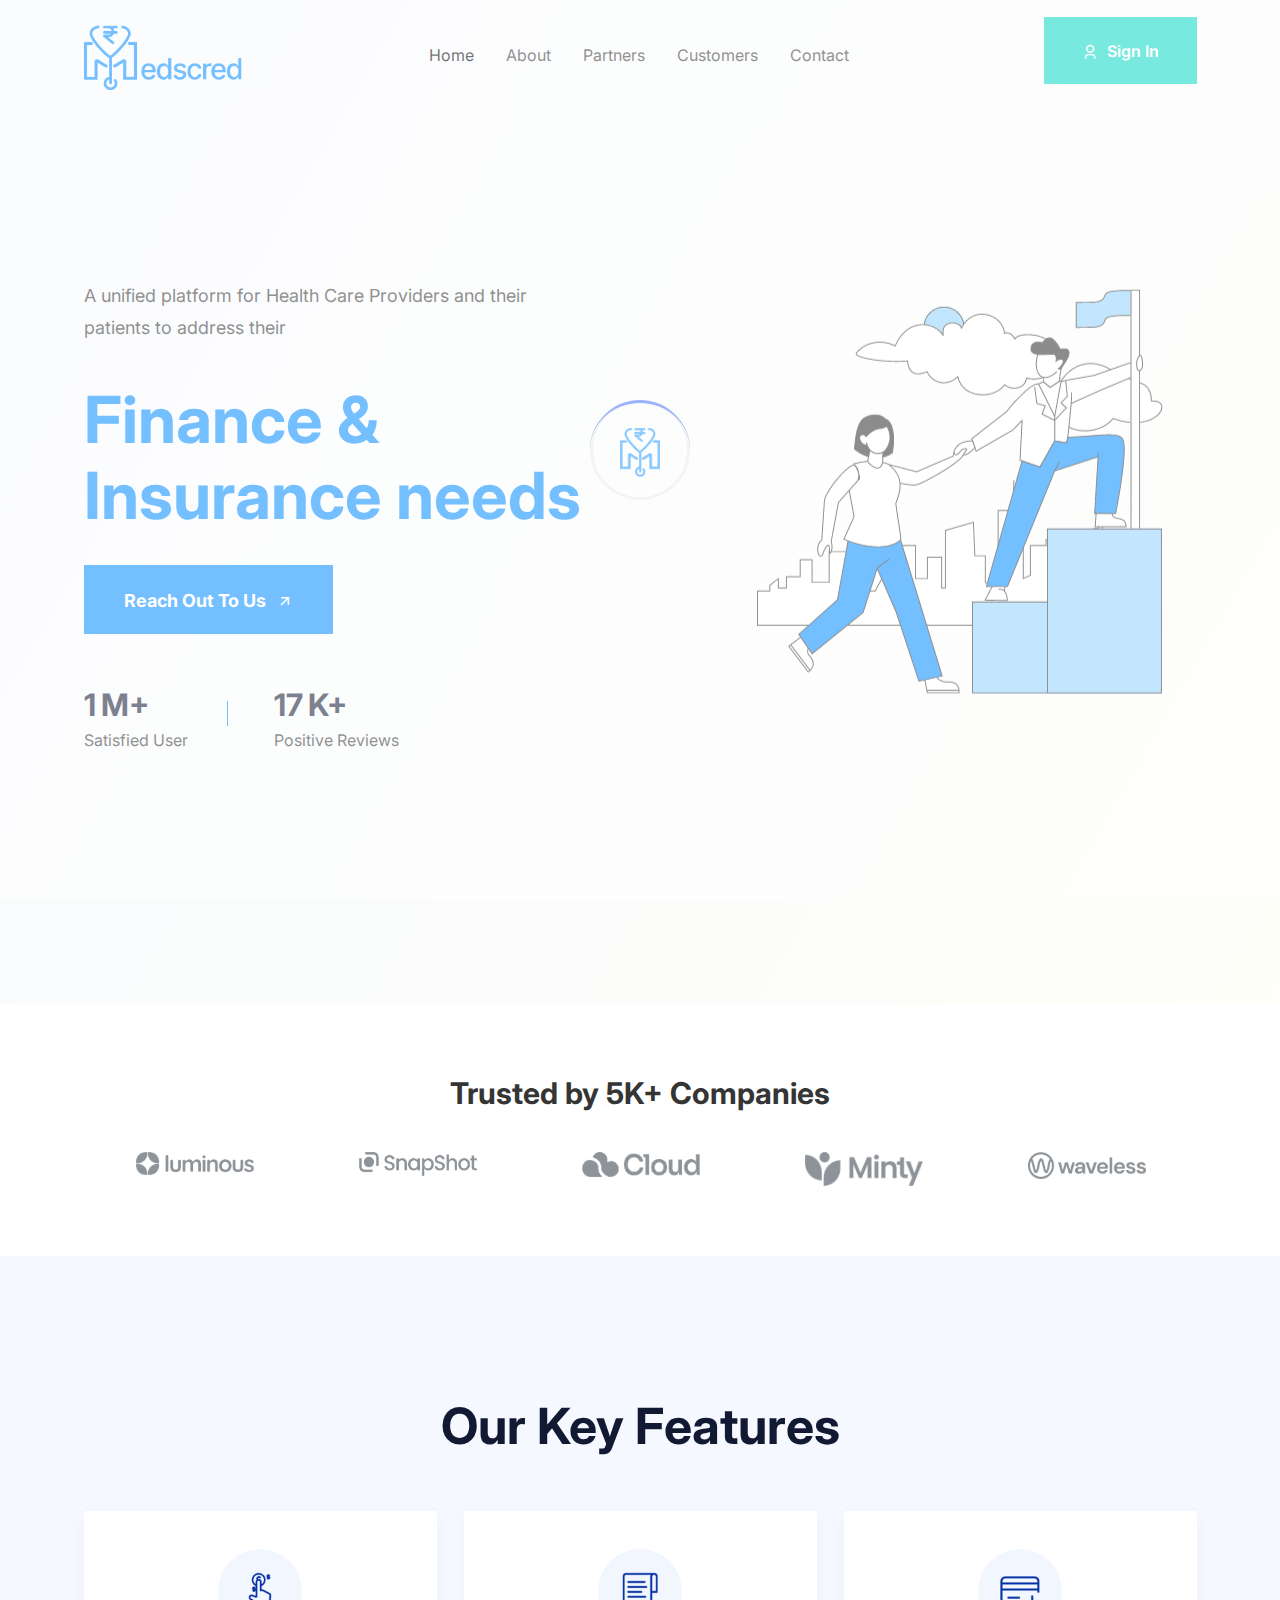
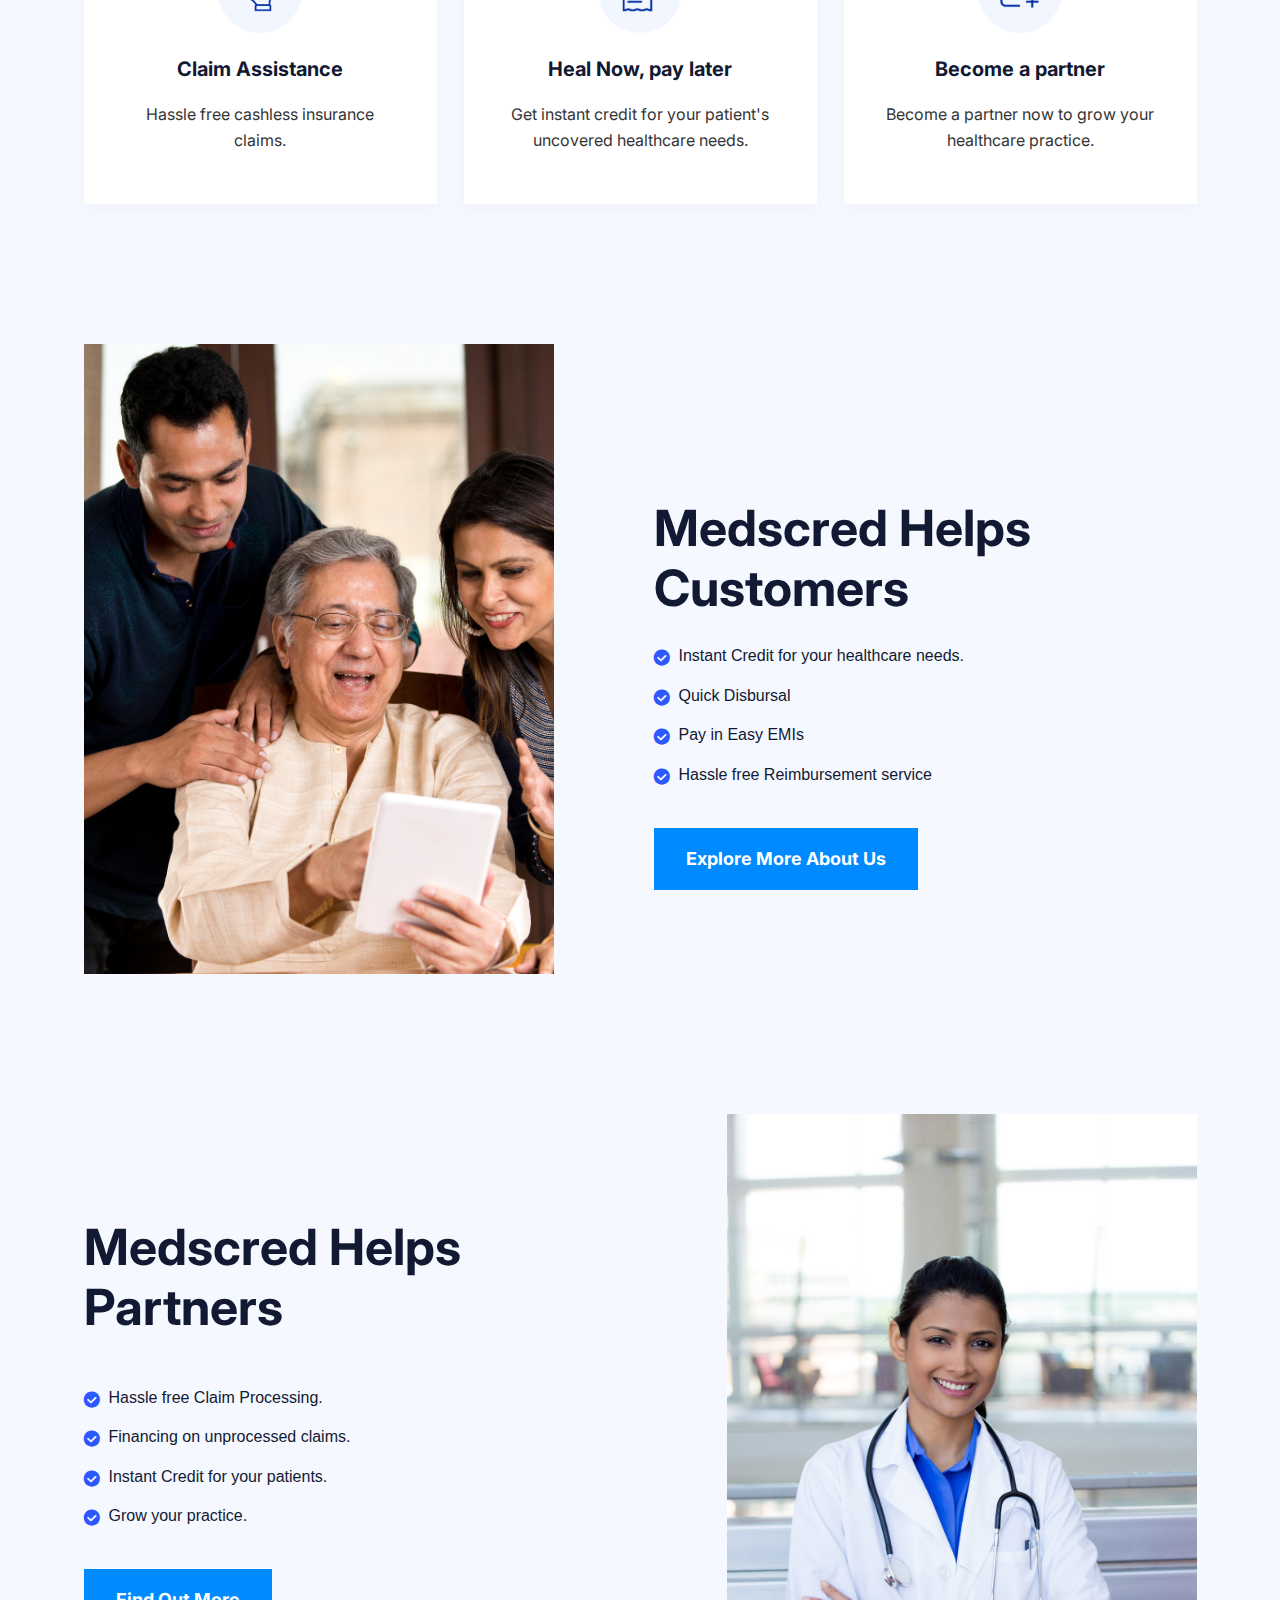
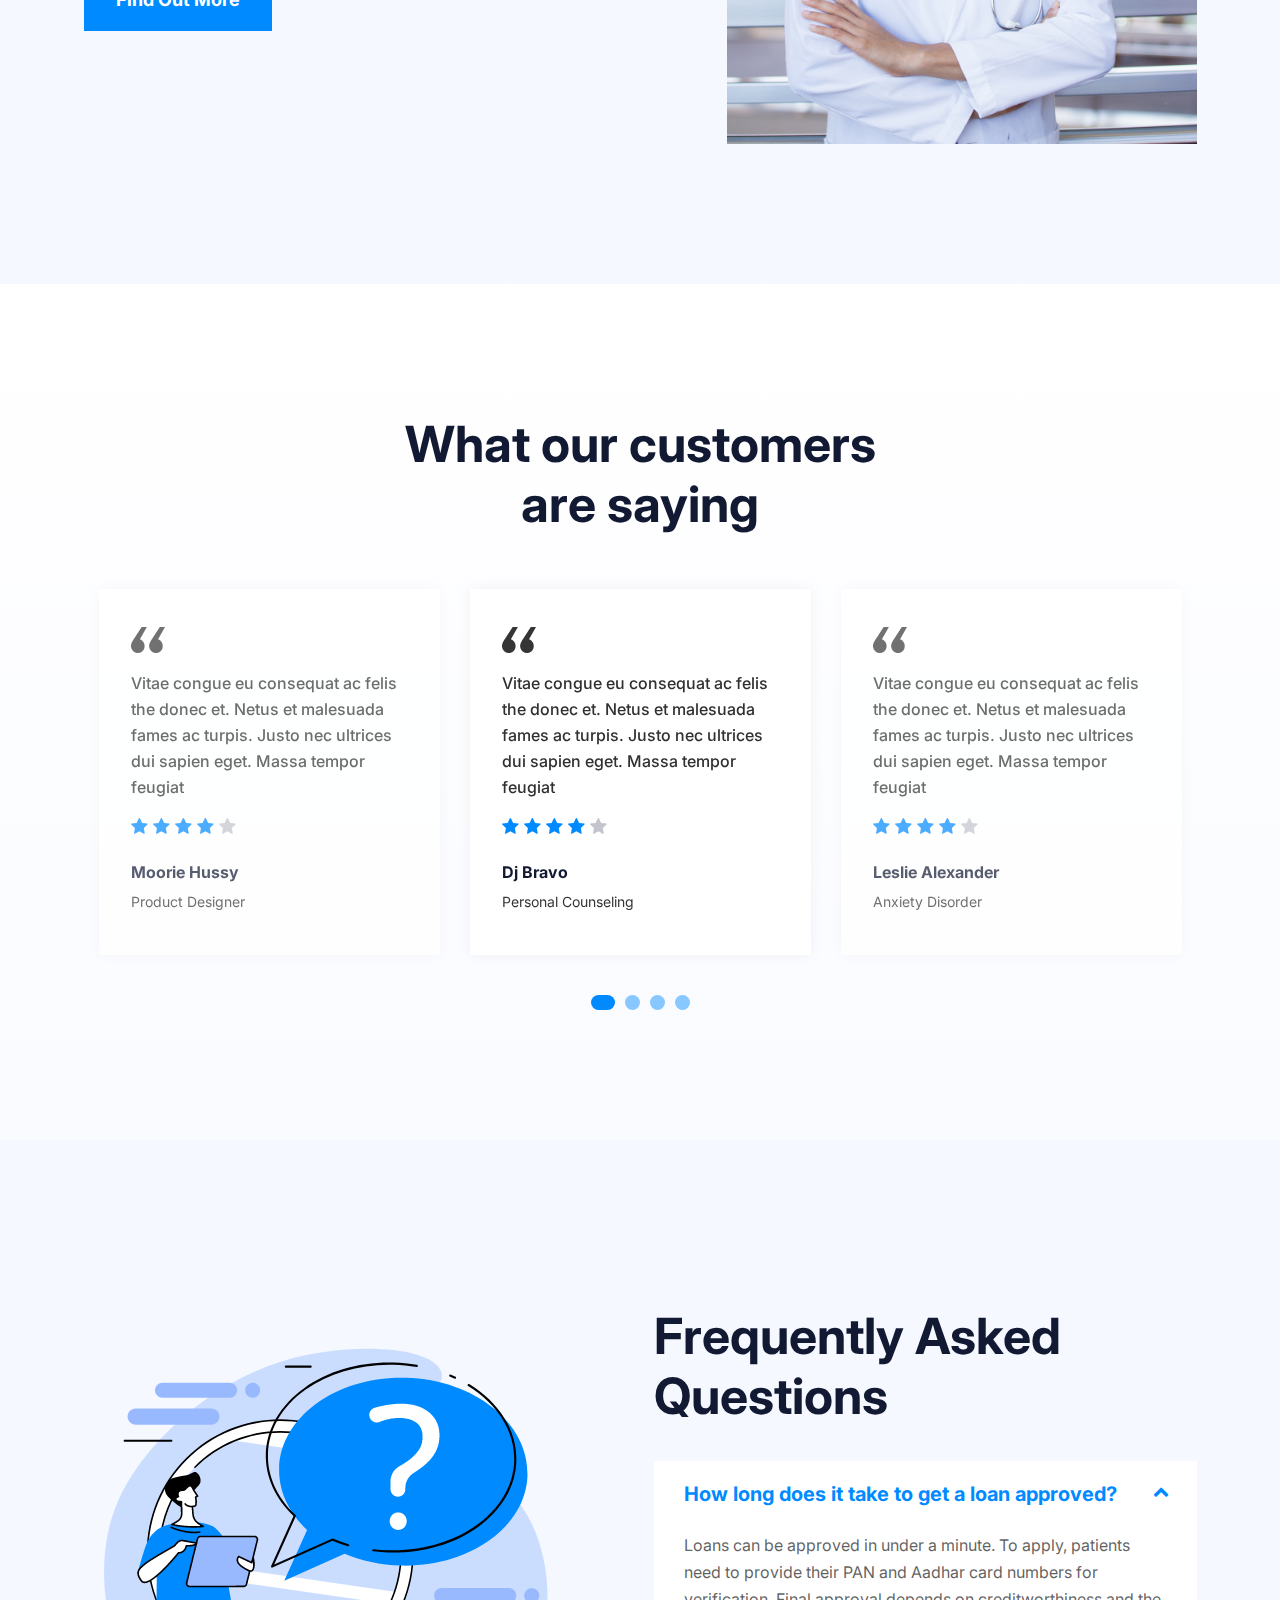
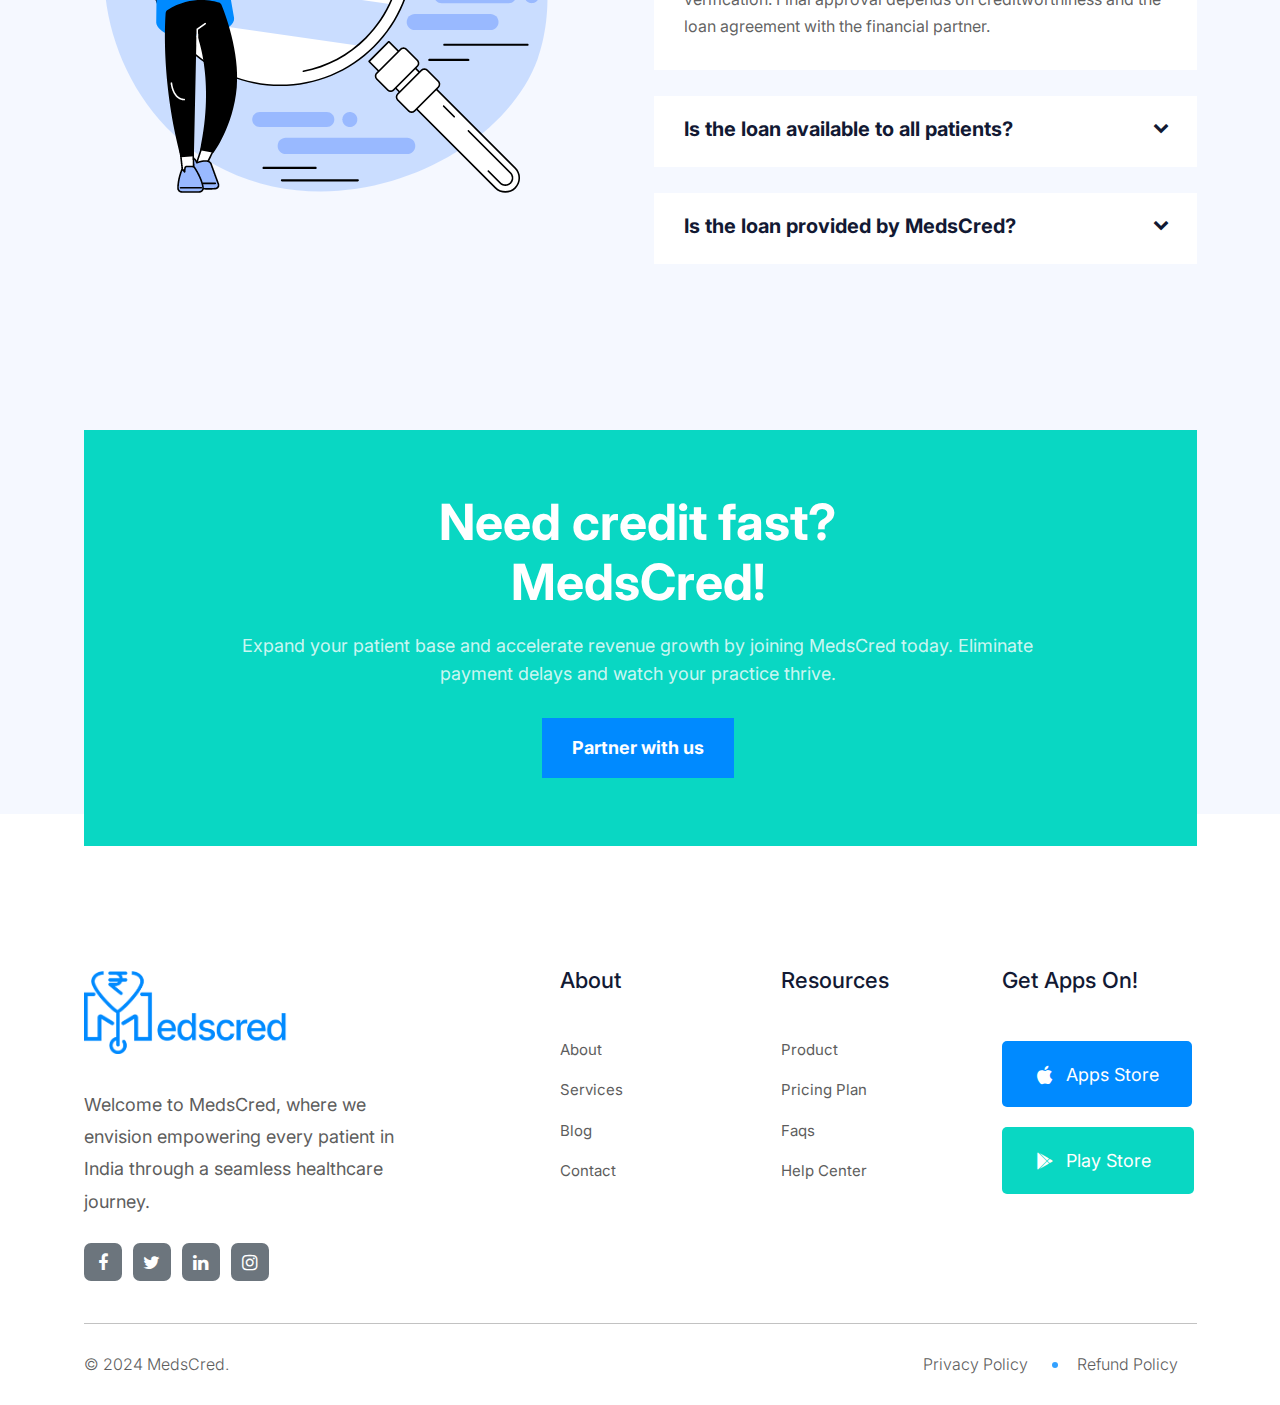
<file: index.html>
<!DOCTYPE html>
<html lang="zxx">

<head>
	<!-- meta tag -->
	<meta charset="utf-8">
	<title>Medscred | Healthcare Finance & Insurance Platform</title>
	<meta name="description" content="">
	<!-- responsive tag -->
	<meta http-equiv="x-ua-compatible" content="ie=edge">
	<meta name="viewport" content="width=device-width, initial-scale=1">
	<!-- favicon -->
	<link rel="apple-touch-icon" href="apple-touch-icon.html">

	<link rel="shortcut icon" type="image/x-icon" href="assets/images/fav.png">
	<!-- Bootstrap v4.4.1 css -->
	<link rel="stylesheet" type="text/css" href="assets/css/bootstrap.min.css">
	<!-- font-awesome css -->
	<link rel="stylesheet" type="text/css" href="assets/css/font-awesome.min.css">
	<!-- Remixicon css -->
	<link rel="stylesheet" type="text/css" href="assets/css/remixicon.css">
	<!-- flaticon css -->
	<link rel="stylesheet" type="text/css" href="assets/fonts/flaticon.css">
	<!-- animate css -->
	<link rel="stylesheet" type="text/css" href="assets/css/animate.css">
	<!-- slick css -->
	<link rel="stylesheet" type="text/css" href="assets/css/slick.css">
	<!-- off canvas css -->
	<link rel="stylesheet" type="text/css" href="assets/css/off-canvas.css">
	<!-- magnific popup css -->
	<link rel="stylesheet" type="text/css" href="assets/css/magnific-popup.css">
	<!-- Main Menu css -->
	<link rel="stylesheet" href="assets/css/rsmenu-main.css">
	<!-- spacing css -->
	<link rel="stylesheet" type="text/css" href="assets/css/rs-spacing.css">
	<!-- style css -->
	<link rel="stylesheet" type="text/css" href="style.css">
	<!-- This stylesheet dynamically changed from style.less -->
	<!-- responsive css -->
	<link rel="stylesheet" type="text/css" href="assets/css/responsive.css">

</head>

<body class="defult-home">

	<div class="offwrap"></div>

	<!--Preloader start here-->
	<div id="pre-load">
		<div id="loader" class="loader">
			<div class="loader-container">
				<div class="loader-icon"><img src="assets/images/fav.png" alt=""></div>
			</div>
		</div>
	</div>
	<!--Preloader area end here-->

	<!-- Main content Start -->
	<div class="main-content">

		<!--Full width header Start-->
		<div class="full-width-header">
			<!--Header Start-->
			<header id="rs-header" class="rs-header header-style2 header-transparent">
				<!-- Menu Start -->
				<div class="menu-area menu-sticky">
					<div class="container">
						<div class="row-table">
							<div class="col-cell header-logo">
								<div class="logo-area">
									<a href="index.html">
										<img class="normal-logo" width="160px" src="assets/images/logo/logo.png"
											alt="logo">
										<img class="sticky-logo" width="160px" src="assets/images/logo/logo.png"
											alt="logo">
									</a>
								</div>
							</div>
							<div class="col-cell">
								<div class="rs-menu-area">
									<div class="main-menu">
										<nav class="rs-menu hidden-md">
											<nav class="rs-menu hidden-md">
												<ul class="nav-menu">
													<li class="current-menu-item">
														<a href="index.html">Home</a>
													</li>
													<li class="">
														<a href="about.html">About</a>
													</li>
													<li class="">
														<a href="partners.html">Partners</a>
													</li>
													<li class="">
														<a href="customers.html">Customers</a>
													</li>
													<li class="last-item">
														<a href="contact.html">Contact</a>
													</li>
												</ul> <!-- //.nav-menu -->
											</nav> <!-- //.nav-menu -->
										</nav>
									</div> <!-- //.main-menu -->
								</div>
							</div>
							<div class="col-cell">
								<div class="expand-btn-inner">
									<ul>
										<li class="btn-signin">
											<a class="signin-button" href="contact-1.html">
												<span class="sign-text"><i class="ri-user-3-line"></i> Sign In </span>
											</a>
										</li>
										<li class="nav-link">
											<a id="nav-expander" class="nav-expander bar" href="#">
												<div class="bar">
													<span class="dot1"></span>
													<span class="dot2"></span>
													<span class="dot3"></span>
												</div>
											</a>
										</li>
									</ul>
								</div>
							</div>
						</div>
					</div>
				</div>
				<!-- Menu End -->

				<!-- Canvas Mobile Menu start -->
				<nav class="right_menu_togle mobile-navbar-menu" id="mobile-navbar-menu">
					<div class="close-btn">
						<a id="nav-close2" class="nav-close">
							<div class="line">
								<span class="line1"></span>
								<span class="line2"></span>
							</div>
						</a>
					</div>
					<ul class="nav-menu">
						<li class="menu-item-has-children current-menu-item">
							<a href="index.html">Home</a>
							<ul class="sub-menu">
								<li class="menu-item-has-children current-menu-item">
									<a href="#">Demo Homepages</a>
									<ul class="sub-menu">
										<li><a href="index.html">SEO Tools</a></li>
										<li><a href="index-2.html">Music Player Apps</a></li>
										<li><a href="index-3.html">Cloud Computing</a></li>
										<li><a href="index-4.html">Cyber Security</a></li>
										<li class="active"><a href="index-5.html">Payment Solution</a></li>
										<li><a href="index-6.html">HR Management</a></li>
										<li><a href="index-7.html">Scheduling</a></li>
										<li><a href="index-8.html">Ecommerce CRM Software</a></li>
									</ul>
								</li>
								<li class="menu-item-has-children">
									<a href="#">Demo Homepages</a>
									<ul class="sub-menu">
										<li><a href="index-9.html">Video Conference</a></li>
										<li><a href="index-10.html">UI Kit Landing Page</a></li>
										<li><a href="index-11.html">To-Do Apps</a></li>
										<li><a href="index-12.html">Smart Home Apps</a></li>
										<li><a href="index-13.html">Customer Support</a></li>
										<li><a href="index-14.html">Video Editor Apps</a></li>
										<li><a href="index-15.html">Wallet App</a></li>
									</ul>
								</li>
							</ul>
						</li>
						<li class="menu-item-has-children">
							<a href="#">About</a>
							<ul class="sub-menu">
								<li><a href="about-1.html">About 1</a></li>
								<li><a href="about-2.html">About 2</a></li>
								<li><a href="about-3.html">About 3</a></li>
							</ul>
						</li>
						<li class="menu-item-has-children">
							<a href="#">Pages</a>
							<ul class="sub-menu">
								<li class="last-item menu-item-has-children">
									<a href="#">Services</a>
									<ul class="sub-menu">
										<li><a href="services-1.html">Services 1</a></li>
										<li><a href="services-2.html">Services 2</a></li>
										<li><a href="services-details.html">Services Details</a></li>
									</ul>
								</li>
								<li><a href="testimonial.html">Testimonial</a></li>
								<li><a href="faqs.html">Faqs</a></li>
								<li><a href="price-plan.html">Price Plan</a></li>
								<li><a href="error-404.html">error 404</a></li>
							</ul>
						</li>
						<li class="menu-item-has-children">
							<a href="#">Blog</a>
							<ul class="sub-menu">
								<li><a href="blog.html">Blog</a></li>
								<li><a href="blog-details.html">Blog Details</a></li>
							</ul>
						</li>
						<li class="last-item menu-item-has-children">
							<a href="#">Contact</a>
							<ul class="sub-menu">
								<li><a href="contact-1.html">Contact 1</a></li>
								<li><a href="contact-2.html">Contact 2</a></li>
								<li><a href="contact-3.html">Contact 3</a></li>
								<li><a href="contact-4.html">Contact 4</a></li>
							</ul>
						</li>
					</ul> <!-- //.nav-menu -->
					<!-- //.nav-menu -->

					<!-- //.nav-menu -->
					<div class="canvas-contact">
						<ul>
							<li class="btn-signin">
								<a class="signin-button" href="contact-1.html">
									<span class="sign-text"><i class="ri-user-3-line"></i> Sign In </span>
								</a>
							</li>
							<li class="btn-quote">
								<a href="contact-1.html"><span class="btn-text"><i class="ri-download-line"></i>
										Download</span></a>
							</li>
						</ul>
					</div>
				</nav>
				<!-- Canvas Menu end -->
			</header>
			<!--Header End-->
		</div>
		<!--Full width header End-->

		<!-- Banner Start -->
		<div class="rs-banner banner-style3">
			<div class="container">
				<div class="row">
					<div class="col-lg-6 rs-banner-box2">
						<div class="content-wrap">
							<div class="description">
								<p>
									A unified platform for Health Care
									Providers and their patients to address their
								</p>
							</div>
							<h1 class="title">Finance & Insurance needs</h1>
							<ul class="banner-btn">
								<li>
									<a class="readon started blue-normal" href="contact.html">
										<span class="btn-text">Reach Out To Us</span>
										<i class="ri-arrow-right-up-line"></i>
									</a>
								</li>
								<!-- <li>
									<div class="rs-videos mt--10">
										<div class="animate-border intro-video">
											<a class="popup-border popup-videos"
												href="https://www.youtube.com/watch?v=FMvA5fyZ338">
												<span class="btn-text">Intro Video</span>
												<i class="ri-arrow-right-up-line"></i>
											</a>
										</div>
									</div>
								</li> -->
							</ul>
							<!-- Counter Start -->
							<div class="rs-counter counter-style1 counter-modify1 mt-45">
								<div class="row">
									<div class="col-lg-4 col-md-4 md-mb-30">
										<div class="rs-counter-list">
											<div class="counter-right-border"></div>
											<div class="count-text">
												<div class="count-number">
													<span class="rs-count">5</span>
													<span class="prefix">M+</span>
												</div>
												<span class="title">Satisfied User</span>
											</div>
										</div>
									</div>
									<div class="col-lg-4 col-md-4">
										<div class="rs-counter-list">
											<div class="count-text">
												<div class="count-number">
													<span class="rs-count">80</span>
													<span class="prefix">K+</span>
												</div>
												<span class="title">Positive Reviews</span>
											</div>
										</div>
									</div>
								</div>
							</div>
							<!-- Counter End -->
						</div>
					</div>
					<div class="col-lg-6 rs-banner-box1">
						<div class="bnr-images">
							<div class="main-img">
								<div class="woman-img">
									<img class="wow fadeInUp" src="assets/images/home-section-customer-4.png" alt="">
									<!-- <div class="circle">
										<img src="assets/images/banner/style3/circle.png" alt="">
									</div> -->
									<!-- <div class="animate-shape one">
										<img class="veritcal2" src="assets/images/home-arrow-1.png" alt="">
									</div> -->
									<!-- <div class="animate-shape three">
										<img class="horizontal2" src="assets/images/home-arrow-1.png" alt="">
									</div> -->
								</div>
							</div>
						</div>
					</div>
				</div>
			</div>
		</div>
		<!-- Banner End -->

		<!-- Partner Start -->
		<div class="rs-partner partner-style2 partner-modify1 pt-70 pb-70">
			<div class="container">
				<div class="sec-title text-center mb-40">
					<h3 class="title title3">
						Trusted by 5K+ Companies
					</h3>
				</div>
				<div class="slider partner-slide-1">
					<div class="partner-item">
						<div class="logo-img">
							<a href="https://rstheme.com/">
								<img class="mains-logos rs-grid-img " src="assets/images/partner/style1/1.png" title=""
									alt="">
							</a>
						</div>
					</div>
					<div class="partner-item">
						<div class="logo-img">
							<a href="https://rstheme.com/">
								<img class="mains-logos rs-grid-img " src="assets/images/partner/style1/2.png" title=""
									alt="">
							</a>
						</div>
					</div>
					<div class="partner-item">
						<div class="logo-img">
							<a href="https://rstheme.com/">
								<img class="mains-logos rs-grid-img " src="assets/images/partner/style1/3.png" title=""
									alt="">
							</a>
						</div>
					</div>
					<div class="partner-item">
						<div class="logo-img">
							<a href="https://rstheme.com/">
								<img class="mains-logos rs-grid-img " src="assets/images/partner/style1/4.png" title=""
									alt="">
							</a>
						</div>
					</div>
					<div class="partner-item">
						<div class="logo-img">
							<a href="https://rstheme.com/">
								<img class="mains-logos rs-grid-img " src="assets/images/partner/style1/5.png" title=""
									alt="">
							</a>
						</div>
					</div>
					<div class="partner-item">
						<div class="logo-img">
							<a href="https://rstheme.com/">
								<img class="mains-logos rs-grid-img " src="assets/images/partner/style1/1.png" title=""
									alt="">
							</a>
						</div>
					</div>
					<div class="partner-item">
						<div class="logo-img">
							<a href="https://rstheme.com/">
								<img class="mains-logos rs-grid-img " src="assets/images/partner/style1/2.png" title=""
									alt="">
							</a>
						</div>
					</div>
					<div class="partner-item">
						<div class="logo-img">
							<a href="https://rstheme.com/">
								<img class="mains-logos rs-grid-img " src="assets/images/partner/style1/3.png" title=""
									alt="">
							</a>
						</div>
					</div>
					<div class="partner-item">
						<div class="logo-img">
							<a href="https://rstheme.com/">
								<img class="mains-logos rs-grid-img " src="assets/images/partner/style1/4.png" title=""
									alt="">
							</a>
						</div>
					</div>
					<div class="partner-item">
						<div class="logo-img">
							<a href="https://rstheme.com/">
								<img class="mains-logos rs-grid-img " src="assets/images/partner/style1/5.png" title=""
									alt="">
							</a>
						</div>
					</div>
				</div>
			</div>
		</div>
		<!-- Partner End -->

		<!-- Services Section Start -->
		<div class="rs-services services-style2 gray-bg4 pt-140 pb-140 md-pt-80 md-pb-80">
			<div class="container">
				<div class="sec-title text-center mb-55 md-mb-35">
					<h2 class="title">
						Our Key Features
					</h2>
				</div>
				<div class="row">
					<div class="col-xl-4 col-md-6 xl-mb-30">
						<div class="services-item">
							<div class="services-wrap">
								<div class="services-icon">
									<img src="assets/images/services/style3/ser-1.png" alt="Images">
								</div>
								<div class="services-content">
									<h4 class="title"><a href="services-details.html">Claim Assistance</a></h4>
									<p class="services-txt">Hassle free cashless insurance <br> claims.</p>
								</div>
							</div>
						</div>
					</div>
					<div class="col-xl-4 col-md-6 xl-mb-30">
						<div class="services-item">
							<div class="services-wrap">
								<div class="services-icon">
									<img src="assets/images/services/style3/ser-2.png" alt="Images">
								</div>
								<div class="services-content">
									<h4 class="title"><a href="services-details.html">Heal Now, pay later</a></h4>
									<p class="services-txt">Get instant credit for your patient's uncovered healthcare
										needs.</p>
								</div>
							</div>
						</div>
					</div>
					<div class="col-xl-4 col-md-6 sm-mb-30">
						<div class="services-item">
							<div class="services-wrap">
								<div class="services-icon">
									<img src="assets/images/services/style3/ser-3.png" alt="Images">
								</div>
								<div class="services-content">
									<h4 class="title"><a href="services-details.html">Become a partner</a></h4>
									<p class="services-txt">Become a partner now to grow your healthcare practice.</p>
								</div>
							</div>
						</div>
					</div>
					<!-- <div class="col-xl-3 col-md-6">
			    			<div class="services-item">
			    				<div class="services-wrap">
				    				<div class="services-icon">
				    					<img src="assets/images/services/style3/ser-4.png" alt="Images">
				    				</div>
				    				<div class="services-content">
				    					<h4 class="title"><a href="services-details.html">Get daily rewards</a></h4>
				    					<p class="services-txt">Ac orci phasellus egestas tellus rutrum duis the intro</p>
				    				</div>
			    				</div>
			    			</div>
			    		</div> -->
				</div>
			</div>
			<!-- Features Start -->
			<div class="rs-feature feature-style2 pt-140 md-pt-80">
				<div class="container">
					<div class="row y-middle">
						<div class="col-lg-6">
							<div class="feature-main">
								<img src="assets/images/home-section-customer.png" alt="Images">
								<!-- <div class="multi-img one">
									<img class="horizontal3" src="assets/images/feature/style2/card1.png" alt="Images">
								</div> -->
							</div>
						</div>
						<div class="col-lg-6 p-50">
							<div class="sec-title mt-80">
								<h3 class="title pb-25">
									Medscred Helps Customers
								</h3>
								<p class="desc">
								<ul class="check-lists">
									<li class="list-item">
										<span class="icon-list-icon">
											<i class="fa fa-check-circle"></i>
										</span>
										<span class="list-text">Instant Credit for your healthcare needs.</span>
									</li>
									<li class="list-item">
										<span class="icon-list-icon">
											<i class="fa fa-check-circle"></i>
										</span>
										<span class="list-text">Quick Disbursal</span>
									</li>
									<li class="list-item">
										<span class="icon-list-icon">
											<i class="fa fa-check-circle"></i>
										</span>
										<span class="list-text">Pay in Easy EMIs</span>
									</li>
									<li class="list-item">
										<span class="icon-list-icon">
											<i class="fa fa-check-circle"></i>
										</span>
										<span class="list-text">Hassle free Reimbursement service</span>
									</li>
								</ul>
								</p>
								<div class="btn-part mt-35">
									<a class="readon started blue-normal get-free" href="about.html">
										<span class="btn-text">Explore More About Us</span>
									</a>
								</div>
							</div>
						</div>
					</div>
					<div class="features-manage pt-140 md-pt-70">
						<div class="row y-middle">
							<div class="col-lg-6 md-mb-50">
								<div class="sec-title">
									<h2 class="title pb-25">
										Medscred Helps Partners
									</h2>
									<p class="desc pb-23">
									<ul class="check-lists">
										<li class="list-item">
											<span class="icon-list-icon">
												<i class="fa fa-check-circle"></i>
											</span>
											<span class="list-text">Hassle free Claim Processing.</span>
										</li>
										<li class="list-item">
											<span class="icon-list-icon">
												<i class="fa fa-check-circle"></i>
											</span>
											<span class="list-text">Financing on unprocessed claims.</span>
										</li>
										<li class="list-item">
											<span class="icon-list-icon">
												<i class="fa fa-check-circle"></i>
											</span>
											<span class="list-text">Instant Credit for your patients.</span>
										</li>
										<li class="list-item">
											<span class="icon-list-icon">
												<i class="fa fa-check-circle"></i>
											</span>
											<span class="list-text">Grow your practice.</span>
										</li>
									</ul>
									</p>
									<div class="btn-part mt-35">
										<a class="readon started blue-normal get-free" href="about.html">
											<span class="btn-text">Find Out More</span>
										</a>
									</div>
								</div>
							</div>
							<div class="col-lg-6">
								<div class="feature-main text-right">
									<img src="assets/images/home-section-customer-2.png" alt="Images">
									<!-- <div class="multi-img two">
										<img class="horizontal3" src="assets/images/feature/style2/shape-1.png"
											alt="Images">
									</div>
									<div class="multi-img three">
										<img class="horizontal4" src="assets/images/feature/style2/shape-2.png"
											alt="Images">
									</div> -->
								</div>
							</div>
						</div>
					</div>
				</div>
			</div>
			<!-- Features End -->
		</div>
		<!-- Services Section End -->

		<!-- Testimonial Section End -->
		<div class="rs-testimonial testimonial-style2 testimonial-modify2 gray-bg5 pt-130 pb-170 md-pt-80 md-pb-120">
			<div class="container custom4">
				<div class="sec-title text-center mb-45">
					<h2 class="title">
						What our customers<br>
						are saying
					</h2>
				</div>
				<div class="slider testi-slide-1">
					<div class="testi-item">
						<div class="item-content">
							<span>
								<img class="normal-logo" src="assets/images/testimonial/style1/quote-1.png"
									alt="Testimonial">
								<img class="hover-logo" src="assets/images/testimonial/style1/quote-4.png"
									alt="Testimonial">
							</span>
							<p>Vitae congue eu consequat ac felis the donec et. Netus et malesuada fames ac turpis.
								Justo nec ultrices dui sapien eget. Massa tempor feugiat</p>
						</div>
						<div class="testi-content">
							<div class="rattings">
								<i class="fa fa-star"></i>
								<i class="fa fa-star"></i>
								<i class="fa fa-star"></i>
								<i class="fa fa-star"></i>
								<i class="fa fa-star star-color"></i>
							</div>
							<div class="testi-information">
								<div class="testi-name">Dj Bravo</div>
								<span class="testi-title">Personal Counseling</span>
							</div>
						</div>
					</div>
					<div class="testi-item">
						<div class="item-content">
							<span>
								<img class="normal-logo" src="assets/images/testimonial/style1/quote-1.png"
									alt="Testimonial">
								<img class="hover-logo" src="assets/images/testimonial/style1/quote-4.png"
									alt="Testimonial">
							</span>
							<p>Vitae congue eu consequat ac felis the donec et. Netus et malesuada fames ac turpis.
								Justo nec ultrices dui sapien eget. Massa tempor feugiat</p>
						</div>
						<div class="testi-content">
							<div class="rattings">
								<i class="fa fa-star"></i>
								<i class="fa fa-star"></i>
								<i class="fa fa-star"></i>
								<i class="fa fa-star"></i>
								<i class="fa fa-star star-color"></i>
							</div>
							<div class="testi-information">
								<div class="testi-name">Leslie Alexander</div>
								<span class="testi-title">Anxiety Disorder</span>
							</div>
						</div>
					</div>
					<div class="testi-item">
						<div class="item-content">
							<span>
								<img class="normal-logo" src="assets/images/testimonial/style1/quote-1.png"
									alt="Testimonial">
								<img class="hover-logo" src="assets/images/testimonial/style1/quote-4.png"
									alt="Testimonial">
							</span>
							<p>Vitae congue eu consequat ac felis the donec et. Netus et malesuada fames ac turpis.
								Justo nec ultrices dui sapien eget. Massa tempor feugiat</p>
						</div>
						<div class="testi-content">
							<div class="rattings">
								<i class="fa fa-star"></i>
								<i class="fa fa-star"></i>
								<i class="fa fa-star"></i>
								<i class="fa fa-star"></i>
								<i class="fa fa-star star-color"></i>
							</div>
							<div class="testi-information">
								<div class="testi-name">Moorie Hussy</div>
								<span class="testi-title">Product Designer</span>
							</div>
						</div>
					</div>
					<div class="testi-item">
						<div class="item-content">
							<span>
								<img class="normal-logo" src="assets/images/testimonial/style1/quote-1.png"
									alt="Testimonial">
								<img class="hover-logo" src="assets/images/testimonial/style1/quote-4.png"
									alt="Testimonial">
							</span>
							<p>Vitae congue eu consequat ac felis the donec et. Netus et malesuada fames ac turpis.
								Justo nec ultrices dui sapien eget. Massa tempor feugiat</p>
						</div>
						<div class="testi-content">
							<div class="rattings">
								<i class="fa fa-star"></i>
								<i class="fa fa-star"></i>
								<i class="fa fa-star"></i>
								<i class="fa fa-star"></i>
								<i class="fa fa-star star-color"></i>
							</div>
							<div class="testi-information">
								<div class="testi-name">Moorie Hussy</div>
								<span class="testi-title">Product Designer</span>
							</div>
						</div>
					</div>
				</div>
			</div>
		</div>
		<!-- Testimonial Section End -->

		<!-- Faq Section Start -->
		<div class="rs-faq faq-style2 gray-bg4 pt-130 md-pt-80">
			<div class="container">
				<div class="row y-middle">
					<div class="col-lg-6 md-mb-50">
						<div class="faq-img">
							<img src="assets/images/home-section-customer-3.png" alt="">
						</div>
					</div>
					<div class="col-lg-6">
						<div class="sec-title mb-35">
							<h2 class="title">
								Frequently Asked Questions
							</h2>
						</div>
						<div class="faq-content">
							<div id="accordion" class="accordion">
								<div class="card">
									<div class="card-header">
										<a class="card-link" href="#" data-bs-toggle="collapse"
											data-bs-target="#collapseOne" aria-expanded="true">How long does it take to
											get a loan approved?</a>
									</div>
									<div id="collapseOne" class="collapse show" data-bs-parent="#accordion">
										<div class="card-body">
											Loans can be approved in under a minute. To apply, patients need to provide
											their PAN and Aadhar card numbers for
											verification. Final approval depends on creditworthiness and the loan
											agreement with the financial partner.
										</div>
									</div>
								</div>
								<div class="card">
									<div class="card-header">
										<a class="card-link collapsed" href="#" data-bs-toggle="collapse"
											data-bs-target="#collapseTwo" aria-expanded="false">Is the loan available to
											all patients?</a>
									</div>
									<div id="collapseTwo" class="collapse" data-bs-parent="#accordion" style="">
										<div class="card-body">
											Loan eligibility is determined by the financial institution partner after
											verifying PAN and Aadhar details.
										</div>
									</div>
								</div>
								<div class="card">
									<div class="card-header">
										<a class="card-link collapsed" href="#" data-bs-toggle="collapse"
											data-bs-target="#collapseThree" aria-expanded="false">Is the loan provided
											by MedsCred?</a>
									</div>
									<div id="collapseThree" class="collapse" data-bs-parent="#accordion" style="">
										<div class="card-body">
											We collaborate with multiple RBI-registered financial institutions and NBFCs
											to provide credit options for your
											patients.
										</div>
									</div>
								</div>
							</div>
						</div>
					</div>
				</div>
			</div>
			<!-- Cta Start -->
			<div class="rs-cta cta-style2 cta-modify2 ">
				<div class="container custom5">
					<div class="cta-wrap " style="margin-bottom: 140px;background-color:#09D7C3;background-image:none">
						<div class="sec-title text-center">
							<h2 class="title white-color pb-20">
								Need credit fast?<br> MedsCred!
							</h2>
							<p class="desc desc3">
								Expand your patient base and accelerate revenue growth by joining MedsCred today.
								Eliminate payment delays and watch
								your practice thrive.
							</p>
							<div class="btn-part mt-30">
								<a class="readon started blue-normal try-btn" href="partners.html"
									style="background-color: #008AFF;">
									<span class="btn-text" style="color:#fff">Partner with us</span>
								</a>
							</div>
						</div>
					</div>
				</div>
			</div>
			<!-- Cta End -->
		</div>
		<!-- Faq Section End -->
	</div>
	<!-- Main content End -->

	<!-- Footer Start -->
	<footer id="rs-footer" class="rs-footer footer-main-home footer-modify3">
		<div class="container">
			<div class="footer-top">
				<div class="row">
					<div class="col-lg-4 md-mb-20">
						<div class="footer-logo">
							<a href="index.html"><img src="assets/images/logo/logo.png" alt=""></a>
						</div>
						<p class="widget-desc">Welcome to MedsCred, where we envision empowering every patient in India
							through a seamless healthcare journey.</p>
						<ul class="footer-social md-mb-30">
							<li><a href="#"><i class="fa fa-facebook"></i></a></li>
							<li><a href="#"><i class="fa fa-twitter"></i></a></li>
							<li><a href="#"><i class="fa fa-linkedin"></i></a></li>
							<li><a href="#"><i class="fa fa-instagram"></i></a></li>
						</ul>
					</div>
					<div class="col-lg-8 pl-110 md-pl-15">
						<div class="row">
							<div class="col-lg-4 md-mb-10">
								<h3 class="footer-title">About</h3>
								<ul class="site-map">
									<li><a href="about-1.html">About</a></li>
									<li><a href="services-details-2.html">Services</a></li>
									<li><a href="blog.html">Blog</a></li>
									<li><a href="contact-1.html">Contact</a></li>
								</ul>
							</div>
							<div class="col-lg-4 md-mb-10">
								<h3 class="footer-title">Resources</h3>
								<ul class="site-map">
									<li><a href="#">Product</a></li>
									<li><a href="price-plan-2.html">Pricing Plan</a></li>
									<li><a href="faqs.html">Faqs</a></li>
									<li><a href="#">Help Center</a></li>
								</ul>
							</div>
							<div class="col-lg-4">
								<h3 class="footer-title">Get apps On!</h3>
								<ul class="textwidget-btn">
									<li>
										<a class="footer-btn" href="#">
											<i class="ri-apple-fill"></i> Apps Store
										</a>
									</li>
									<li>
										<a class="footer-btn footer-dark" href="#">
											<i class="ri-google-play-fill"></i> Play Store
										</a>
									</li>
								</ul>
							</div>
						</div>
					</div>
				</div>
			</div>
		</div>
		<div class="footer-bottom">
			<div class="container">
				<div class="bottom-border">
					<div class="row y-middle">
						<div class="col-lg-6 md-mb-10 text-lg-end text-center order-last">
							<ul class="copy-right-menu">
								<li><a href="#">Privacy Policy</a></li>
								<li><a href="#">Refund Policy</a></li>
							</ul>
						</div>
						<div class="col-lg-6">
							<div class="copyright text-lg-start text-center">
								<p>© 2024 MedsCred.</p>
							</div>
						</div>
					</div>
				</div>
			</div>
		</div>
	</footer>
	<!-- Footer End -->

	<!-- start scrollUp  -->
	<div id="scrollUp" class="blue-color">
		<i class="fa fa-angle-up"></i>
	</div>
	<!-- End scrollUp  -->

	<!-- Search Modal Start -->
	<div aria-hidden="true" class="modal fade search-modal" role="dialog" tabindex="-1">
		<div class="modal-dialog modal-dialog-centered">
			<div class="modal-content">
				<div class="search-block clearfix">
					<form>
						<div class="form-group">
							<input class="form-control" placeholder="Search Here..." type="text">
						</div>
					</form>
				</div>
			</div>
		</div>
	</div>
	<!-- Search Modal End -->

	<!-- modernizr js -->
	<script src="assets/js/modernizr-2.8.3.min.js"></script>
	<!-- jquery latest version -->
	<script src="assets/js/jquery.min.js"></script>
	<!-- Bootstrap v4.4.1 js -->
	<script src="assets/js/bootstrap.min.js"></script>
	<!-- op nav js -->
	<script src="assets/js/jquery.nav.js"></script>
	<!-- wow js -->
	<script src="assets/js/wow.min.js"></script>
	<!-- Skill bar js -->
	<script src="assets/js/skill.bars.jquery.js"></script>
	<!-- imagesloaded js -->
	<script src="assets/js/imagesloaded.pkgd.min.js"></script>
	<!-- Slick js -->
	<script src="assets/js/slick.min.js"></script>
	<!-- waypoints.min js -->
	<script src="assets/js/waypoints.min.js"></script>
	<!-- magnific popup js -->
	<script src="assets/js/jquery.magnific-popup.min.js"></script>
	<!-- Tilt js popup js -->
	<script src="assets/js/tilt.jquery.min.js"></script>
	<!-- counterup.min js -->
	<script src="assets/js/jquery.counterup.min.js"></script>
	<!-- contact form js -->
	<script src="assets/js/contact.form.js"></script>
	<!-- main js -->
	<script src="assets/js/main.js"></script>
</body>

<!-- Mirrored from rstheme.com/products/html/sasco/index-5.html by HTTrack Website Copier/3.x [XR&CO'2014], Mon, 17 Jun 2024 15:51:01 GMT -->

</html>
</file>
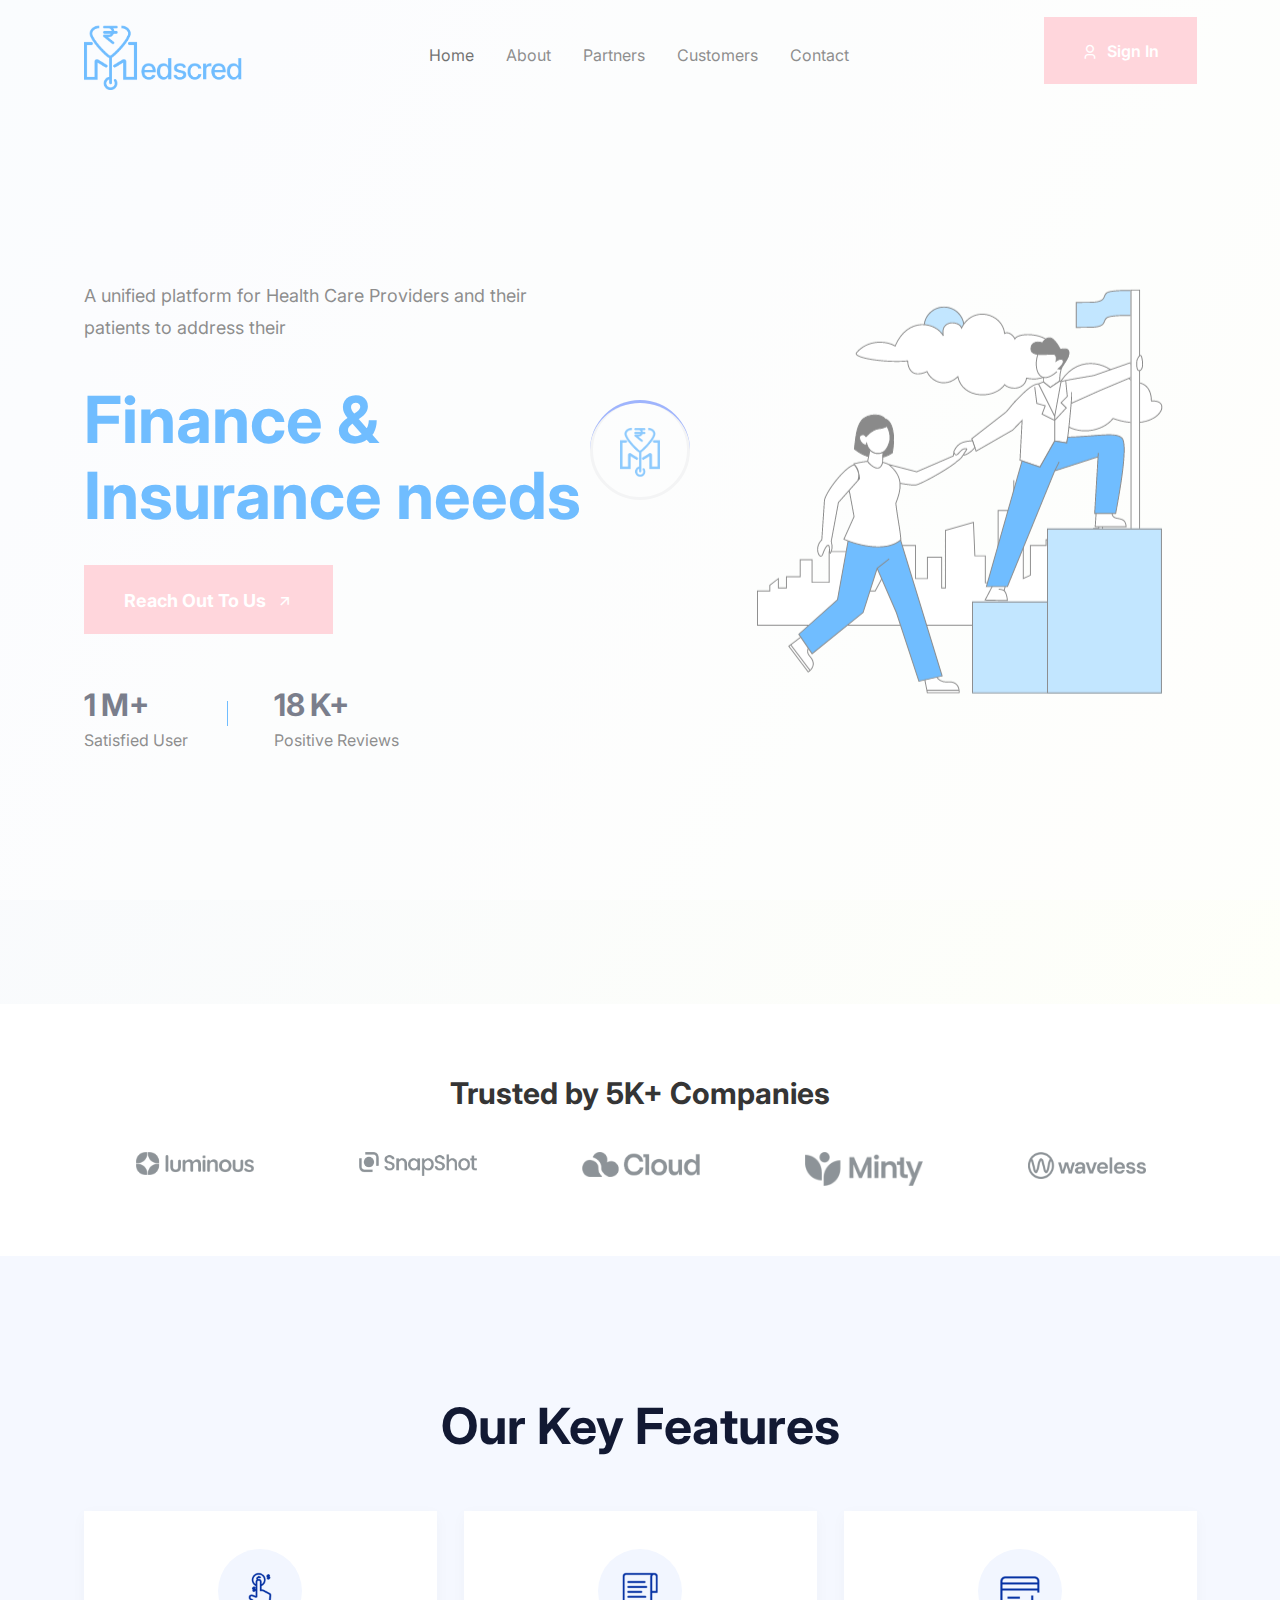
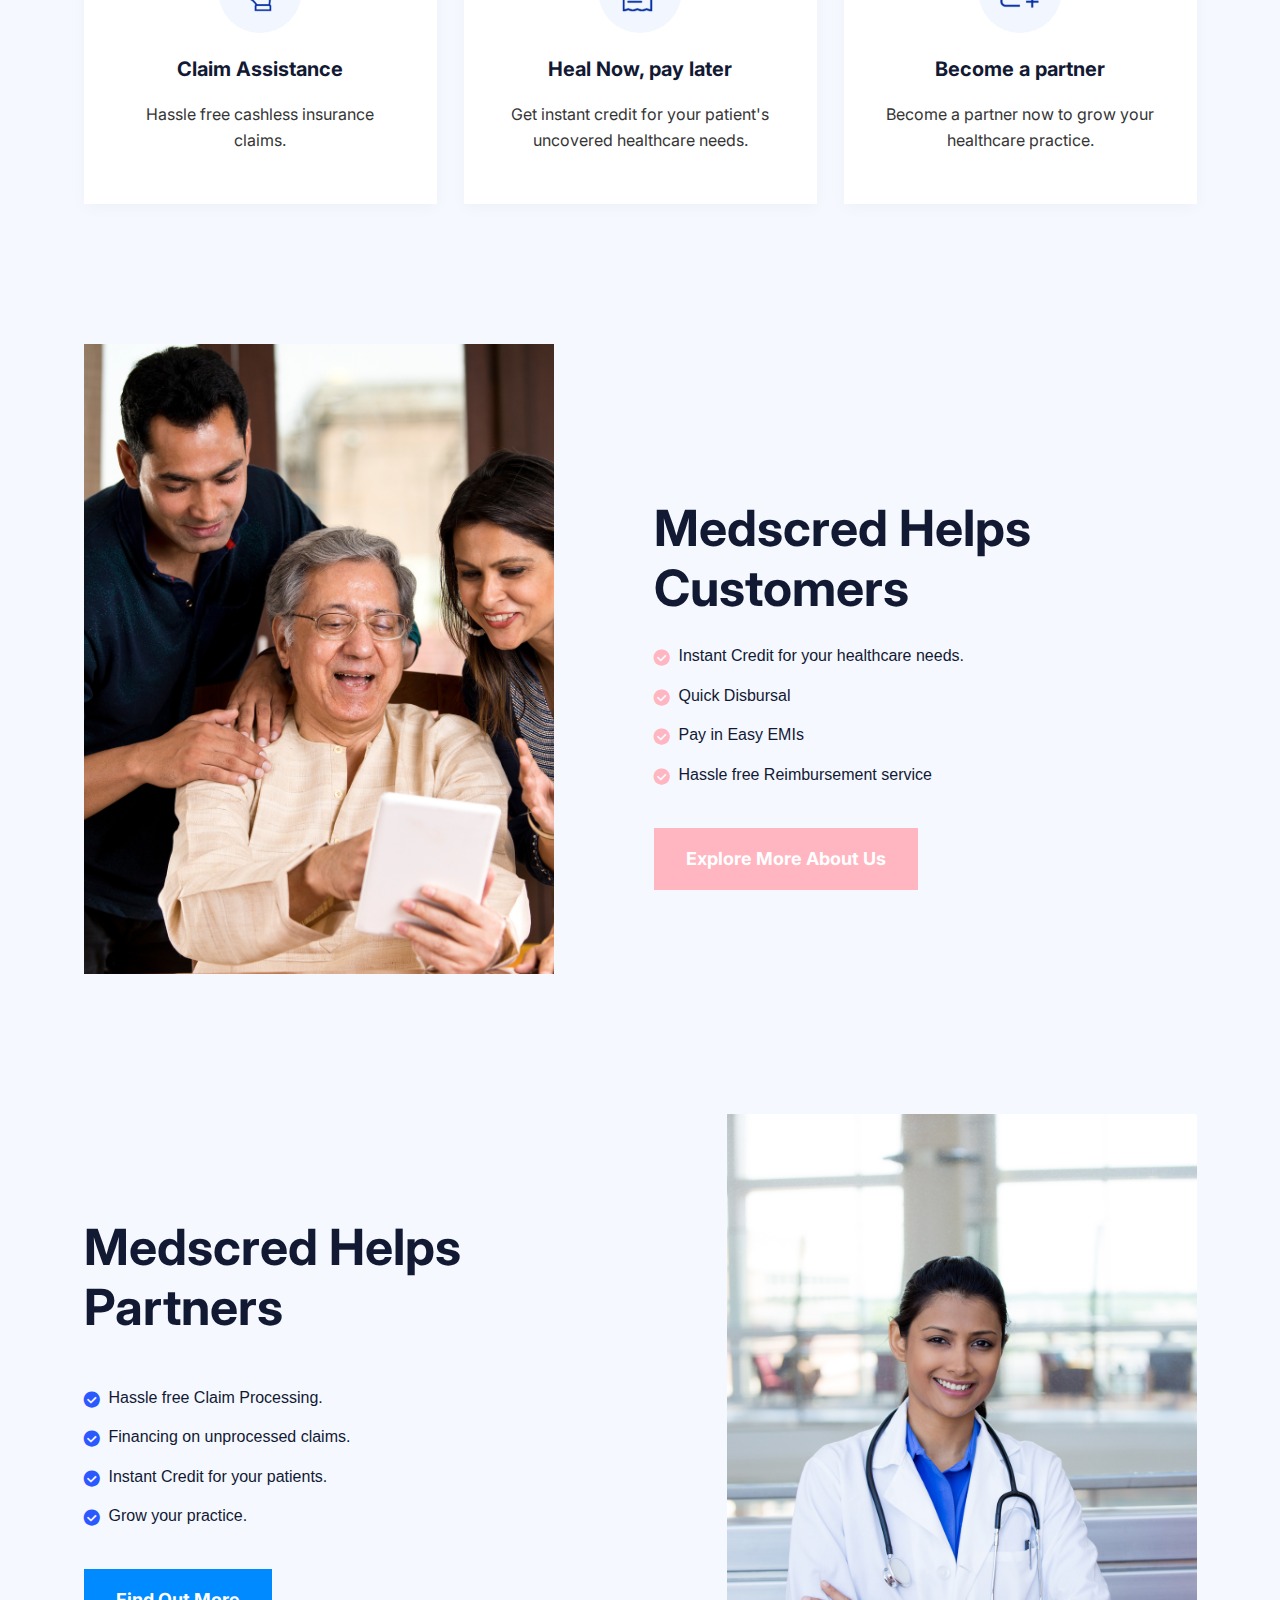
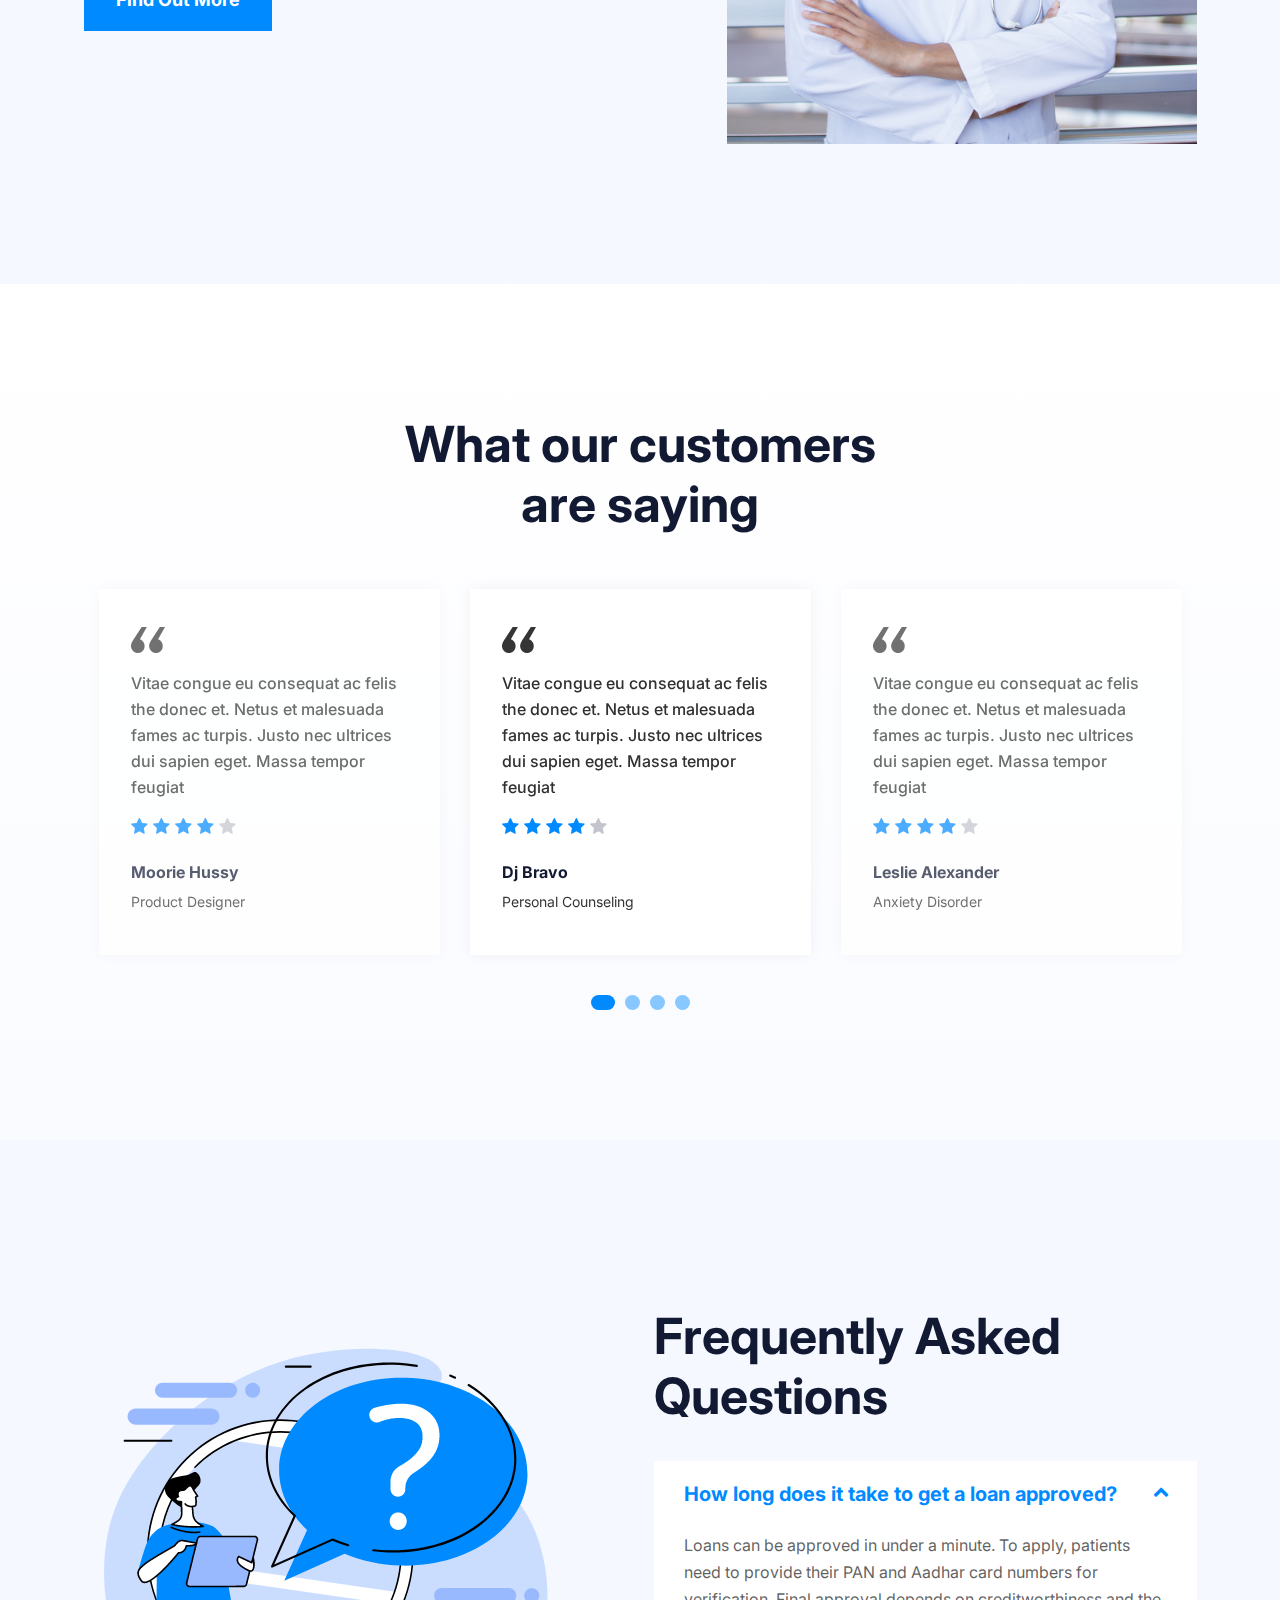
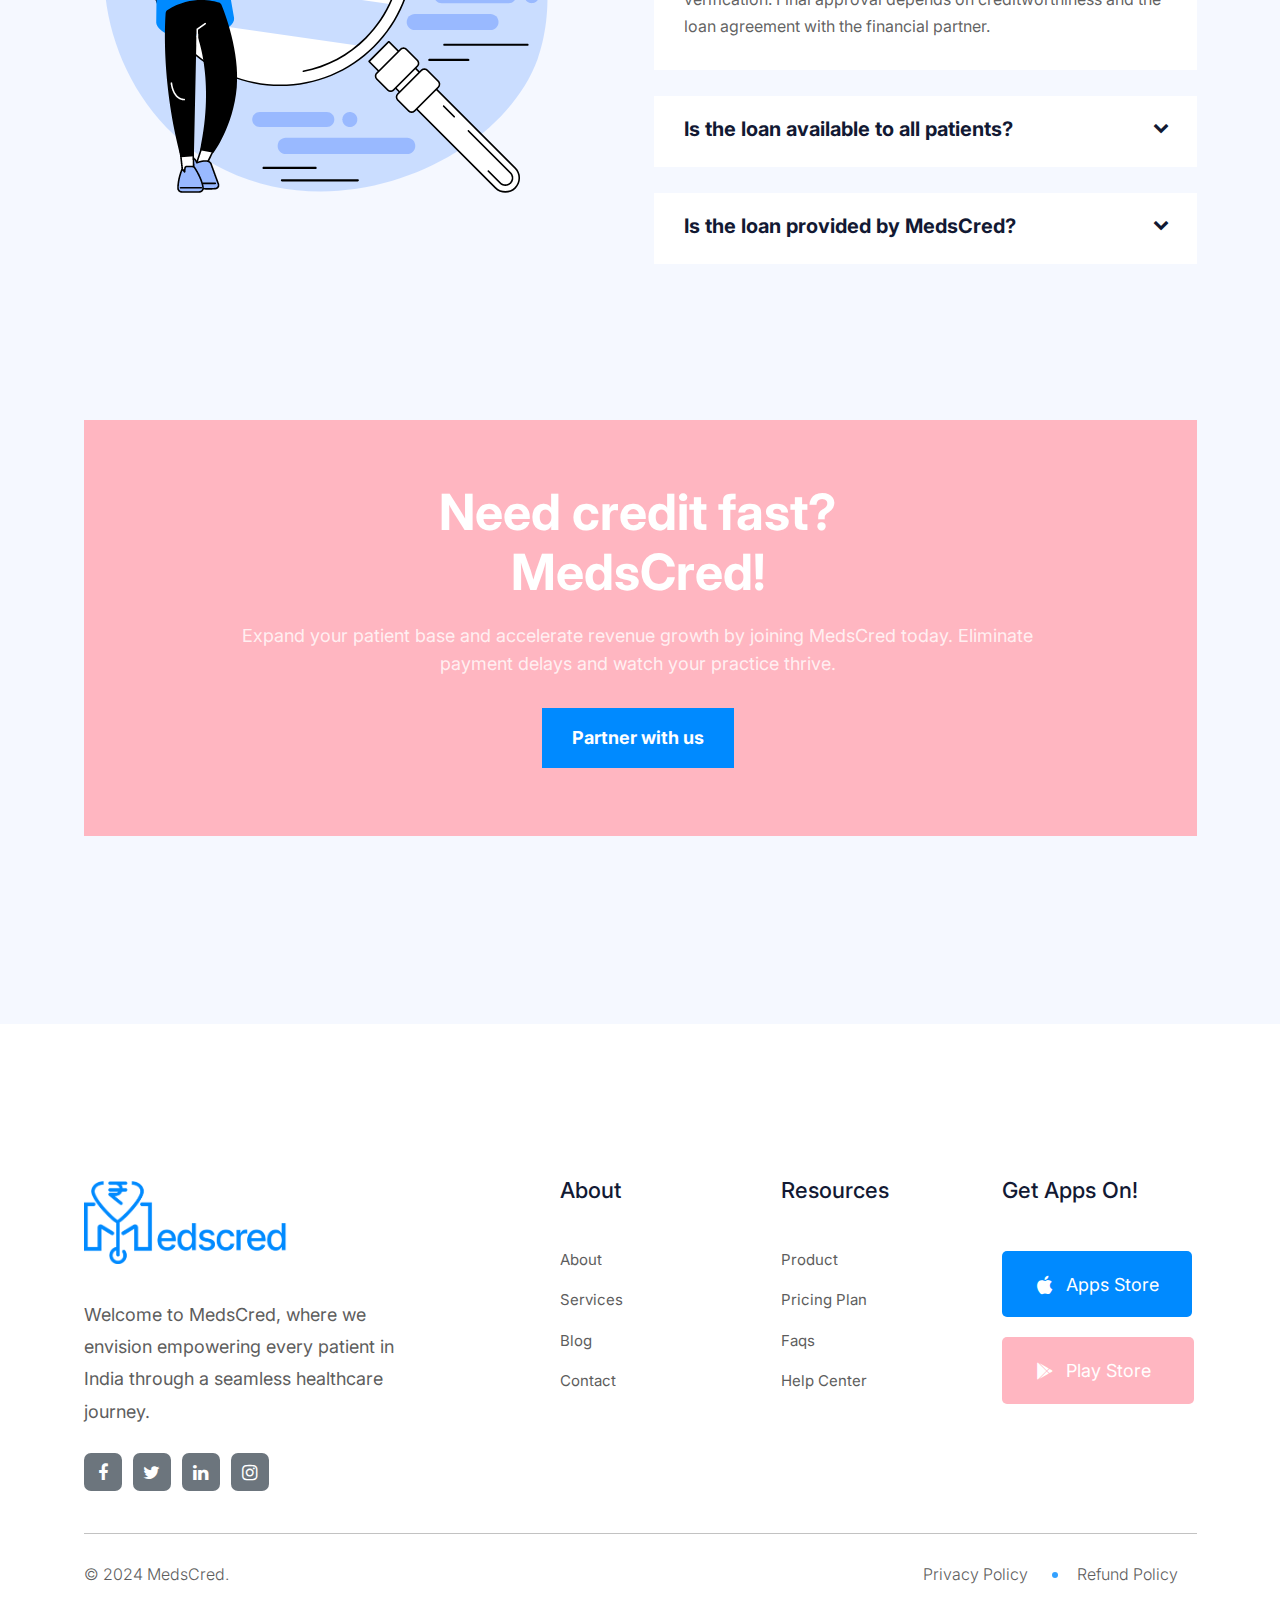
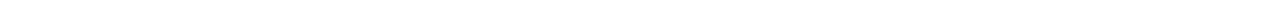
<file: index-2.html>
<!DOCTYPE html>
<html lang="zxx">

<head>
	<!-- meta tag -->
	<meta charset="utf-8">
	<title>Medscred | Healthcare Finance & Insurance Platform</title>
	<meta name="description" content="">
	<!-- responsive tag -->
	<meta http-equiv="x-ua-compatible" content="ie=edge">
	<meta name="viewport" content="width=device-width, initial-scale=1">
	<!-- favicon -->
	<link rel="apple-touch-icon" href="apple-touch-icon.html">

	<link rel="shortcut icon" type="image/x-icon" href="assets/images/fav.png">
	<!-- Bootstrap v4.4.1 css -->
	<link rel="stylesheet" type="text/css" href="assets/css/bootstrap.min.css">
	<!-- font-awesome css -->
	<link rel="stylesheet" type="text/css" href="assets/css/font-awesome.min.css">
	<!-- Remixicon css -->
	<link rel="stylesheet" type="text/css" href="assets/css/remixicon.css">
	<!-- flaticon css -->
	<link rel="stylesheet" type="text/css" href="assets/fonts/flaticon.css">
	<!-- animate css -->
	<link rel="stylesheet" type="text/css" href="assets/css/animate.css">
	<!-- slick css -->
	<link rel="stylesheet" type="text/css" href="assets/css/slick.css">
	<!-- off canvas css -->
	<link rel="stylesheet" type="text/css" href="assets/css/off-canvas.css">
	<!-- magnific popup css -->
	<link rel="stylesheet" type="text/css" href="assets/css/magnific-popup.css">
	<!-- Main Menu css -->
	<link rel="stylesheet" href="assets/css/rsmenu-main.css">
	<!-- spacing css -->
	<link rel="stylesheet" type="text/css" href="assets/css/rs-spacing.css">
	<!-- style css -->
	<link rel="stylesheet" type="text/css" href="style.css">
	<!-- This stylesheet dynamically changed from style.less -->
	<!-- responsive css -->
	<link rel="stylesheet" type="text/css" href="assets/css/responsive.css">

</head>

<body class="defult-home">

	<div class="offwrap"></div>

	<!--Preloader start here-->
	<div id="pre-load">
		<div id="loader" class="loader">
			<div class="loader-container">
				<div class="loader-icon"><img src="assets/images/fav.png" alt=""></div>
			</div>
		</div>
	</div>
	<!--Preloader area end here-->

	<!-- Main content Start -->
	<div class="main-content">

		<!--Full width header Start-->
		<div class="full-width-header">
			<!--Header Start-->
			<header id="rs-header" class="rs-header header-style2 header-transparent">
				<!-- Menu Start -->
				<div class="menu-area menu-sticky">
					<div class="container">
						<div class="row-table">
							<div class="col-cell header-logo">
								<div class="logo-area">
									<a href="index.html">
										<img class="normal-logo" width="160px" src="assets/images/logo/logo.png"
											alt="logo">
										<img class="sticky-logo" width="160px" src="assets/images/logo/logo.png"
											alt="logo">
									</a>
								</div>
							</div>
							<div class="col-cell">
								<div class="rs-menu-area">
									<div class="main-menu">
										<nav class="rs-menu hidden-md">
											<nav class="rs-menu hidden-md">
												<ul class="nav-menu">
													<li class="current-menu-item">
														<a href="index.html">Home</a>
													</li>
													<li class="">
														<a href="about.html">About</a>
													</li>
													<li class="">
														<a href="partners.html">Partners</a>
													</li>
													<li class="">
														<a href="customers.html">Customers</a>
													</li>
													<li class="last-item">
														<a href="contact.html">Contact</a>
													</li>
												</ul> <!-- //.nav-menu -->
											</nav> <!-- //.nav-menu -->
										</nav>
									</div> <!-- //.main-menu -->
								</div>
							</div>
							<div class="col-cell">
								<div class="expand-btn-inner">
									<ul>
										<li class="btn-signin">
											<a class="signin-button" href="contact-1.html" style="background-color: #FFB6C1;">
												<span class="sign-text"><i class="ri-user-3-line"></i> Sign In </span>
											</a>
										</li>
										<li class="nav-link">
											<a id="nav-expander" class="nav-expander bar" href="#">
												<div class="bar">
													<span class="dot1"></span>
													<span class="dot2"></span>
													<span class="dot3"></span>
												</div>
											</a>
										</li>
									</ul>
								</div>
							</div>
						</div>
					</div>
				</div>
				<!-- Menu End -->

				<!-- Canvas Mobile Menu start -->
				<nav class="right_menu_togle mobile-navbar-menu" id="mobile-navbar-menu">
					<div class="close-btn">
						<a id="nav-close2" class="nav-close">
							<div class="line">
								<span class="line1"></span>
								<span class="line2"></span>
							</div>
						</a>
					</div>
					<ul class="nav-menu">
						<li class="menu-item-has-children current-menu-item">
							<a href="index.html">Home</a>
							<ul class="sub-menu">
								<li class="menu-item-has-children current-menu-item">
									<a href="#">Demo Homepages</a>
									<ul class="sub-menu">
										<li><a href="index.html">SEO Tools</a></li>
										<li><a href="index-2.html">Music Player Apps</a></li>
										<li><a href="index-3.html">Cloud Computing</a></li>
										<li><a href="index-4.html">Cyber Security</a></li>
										<li class="active"><a href="index-5.html">Payment Solution</a></li>
										<li><a href="index-6.html">HR Management</a></li>
										<li><a href="index-7.html">Scheduling</a></li>
										<li><a href="index-8.html">Ecommerce CRM Software</a></li>
									</ul>
								</li>
								<li class="menu-item-has-children">
									<a href="#">Demo Homepages</a>
									<ul class="sub-menu">
										<li><a href="index-9.html">Video Conference</a></li>
										<li><a href="index-10.html">UI Kit Landing Page</a></li>
										<li><a href="index-11.html">To-Do Apps</a></li>
										<li><a href="index-12.html">Smart Home Apps</a></li>
										<li><a href="index-13.html">Customer Support</a></li>
										<li><a href="index-14.html">Video Editor Apps</a></li>
										<li><a href="index-15.html">Wallet App</a></li>
									</ul>
								</li>
							</ul>
						</li>
						<li class="menu-item-has-children">
							<a href="#">About</a>
							<ul class="sub-menu">
								<li><a href="about-1.html">About 1</a></li>
								<li><a href="about-2.html">About 2</a></li>
								<li><a href="about-3.html">About 3</a></li>
							</ul>
						</li>
						<li class="menu-item-has-children">
							<a href="#">Pages</a>
							<ul class="sub-menu">
								<li class="last-item menu-item-has-children">
									<a href="#">Services</a>
									<ul class="sub-menu">
										<li><a href="services-1.html">Services 1</a></li>
										<li><a href="services-2.html">Services 2</a></li>
										<li><a href="services-details.html">Services Details</a></li>
									</ul>
								</li>
								<li><a href="testimonial.html">Testimonial</a></li>
								<li><a href="faqs.html">Faqs</a></li>
								<li><a href="price-plan.html">Price Plan</a></li>
								<li><a href="error-404.html">error 404</a></li>
							</ul>
						</li>
						<li class="menu-item-has-children">
							<a href="#">Blog</a>
							<ul class="sub-menu">
								<li><a href="blog.html">Blog</a></li>
								<li><a href="blog-details.html">Blog Details</a></li>
							</ul>
						</li>
						<li class="last-item menu-item-has-children">
							<a href="#">Contact</a>
							<ul class="sub-menu">
								<li><a href="contact-1.html">Contact 1</a></li>
								<li><a href="contact-2.html">Contact 2</a></li>
								<li><a href="contact-3.html">Contact 3</a></li>
								<li><a href="contact-4.html">Contact 4</a></li>
							</ul>
						</li>
					</ul> <!-- //.nav-menu -->
					<!-- //.nav-menu -->

					<!-- //.nav-menu -->
					<div class="canvas-contact">
						<ul>
							<li class="btn-signin">
								<a class="signin-button" href="contact-1.html">
									<span class="sign-text"><i class="ri-user-3-line"></i> Sign In </span>
								</a>
							</li>
							<li class="btn-quote">
								<a href="contact-1.html"><span class="btn-text"><i class="ri-download-line"></i>
										Download</span></a>
							</li>
						</ul>
					</div>
				</nav>
				<!-- Canvas Menu end -->
			</header>
			<!--Header End-->
		</div>
		<!--Full width header End-->

		<!-- Banner Start -->
		<div class="rs-banner banner-style3">
			<div class="container">
				<div class="row">
					<div class="col-lg-6 rs-banner-box2">
						<div class="content-wrap">
							<div class="description">
								<p>
									A unified platform for Health Care
									Providers and their patients to address their
								</p>
							</div>
							<h1 class="title">Finance & Insurance needs</h1>
							<ul class="banner-btn">
								<li>
									<a class="readon started blue-normal" href="contact.html" style="background-color: #FFB6C1">
										<span class="btn-text">Reach Out To Us</span>
										<i class="ri-arrow-right-up-line"></i>
									</a>
								</li>
								<!-- <li>
									<div class="rs-videos mt--10">
										<div class="animate-border intro-video">
											<a class="popup-border popup-videos"
												href="https://www.youtube.com/watch?v=FMvA5fyZ338">
												<span class="btn-text">Intro Video</span>
												<i class="ri-arrow-right-up-line"></i>
											</a>
										</div>
									</div>
								</li> -->
							</ul>
							<!-- Counter Start -->
							<div class="rs-counter counter-style1 counter-modify1 mt-45">
								<div class="row">
									<div class="col-lg-4 col-md-4 md-mb-30">
										<div class="rs-counter-list">
											<div class="counter-right-border"></div>
											<div class="count-text">
												<div class="count-number">
													<span class="rs-count">5</span>
													<span class="prefix">M+</span>
												</div>
												<span class="title">Satisfied User</span>
											</div>
										</div>
									</div>
									<div class="col-lg-4 col-md-4">
										<div class="rs-counter-list">
											<div class="count-text">
												<div class="count-number">
													<span class="rs-count">80</span>
													<span class="prefix">K+</span>
												</div>
												<span class="title">Positive Reviews</span>
											</div>
										</div>
									</div>
								</div>
							</div>
							<!-- Counter End -->
						</div>
					</div>
					<div class="col-lg-6 rs-banner-box1">
						<div class="bnr-images">
							<div class="main-img">
								<div class="woman-img">
									<img class="wow fadeInUp" src="assets/images/home-section-customer-4.png" alt="">
									<!-- <div class="circle">
										<img src="assets/images/banner/style3/circle.png" alt="">
									</div> -->
									<!-- <div class="animate-shape one">
										<img class="veritcal2" src="assets/images/home-arrow-1.png" alt="">
									</div> -->
									<!-- <div class="animate-shape three">
										<img class="horizontal2" src="assets/images/home-arrow-1.png" alt="">
									</div> -->
								</div>
							</div>
						</div>
					</div>
				</div>
			</div>
		</div>
		<!-- Banner End -->

		<!-- Partner Start -->
		<div class="rs-partner partner-style2 partner-modify1 pt-70 pb-70">
			<div class="container">
				<div class="sec-title text-center mb-40">
					<h3 class="title title3">
						Trusted by 5K+ Companies
					</h3>
				</div>
				<div class="slider partner-slide-1">
					<div class="partner-item">
						<div class="logo-img">
							<a href="https://rstheme.com/">
								<img class="mains-logos rs-grid-img " src="assets/images/partner/style1/1.png" title=""
									alt="">
							</a>
						</div>
					</div>
					<div class="partner-item">
						<div class="logo-img">
							<a href="https://rstheme.com/">
								<img class="mains-logos rs-grid-img " src="assets/images/partner/style1/2.png" title=""
									alt="">
							</a>
						</div>
					</div>
					<div class="partner-item">
						<div class="logo-img">
							<a href="https://rstheme.com/">
								<img class="mains-logos rs-grid-img " src="assets/images/partner/style1/3.png" title=""
									alt="">
							</a>
						</div>
					</div>
					<div class="partner-item">
						<div class="logo-img">
							<a href="https://rstheme.com/">
								<img class="mains-logos rs-grid-img " src="assets/images/partner/style1/4.png" title=""
									alt="">
							</a>
						</div>
					</div>
					<div class="partner-item">
						<div class="logo-img">
							<a href="https://rstheme.com/">
								<img class="mains-logos rs-grid-img " src="assets/images/partner/style1/5.png" title=""
									alt="">
							</a>
						</div>
					</div>
					<div class="partner-item">
						<div class="logo-img">
							<a href="https://rstheme.com/">
								<img class="mains-logos rs-grid-img " src="assets/images/partner/style1/1.png" title=""
									alt="">
							</a>
						</div>
					</div>
					<div class="partner-item">
						<div class="logo-img">
							<a href="https://rstheme.com/">
								<img class="mains-logos rs-grid-img " src="assets/images/partner/style1/2.png" title=""
									alt="">
							</a>
						</div>
					</div>
					<div class="partner-item">
						<div class="logo-img">
							<a href="https://rstheme.com/">
								<img class="mains-logos rs-grid-img " src="assets/images/partner/style1/3.png" title=""
									alt="">
							</a>
						</div>
					</div>
					<div class="partner-item">
						<div class="logo-img">
							<a href="https://rstheme.com/">
								<img class="mains-logos rs-grid-img " src="assets/images/partner/style1/4.png" title=""
									alt="">
							</a>
						</div>
					</div>
					<div class="partner-item">
						<div class="logo-img">
							<a href="https://rstheme.com/">
								<img class="mains-logos rs-grid-img " src="assets/images/partner/style1/5.png" title=""
									alt="">
							</a>
						</div>
					</div>
				</div>
			</div>
		</div>
		<!-- Partner End -->

		<!-- Services Section Start -->
		<div class="rs-services services-style2 gray-bg4 pt-140 pb-140 md-pt-80 md-pb-80">
			<div class="container">
				<div class="sec-title text-center mb-55 md-mb-35">
					<h2 class="title">
						Our Key Features
					</h2>
				</div>
				<div class="row">
					<div class="col-xl-4 col-md-6 xl-mb-30">
						<div class="services-item">
							<div class="services-wrap">
								<div class="services-icon">
									<img src="assets/images/services/style3/ser-1.png" alt="Images">
								</div>
								<div class="services-content">
									<h4 class="title"><a href="services-details.html">Claim Assistance</a></h4>
									<p class="services-txt">Hassle free cashless insurance <br> claims.</p>
								</div>
							</div>
						</div>
					</div>
					<div class="col-xl-4 col-md-6 xl-mb-30">
						<div class="services-item">
							<div class="services-wrap">
								<div class="services-icon">
									<img src="assets/images/services/style3/ser-2.png" alt="Images">
								</div>
								<div class="services-content">
									<h4 class="title"><a href="services-details.html">Heal Now, pay later</a></h4>
									<p class="services-txt">Get instant credit for your patient's uncovered healthcare
										needs.</p>
								</div>
							</div>
						</div>
					</div>
					<div class="col-xl-4 col-md-6 sm-mb-30">
						<div class="services-item">
							<div class="services-wrap">
								<div class="services-icon">
									<img src="assets/images/services/style3/ser-3.png" alt="Images">
								</div>
								<div class="services-content">
									<h4 class="title"><a href="services-details.html">Become a partner</a></h4>
									<p class="services-txt">Become a partner now to grow your healthcare practice.</p>
								</div>
							</div>
						</div>
					</div>
					<!-- <div class="col-xl-3 col-md-6">
			    			<div class="services-item">
			    				<div class="services-wrap">
				    				<div class="services-icon">
				    					<img src="assets/images/services/style3/ser-4.png" alt="Images">
				    				</div>
				    				<div class="services-content">
				    					<h4 class="title"><a href="services-details.html">Get daily rewards</a></h4>
				    					<p class="services-txt">Ac orci phasellus egestas tellus rutrum duis the intro</p>
				    				</div>
			    				</div>
			    			</div>
			    		</div> -->
				</div>
			</div>
			<!-- Features Start -->
			<div class="rs-feature feature-style2 pt-140 md-pt-80">
				<div class="container">
					<div class="row y-middle">
						<div class="col-lg-6">
							<div class="feature-main">
								<img src="assets/images/home-section-customer.png" alt="Images">
								<!-- <div class="multi-img one">
									<img class="horizontal3" src="assets/images/feature/style2/card1.png" alt="Images">
								</div> -->
							</div>
						</div>
						<div class="col-lg-6 p-50">
							<div class="sec-title mt-80">
								<h3 class="title pb-25">
									Medscred Helps Customers
								</h3>
								<p class="desc">
								<ul class="check-lists">
									<li class="list-item">
										<span class="icon-list-icon">
											<i class="fa fa-check-circle" style="color: #FFB6C1;"></i>
										</span>
										<span class="list-text">Instant Credit for your healthcare needs.</span>
									</li>
									<li class="list-item">
										<span class="icon-list-icon">
											<i class="fa fa-check-circle" style="color: #FFB6C1;"></i>
										</span>
										<span class="list-text">Quick Disbursal</span>
									</li>
									<li class="list-item">
										<span class="icon-list-icon">
											<i class="fa fa-check-circle" style="color: #FFB6C1;"></i>
										</span>
										<span class="list-text">Pay in Easy EMIs</span>
									</li>
									<li class="list-item">
										<span class="icon-list-icon">
											<i class="fa fa-check-circle" style="color: #FFB6C1;"></i>
										</span>
										<span class="list-text">Hassle free Reimbursement service</span>
									</li>
								</ul>
								</p>
								<div class="btn-part mt-35">
									<a class="readon started blue-normal get-free" href="about.html" style="background-color: #FFB6C1;">
										<span class="btn-text">Explore More About Us</span>
									</a>
								</div>
							</div>
						</div>
					</div>
					<div class="features-manage pt-140 md-pt-70">
						<div class="row y-middle">
							<div class="col-lg-6 md-mb-50">
								<div class="sec-title">
									<h2 class="title pb-25">
										Medscred Helps Partners
									</h2>
									<p class="desc pb-23">
									<ul class="check-lists">
										<li class="list-item">
											<span class="icon-list-icon">
												<i class="fa fa-check-circle"></i>
											</span>
											<span class="list-text">Hassle free Claim Processing.</span>
										</li>
										<li class="list-item">
											<span class="icon-list-icon">
												<i class="fa fa-check-circle"></i>
											</span>
											<span class="list-text">Financing on unprocessed claims.</span>
										</li>
										<li class="list-item">
											<span class="icon-list-icon">
												<i class="fa fa-check-circle"></i>
											</span>
											<span class="list-text">Instant Credit for your patients.</span>
										</li>
										<li class="list-item">
											<span class="icon-list-icon">
												<i class="fa fa-check-circle"></i>
											</span>
											<span class="list-text">Grow your practice.</span>
										</li>
									</ul>
									</p>
									<div class="btn-part mt-35">
										<a class="readon started blue-normal get-free" href="about.html">
											<span class="btn-text">Find Out More</span>
										</a>
									</div>
								</div>
							</div>
							<div class="col-lg-6">
								<div class="feature-main text-right">
									<img src="assets/images/home-section-customer-2.png" alt="Images">
									<!-- <div class="multi-img two">
										<img class="horizontal3" src="assets/images/feature/style2/shape-1.png"
											alt="Images">
									</div>
									<div class="multi-img three">
										<img class="horizontal4" src="assets/images/feature/style2/shape-2.png"
											alt="Images">
									</div> -->
								</div>
							</div>
						</div>
					</div>
				</div>
			</div>
			<!-- Features End -->
		</div>
		<!-- Services Section End -->

		<!-- Testimonial Section End -->
		<div class="rs-testimonial testimonial-style2 testimonial-modify2 gray-bg5 pt-130 pb-170 md-pt-80 md-pb-120">
			<div class="container custom4">
				<div class="sec-title text-center mb-45">
					<h2 class="title">
						What our customers<br>
						are saying
					</h2>
				</div>
				<div class="slider testi-slide-1">
					<div class="testi-item">
						<div class="item-content">
							<span>
								<img class="normal-logo" src="assets/images/testimonial/style1/quote-1.png"
									alt="Testimonial">
								<img class="hover-logo" src="assets/images/testimonial/style1/quote-4.png"
									alt="Testimonial">
							</span>
							<p>Vitae congue eu consequat ac felis the donec et. Netus et malesuada fames ac turpis.
								Justo nec ultrices dui sapien eget. Massa tempor feugiat</p>
						</div>
						<div class="testi-content">
							<div class="rattings">
								<i class="fa fa-star"></i>
								<i class="fa fa-star"></i>
								<i class="fa fa-star"></i>
								<i class="fa fa-star"></i>
								<i class="fa fa-star star-color"></i>
							</div>
							<div class="testi-information">
								<div class="testi-name">Dj Bravo</div>
								<span class="testi-title">Personal Counseling</span>
							</div>
						</div>
					</div>
					<div class="testi-item">
						<div class="item-content">
							<span>
								<img class="normal-logo" src="assets/images/testimonial/style1/quote-1.png"
									alt="Testimonial">
								<img class="hover-logo" src="assets/images/testimonial/style1/quote-4.png"
									alt="Testimonial">
							</span>
							<p>Vitae congue eu consequat ac felis the donec et. Netus et malesuada fames ac turpis.
								Justo nec ultrices dui sapien eget. Massa tempor feugiat</p>
						</div>
						<div class="testi-content">
							<div class="rattings">
								<i class="fa fa-star"></i>
								<i class="fa fa-star"></i>
								<i class="fa fa-star"></i>
								<i class="fa fa-star"></i>
								<i class="fa fa-star star-color"></i>
							</div>
							<div class="testi-information">
								<div class="testi-name">Leslie Alexander</div>
								<span class="testi-title">Anxiety Disorder</span>
							</div>
						</div>
					</div>
					<div class="testi-item">
						<div class="item-content">
							<span>
								<img class="normal-logo" src="assets/images/testimonial/style1/quote-1.png"
									alt="Testimonial">
								<img class="hover-logo" src="assets/images/testimonial/style1/quote-4.png"
									alt="Testimonial">
							</span>
							<p>Vitae congue eu consequat ac felis the donec et. Netus et malesuada fames ac turpis.
								Justo nec ultrices dui sapien eget. Massa tempor feugiat</p>
						</div>
						<div class="testi-content">
							<div class="rattings">
								<i class="fa fa-star"></i>
								<i class="fa fa-star"></i>
								<i class="fa fa-star"></i>
								<i class="fa fa-star"></i>
								<i class="fa fa-star star-color"></i>
							</div>
							<div class="testi-information">
								<div class="testi-name">Moorie Hussy</div>
								<span class="testi-title">Product Designer</span>
							</div>
						</div>
					</div>
					<div class="testi-item">
						<div class="item-content">
							<span>
								<img class="normal-logo" src="assets/images/testimonial/style1/quote-1.png"
									alt="Testimonial">
								<img class="hover-logo" src="assets/images/testimonial/style1/quote-4.png"
									alt="Testimonial">
							</span>
							<p>Vitae congue eu consequat ac felis the donec et. Netus et malesuada fames ac turpis.
								Justo nec ultrices dui sapien eget. Massa tempor feugiat</p>
						</div>
						<div class="testi-content">
							<div class="rattings">
								<i class="fa fa-star"></i>
								<i class="fa fa-star"></i>
								<i class="fa fa-star"></i>
								<i class="fa fa-star"></i>
								<i class="fa fa-star star-color"></i>
							</div>
							<div class="testi-information">
								<div class="testi-name">Moorie Hussy</div>
								<span class="testi-title">Product Designer</span>
							</div>
						</div>
					</div>
				</div>
			</div>
		</div>
		<!-- Testimonial Section End -->

		<!-- Faq Section Start -->
		<div class="rs-faq faq-style2 gray-bg4 pt-130 md-pt-80">
			<div class="container">
				<div class="row y-middle">
					<div class="col-lg-6 md-mb-50">
						<div class="faq-img">
							<img src="assets/images/home-section-customer-3.png" alt="">
						</div>
					</div>
					<div class="col-lg-6">
						<div class="sec-title mb-35">
							<h2 class="title">
								Frequently Asked Questions
							</h2>
						</div>
						<div class="faq-content">
							<div id="accordion" class="accordion">
								<div class="card">
									<div class="card-header">
										<a class="card-link" href="#" data-bs-toggle="collapse"
											data-bs-target="#collapseOne" aria-expanded="true">How long does it take to
											get a loan approved?</a>
									</div>
									<div id="collapseOne" class="collapse show" data-bs-parent="#accordion">
										<div class="card-body">
											Loans can be approved in under a minute. To apply, patients need to provide
											their PAN and Aadhar card numbers for
											verification. Final approval depends on creditworthiness and the loan
											agreement with the financial partner.
										</div>
									</div>
								</div>
								<div class="card">
									<div class="card-header">
										<a class="card-link collapsed" href="#" data-bs-toggle="collapse"
											data-bs-target="#collapseTwo" aria-expanded="false">Is the loan available to
											all patients?</a>
									</div>
									<div id="collapseTwo" class="collapse" data-bs-parent="#accordion" style="">
										<div class="card-body">
											Loan eligibility is determined by the financial institution partner after
											verifying PAN and Aadhar details.
										</div>
									</div>
								</div>
								<div class="card">
									<div class="card-header">
										<a class="card-link collapsed" href="#" data-bs-toggle="collapse"
											data-bs-target="#collapseThree" aria-expanded="false">Is the loan provided
											by MedsCred?</a>
									</div>
									<div id="collapseThree" class="collapse" data-bs-parent="#accordion" style="">
										<div class="card-body">
											We collaborate with multiple RBI-registered financial institutions and NBFCs
											to provide credit options for your
											patients.
										</div>
									</div>
								</div>
							</div>
						</div>
					</div>
				</div>
			</div>
			<!-- Cta Start -->
			<div class="rs-cta cta-style2 cta-modify2 " style="padding: 120px 0px 120px 0px">
				<div class="container custom5">
					<div class="cta-wrap " style="margin-bottom: 240px;background-color:#FFB6C1;background-image:none">
						<div class="sec-title text-center">
							<h2 class="title white-color pb-20">
								Need credit fast?<br> MedsCred!
							</h2>
							<p class="desc desc3">
								Expand your patient base and accelerate revenue growth by joining MedsCred today.
								Eliminate payment delays and watch
								your practice thrive.
							</p>
							<div class="btn-part mt-30">
								<a class="readon started blue-normal try-btn" href="partners.html"
									style="background-color: #008AFF;">
									<span class="btn-text" style="color:#fff">Partner with us</span>
								</a>
							</div>
						</div>
					</div>
				</div>
			</div>
			<!-- Cta End -->
		</div>
		<!-- Faq Section End -->
	</div>
	<!-- Main content End -->

	<!-- Footer Start -->
	<footer id="rs-footer" class="rs-footer footer-main-home footer-modify3">
		<div class="container">
			<div class="footer-top">
				<div class="row">
					<div class="col-lg-4 md-mb-20">
						<div class="footer-logo">
							<a href="index.html"><img src="assets/images/logo/logo.png" alt=""></a>
						</div>
						<p class="widget-desc">Welcome to MedsCred, where we envision empowering every patient in India
							through a seamless healthcare journey.</p>
						<ul class="footer-social md-mb-30">
							<li><a href="#"><i class="fa fa-facebook"></i></a></li>
							<li><a href="#"><i class="fa fa-twitter"></i></a></li>
							<li><a href="#"><i class="fa fa-linkedin"></i></a></li>
							<li><a href="#"><i class="fa fa-instagram"></i></a></li>
						</ul>
					</div>
					<div class="col-lg-8 pl-110 md-pl-15">
						<div class="row">
							<div class="col-lg-4 md-mb-10">
								<h3 class="footer-title">About</h3>
								<ul class="site-map">
									<li><a href="about-1.html">About</a></li>
									<li><a href="services-details-2.html">Services</a></li>
									<li><a href="blog.html">Blog</a></li>
									<li><a href="contact-1.html">Contact</a></li>
								</ul>
							</div>
							<div class="col-lg-4 md-mb-10">
								<h3 class="footer-title">Resources</h3>
								<ul class="site-map">
									<li><a href="#">Product</a></li>
									<li><a href="price-plan-2.html">Pricing Plan</a></li>
									<li><a href="faqs.html">Faqs</a></li>
									<li><a href="#">Help Center</a></li>
								</ul>
							</div>
							<div class="col-lg-4">
								<h3 class="footer-title">Get apps On!</h3>
								<ul class="textwidget-btn">
									<li>
										<a class="footer-btn" href="#">
											<i class="ri-apple-fill"></i> Apps Store
										</a>
									</li>
									<li>
										<a class="footer-btn footer-dark" href="#" style="background-color: #FFB6C1;">
											<i class="ri-google-play-fill"></i> Play Store
										</a>
									</li>
								</ul>
							</div>
						</div>
					</div>
				</div>
			</div>
		</div>
		<div class="footer-bottom">
			<div class="container">
				<div class="bottom-border">
					<div class="row y-middle">
						<div class="col-lg-6 md-mb-10 text-lg-end text-center order-last">
							<ul class="copy-right-menu">
								<li><a href="#">Privacy Policy</a></li>
								<li><a href="#">Refund Policy</a></li>
							</ul>
						</div>
						<div class="col-lg-6">
							<div class="copyright text-lg-start text-center">
								<p>© 2024 MedsCred.</p>
							</div>
						</div>
					</div>
				</div>
			</div>
		</div>
	</footer>
	<!-- Footer End -->

	<!-- start scrollUp  -->
	<div id="scrollUp" class="blue-color">
		<i class="fa fa-angle-up"></i>
	</div>
	<!-- End scrollUp  -->

	<!-- Search Modal Start -->
	<div aria-hidden="true" class="modal fade search-modal" role="dialog" tabindex="-1">
		<div class="modal-dialog modal-dialog-centered">
			<div class="modal-content">
				<div class="search-block clearfix">
					<form>
						<div class="form-group">
							<input class="form-control" placeholder="Search Here..." type="text">
						</div>
					</form>
				</div>
			</div>
		</div>
	</div>
	<!-- Search Modal End -->

	<!-- modernizr js -->
	<script src="assets/js/modernizr-2.8.3.min.js"></script>
	<!-- jquery latest version -->
	<script src="assets/js/jquery.min.js"></script>
	<!-- Bootstrap v4.4.1 js -->
	<script src="assets/js/bootstrap.min.js"></script>
	<!-- op nav js -->
	<script src="assets/js/jquery.nav.js"></script>
	<!-- wow js -->
	<script src="assets/js/wow.min.js"></script>
	<!-- Skill bar js -->
	<script src="assets/js/skill.bars.jquery.js"></script>
	<!-- imagesloaded js -->
	<script src="assets/js/imagesloaded.pkgd.min.js"></script>
	<!-- Slick js -->
	<script src="assets/js/slick.min.js"></script>
	<!-- waypoints.min js -->
	<script src="assets/js/waypoints.min.js"></script>
	<!-- magnific popup js -->
	<script src="assets/js/jquery.magnific-popup.min.js"></script>
	<!-- Tilt js popup js -->
	<script src="assets/js/tilt.jquery.min.js"></script>
	<!-- counterup.min js -->
	<script src="assets/js/jquery.counterup.min.js"></script>
	<!-- contact form js -->
	<script src="assets/js/contact.form.js"></script>
	<!-- main js -->
	<script src="assets/js/main.js"></script>
</body>

<!-- Mirrored from rstheme.com/products/html/sasco/index-5.html by HTTrack Website Copier/3.x [XR&CO'2014], Mon, 17 Jun 2024 15:51:01 GMT -->

</html>
</file>
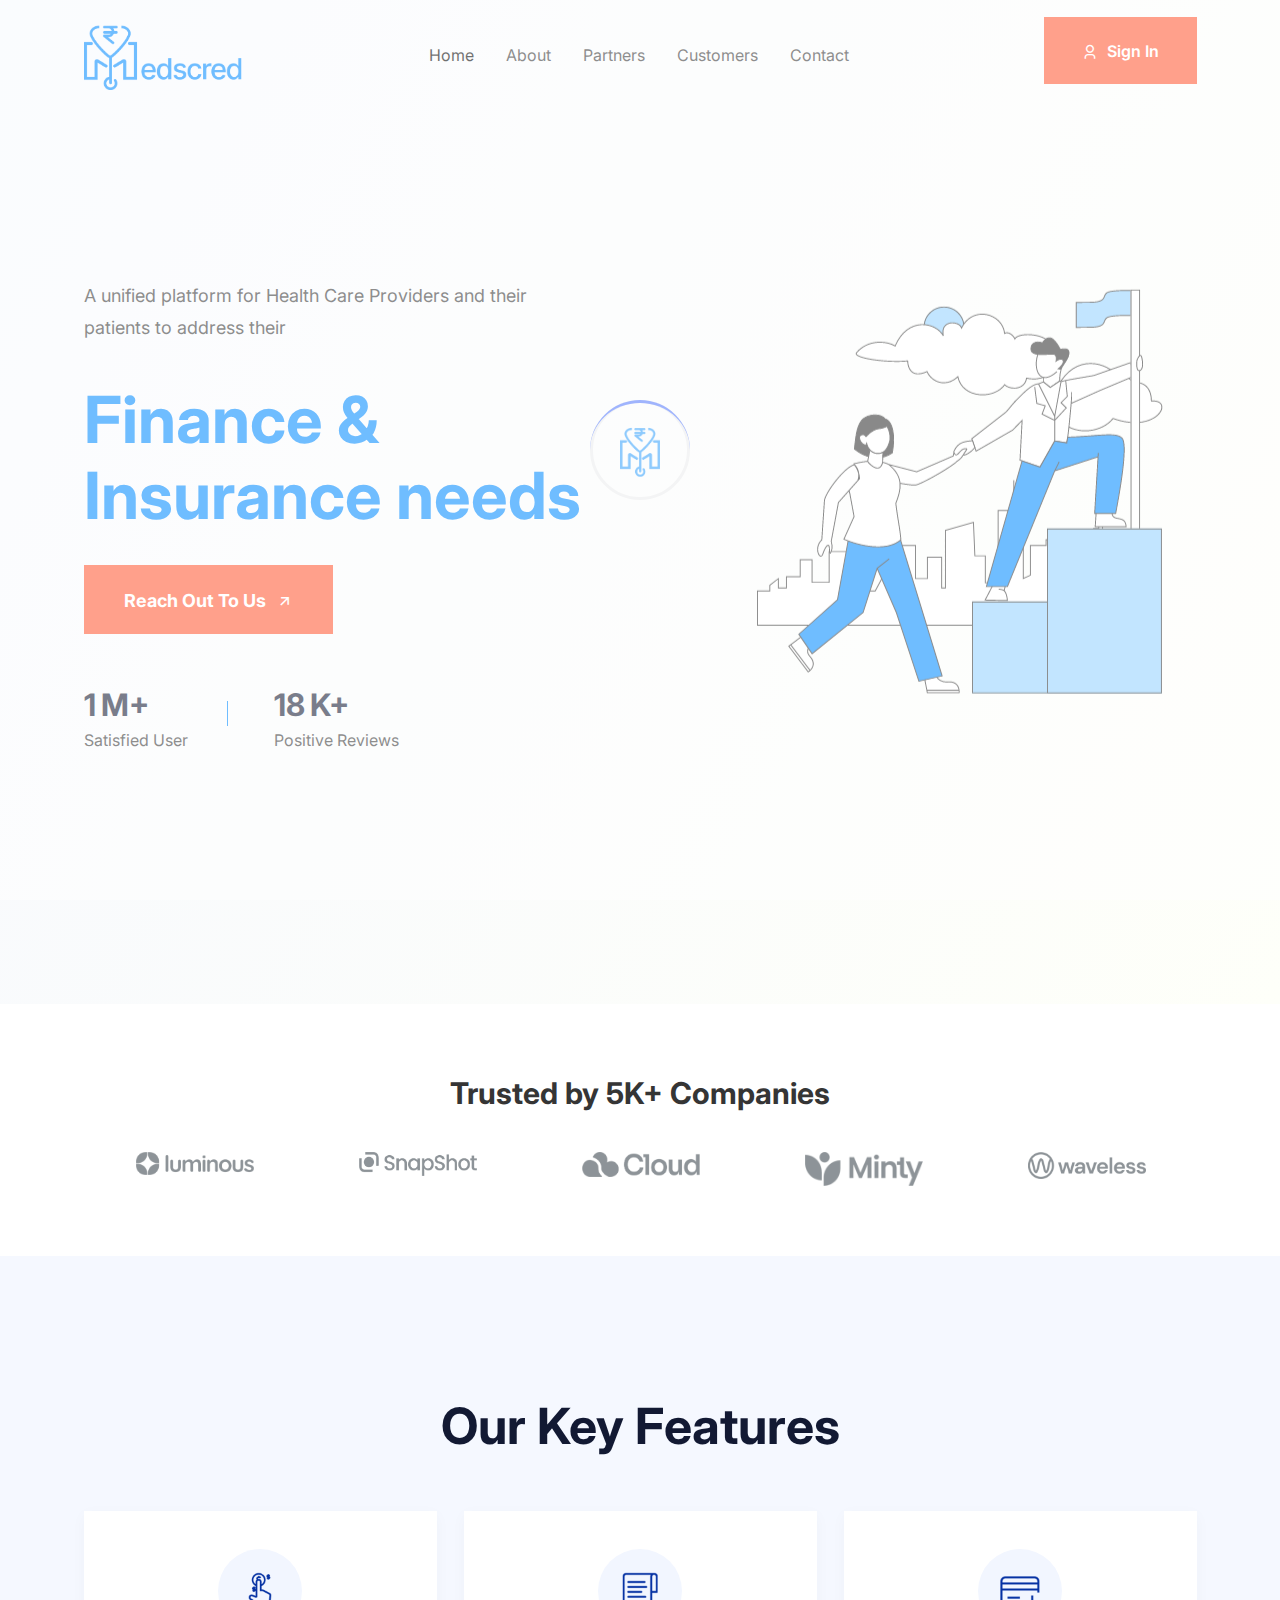
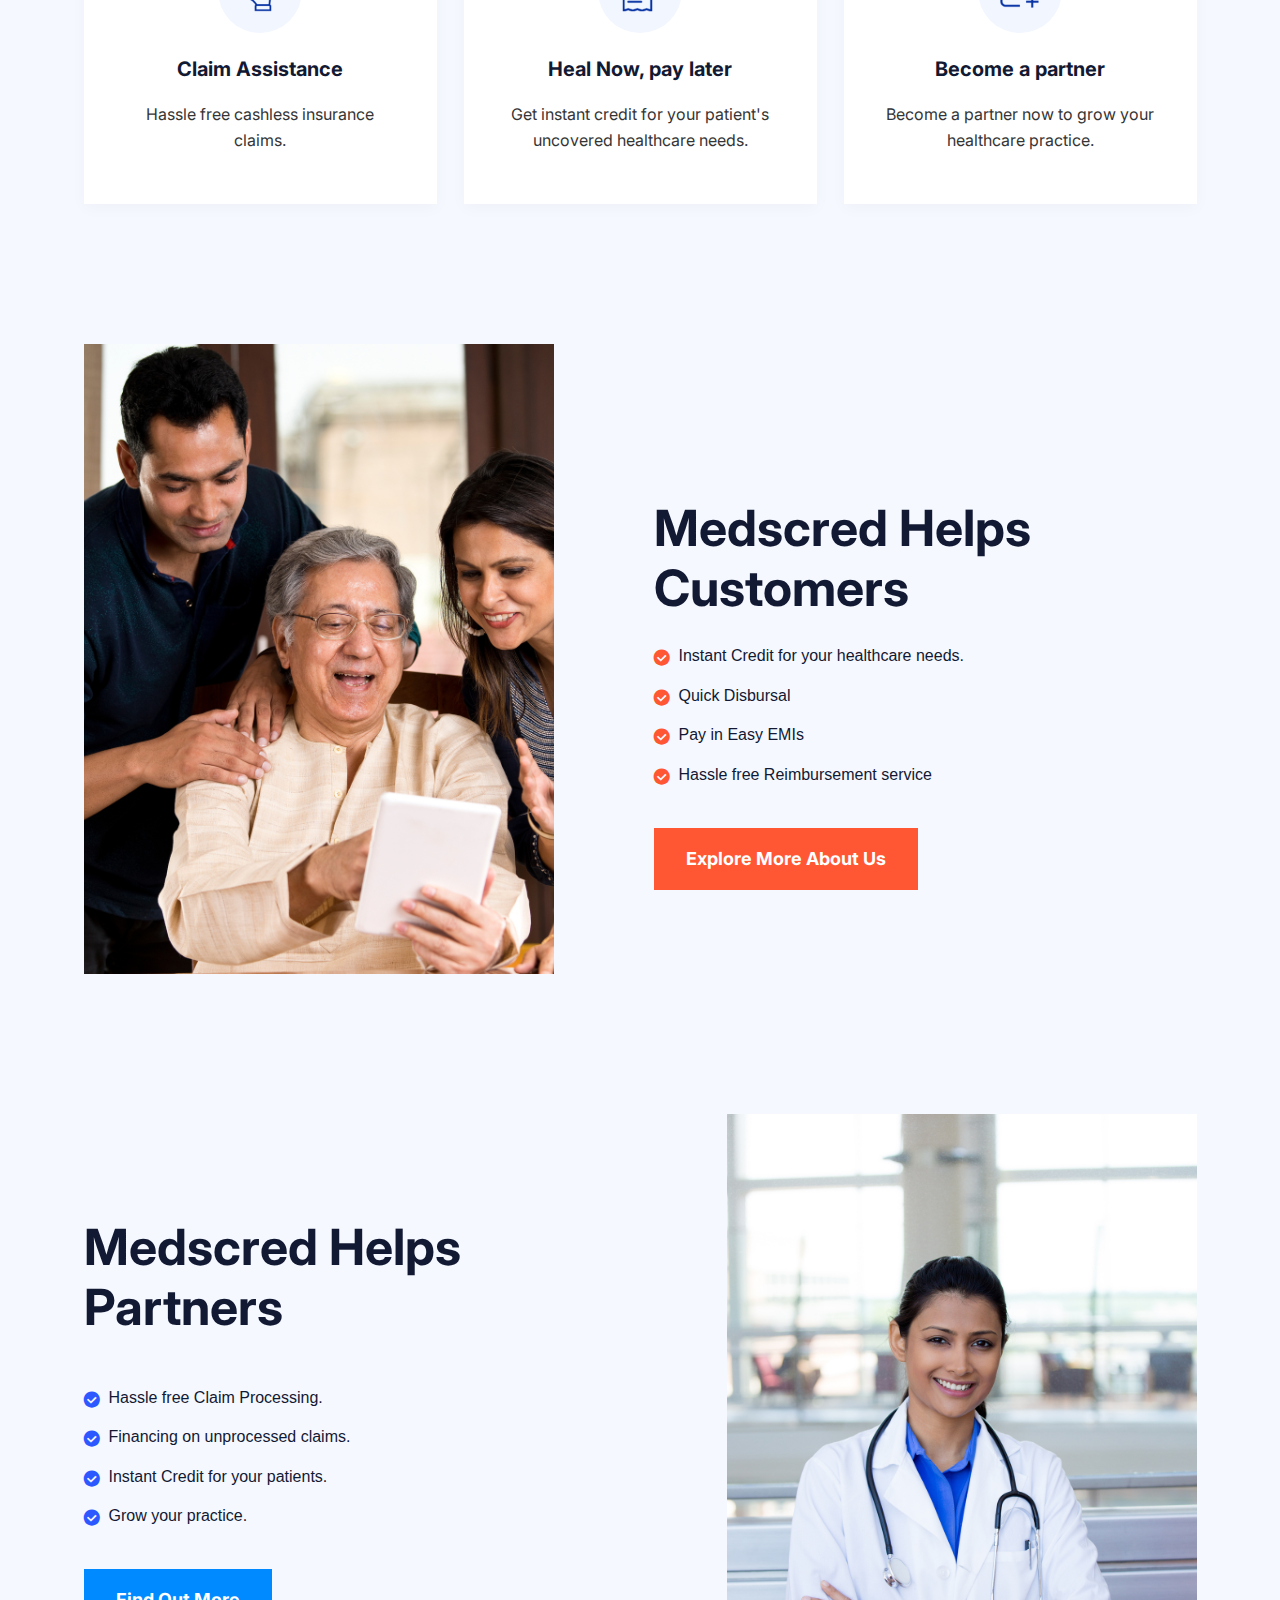
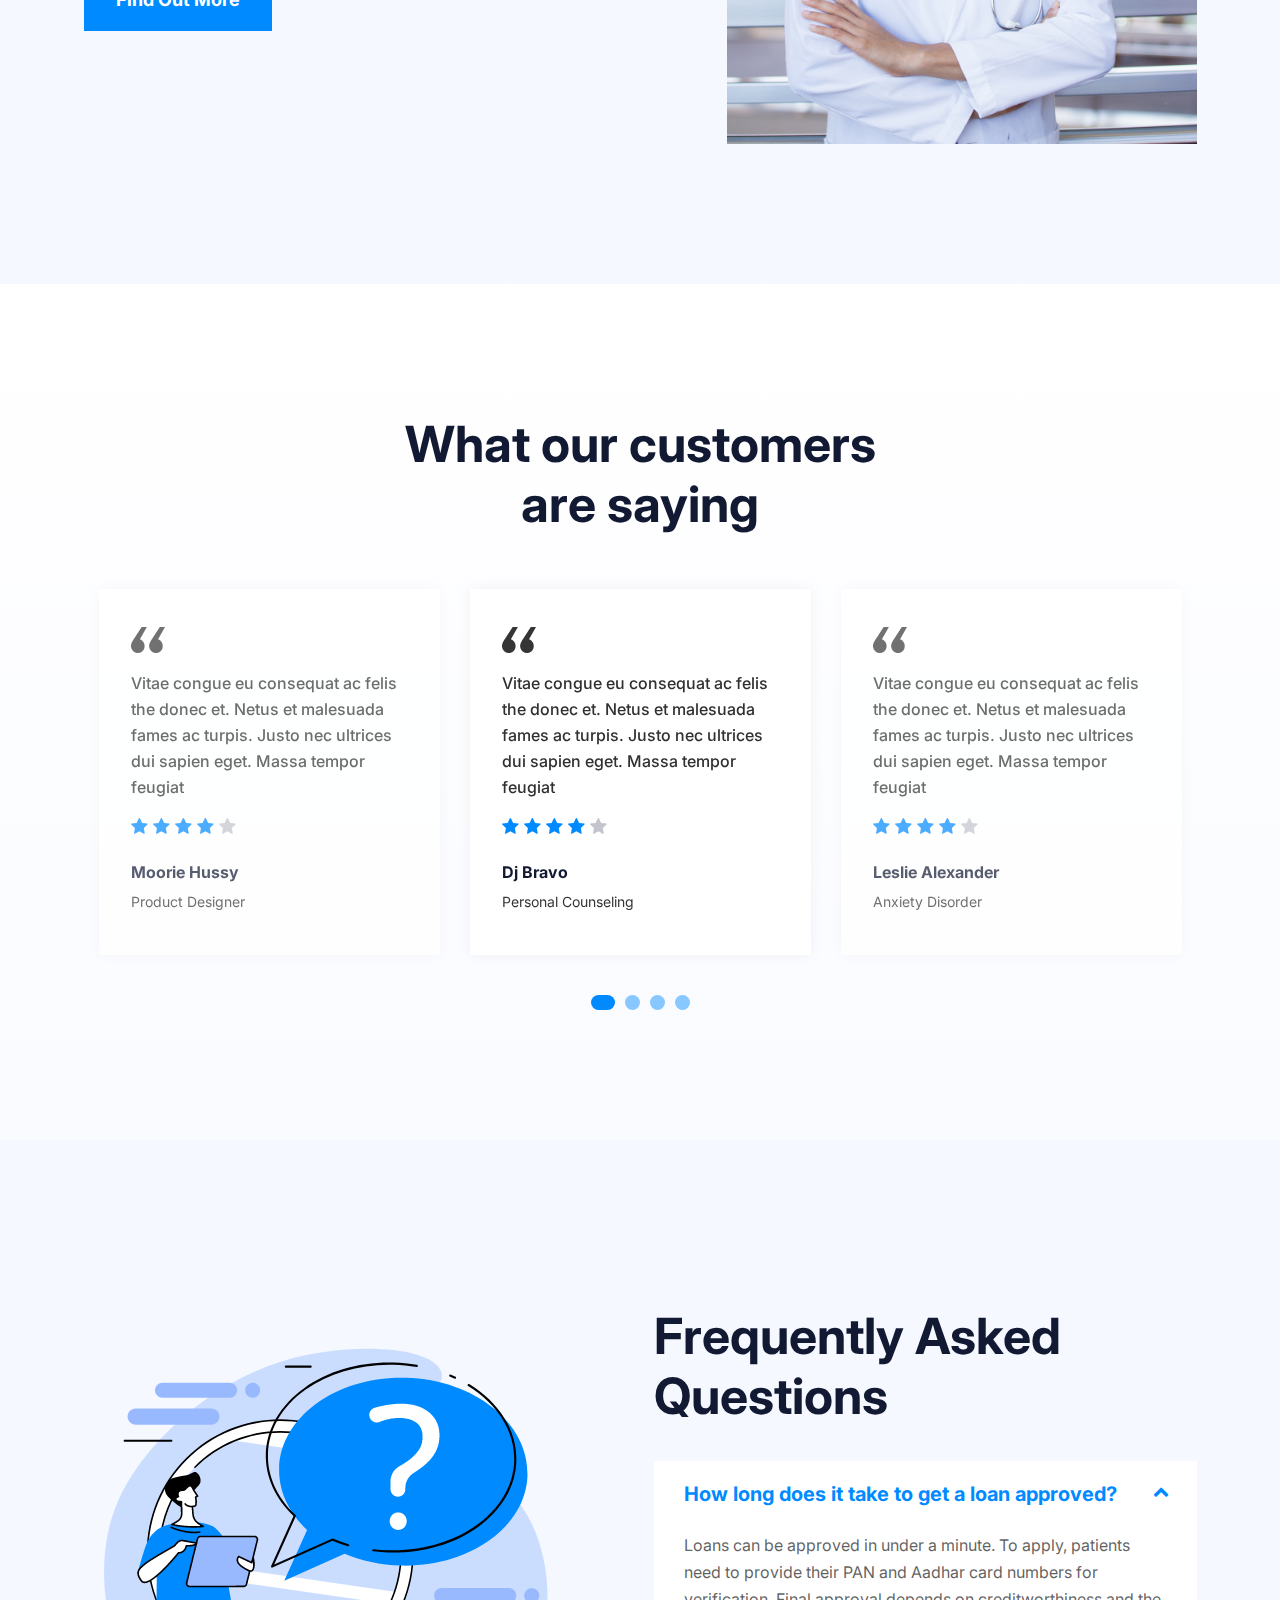
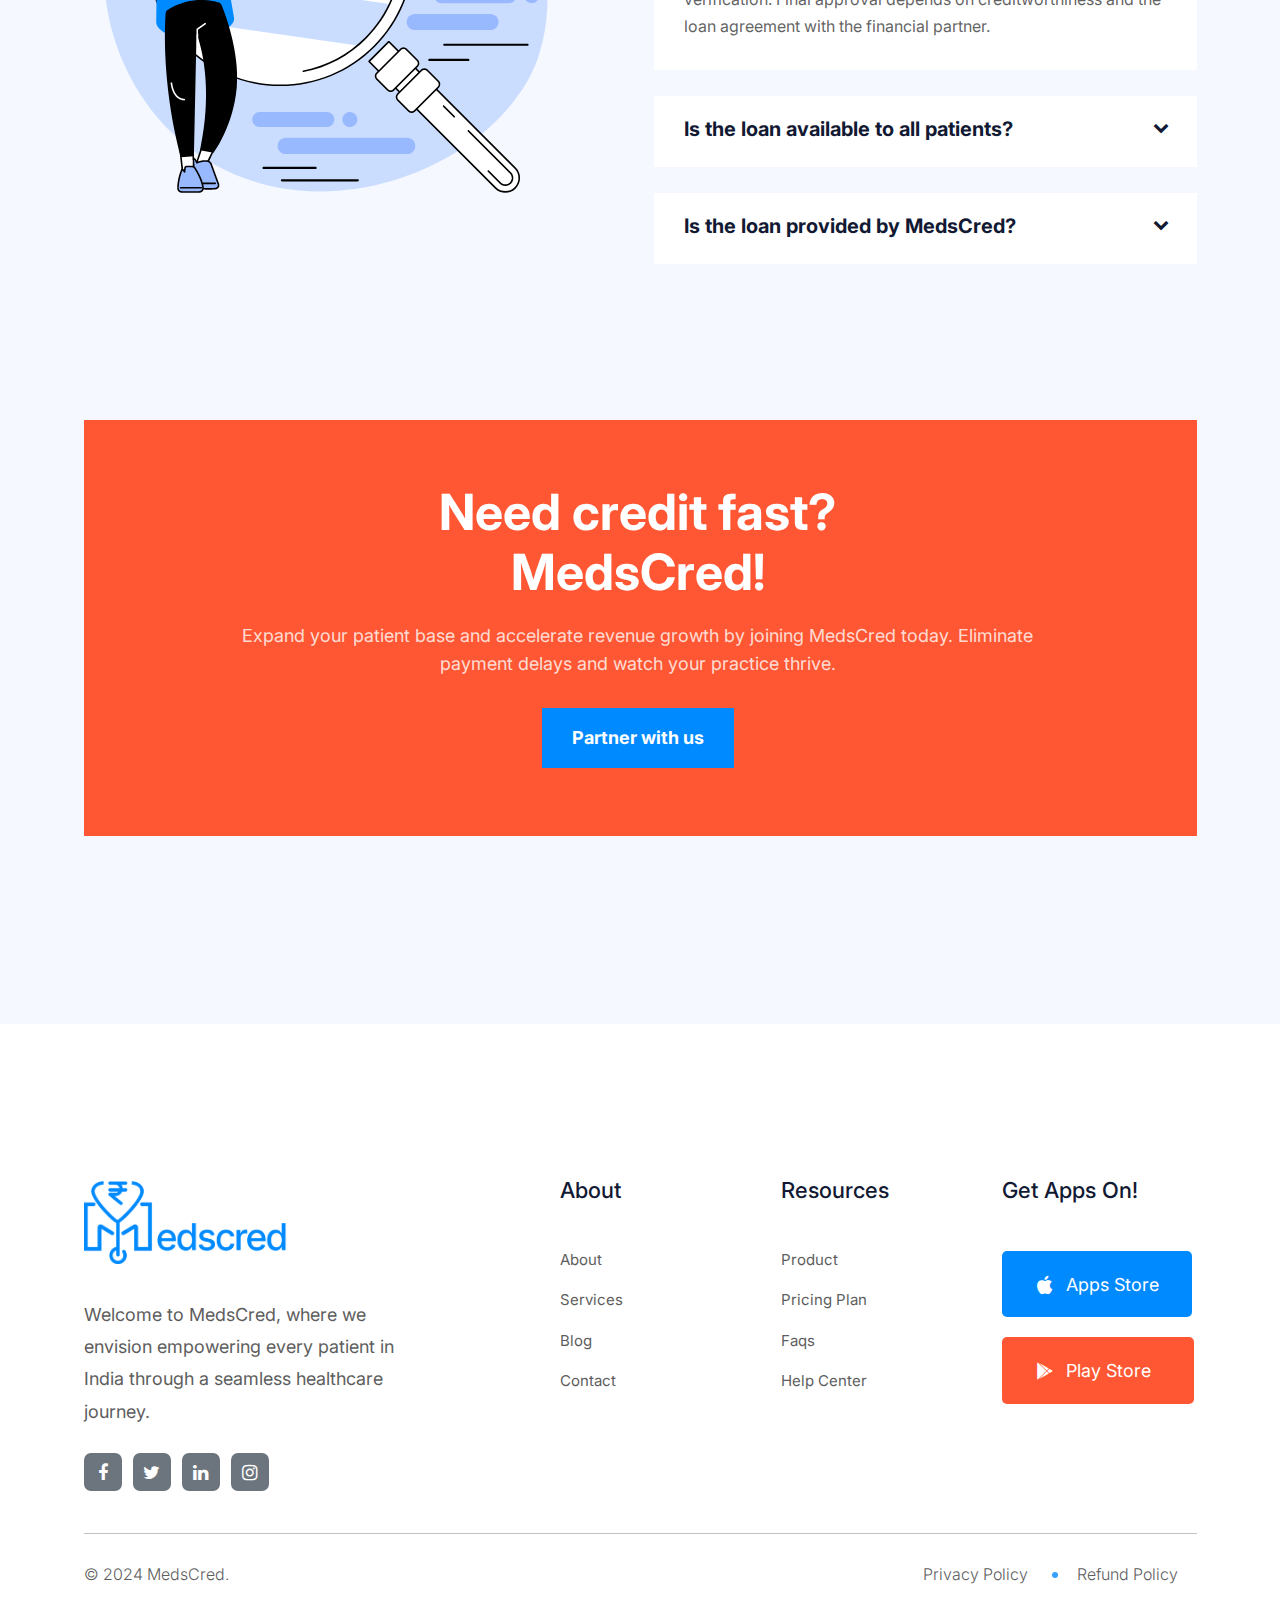
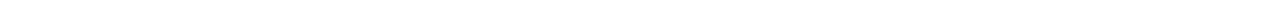
<file: index-3.html>
<!DOCTYPE html>
<html lang="zxx">

<head>
	<!-- meta tag -->
	<meta charset="utf-8">
	<title>Medscred | Healthcare Finance & Insurance Platform</title>
	<meta name="description" content="">
	<!-- responsive tag -->
	<meta http-equiv="x-ua-compatible" content="ie=edge">
	<meta name="viewport" content="width=device-width, initial-scale=1">
	<!-- favicon -->
	<link rel="apple-touch-icon" href="apple-touch-icon.html">

	<link rel="shortcut icon" type="image/x-icon" href="assets/images/fav.png">
	<!-- Bootstrap v4.4.1 css -->
	<link rel="stylesheet" type="text/css" href="assets/css/bootstrap.min.css">
	<!-- font-awesome css -->
	<link rel="stylesheet" type="text/css" href="assets/css/font-awesome.min.css">
	<!-- Remixicon css -->
	<link rel="stylesheet" type="text/css" href="assets/css/remixicon.css">
	<!-- flaticon css -->
	<link rel="stylesheet" type="text/css" href="assets/fonts/flaticon.css">
	<!-- animate css -->
	<link rel="stylesheet" type="text/css" href="assets/css/animate.css">
	<!-- slick css -->
	<link rel="stylesheet" type="text/css" href="assets/css/slick.css">
	<!-- off canvas css -->
	<link rel="stylesheet" type="text/css" href="assets/css/off-canvas.css">
	<!-- magnific popup css -->
	<link rel="stylesheet" type="text/css" href="assets/css/magnific-popup.css">
	<!-- Main Menu css -->
	<link rel="stylesheet" href="assets/css/rsmenu-main.css">
	<!-- spacing css -->
	<link rel="stylesheet" type="text/css" href="assets/css/rs-spacing.css">
	<!-- style css -->
	<link rel="stylesheet" type="text/css" href="style.css">
	<!-- This stylesheet dynamically changed from style.less -->
	<!-- responsive css -->
	<link rel="stylesheet" type="text/css" href="assets/css/responsive.css">

</head>

<body class="defult-home">

	<div class="offwrap"></div>

	<!--Preloader start here-->
	<div id="pre-load">
		<div id="loader" class="loader">
			<div class="loader-container">
				<div class="loader-icon"><img src="assets/images/fav.png" alt=""></div>
			</div>
		</div>
	</div>
	<!--Preloader area end here-->

	<!-- Main content Start -->
	<div class="main-content">

		<!--Full width header Start-->
		<div class="full-width-header">
			<!--Header Start-->
			<header id="rs-header" class="rs-header header-style2 header-transparent">
				<!-- Menu Start -->
				<div class="menu-area menu-sticky">
					<div class="container">
						<div class="row-table">
							<div class="col-cell header-logo">
								<div class="logo-area">
									<a href="index.html">
										<img class="normal-logo" width="160px" src="assets/images/logo/logo.png"
											alt="logo">
										<img class="sticky-logo" width="160px" src="assets/images/logo/logo.png"
											alt="logo">
									</a>
								</div>
							</div>
							<div class="col-cell">
								<div class="rs-menu-area">
									<div class="main-menu">
										<nav class="rs-menu hidden-md">
											<nav class="rs-menu hidden-md">
												<ul class="nav-menu">
													<li class="current-menu-item">
														<a href="index.html">Home</a>
													</li>
													<li class="">
														<a href="about.html">About</a>
													</li>
													<li class="">
														<a href="partners.html">Partners</a>
													</li>
													<li class="">
														<a href="customers.html">Customers</a>
													</li>
													<li class="last-item">
														<a href="contact.html">Contact</a>
													</li>
												</ul> <!-- //.nav-menu -->
											</nav> <!-- //.nav-menu -->
										</nav>
									</div> <!-- //.main-menu -->
								</div>
							</div>
							<div class="col-cell">
								<div class="expand-btn-inner">
									<ul>
										<li class="btn-signin">
											<a class="signin-button" href="contact-1.html" style="background-color: #FF5733;">
												<span class="sign-text"><i class="ri-user-3-line"></i> Sign In </span>
											</a>
										</li>
										<li class="nav-link">
											<a id="nav-expander" class="nav-expander bar" href="#">
												<div class="bar">
													<span class="dot1"></span>
													<span class="dot2"></span>
													<span class="dot3"></span>
												</div>
											</a>
										</li>
									</ul>
								</div>
							</div>
						</div>
					</div>
				</div>
				<!-- Menu End -->

				<!-- Canvas Mobile Menu start -->
				<nav class="right_menu_togle mobile-navbar-menu" id="mobile-navbar-menu">
					<div class="close-btn">
						<a id="nav-close2" class="nav-close">
							<div class="line">
								<span class="line1"></span>
								<span class="line2"></span>
							</div>
						</a>
					</div>
					<ul class="nav-menu">
						<li class="menu-item-has-children current-menu-item">
							<a href="index.html">Home</a>
							<ul class="sub-menu">
								<li class="menu-item-has-children current-menu-item">
									<a href="#">Demo Homepages</a>
									<ul class="sub-menu">
										<li><a href="index.html">SEO Tools</a></li>
										<li><a href="index-2.html">Music Player Apps</a></li>
										<li><a href="index-3.html">Cloud Computing</a></li>
										<li><a href="index-4.html">Cyber Security</a></li>
										<li class="active"><a href="index-5.html">Payment Solution</a></li>
										<li><a href="index-6.html">HR Management</a></li>
										<li><a href="index-7.html">Scheduling</a></li>
										<li><a href="index-8.html">Ecommerce CRM Software</a></li>
									</ul>
								</li>
								<li class="menu-item-has-children">
									<a href="#">Demo Homepages</a>
									<ul class="sub-menu">
										<li><a href="index-9.html">Video Conference</a></li>
										<li><a href="index-10.html">UI Kit Landing Page</a></li>
										<li><a href="index-11.html">To-Do Apps</a></li>
										<li><a href="index-12.html">Smart Home Apps</a></li>
										<li><a href="index-13.html">Customer Support</a></li>
										<li><a href="index-14.html">Video Editor Apps</a></li>
										<li><a href="index-15.html">Wallet App</a></li>
									</ul>
								</li>
							</ul>
						</li>
						<li class="menu-item-has-children">
							<a href="#">About</a>
							<ul class="sub-menu">
								<li><a href="about-1.html">About 1</a></li>
								<li><a href="about-2.html">About 2</a></li>
								<li><a href="about-3.html">About 3</a></li>
							</ul>
						</li>
						<li class="menu-item-has-children">
							<a href="#">Pages</a>
							<ul class="sub-menu">
								<li class="last-item menu-item-has-children">
									<a href="#">Services</a>
									<ul class="sub-menu">
										<li><a href="services-1.html">Services 1</a></li>
										<li><a href="services-2.html">Services 2</a></li>
										<li><a href="services-details.html">Services Details</a></li>
									</ul>
								</li>
								<li><a href="testimonial.html">Testimonial</a></li>
								<li><a href="faqs.html">Faqs</a></li>
								<li><a href="price-plan.html">Price Plan</a></li>
								<li><a href="error-404.html">error 404</a></li>
							</ul>
						</li>
						<li class="menu-item-has-children">
							<a href="#">Blog</a>
							<ul class="sub-menu">
								<li><a href="blog.html">Blog</a></li>
								<li><a href="blog-details.html">Blog Details</a></li>
							</ul>
						</li>
						<li class="last-item menu-item-has-children">
							<a href="#">Contact</a>
							<ul class="sub-menu">
								<li><a href="contact-1.html">Contact 1</a></li>
								<li><a href="contact-2.html">Contact 2</a></li>
								<li><a href="contact-3.html">Contact 3</a></li>
								<li><a href="contact-4.html">Contact 4</a></li>
							</ul>
						</li>
					</ul> <!-- //.nav-menu -->
					<!-- //.nav-menu -->

					<!-- //.nav-menu -->
					<div class="canvas-contact">
						<ul>
							<li class="btn-signin">
								<a class="signin-button" href="contact-1.html">
									<span class="sign-text"><i class="ri-user-3-line"></i> Sign In </span>
								</a>
							</li>
							<li class="btn-quote">
								<a href="contact-1.html"><span class="btn-text"><i class="ri-download-line"></i>
										Download</span></a>
							</li>
						</ul>
					</div>
				</nav>
				<!-- Canvas Menu end -->
			</header>
			<!--Header End-->
		</div>
		<!--Full width header End-->

		<!-- Banner Start -->
		<div class="rs-banner banner-style3">
			<div class="container">
				<div class="row">
					<div class="col-lg-6 rs-banner-box2">
						<div class="content-wrap">
							<div class="description">
								<p>
									A unified platform for Health Care
									Providers and their patients to address their
								</p>
							</div>
							<h1 class="title">Finance & Insurance needs</h1>
							<ul class="banner-btn">
								<li>
									<a class="readon started blue-normal" href="contact.html" style="background-color: #FF5733">
										<span class="btn-text">Reach Out To Us</span>
										<i class="ri-arrow-right-up-line"></i>
									</a>
								</li>
								<!-- <li>
									<div class="rs-videos mt--10">
										<div class="animate-border intro-video">
											<a class="popup-border popup-videos"
												href="https://www.youtube.com/watch?v=FMvA5fyZ338">
												<span class="btn-text">Intro Video</span>
												<i class="ri-arrow-right-up-line"></i>
											</a>
										</div>
									</div>
								</li> -->
							</ul>
							<!-- Counter Start -->
							<div class="rs-counter counter-style1 counter-modify1 mt-45">
								<div class="row">
									<div class="col-lg-4 col-md-4 md-mb-30">
										<div class="rs-counter-list">
											<div class="counter-right-border"></div>
											<div class="count-text">
												<div class="count-number">
													<span class="rs-count">5</span>
													<span class="prefix">M+</span>
												</div>
												<span class="title">Satisfied User</span>
											</div>
										</div>
									</div>
									<div class="col-lg-4 col-md-4">
										<div class="rs-counter-list">
											<div class="count-text">
												<div class="count-number">
													<span class="rs-count">80</span>
													<span class="prefix">K+</span>
												</div>
												<span class="title">Positive Reviews</span>
											</div>
										</div>
									</div>
								</div>
							</div>
							<!-- Counter End -->
						</div>
					</div>
					<div class="col-lg-6 rs-banner-box1">
						<div class="bnr-images">
							<div class="main-img">
								<div class="woman-img">
									<img class="wow fadeInUp" src="assets/images/home-section-customer-4.png" alt="">
									<!-- <div class="circle">
										<img src="assets/images/banner/style3/circle.png" alt="">
									</div> -->
									<!-- <div class="animate-shape one">
										<img class="veritcal2" src="assets/images/home-arrow-1.png" alt="">
									</div> -->
									<!-- <div class="animate-shape three">
										<img class="horizontal2" src="assets/images/home-arrow-1.png" alt="">
									</div> -->
								</div>
							</div>
						</div>
					</div>
				</div>
			</div>
		</div>
		<!-- Banner End -->

		<!-- Partner Start -->
		<div class="rs-partner partner-style2 partner-modify1 pt-70 pb-70">
			<div class="container">
				<div class="sec-title text-center mb-40">
					<h3 class="title title3">
						Trusted by 5K+ Companies
					</h3>
				</div>
				<div class="slider partner-slide-1">
					<div class="partner-item">
						<div class="logo-img">
							<a href="https://rstheme.com/">
								<img class="mains-logos rs-grid-img " src="assets/images/partner/style1/1.png" title=""
									alt="">
							</a>
						</div>
					</div>
					<div class="partner-item">
						<div class="logo-img">
							<a href="https://rstheme.com/">
								<img class="mains-logos rs-grid-img " src="assets/images/partner/style1/2.png" title=""
									alt="">
							</a>
						</div>
					</div>
					<div class="partner-item">
						<div class="logo-img">
							<a href="https://rstheme.com/">
								<img class="mains-logos rs-grid-img " src="assets/images/partner/style1/3.png" title=""
									alt="">
							</a>
						</div>
					</div>
					<div class="partner-item">
						<div class="logo-img">
							<a href="https://rstheme.com/">
								<img class="mains-logos rs-grid-img " src="assets/images/partner/style1/4.png" title=""
									alt="">
							</a>
						</div>
					</div>
					<div class="partner-item">
						<div class="logo-img">
							<a href="https://rstheme.com/">
								<img class="mains-logos rs-grid-img " src="assets/images/partner/style1/5.png" title=""
									alt="">
							</a>
						</div>
					</div>
					<div class="partner-item">
						<div class="logo-img">
							<a href="https://rstheme.com/">
								<img class="mains-logos rs-grid-img " src="assets/images/partner/style1/1.png" title=""
									alt="">
							</a>
						</div>
					</div>
					<div class="partner-item">
						<div class="logo-img">
							<a href="https://rstheme.com/">
								<img class="mains-logos rs-grid-img " src="assets/images/partner/style1/2.png" title=""
									alt="">
							</a>
						</div>
					</div>
					<div class="partner-item">
						<div class="logo-img">
							<a href="https://rstheme.com/">
								<img class="mains-logos rs-grid-img " src="assets/images/partner/style1/3.png" title=""
									alt="">
							</a>
						</div>
					</div>
					<div class="partner-item">
						<div class="logo-img">
							<a href="https://rstheme.com/">
								<img class="mains-logos rs-grid-img " src="assets/images/partner/style1/4.png" title=""
									alt="">
							</a>
						</div>
					</div>
					<div class="partner-item">
						<div class="logo-img">
							<a href="https://rstheme.com/">
								<img class="mains-logos rs-grid-img " src="assets/images/partner/style1/5.png" title=""
									alt="">
							</a>
						</div>
					</div>
				</div>
			</div>
		</div>
		<!-- Partner End -->

		<!-- Services Section Start -->
		<div class="rs-services services-style2 gray-bg4 pt-140 pb-140 md-pt-80 md-pb-80">
			<div class="container">
				<div class="sec-title text-center mb-55 md-mb-35">
					<h2 class="title">
						Our Key Features
					</h2>
				</div>
				<div class="row">
					<div class="col-xl-4 col-md-6 xl-mb-30">
						<div class="services-item">
							<div class="services-wrap">
								<div class="services-icon">
									<img src="assets/images/services/style3/ser-1.png" alt="Images">
								</div>
								<div class="services-content">
									<h4 class="title"><a href="services-details.html">Claim Assistance</a></h4>
									<p class="services-txt">Hassle free cashless insurance <br> claims.</p>
								</div>
							</div>
						</div>
					</div>
					<div class="col-xl-4 col-md-6 xl-mb-30">
						<div class="services-item">
							<div class="services-wrap">
								<div class="services-icon">
									<img src="assets/images/services/style3/ser-2.png" alt="Images">
								</div>
								<div class="services-content">
									<h4 class="title"><a href="services-details.html">Heal Now, pay later</a></h4>
									<p class="services-txt">Get instant credit for your patient's uncovered healthcare
										needs.</p>
								</div>
							</div>
						</div>
					</div>
					<div class="col-xl-4 col-md-6 sm-mb-30">
						<div class="services-item">
							<div class="services-wrap">
								<div class="services-icon">
									<img src="assets/images/services/style3/ser-3.png" alt="Images">
								</div>
								<div class="services-content">
									<h4 class="title"><a href="services-details.html">Become a partner</a></h4>
									<p class="services-txt">Become a partner now to grow your healthcare practice.</p>
								</div>
							</div>
						</div>
					</div>
					<!-- <div class="col-xl-3 col-md-6">
			    			<div class="services-item">
			    				<div class="services-wrap">
				    				<div class="services-icon">
				    					<img src="assets/images/services/style3/ser-4.png" alt="Images">
				    				</div>
				    				<div class="services-content">
				    					<h4 class="title"><a href="services-details.html">Get daily rewards</a></h4>
				    					<p class="services-txt">Ac orci phasellus egestas tellus rutrum duis the intro</p>
				    				</div>
			    				</div>
			    			</div>
			    		</div> -->
				</div>
			</div>
			<!-- Features Start -->
			<div class="rs-feature feature-style2 pt-140 md-pt-80">
				<div class="container">
					<div class="row y-middle">
						<div class="col-lg-6">
							<div class="feature-main">
								<img src="assets/images/home-section-customer.png" alt="Images">
								<!-- <div class="multi-img one">
									<img class="horizontal3" src="assets/images/feature/style2/card1.png" alt="Images">
								</div> -->
							</div>
						</div>
						<div class="col-lg-6 p-50">
							<div class="sec-title mt-80">
								<h3 class="title pb-25">
									Medscred Helps Customers
								</h3>
								<p class="desc">
								<ul class="check-lists">
									<li class="list-item">
										<span class="icon-list-icon">
											<i class="fa fa-check-circle" style="color: #FF5733;"></i>
										</span>
										<span class="list-text">Instant Credit for your healthcare needs.</span>
									</li>
									<li class="list-item">
										<span class="icon-list-icon">
											<i class="fa fa-check-circle" style="color: #FF5733;"></i>
										</span>
										<span class="list-text">Quick Disbursal</span>
									</li>
									<li class="list-item">
										<span class="icon-list-icon">
											<i class="fa fa-check-circle" style="color: #FF5733;"></i>
										</span>
										<span class="list-text">Pay in Easy EMIs</span>
									</li>
									<li class="list-item">
										<span class="icon-list-icon">
											<i class="fa fa-check-circle" style="color: #FF5733;"></i>
										</span>
										<span class="list-text">Hassle free Reimbursement service</span>
									</li>
								</ul>
								</p>
								<div class="btn-part mt-35">
									<a class="readon started blue-normal get-free" href="about.html" style="background-color: #FF5733;">
										<span class="btn-text">Explore More About Us</span>
									</a>
								</div>
							</div>
						</div>
					</div>
					<div class="features-manage pt-140 md-pt-70">
						<div class="row y-middle">
							<div class="col-lg-6 md-mb-50">
								<div class="sec-title">
									<h2 class="title pb-25">
										Medscred Helps Partners
									</h2>
									<p class="desc pb-23">
									<ul class="check-lists">
										<li class="list-item">
											<span class="icon-list-icon">
												<i class="fa fa-check-circle"></i>
											</span>
											<span class="list-text">Hassle free Claim Processing.</span>
										</li>
										<li class="list-item">
											<span class="icon-list-icon">
												<i class="fa fa-check-circle"></i>
											</span>
											<span class="list-text">Financing on unprocessed claims.</span>
										</li>
										<li class="list-item">
											<span class="icon-list-icon">
												<i class="fa fa-check-circle"></i>
											</span>
											<span class="list-text">Instant Credit for your patients.</span>
										</li>
										<li class="list-item">
											<span class="icon-list-icon">
												<i class="fa fa-check-circle"></i>
											</span>
											<span class="list-text">Grow your practice.</span>
										</li>
									</ul>
									</p>
									<div class="btn-part mt-35">
										<a class="readon started blue-normal get-free" href="about.html">
											<span class="btn-text">Find Out More</span>
										</a>
									</div>
								</div>
							</div>
							<div class="col-lg-6">
								<div class="feature-main text-right">
									<img src="assets/images/home-section-customer-2.png" alt="Images">
									<!-- <div class="multi-img two">
										<img class="horizontal3" src="assets/images/feature/style2/shape-1.png"
											alt="Images">
									</div>
									<div class="multi-img three">
										<img class="horizontal4" src="assets/images/feature/style2/shape-2.png"
											alt="Images">
									</div> -->
								</div>
							</div>
						</div>
					</div>
				</div>
			</div>
			<!-- Features End -->
		</div>
		<!-- Services Section End -->

		<!-- Testimonial Section End -->
		<div class="rs-testimonial testimonial-style2 testimonial-modify2 gray-bg5 pt-130 pb-170 md-pt-80 md-pb-120">
			<div class="container custom4">
				<div class="sec-title text-center mb-45">
					<h2 class="title">
						What our customers<br>
						are saying
					</h2>
				</div>
				<div class="slider testi-slide-1">
					<div class="testi-item">
						<div class="item-content">
							<span>
								<img class="normal-logo" src="assets/images/testimonial/style1/quote-1.png"
									alt="Testimonial">
								<img class="hover-logo" src="assets/images/testimonial/style1/quote-4.png"
									alt="Testimonial">
							</span>
							<p>Vitae congue eu consequat ac felis the donec et. Netus et malesuada fames ac turpis.
								Justo nec ultrices dui sapien eget. Massa tempor feugiat</p>
						</div>
						<div class="testi-content">
							<div class="rattings">
								<i class="fa fa-star"></i>
								<i class="fa fa-star"></i>
								<i class="fa fa-star"></i>
								<i class="fa fa-star"></i>
								<i class="fa fa-star star-color"></i>
							</div>
							<div class="testi-information">
								<div class="testi-name">Dj Bravo</div>
								<span class="testi-title">Personal Counseling</span>
							</div>
						</div>
					</div>
					<div class="testi-item">
						<div class="item-content">
							<span>
								<img class="normal-logo" src="assets/images/testimonial/style1/quote-1.png"
									alt="Testimonial">
								<img class="hover-logo" src="assets/images/testimonial/style1/quote-4.png"
									alt="Testimonial">
							</span>
							<p>Vitae congue eu consequat ac felis the donec et. Netus et malesuada fames ac turpis.
								Justo nec ultrices dui sapien eget. Massa tempor feugiat</p>
						</div>
						<div class="testi-content">
							<div class="rattings">
								<i class="fa fa-star"></i>
								<i class="fa fa-star"></i>
								<i class="fa fa-star"></i>
								<i class="fa fa-star"></i>
								<i class="fa fa-star star-color"></i>
							</div>
							<div class="testi-information">
								<div class="testi-name">Leslie Alexander</div>
								<span class="testi-title">Anxiety Disorder</span>
							</div>
						</div>
					</div>
					<div class="testi-item">
						<div class="item-content">
							<span>
								<img class="normal-logo" src="assets/images/testimonial/style1/quote-1.png"
									alt="Testimonial">
								<img class="hover-logo" src="assets/images/testimonial/style1/quote-4.png"
									alt="Testimonial">
							</span>
							<p>Vitae congue eu consequat ac felis the donec et. Netus et malesuada fames ac turpis.
								Justo nec ultrices dui sapien eget. Massa tempor feugiat</p>
						</div>
						<div class="testi-content">
							<div class="rattings">
								<i class="fa fa-star"></i>
								<i class="fa fa-star"></i>
								<i class="fa fa-star"></i>
								<i class="fa fa-star"></i>
								<i class="fa fa-star star-color"></i>
							</div>
							<div class="testi-information">
								<div class="testi-name">Moorie Hussy</div>
								<span class="testi-title">Product Designer</span>
							</div>
						</div>
					</div>
					<div class="testi-item">
						<div class="item-content">
							<span>
								<img class="normal-logo" src="assets/images/testimonial/style1/quote-1.png"
									alt="Testimonial">
								<img class="hover-logo" src="assets/images/testimonial/style1/quote-4.png"
									alt="Testimonial">
							</span>
							<p>Vitae congue eu consequat ac felis the donec et. Netus et malesuada fames ac turpis.
								Justo nec ultrices dui sapien eget. Massa tempor feugiat</p>
						</div>
						<div class="testi-content">
							<div class="rattings">
								<i class="fa fa-star"></i>
								<i class="fa fa-star"></i>
								<i class="fa fa-star"></i>
								<i class="fa fa-star"></i>
								<i class="fa fa-star star-color"></i>
							</div>
							<div class="testi-information">
								<div class="testi-name">Moorie Hussy</div>
								<span class="testi-title">Product Designer</span>
							</div>
						</div>
					</div>
				</div>
			</div>
		</div>
		<!-- Testimonial Section End -->

		<!-- Faq Section Start -->
		<div class="rs-faq faq-style2 gray-bg4 pt-130 md-pt-80">
			<div class="container">
				<div class="row y-middle">
					<div class="col-lg-6 md-mb-50">
						<div class="faq-img">
							<img src="assets/images/home-section-customer-3.png" alt="">
						</div>
					</div>
					<div class="col-lg-6">
						<div class="sec-title mb-35">
							<h2 class="title">
								Frequently Asked Questions
							</h2>
						</div>
						<div class="faq-content">
							<div id="accordion" class="accordion">
								<div class="card">
									<div class="card-header">
										<a class="card-link" href="#" data-bs-toggle="collapse"
											data-bs-target="#collapseOne" aria-expanded="true">How long does it take to
											get a loan approved?</a>
									</div>
									<div id="collapseOne" class="collapse show" data-bs-parent="#accordion">
										<div class="card-body">
											Loans can be approved in under a minute. To apply, patients need to provide
											their PAN and Aadhar card numbers for
											verification. Final approval depends on creditworthiness and the loan
											agreement with the financial partner.
										</div>
									</div>
								</div>
								<div class="card">
									<div class="card-header">
										<a class="card-link collapsed" href="#" data-bs-toggle="collapse"
											data-bs-target="#collapseTwo" aria-expanded="false">Is the loan available to
											all patients?</a>
									</div>
									<div id="collapseTwo" class="collapse" data-bs-parent="#accordion" style="">
										<div class="card-body">
											Loan eligibility is determined by the financial institution partner after
											verifying PAN and Aadhar details.
										</div>
									</div>
								</div>
								<div class="card">
									<div class="card-header">
										<a class="card-link collapsed" href="#" data-bs-toggle="collapse"
											data-bs-target="#collapseThree" aria-expanded="false">Is the loan provided
											by MedsCred?</a>
									</div>
									<div id="collapseThree" class="collapse" data-bs-parent="#accordion" style="">
										<div class="card-body">
											We collaborate with multiple RBI-registered financial institutions and NBFCs
											to provide credit options for your
											patients.
										</div>
									</div>
								</div>
							</div>
						</div>
					</div>
				</div>
			</div>
			<!-- Cta Start -->
			<div class="rs-cta cta-style2 cta-modify2 " style="padding: 120px 0px 120px 0px">
				<div class="container custom5">
					<div class="cta-wrap " style="margin-bottom: 240px;background-color:#FF5733;background-image:none">
						<div class="sec-title text-center">
							<h2 class="title white-color pb-20">
								Need credit fast?<br> MedsCred!
							</h2>
							<p class="desc desc3">
								Expand your patient base and accelerate revenue growth by joining MedsCred today.
								Eliminate payment delays and watch
								your practice thrive.
							</p>
							<div class="btn-part mt-30">
								<a class="readon started blue-normal try-btn" href="partners.html"
									style="background-color: #008AFF;">
									<span class="btn-text" style="color:#fff">Partner with us</span>
								</a>
							</div>
						</div>
					</div>
				</div>
			</div>
			<!-- Cta End -->
		</div>
		<!-- Faq Section End -->
	</div>
	<!-- Main content End -->

	<!-- Footer Start -->
	<footer id="rs-footer" class="rs-footer footer-main-home footer-modify3">
		<div class="container">
			<div class="footer-top">
				<div class="row">
					<div class="col-lg-4 md-mb-20">
						<div class="footer-logo">
							<a href="index.html"><img src="assets/images/logo/logo.png" alt=""></a>
						</div>
						<p class="widget-desc">Welcome to MedsCred, where we envision empowering every patient in India
							through a seamless healthcare journey.</p>
						<ul class="footer-social md-mb-30">
							<li><a href="#"><i class="fa fa-facebook"></i></a></li>
							<li><a href="#"><i class="fa fa-twitter"></i></a></li>
							<li><a href="#"><i class="fa fa-linkedin"></i></a></li>
							<li><a href="#"><i class="fa fa-instagram"></i></a></li>
						</ul>
					</div>
					<div class="col-lg-8 pl-110 md-pl-15">
						<div class="row">
							<div class="col-lg-4 md-mb-10">
								<h3 class="footer-title">About</h3>
								<ul class="site-map">
									<li><a href="about-1.html">About</a></li>
									<li><a href="services-details-2.html">Services</a></li>
									<li><a href="blog.html">Blog</a></li>
									<li><a href="contact-1.html">Contact</a></li>
								</ul>
							</div>
							<div class="col-lg-4 md-mb-10">
								<h3 class="footer-title">Resources</h3>
								<ul class="site-map">
									<li><a href="#">Product</a></li>
									<li><a href="price-plan-2.html">Pricing Plan</a></li>
									<li><a href="faqs.html">Faqs</a></li>
									<li><a href="#">Help Center</a></li>
								</ul>
							</div>
							<div class="col-lg-4">
								<h3 class="footer-title">Get apps On!</h3>
								<ul class="textwidget-btn">
									<li>
										<a class="footer-btn" href="#">
											<i class="ri-apple-fill"></i> Apps Store
										</a>
									</li>
									<li>
										<a class="footer-btn footer-dark" href="#" style="background-color: #FF5733;">
											<i class="ri-google-play-fill"></i> Play Store
										</a>
									</li>
								</ul>
							</div>
						</div>
					</div>
				</div>
			</div>
		</div>
		<div class="footer-bottom">
			<div class="container">
				<div class="bottom-border">
					<div class="row y-middle">
						<div class="col-lg-6 md-mb-10 text-lg-end text-center order-last">
							<ul class="copy-right-menu">
								<li><a href="#">Privacy Policy</a></li>
								<li><a href="#">Refund Policy</a></li>
							</ul>
						</div>
						<div class="col-lg-6">
							<div class="copyright text-lg-start text-center">
								<p>© 2024 MedsCred.</p>
							</div>
						</div>
					</div>
				</div>
			</div>
		</div>
	</footer>
	<!-- Footer End -->

	<!-- start scrollUp  -->
	<div id="scrollUp" class="blue-color">
		<i class="fa fa-angle-up"></i>
	</div>
	<!-- End scrollUp  -->

	<!-- Search Modal Start -->
	<div aria-hidden="true" class="modal fade search-modal" role="dialog" tabindex="-1">
		<div class="modal-dialog modal-dialog-centered">
			<div class="modal-content">
				<div class="search-block clearfix">
					<form>
						<div class="form-group">
							<input class="form-control" placeholder="Search Here..." type="text">
						</div>
					</form>
				</div>
			</div>
		</div>
	</div>
	<!-- Search Modal End -->

	<!-- modernizr js -->
	<script src="assets/js/modernizr-2.8.3.min.js"></script>
	<!-- jquery latest version -->
	<script src="assets/js/jquery.min.js"></script>
	<!-- Bootstrap v4.4.1 js -->
	<script src="assets/js/bootstrap.min.js"></script>
	<!-- op nav js -->
	<script src="assets/js/jquery.nav.js"></script>
	<!-- wow js -->
	<script src="assets/js/wow.min.js"></script>
	<!-- Skill bar js -->
	<script src="assets/js/skill.bars.jquery.js"></script>
	<!-- imagesloaded js -->
	<script src="assets/js/imagesloaded.pkgd.min.js"></script>
	<!-- Slick js -->
	<script src="assets/js/slick.min.js"></script>
	<!-- waypoints.min js -->
	<script src="assets/js/waypoints.min.js"></script>
	<!-- magnific popup js -->
	<script src="assets/js/jquery.magnific-popup.min.js"></script>
	<!-- Tilt js popup js -->
	<script src="assets/js/tilt.jquery.min.js"></script>
	<!-- counterup.min js -->
	<script src="assets/js/jquery.counterup.min.js"></script>
	<!-- contact form js -->
	<script src="assets/js/contact.form.js"></script>
	<!-- main js -->
	<script src="assets/js/main.js"></script>
</body>

<!-- Mirrored from rstheme.com/products/html/sasco/index-5.html by HTTrack Website Copier/3.x [XR&CO'2014], Mon, 17 Jun 2024 15:51:01 GMT -->

</html>
</file>
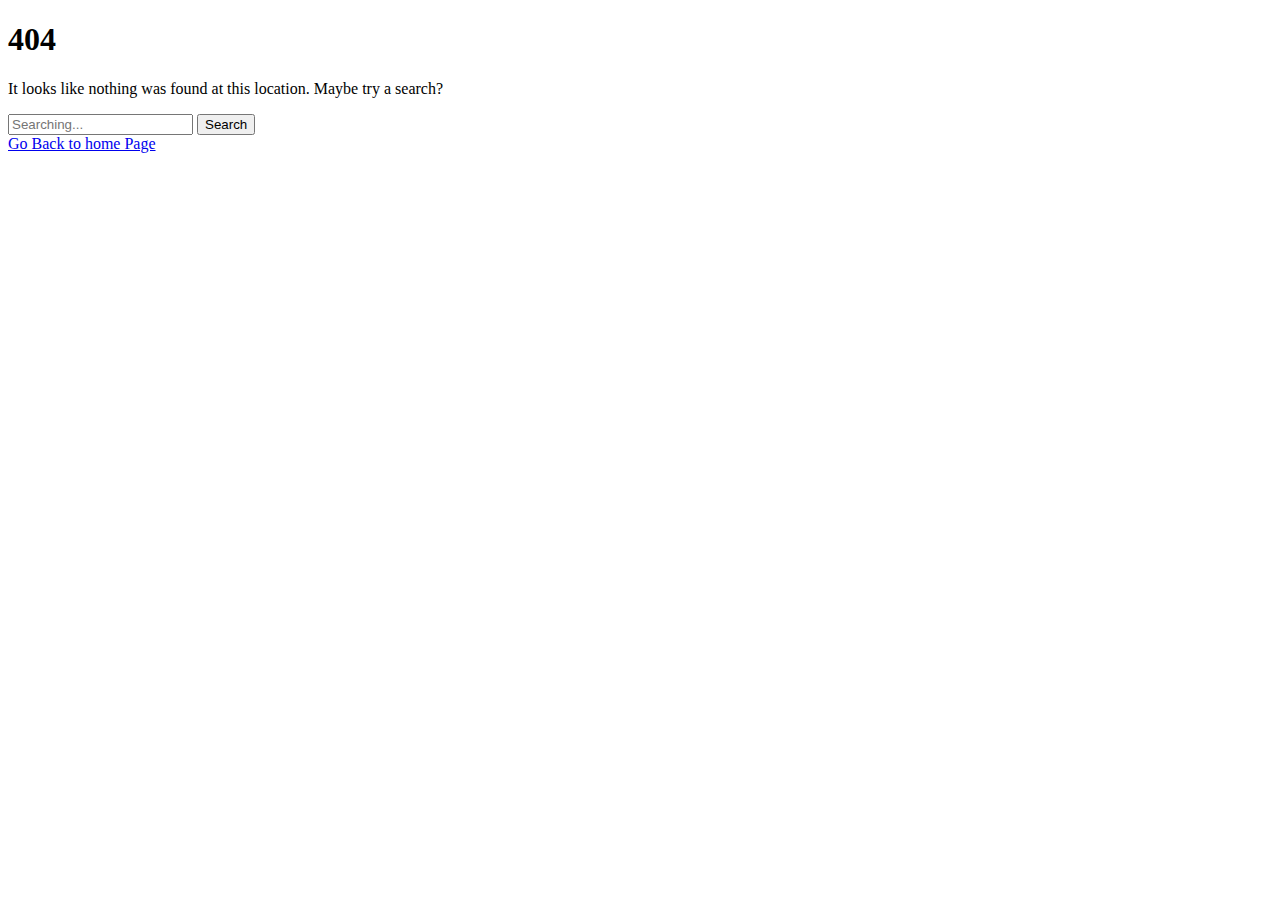
<file: assets/css/owl.carousel.html>
<!DOCTYPE html>
<html lang="en-US">
<head>
	<meta charset="UTF-8" />
	<meta name="viewport" content="width=device-width, initial-scale=1" />
    <meta name="msvalidate.01" content="F5140D714D282732CF1620799B567039" />
	<link rel="profile" href="http://gmpg.org/xfn/11" />
	<link rel="pingback" href="https://rstheme.com/xmlrpc.php" />
	
	<meta name='robots' content='noindex, follow' />

	<!-- This site is optimized with the Yoast SEO plugin v22.8 - https://yoast.com/wordpress/plugins/seo/ -->
	<title>Page not found - RSTheme</title>
	<meta property="og:locale" content="en_US" />
	<meta property="og:title" content="Page not found - RSTheme" />
	<meta property="og:site_name" content="RSTheme" />
	<script type="application/ld+json" class="yoast-schema-graph">{"@context":"https://schema.org","@graph":[{"@type":"WebSite","@id":"https://rstheme.com/#website","url":"https://rstheme.com/","name":"RSTheme","description":"Top Quality WordPress Themes, WordPress Plugins, HTML &amp; React Templates","publisher":{"@id":"https://rstheme.com/#organization"},"potentialAction":[{"@type":"SearchAction","target":{"@type":"EntryPoint","urlTemplate":"https://rstheme.com/?s={search_term_string}"},"query-input":"required name=search_term_string"}],"inLanguage":"en-US"},{"@type":"Organization","@id":"https://rstheme.com/#organization","name":"RSTheme","url":"https://rstheme.com/","logo":{"@type":"ImageObject","inLanguage":"en-US","@id":"https://rstheme.com/#/schema/logo/image/","url":"https://rstheme.com/wp-content/uploads/2024/05/logo_pic.png","contentUrl":"https://rstheme.com/wp-content/uploads/2024/05/logo_pic.png","width":400,"height":400,"caption":"RSTheme"},"image":{"@id":"https://rstheme.com/#/schema/logo/image/"},"sameAs":["https://www.facebook.com/rstheme","https://x.com/rs_theme","https://www.linkedin.com/company/42425987","https://www.instagram.com/rsthemewp","https://www.tumblr.com/blog/rsthemewp","https://www.quora.com/profile/AB-Rashid-132","https://medium.com/@wptheme"]}]}</script>
	<!-- / Yoast SEO plugin. -->


<link rel='dns-prefetch' href='//www.googletagmanager.com' />
<link rel="alternate" type="application/rss+xml" title="RSTheme &raquo; Feed" href="https://rstheme.com/feed/" />
<link rel="alternate" type="application/rss+xml" title="RSTheme &raquo; Comments Feed" href="https://rstheme.com/comments/feed/" />
<link rel='stylesheet' id='edd-blocks-css' href='https://rstheme.com/wp-content/plugins/easy-digital-downloads/includes/blocks/assets/css/edd-blocks.min.css' media='all' />
<style id='classic-theme-styles-inline-css'>
/*! This file is auto-generated */
.wp-block-button__link{color:#fff;background-color:#32373c;border-radius:9999px;box-shadow:none;text-decoration:none;padding:calc(.667em + 2px) calc(1.333em + 2px);font-size:1.125em}.wp-block-file__button{background:#32373c;color:#fff;text-decoration:none}
</style>
<style id='global-styles-inline-css'>
body{--wp--preset--color--black: #000000;--wp--preset--color--cyan-bluish-gray: #abb8c3;--wp--preset--color--white: #FFFFFF;--wp--preset--color--pale-pink: #f78da7;--wp--preset--color--vivid-red: #cf2e2e;--wp--preset--color--luminous-vivid-orange: #ff6900;--wp--preset--color--luminous-vivid-amber: #fcb900;--wp--preset--color--light-green-cyan: #7bdcb5;--wp--preset--color--vivid-green-cyan: #00d084;--wp--preset--color--pale-cyan-blue: #8ed1fc;--wp--preset--color--vivid-cyan-blue: #0693e3;--wp--preset--color--vivid-purple: #9b51e0;--wp--preset--color--dark-gray: #28303D;--wp--preset--color--gray: #39414D;--wp--preset--color--green: #D1E4DD;--wp--preset--color--blue: #D1DFE4;--wp--preset--color--purple: #D1D1E4;--wp--preset--color--red: #E4D1D1;--wp--preset--color--orange: #E4DAD1;--wp--preset--color--yellow: #EEEADD;--wp--preset--gradient--vivid-cyan-blue-to-vivid-purple: linear-gradient(135deg,rgba(6,147,227,1) 0%,rgb(155,81,224) 100%);--wp--preset--gradient--light-green-cyan-to-vivid-green-cyan: linear-gradient(135deg,rgb(122,220,180) 0%,rgb(0,208,130) 100%);--wp--preset--gradient--luminous-vivid-amber-to-luminous-vivid-orange: linear-gradient(135deg,rgba(252,185,0,1) 0%,rgba(255,105,0,1) 100%);--wp--preset--gradient--luminous-vivid-orange-to-vivid-red: linear-gradient(135deg,rgba(255,105,0,1) 0%,rgb(207,46,46) 100%);--wp--preset--gradient--very-light-gray-to-cyan-bluish-gray: linear-gradient(135deg,rgb(238,238,238) 0%,rgb(169,184,195) 100%);--wp--preset--gradient--cool-to-warm-spectrum: linear-gradient(135deg,rgb(74,234,220) 0%,rgb(151,120,209) 20%,rgb(207,42,186) 40%,rgb(238,44,130) 60%,rgb(251,105,98) 80%,rgb(254,248,76) 100%);--wp--preset--gradient--blush-light-purple: linear-gradient(135deg,rgb(255,206,236) 0%,rgb(152,150,240) 100%);--wp--preset--gradient--blush-bordeaux: linear-gradient(135deg,rgb(254,205,165) 0%,rgb(254,45,45) 50%,rgb(107,0,62) 100%);--wp--preset--gradient--luminous-dusk: linear-gradient(135deg,rgb(255,203,112) 0%,rgb(199,81,192) 50%,rgb(65,88,208) 100%);--wp--preset--gradient--pale-ocean: linear-gradient(135deg,rgb(255,245,203) 0%,rgb(182,227,212) 50%,rgb(51,167,181) 100%);--wp--preset--gradient--electric-grass: linear-gradient(135deg,rgb(202,248,128) 0%,rgb(113,206,126) 100%);--wp--preset--gradient--midnight: linear-gradient(135deg,rgb(2,3,129) 0%,rgb(40,116,252) 100%);--wp--preset--gradient--purple-to-yellow: linear-gradient(160deg, #D1D1E4 0%, #EEEADD 100%);--wp--preset--gradient--yellow-to-purple: linear-gradient(160deg, #EEEADD 0%, #D1D1E4 100%);--wp--preset--gradient--green-to-yellow: linear-gradient(160deg, #D1E4DD 0%, #EEEADD 100%);--wp--preset--gradient--yellow-to-green: linear-gradient(160deg, #EEEADD 0%, #D1E4DD 100%);--wp--preset--gradient--red-to-yellow: linear-gradient(160deg, #E4D1D1 0%, #EEEADD 100%);--wp--preset--gradient--yellow-to-red: linear-gradient(160deg, #EEEADD 0%, #E4D1D1 100%);--wp--preset--gradient--purple-to-red: linear-gradient(160deg, #D1D1E4 0%, #E4D1D1 100%);--wp--preset--gradient--red-to-purple: linear-gradient(160deg, #E4D1D1 0%, #D1D1E4 100%);--wp--preset--font-size--small: 18px;--wp--preset--font-size--medium: 20px;--wp--preset--font-size--large: 24px;--wp--preset--font-size--x-large: 42px;--wp--preset--font-size--extra-small: 16px;--wp--preset--font-size--normal: 20px;--wp--preset--font-size--extra-large: 40px;--wp--preset--font-size--huge: 96px;--wp--preset--font-size--gigantic: 144px;--wp--preset--spacing--20: 0.44rem;--wp--preset--spacing--30: 0.67rem;--wp--preset--spacing--40: 1rem;--wp--preset--spacing--50: 1.5rem;--wp--preset--spacing--60: 2.25rem;--wp--preset--spacing--70: 3.38rem;--wp--preset--spacing--80: 5.06rem;--wp--preset--shadow--natural: 6px 6px 9px rgba(0, 0, 0, 0.2);--wp--preset--shadow--deep: 12px 12px 50px rgba(0, 0, 0, 0.4);--wp--preset--shadow--sharp: 6px 6px 0px rgba(0, 0, 0, 0.2);--wp--preset--shadow--outlined: 6px 6px 0px -3px rgba(255, 255, 255, 1), 6px 6px rgba(0, 0, 0, 1);--wp--preset--shadow--crisp: 6px 6px 0px rgba(0, 0, 0, 1);}:where(.is-layout-flex){gap: 0.5em;}:where(.is-layout-grid){gap: 0.5em;}body .is-layout-flex{display: flex;}body .is-layout-flex{flex-wrap: wrap;align-items: center;}body .is-layout-flex > *{margin: 0;}body .is-layout-grid{display: grid;}body .is-layout-grid > *{margin: 0;}:where(.wp-block-columns.is-layout-flex){gap: 2em;}:where(.wp-block-columns.is-layout-grid){gap: 2em;}:where(.wp-block-post-template.is-layout-flex){gap: 1.25em;}:where(.wp-block-post-template.is-layout-grid){gap: 1.25em;}.has-black-color{color: var(--wp--preset--color--black) !important;}.has-cyan-bluish-gray-color{color: var(--wp--preset--color--cyan-bluish-gray) !important;}.has-white-color{color: var(--wp--preset--color--white) !important;}.has-pale-pink-color{color: var(--wp--preset--color--pale-pink) !important;}.has-vivid-red-color{color: var(--wp--preset--color--vivid-red) !important;}.has-luminous-vivid-orange-color{color: var(--wp--preset--color--luminous-vivid-orange) !important;}.has-luminous-vivid-amber-color{color: var(--wp--preset--color--luminous-vivid-amber) !important;}.has-light-green-cyan-color{color: var(--wp--preset--color--light-green-cyan) !important;}.has-vivid-green-cyan-color{color: var(--wp--preset--color--vivid-green-cyan) !important;}.has-pale-cyan-blue-color{color: var(--wp--preset--color--pale-cyan-blue) !important;}.has-vivid-cyan-blue-color{color: var(--wp--preset--color--vivid-cyan-blue) !important;}.has-vivid-purple-color{color: var(--wp--preset--color--vivid-purple) !important;}.has-black-background-color{background-color: var(--wp--preset--color--black) !important;}.has-cyan-bluish-gray-background-color{background-color: var(--wp--preset--color--cyan-bluish-gray) !important;}.has-white-background-color{background-color: var(--wp--preset--color--white) !important;}.has-pale-pink-background-color{background-color: var(--wp--preset--color--pale-pink) !important;}.has-vivid-red-background-color{background-color: var(--wp--preset--color--vivid-red) !important;}.has-luminous-vivid-orange-background-color{background-color: var(--wp--preset--color--luminous-vivid-orange) !important;}.has-luminous-vivid-amber-background-color{background-color: var(--wp--preset--color--luminous-vivid-amber) !important;}.has-light-green-cyan-background-color{background-color: var(--wp--preset--color--light-green-cyan) !important;}.has-vivid-green-cyan-background-color{background-color: var(--wp--preset--color--vivid-green-cyan) !important;}.has-pale-cyan-blue-background-color{background-color: var(--wp--preset--color--pale-cyan-blue) !important;}.has-vivid-cyan-blue-background-color{background-color: var(--wp--preset--color--vivid-cyan-blue) !important;}.has-vivid-purple-background-color{background-color: var(--wp--preset--color--vivid-purple) !important;}.has-black-border-color{border-color: var(--wp--preset--color--black) !important;}.has-cyan-bluish-gray-border-color{border-color: var(--wp--preset--color--cyan-bluish-gray) !important;}.has-white-border-color{border-color: var(--wp--preset--color--white) !important;}.has-pale-pink-border-color{border-color: var(--wp--preset--color--pale-pink) !important;}.has-vivid-red-border-color{border-color: var(--wp--preset--color--vivid-red) !important;}.has-luminous-vivid-orange-border-color{border-color: var(--wp--preset--color--luminous-vivid-orange) !important;}.has-luminous-vivid-amber-border-color{border-color: var(--wp--preset--color--luminous-vivid-amber) !important;}.has-light-green-cyan-border-color{border-color: var(--wp--preset--color--light-green-cyan) !important;}.has-vivid-green-cyan-border-color{border-color: var(--wp--preset--color--vivid-green-cyan) !important;}.has-pale-cyan-blue-border-color{border-color: var(--wp--preset--color--pale-cyan-blue) !important;}.has-vivid-cyan-blue-border-color{border-color: var(--wp--preset--color--vivid-cyan-blue) !important;}.has-vivid-purple-border-color{border-color: var(--wp--preset--color--vivid-purple) !important;}.has-vivid-cyan-blue-to-vivid-purple-gradient-background{background: var(--wp--preset--gradient--vivid-cyan-blue-to-vivid-purple) !important;}.has-light-green-cyan-to-vivid-green-cyan-gradient-background{background: var(--wp--preset--gradient--light-green-cyan-to-vivid-green-cyan) !important;}.has-luminous-vivid-amber-to-luminous-vivid-orange-gradient-background{background: var(--wp--preset--gradient--luminous-vivid-amber-to-luminous-vivid-orange) !important;}.has-luminous-vivid-orange-to-vivid-red-gradient-background{background: var(--wp--preset--gradient--luminous-vivid-orange-to-vivid-red) !important;}.has-very-light-gray-to-cyan-bluish-gray-gradient-background{background: var(--wp--preset--gradient--very-light-gray-to-cyan-bluish-gray) !important;}.has-cool-to-warm-spectrum-gradient-background{background: var(--wp--preset--gradient--cool-to-warm-spectrum) !important;}.has-blush-light-purple-gradient-background{background: var(--wp--preset--gradient--blush-light-purple) !important;}.has-blush-bordeaux-gradient-background{background: var(--wp--preset--gradient--blush-bordeaux) !important;}.has-luminous-dusk-gradient-background{background: var(--wp--preset--gradient--luminous-dusk) !important;}.has-pale-ocean-gradient-background{background: var(--wp--preset--gradient--pale-ocean) !important;}.has-electric-grass-gradient-background{background: var(--wp--preset--gradient--electric-grass) !important;}.has-midnight-gradient-background{background: var(--wp--preset--gradient--midnight) !important;}.has-small-font-size{font-size: var(--wp--preset--font-size--small) !important;}.has-medium-font-size{font-size: var(--wp--preset--font-size--medium) !important;}.has-large-font-size{font-size: var(--wp--preset--font-size--large) !important;}.has-x-large-font-size{font-size: var(--wp--preset--font-size--x-large) !important;}
.wp-block-navigation a:where(:not(.wp-element-button)){color: inherit;}
:where(.wp-block-post-template.is-layout-flex){gap: 1.25em;}:where(.wp-block-post-template.is-layout-grid){gap: 1.25em;}
:where(.wp-block-columns.is-layout-flex){gap: 2em;}:where(.wp-block-columns.is-layout-grid){gap: 2em;}
.wp-block-pullquote{font-size: 1.5em;line-height: 1.6;}
</style>
<link rel='stylesheet' id='awsm-jobs-general-css' href='https://rstheme.com/wp-content/plugins/wp-job-openings/assets/css/general.min.css' media='all' />
<link rel='stylesheet' id='awsm-jobs-style-css' href='https://rstheme.com/wp-content/plugins/wp-job-openings/assets/css/style.min.css' media='all' />
<link rel='stylesheet' id='edd-styles-css' href='https://rstheme.com/wp-content/plugins/easy-digital-downloads/assets/css/edd.min.css' media='all' />
<link rel='stylesheet' id='hfe-style-css' href='https://rstheme.com/wp-content/plugins/rs-header-footer-elementor/assets/css/hfe-style.min.css' media='all' />
<link rel='stylesheet' id='elementor-frontend-css' href='https://rstheme.com/wp-content/uploads/elementor/css/custom-frontend-lite.min.css' media='all' />
<link rel='stylesheet' id='swiper-css' href='https://rstheme.com/wp-content/plugins/elementor/assets/lib/swiper/v8/css/swiper.min.css' media='all' />
<link rel='stylesheet' id='elementor-post-19662-css' href='https://rstheme.com/wp-content/uploads/elementor/css/post-19662.css' media='all' />
<link rel='stylesheet' id='elementor-post-21171-css' href='https://rstheme.com/wp-content/uploads/elementor/css/post-21171.css' media='all' />
<link rel='stylesheet' id='elementor-post-21292-css' href='https://rstheme.com/wp-content/uploads/elementor/css/post-21292.css' media='all' />
<link rel='stylesheet' id='elementor-post-21514-css' href='https://rstheme.com/wp-content/uploads/elementor/css/post-21514.css' media='all' />
<link rel='stylesheet' id='rsaddons-floaticon-css' href='https://rstheme.com/wp-content/plugins/rselements/assets/fonts/rsaddons-floaticon.min.css' media='all' />
<link rel='stylesheet' id='rsaddons-remixicon-css' href='https://rstheme.com/wp-content/plugins/rselements/assets/fonts/rsaddons-remixicon.min.css' media='all' />
<link rel='stylesheet' id='slick-css-css' href='https://rstheme.com/wp-content/plugins/rselements/assets/css/slick-css.min.css' media='all' />
<link rel='stylesheet' id='headding-title-css' href='https://rstheme.com/wp-content/plugins/rselements/assets/css/headding-title.min.css' media='all' />
<link rel='stylesheet' id='rsaddons-pro-css' href='https://rstheme.com/wp-content/plugins/rselements/assets/css/rsaddons-pro.min.css' media='all' />
<link rel='stylesheet' id='rselements-heading-css' href='https://rstheme.com/wp-content/plugins/rselements/widgets/heading/rselements-heading.min.css' media='all' />
<link rel='stylesheet' id='rselements-team_grid-css' href='https://rstheme.com/wp-content/plugins/rselements/widgets/team-member/rselements-team_grid.min.css' media='all' />
<link rel='stylesheet' id='rselements-portfolio_grid-css' href='https://rstheme.com/wp-content/plugins/rselements/widgets/portfolio-grid/rselements-portfolio_grid.min.css' media='all' />
<link rel='stylesheet' id='rselements-portfolio_list-css' href='https://rstheme.com/wp-content/plugins/rselements/widgets/portfolio-list/rselements-portfolio_list.min.css' media='all' />
<link rel='stylesheet' id='rselements-portfolio_slider-css' href='https://rstheme.com/wp-content/plugins/rselements/widgets/portfolio-slider/rselements-portfolio_slider.min.css' media='all' />
<link rel='stylesheet' id='rselements-testimonial_slider-css' href='https://rstheme.com/wp-content/plugins/rselements/widgets/testimonial/slider/rselements-testimonial_slider.min.css' media='all' />
<link rel='stylesheet' id='rselements-counter-css' href='https://rstheme.com/wp-content/plugins/rselements/widgets/counter/rselements-counter.min.css' media='all' />
<link rel='stylesheet' id='rselements-service_grid-css' href='https://rstheme.com/wp-content/plugins/rselements/widgets/services/rselements-service_grid.min.css' media='all' />
<link rel='stylesheet' id='rselements-pricing_switcher-css' href='https://rstheme.com/wp-content/plugins/rselements/widgets/rs-pricing-table/rselements-pricing_switcher.min.css' media='all' />
<link rel='stylesheet' id='rselements-button-css' href='https://rstheme.com/wp-content/plugins/rselements/widgets/button/rselements-button.min.css' media='all' />
<link rel='stylesheet' id='rselements-image_showcase-css' href='https://rstheme.com/wp-content/plugins/rselements/widgets/image-widget/rselements-image_showcase.min.css' media='all' />
<link rel='stylesheet' id='rselements-features_list-css' href='https://rstheme.com/wp-content/plugins/rselements/widgets/feature-list/rselements-features_list.min.css' media='all' />
<link rel='stylesheet' id='rselements-accordion-css' href='https://rstheme.com/wp-content/plugins/rselements/widgets/accordion/rselements-accordion.min.css' media='all' />
<link rel='stylesheet' id='rselements-newsletter-css' href='https://rstheme.com/wp-content/plugins/rselements/widgets/newsletter/rselements-newsletter.min.css' media='all' />
<link rel='stylesheet' id='rselements-fluent-form-custom-css' href='https://rstheme.com/wp-content/plugins/rselements/widgets/fluent-form/rselements-fluent-form-custom.min.css' media='all' />
<link rel='stylesheet' id='rselements-social-icons-css' href='https://rstheme.com/wp-content/plugins/rselements/widgets/social-icons/rselements-social-icons.min.css' media='all' />
<link rel='stylesheet' id='rselements-circle_service-css' href='https://rstheme.com/wp-content/plugins/rselements/widgets/circle-service/rselements-circle_service.min.css' media='all' />
<link rel='stylesheet' id='rselements-project-information-css' href='https://rstheme.com/wp-content/plugins/rselements/widgets/project-information/rselements-project-information.min.css' media='all' />
<link rel='stylesheet' id='customization-service-css' href='https://rstheme.com/wp-content/plugins/rselements/widgets/customization-service/customization-service.min.css' media='all' />
<link rel='stylesheet' id='smartpay-paddle-edd-css' href='https://rstheme.com/wp-content/plugins/wp-smartpay-edd/assets/styles/smartpay-paddle-edd.min.css' media='all' />
<link rel='stylesheet' id='edd-recurring-css' href='https://rstheme.com/wp-content/plugins/edd-recurring/assets/css/edd-recurring.min.css' media='all' />
<link rel='stylesheet' id='boostrap-css' href='https://rstheme.com/wp-content/themes/rstheme/assets/css/bootstrap.min.css' media='all' />
<link rel='stylesheet' id='rs-print-style-css' href='https://rstheme.com/wp-content/themes/rstheme/assets/css/rs-print-style.min.css' media='print' />
<link rel='stylesheet' id='google-fonts-1-css' href='https://fonts.googleapis.com/css?family=Roboto%3A100%2C100italic%2C200%2C200italic%2C300%2C300italic%2C400%2C400italic%2C500%2C500italic%2C600%2C600italic%2C700%2C700italic%2C800%2C800italic%2C900%2C900italic%7CRoboto+Slab%3A100%2C100italic%2C200%2C200italic%2C300%2C300italic%2C400%2C400italic%2C500%2C500italic%2C600%2C600italic%2C700%2C700italic%2C800%2C800italic%2C900%2C900italic&#038;display=swap&#038;ver=6.5.4' media='all' />
<link rel="preconnect" href="https://fonts.gstatic.com/" crossorigin><script src="https://rstheme.com/wp-includes/js/jquery/jquery.min.js" id="jquery-core-js"></script>
<script src="https://rstheme.com/wp-includes/js/jquery/jquery-migrate.min.js" id="jquery-migrate-js"></script>
<script defer src="https://rstheme.com/wp-content/plugins/wp-smartpay-edd/assets/scripts/smartpay-paddle-edd.js" id="smartpay-paddle-edd-js"></script>
<script id="custom-script-js-extra">
var ajax_posts = {"ajaxurl":"https:\/\/rstheme.com\/wp-admin\/admin-ajax.php","noposts":"No older posts found"};
</script>
<script defer src="https://rstheme.com/wp-content/themes/rstheme/assets/js/loadmore.js" id="custom-script-js"></script>

<!-- Google tag (gtag.js) snippet added by Site Kit -->

<!-- Google Analytics snippet added by Site Kit -->
<script defer src="https://www.googletagmanager.com/gtag/js?id=G-WFC849LTNN" id="google_gtagjs-js" async></script>
<script defer id="google_gtagjs-js-after">
window.dataLayer = window.dataLayer || [];function gtag(){dataLayer.push(arguments);}
gtag("set","linker",{"domains":["rstheme.com"]});
gtag("js", new Date());
gtag("set", "developer_id.dZTNiMT", true);
gtag("config", "G-WFC849LTNN");
</script>

<!-- End Google tag (gtag.js) snippet added by Site Kit -->
<link rel="https://api.w.org/" href="https://rstheme.com/wp-json/" /><link rel="EditURI" type="application/rsd+xml" title="RSD" href="https://rstheme.com/xmlrpc.php?rsd" />
<meta name="generator" content="WordPress 6.5.4" />
<meta name="generator" content="Site Kit by Google 1.128.1" /><meta name="generator" content="Easy Digital Downloads v3.2.12" />
<meta name="generator" content="EDD DP v1.5.0" />
<meta name="generator" content="EDD CFM v2.1.9" />

<!-- Google AdSense meta tags added by Site Kit -->
<meta name="google-adsense-platform-account" content="ca-host-pub-2644536267352236">
<meta name="google-adsense-platform-domain" content="sitekit.withgoogle.com">
<!-- End Google AdSense meta tags added by Site Kit -->
<meta name="generator" content="Elementor 3.21.8; features: e_optimized_assets_loading, e_optimized_css_loading, e_font_icon_svg, additional_custom_breakpoints, e_lazyload; settings: css_print_method-external, google_font-enabled, font_display-swap">
			<style>
				.e-con.e-parent:nth-of-type(n+4):not(.e-lazyloaded):not(.e-no-lazyload),
				.e-con.e-parent:nth-of-type(n+4):not(.e-lazyloaded):not(.e-no-lazyload) * {
					background-image: none !important;
				}
				@media screen and (max-height: 1024px) {
					.e-con.e-parent:nth-of-type(n+3):not(.e-lazyloaded):not(.e-no-lazyload),
					.e-con.e-parent:nth-of-type(n+3):not(.e-lazyloaded):not(.e-no-lazyload) * {
						background-image: none !important;
					}
				}
				@media screen and (max-height: 640px) {
					.e-con.e-parent:nth-of-type(n+2):not(.e-lazyloaded):not(.e-no-lazyload),
					.e-con.e-parent:nth-of-type(n+2):not(.e-lazyloaded):not(.e-no-lazyload) * {
						background-image: none !important;
					}
				}
			</style>
			
<!-- Google Tag Manager snippet added by Site Kit -->
<script>
			( function( w, d, s, l, i ) {
				w[l] = w[l] || [];
				w[l].push( {'gtm.start': new Date().getTime(), event: 'gtm.js'} );
				var f = d.getElementsByTagName( s )[0],
					j = d.createElement( s ), dl = l != 'dataLayer' ? '&l=' + l : '';
				j.async = true;
				j.src = 'https://www.googletagmanager.com/gtm.js?id=' + i + dl;
				f.parentNode.insertBefore( j, f );
			} )( window, document, 'script', 'dataLayer', 'GTM-M5GZ3KC' );
			
</script>

<!-- End Google Tag Manager snippet added by Site Kit -->
<link rel="icon" href="https://rstheme.com/wp-content/uploads/2023/12/fav-40x40.png" sizes="32x32" />
<link rel="icon" href="https://rstheme.com/wp-content/uploads/2023/12/fav.png" sizes="192x192" />
<link rel="apple-touch-icon" href="https://rstheme.com/wp-content/uploads/2023/12/fav.png" />
<meta name="msapplication-TileImage" content="https://rstheme.com/wp-content/uploads/2023/12/fav.png" />
		<style id="wp-custom-css">
			.list-style-none {
	list-style: none !important;
	padding-left: 0 !important;
}
#rs-header .menu-area .navbar ul li.menu-item-has-children>a:before{
	display:none
}
.single-awsm_job_openings h3{
	margin:  30px 0;
}

.primary-navigation > div > .menu-wrapper > li > .sub-menu ul.sub-menu {
	width: 200px;
}
.primary-navigation > div > .menu-wrapper > li > .sub-menu ul.sub-menu li a {
    margin-right: 0;
}

.img-gap{
	margin: 40px 0;
	position: relative;
}

body.single-awsm_job_openings p {
	font-size: 17px !important;
}

body .rs-supports-address ul li:before,
.page_item.page-item-18823, .page_item.page-item-18355,
.page_item.page-item-17835,
.page_item.page-item-15937,
.page_item.page-item-15417,
.page_item.page-item-17216,
.page_item.page-item-14907,
.page_item.page-item-14672
{
	 display: none;
}

.edd_download_purchase_form.edd_purchase_25588{
	display: none;
}


body.archive.post-type-archive-docs .docspress-archive ul li.docspress-archive-list-category{
	margin-top: 50px !important;
}body.archive.post-type-archive-docs .docspress-archive ul li.docspress-archive-list-category:first-child{
	margin-top: 0 !important;
}

ul.full-downloads{
	padding-left: 0 !important;
}
ul.full-downloads li{
	list-style: none;
}		</style>
		
	<link rel='stylesheet preload' as="style" id='twenty-twenty-one-style-css'  href='https://rstheme.com/wp-content/themes/rstheme/style.css?ver=1.4' media='all' />
	<link rel='stylesheet preload' as="style" id='twenty-twenty-one-custom-css'  href='https://rstheme.com/wp-content/themes/rstheme/custom.css?ver=1.4' media='all' />
	<link rel="shortcut icon" type="image/x-icon" href="https://rstheme.com/wp-content/themes/rstheme/image/fav.png"> 
</head>
<body class="error404 wp-custom-logo wp-embed-responsive theme-rstheme edd-js-none ehf-header ehf-footer ehf-template-rstheme ehf-stylesheet-rstheme is-light-theme no-js hfeed has-main-navigation elementor-default elementor-kit-19662">
		<!-- Google Tag Manager (noscript) snippet added by Site Kit -->
		<noscript>
			<iframe src="https://www.googletagmanager.com/ns.html?id=GTM-M5GZ3KC" height="0" width="0" style="display:none;visibility:hidden"></iframe>
		</noscript>
		<!-- End Google Tag Manager (noscript) snippet added by Site Kit -->
			<style>.edd-js-none .edd-has-js, .edd-js .edd-no-js, body.edd-js input.edd-no-js { display: none; }</style>
	<script>/* <![CDATA[ */(function(){var c = document.body.classList;c.remove('edd-js-none');c.add('edd-js');})();/* ]]> */</script>
	
<!--Preloader start here-->

<div class="error-404 not-found default-max-width">
	<div class="page-content">
		<h1 class="error404-title"> 404 </h1>
		<p>It looks like nothing was found at this location. Maybe try a search?</p>
		<form role="search"  method="get" class="search-form" action="https://rstheme.com/">
	<input type="search" id="search-form-2" class="search-field" value="" placeholder="Searching..." name="s" />
	<input type="submit" class="search-submit" value="Search" />
</form>
		<a href="https://rstheme.com" class="back-to-home">Go Back to home Page</a>
	</div><!-- .page-content -->
</div><!-- .error-404 -->
</file>
<file: assets/fonts/flaticon.css>
/*
  	Flaticon icon font: Flaticon
  	Creation date: 10/09/2019 11:56
  	*/

@font-face {
  font-family: "Flaticon";
  src: url("Flaticon.eot");
  src: url("Flaticond41d.eot?#iefix") format("embedded-opentype"),
       url("Flaticon.woff2") format("woff2"),
       url("Flaticon.woff") format("woff"),
       url("Flaticon.ttf") format("truetype"),
       url("Flaticon.svg#Flaticon") format("svg");
  font-weight: normal;
  font-style: normal;
  font-display: swap;
}

@media screen and (-webkit-min-device-pixel-ratio:0) {
  @font-face {
    font-family: "Flaticon";
    src: url("Flaticon.svg#Flaticon") format("svg");
  }
}

[class^="flaticon-"]:before, [class*=" flaticon-"]:before,
[class^="flaticon-"]:after, [class*=" flaticon-"]:after {   
  font-family: Flaticon;
        font-size: 20px;
font-style: normal;
margin-left: 20px;
}

.flaticon-best:before { content: "\f100"; }
.flaticon-flower:before { content: "\f101"; }
.flaticon-timer:before { content: "\f102"; }
.flaticon-suitcase:before { content: "\f103"; }
.flaticon-chess-piece:before { content: "\f104"; }
.flaticon-clock:before { content: "\f105"; }
.flaticon-time-call:before { content: "\f106"; }
.flaticon-phone:before { content: "\f107"; }
.flaticon-call:before { content: "\f108"; }
.flaticon-email:before { content: "\f109"; }
.flaticon-location:before { content: "\f10a"; }
.flaticon-send:before { content: "\f10b"; }
.flaticon-bag:before { content: "\f10c"; }
.flaticon-supermarket:before { content: "\f10d"; }
.flaticon-basket:before { content: "\f10e"; }
.flaticon-shopping-bag:before { content: "\f10f"; }
.flaticon-right-arrow:before { content: "\f110"; }
.flaticon-left-arrow:before { content: "\f111"; }
.flaticon-back:before { content: "\f112"; }
.flaticon-right-arrow-1:before { content: "\f113"; }
.flaticon-next:before { content: "\f114"; }
.flaticon-back-1:before { content: "\f115"; }
.flaticon-upload:before { content: "\f116"; }
.flaticon-next-1:before { content: "\f117"; }
.flaticon-ui:before { content: "\f118"; }
.flaticon-next-2:before { content: "\f119"; }
.flaticon-back-2:before { content: "\f11a"; }
.flaticon-play-button:before { content: "\f11b"; }
.flaticon-play-button-1:before { content: "\f11c"; }
.flaticon-picture:before { content: "\f11d"; }
.flaticon-image:before { content: "\f11e"; }
.flaticon-gallery:before { content: "\f11f"; }
.flaticon-pictures:before { content: "\f120"; }
.flaticon-unlink:before { content: "\f121"; }
.flaticon-link:before { content: "\f122"; }
.flaticon-link-1:before { content: "\f123"; }
.flaticon-link-2:before { content: "\f124"; }
.flaticon-speaker:before { content: "\f125"; }
.flaticon-speaker-1:before { content: "\f126"; }
.flaticon-picture-1:before { content: "\f127"; }
.flaticon-picture-2:before { content: "\f128"; }
.flaticon-right-quote:before { content: "\f129"; }
.flaticon-error:before { content: "\f12a"; }
.flaticon-cross:before { content: "\f12b"; }
.flaticon-search:before { content: "\f12c"; }
.flaticon-shopping-bag-1:before { content: "\f12d"; }
.flaticon-eye:before { content: "\f12e"; }
.flaticon-user:before { content: "\f12f"; }
.flaticon-user-1:before { content: "\f130"; }
.flaticon-clock-1:before { content: "\f131"; }
.flaticon-comment:before { content: "\f132"; }
.flaticon-folder:before { content: "\f133"; }
.flaticon-price-tag:before { content: "\f134"; }
</file>
<file: assets/css/off-canvas.css>
@charset "utf-8";

/**
*
* -----------------------------------------------------------------------------
*
* Template : Sasco - SaaS Landing Pages HTML Template
* Author : rs-theme
  Author URI : http://www.rstheme.com/  
*
* -----------------------------------------------------------------------------
*
**/


.rs-offcanvas-link {

}

a.nav-expander {
    background: transparent;
    color: #FFFFFF;
    display: block;
    font-size: 16px;
    font-weight: 400;
    height: auto;
    margin-right: 0;
    padding: 0;
    right: 0;
    text-decoration: none;
    text-transform: uppercase;
    top: 0;
    transition: right 0.3s ease-in-out 0s;
    width: auto;
    z-index: 12;
    transition: right 0.3s ease-in-out 0s;
    -webkit-transition: right 0.3s ease-in-out 0s;
    -moz-transition: right 0.3s ease-in-out 0s;
    -o-transition: right 0.3s ease-in-out 0s;
 
}
 
a.nav-expander:hover {
  cursor: pointer;
}

nav.right_menu_togle {
  background: rgba(0,0,0,0.9);
  display: block;
  height: 100%;
  overflow: auto;
  position: fixed;
  right: -520px;
  font-size: 15px;
  top: 0;
  width: 100%;
  max-width: 520px;
  z-index: 2000;
  transition: right 0.3s ease-in-out 0s;
  -webkit-transition: right 0.3s ease-in-out 0s;
  -moz-transition: right 0.3s ease-in-out 0s;
  -o-transition: right 0.3s ease-in-out 0s;
}
.nav-expanded nav {
  right: 0;
}

body.nav-expanded {
  margin-left: 0em;
  transition: right 0.4s ease-in-out 0s;
  -webkit-transition: right 0.4s ease-in-out 0s;
  -moz-transition: right 0.4s ease-in-out 0s;
  -o-transition: right 0.4s ease-in-out 0s;
}
.right_menu_togle .close-btn{
  overflow: hidden;
  padding: 2px 10px 2px;
}
.right_menu_togle .close-btn {
  overflow: hidden;
  padding: 20px 10px 20px;
}
.right_menu_togle .canvas-logo{
    padding-left: 24px;
    padding-bottom: 20px;
}
.right_menu_togle .search-wrap{
    padding: 20px 24px 0;
    position: relative;
}
.right_menu_togle .search-wrap label{
    display: block;
    font-size: 20px;
    color: #fff;
    position: relative;
}
.right_menu_togle .search-wrap input,
.right_menu_togle .search-wrap button{
    border: none;
    outline: none;
}
.right_menu_togle .search-wrap input{
    width: 100%;
    border-radius: 30px;
    background: #fff;
    padding: 7px 25px;
    margin-top: 6px;
}
.right_menu_togle .search-wrap button{
    position: absolute;
    right: 40px;
    background: transparent;
    cursor: pointer;
    bottom: 7px;
    font-size: 18px;
}

.sidebarnav_menu.main-menu li.menu-item-has-children:before{
  position: absolute;
    content: "\f078";
    font-family: FontAwesome;
    color: #ffffff;
    width: 32px;
    height: 32px;
    line-height: 30px;
    background: rgba(255,255,255,0.2);
    border: 1px solid rgba(255,255,255,0.3);
    right: 8px;
    top: 5px;
    cursor: pointer;
    z-index: 999;
    text-align: center;
    font-size: 15px;
  transition: 0.4s;
  -webkit-transition: 0.4s;
  -ms-transition: 0.4s;
}
.sidebarnav_menu.main-menu li.menu-item-has-children.open:before{
    content: "\f077";
  transition: 0.4s;
  -webkit-transition: 0.4s;
  -ms-transition: 0.4s;
}
.sidebarnav_menu.main-menu li.menu-item-has-children ul{
  display: none;
}
.sidebarnav_menu.main-menu li.menu-item-has-children ul li a{
    display: block;
    padding: 8px 45px;
    font-size: 14px;
}

.sidebarnav_menu.main-menu li ul li:hover a,
.sidebarnav_menu.main-menu li ul li.active a{
  background: rgba(0,0,0,0.15) !important;
}
.sidebarnav_menu.main-menu li {
  border-bottom: 1px solid rgba(255,255,255,0.15);
  font-size: 16px;
  position: relative;
  display: block;
}
.sidebarnav_menu.main-menu .list-unstyled li:last-child {
  border-bottom: 0;
}
.sidebarnav_menu.main-menu .list-unstyled {
  border-top: 1px solid rgba(255,255,255,0.15);
}
.sidebarnav_menu.main-menu .list-unstyled li {
  border: 0;
}
.sidebarnav_menu.main-menu li a {
  color: #fff;
  text-decoration: none;
  padding: 8px 24px;
  display: block;
  transition: 0.4s;
  -webkit-transition: 0.4s;
  -ms-transition: 0.4s;
}
.sidebarnav_menu.main-menu li ul li a {
  padding: 8px 0 8px 40px; 
}
.sidebarnav_menu.main-menu li a:hover {
  color: #FFFFFF;
  text-decoration: none;
}
 
.sidebarnav_menu.main-menu a .caret {
  width: 0;
  height: 0;
  display: inline-block;
  vertical-align: top;
  border-top: 4px solid #4f5963;
  border-right: 4px solid transparent;
  border-left: 4px solid transparent;
  content: "";
    margin-top: 8px;
}
 
.sidebarnav_menu.main-menu a:hover .caret {
  border-top-color: #4f5963;
}
 
.sidebarnav_menu.main-menu li.open > a > .caret {
  border-top: none;
  border-bottom: 4px solid #4f5963;
  border-right: 4px solid transparent;
  border-left: 4px solid transparent;
}
 
.sidebarnav_menu.main-menu li.open > a:hover > .caret {
  border-bottom-color: #4f5963;
}
 
.icon:before {
  font-family: 'FontAwesome';
  font-style: normal;
  font-variant: normal;
  font-weight: normal;
  line-height: 1;
  text-transform: none;
  content: '\f105';
}
 
.sidebarnav_menu.main-menu li > a > span.icon {
  float: right;
  margin: 0.1em 1.7em -0.1em 0;
  opacity: 0;
  -webkit-transition: all 0.2s ease-in-out;
  -moz-transition: all 0.2s ease-in-out;
  -o-transition: all 0.2s ease-in-out;
  transition: all 0.2s ease-in-out;
 
}
 
.sidebarnav_menu.main-menu li > a:hover > span.icon {
  float: right;
  margin: 0.1em 0.8em -0.1em 0;
  opacity: 1;
}

.sidebar_nav.navbar {
    position: absolute;
    min-height: auto;
    margin-bottom: 0;
    border: 0;
}
.rs-menu.rs-menu-close,
.sidebar_nav.navbar-inverse{
  background: transparent;
}


/* Menu */
.menu-wrap {
  position: absolute;
  z-index: 1001;
  width: 400px;
  top: -1px;
  height: 100vh;
  background: #373a47;
  padding: 46px 68px 50px 35px;
  font-size: 1.15em;
  -webkit-transform: translate3d(400px,0,0);
  transform: translate3d(400px,0,0);
  -webkit-transition: -webkit-transform 0.4s;
  transition: transform 0.4s;
  -webkit-transition-timing-function: cubic-bezier(0.7,0,0.3,1);
  transition-timing-function: cubic-bezier(0.7,0,0.3,1);
}
body.show-offcan{
  position: relative;
}
body.show-offcan .offwrap{
  position: absolute;
  width: 100%;
  background: #000;
  height: 100%;
  top: 0;
  bottom: 0;
  z-index: 9;
  opacity: .5;
}

.offwrapcon::before {
  position: absolute;
  top: 0;
  left: 0;
  z-index: 10;
  width: 100%;
  height: 100%;
  background: rgba(0,0,0,0.3);
  content: '';
  opacity: 1;
  -webkit-transform: translate3d(100%,0,0);
  transform: translate3d(100%,0,0);
  -webkit-transition: opacity 0.4s, -webkit-transform 0s 0.4s;
  transition: opacity 0.4s, transform 0s 0.4s;
  -webkit-transition-timing-function: cubic-bezier(0.7,0,0.3,1);
  transition-timing-function: cubic-bezier(0.7,0,0.3,1);
}

.icon-list {
  -webkit-transform: translate3d(0,100%,0);
  transform: translate3d(0,100%,0);
}

.icon-list {
  -webkit-transition: -webkit-transform 0s 0.4s;
  transition: transform 0s 0.4s;
  -webkit-transition-timing-function: cubic-bezier(0.7,0,0.3,1);
  transition-timing-function: cubic-bezier(0.7,0,0.3,1);
}

/* Shown menu */
.show-offcan .menu-wrap {
  -webkit-transform: translate3d(0,0,0);
  transform: translate3d(0,0,0);
  -webkit-transition: -webkit-transform 0.8s;
  transition: transform 0.8s;
  -webkit-transition-timing-function: cubic-bezier(0.7,0,0.3,1);
  transition-timing-function: cubic-bezier(0.7,0,0.3,1);
}

.show-offcan .icon-list {
  -webkit-transform: translate3d(0,0,0);
  transform: translate3d(0,0,0);
  -webkit-transition: -webkit-transform 0.8s;
  transition: transform 0.8s;
  -webkit-transition-timing-function: cubic-bezier(0.7,0,0.3,1);
  transition-timing-function: cubic-bezier(0.7,0,0.3,1);
}

.show-offcan .icon-list{
  -webkit-transition-duration: 0.9s;
  transition-duration: 0.9s;
}
</file>
<file: assets/css/rsmenu-main.css>
/*
 Template : Sasco - SaaS Landing Pages HTML Template
* Author : rs-theme
 Author URI : http://www.rstheme.com/  
Description: RS Menu is a fully responsive, easy-to-use, highly customized and creative Mega Menu
Version: 1.0.0
*/
/*-----------------------------------------------------------------------------------*/
/*	GLOBAL CSS THAT ARE APPLIED FOR ALL SCREEN SIZES
/*-----------------------------------------------------------------------------------*/

/*Topbar Part*/

.rs-topbar-part {
  background: transparent;
  padding: 15px 0;
}
.rs-topbar-part .rs-contact-info {
  display: flex;
}
.rs-topbar-part .rs-contact-info .contact-part {
  display: inline-block;
  margin-right: 25px;
}
.rs-topbar-part .rs-contact-info .contact-part i {
  margin-right: 10px;
}
.rs-topbar-part .rs-contact-info .contact-part i:before {
  font-size: 15px;
  color: #ffffff;
}
.rs-topbar-part .rs-contact-info .contact-part a {
  font-size: 14px;
  line-height: 40px;
  font-weight: 400;
  color: #ffffff;
}
.rs-topbar-part .rs-contact-info .contact-part .address {
  font-size: 14px;
  line-height: 40px;
  font-weight: 400;
  color: #ffffff;
}
.rs-topbar-part .rs-contact-info .contact-part:last-child {
  margin: 0;
}
.rs-topbar-part .topbar-sl-share .icon-part {
  color: #0b2ba7;
}
.rs-topbar-part .topbar-sl-share .icon-part li {
  display: inline-block;
  margin-right: 15px;
  font-size: 14px;
  line-height: 20px;
  font-weight: 400;
  color: #ffffff;
}
.rs-topbar-part .topbar-sl-share .icon-part li a i {
  font-size: 14px;
  line-height: 40px;
  font-weight: 400;
  color: #ffffff;
}
.rs-topbar-part .topbar-sl-share .icon-part li:last-child {
  margin: 0;
}


.main-menu {
    position: relative;
}

.main-menu::after {
    display: block;
    clear: both;
    content: "";
}
.rs-menu {
   float: left;
   clear: both;
   width: 100%;
   font-size: 0;
}

.rs-menu ul,
.rs-menu li,
.rs-menu p,
.rs-menu a,
.rs-menu div,
.rs-menu i {
   border: 0;
   margin: 0;
   padding: 0;
}

.rs-menu li {
   display: block;
   position: relative;
}

.rs-menu a {
   display: block;
   padding: 16px;
}

.rs-menu .row {
    float: left;
    width: 100%;
    position: relative;
}


.rs-header .menu-area .logo-area {
    position: relative;
}
.rs-header .menu-area .logo-area img{
    max-width: 100%;
    max-height: 25px;
    transition: 0.4s;
    -webkit-transition: 0.4s;
}
.rs-header .menu-area .main-menu .rs-menu ul.nav-menu li {
  display: inline-block;
  margin-right: 45px;
  padding: 0;
}

body .full-width-header .rs-header .menu-area .main-menu .rs-menu ul.nav-menu li.menu-item-has-children.current-menu-item:after{
	width: 35px;
}
body .full-width-header .rs-header .menu-area .main-menu .rs-menu ul.nav-menu li.menu-item-has-children.current-menu-item:hover:after{
	width: 70px;
}




.rs-header .menu-area .main-menu .rs-menu ul.nav-menu li a {
  transition: all 0.3s ease 0s;
  text-transform: capitalize;
  color: #fff;
}
.rs-header .menu-area .main-menu .rs-menu ul.nav-menu li a:hover {
  color: #ffa000;
}
.rs-header .menu-area .main-menu .rs-menu ul.nav-menu li:last-child {
  margin-right: 0!important;
}
.rs-header .menu-area .main-menu .rs-menu ul.nav-menu li:last-child i {
  margin: 0;
}
.rs-header .menu-area .main-menu .rs-menu ul li a:hover,
.rs-header .menu-area .main-menu .rs-menu ul li.active a,
.rs-header .menu-area .main-menu .rs-menu ul li.current-menu-item > a {
  color: #ffa000;
}


/*-----------------------------------------------------------------------------------*/
/*	SUB-MENUS SETTINGS 
/*-----------------------------------------------------------------------------------*/
/* Hide sub-menus */
.rs-menu ul ul {
	position: absolute;
	top: 100%;
	width: 100%;
	background-color: #111111; 
}
.rs-menu ul ul.visible, .rs-menu ul .rs-mega-menu ul.visible ul.sub-menu {	
	display:block;
   z-index: 110;
}

/* Adjust position of mega-menu */
.rs-menu li:hover > ul.mega-menu > li > ul {
    position:relative;
}

.rs-header .menu-area .main-menu .rs-menu ul.sub-menu {
  background-color: #ffffff;
  margin: 0;
  padding: 15px 0;
  -webkit-box-shadow: 0 0 20px rgba(0,0,0,.15);
  -moz-box-shadow: 0 0 20px rgba(0,0,0,.15);
  -ms-box-shadow:  0 0 20px rgba(0,0,0,.15);
  -o-box-shadow:  0 0 20px rgba(0,0,0,.15);
  box-shadow:  0 0 20px rgba(0,0,0,.15);
  z-index: 99;
}
.rs-header .menu-area .main-menu .rs-menu ul.sub-menu li {
  margin: 0;
  border: none;
}
.rs-header .menu-area .main-menu .rs-menu ul.sub-menu li a {
  padding: 10px 30px;
  height: unset;
  text-transform: capitalize;
  line-height: unset;
  color: #0a0a0a;
  font-weight: 400;
}
.rs-header .menu-area .main-menu .rs-menu ul.sub-menu li a:hover {
  color: #ffa000;
}
.rs-header .menu-area .main-menu .rs-menu ul.sub-menu li.active a {
  color: #ffa000;
}



/*-----------------------------------------------------------------------------------*/
/*  APPEARANCE SETTINGS 
/*-----------------------------------------------------------------------------------*/
.rs-menu a {
    color:#bbb;
	
	/* Remove the blue Webkit background when element is tapped */
	-webkit-tap-highlight-color:rgba(0,0,0,0);
}

/* Modifies position of icons on the menu */
.rs-menu li i {
	margin-right:10px;
	font-size:16px;
	/* Make the font smoother for Chrome */
	transform:translate3d(0, 0, 0);    
}

/* Put down arrows */
.nav-menu .rs-mega-menu > a span:after, .nav-menu > .menu-item-has-children > a span:after {
    content:"\f107";
    font-family:FontAwesome;
    float:right;
    margin:2px 0 0 5px;
}

.mega-menu h1, .mega-menu h2, .mega-menu h3 {
	margin-bottom:24px;
}

/*-----------------------------------------------------------------------------------*/
/*  Typography
/*-----------------------------------------------------------------------------------*/
.rs-menu li {
    font-size:14px;
}

.rs-menu .sub-menu li a {
	padding: 10px 14px;
}

/* Sub-menus - font size and text alignment*/
.rs-menu ul ul a {   
    font-size: 15px;	
    text-align: left;
}


/*-----------------------------------------------------------------------------------*/
/*  MEGA MENU
/*-----------------------------------------------------------------------------------*/
.rs-header .menu-area .main-menu .rs-menu .nav-menu .mega-menu {
	position: absolute;
	right: 0;  
	background-color: #ffffff;
	min-width: 1240px;
}


.rs-header .menu-area .main-menu .rs-menu .nav-menu .mega-menu .mega-menu-container {
	float:left;
	width:100%;
	position:relative;
    padding: 0;
    margin: 0;
}

.rs-header .menu-area .main-menu .rs-menu .nav-menu .mega-menu .sub-menu {
    display:block;
    position:relative;
	width:auto;
    padding:0;
    min-height:initial;
    box-shadow:none;   
}
.rs-header .menu-area .main-menu .rs-menu .nav-menu .mega-menu .sub-menu li, 
.rs-header .menu-area .main-menu .rs-menu .nav-menu .mega-menu .sub-menu a {
    width:100%;
}
.rs-header .menu-area .main-menu .rs-menu .nav-menu .mega-menu .single-megamenu {
  width: 33%;
  float: left;
}
.rs-header .menu-area .main-menu .rs-menu .nav-menu .mega-menu .single-megamenu .sub-menu {
	box-shadow: none;
	text-align: left;
}
.rs-header .menu-area .main-menu .rs-menu .nav-menu .mega-menu .single-megamenu .sub-menu .menu-title {
  font-size: 20px;
  font-weight: 700;
  padding: 10px 30px;
  color: #0a0a0a;
}
.rs-header .menu-area .main-menu .rs-menu .nav-menu .mega-menu .single-megamenu:hover .sub-menu .menu-title {
  color: #043d72;
}



/*-----------------------------------------------------------------------------------*/
/*  Off Canvas Part CSS
/*-----------------------------------------------------------------------------------*/
/*Nav Expandar Part*/

.expand-btn {
  float: right;
  position: relative;
  z-index: 1;
  transition: all 0.3s ease 0s;
  top: 50%;
  transform: translateY(-50%)
}
.expand-btn span {
  display: inline-block;
  margin-right: 20px;
}
.expand-btn span a {
  padding: 0;
}
.expand-btn span a i:before {
  font-size: 15px;
  margin: 0;
}
.expand-btn span a.nav-expander i {
  font-weight: 700;
}
.expand-btn span a.nav-expander i:before {
  font-size: 21px;
  margin-left: 20px;
}
.expand-btn span:last-child {
  margin: 0;
}
.expand-btn .header-btn {
  padding: 10px 40px;
  background: #ffa000;
  color: #fff;
  display: inline-block;
  border-radius: 5px;
  font-weight: 600;
  font-family: 'Nunito', sans-serif;
}
.expand-btn .header-btn:hover {
  background: #fff;
  color: #333333;
}

.expand-btn .offcanvas-icon li span {
  background: #fff;
  height: 2px;
  width: 20px;
  display: block !important;
  margin: 0 0 4px 0 !important;
  border-radius: 30px;
  transition: all 0.3s ease 0s;
  cursor: pointer;
  list-style: none;
}
.expand-btn .offcanvas-icon li span:last-child {
  margin: 0 !important;
}
.expand-btn .offcanvas-icon:hover li span:nth-child(1) {
  width: 10px;
}
.expand-btn .offcanvas-icon:hover li span:nth-child(2) {
  width: 15px;
  transform: rotate(180deg);
}


/*Off Canvas Menu*/
.nav-expanded {
	position: relative;
}
.nav-expanded nav {
    right: 0 !important;
}
.off-wrap {	
	position: absolute;
	width: 100%;
	background: #000;
	height: 100%;
	top: 0;
	bottom: 0;
	opacity: 0;
	z-index: -1;
	transition: all 0.5s ease 0s;
}
.nav-expanded .off-wrap {
	opacity: 0.5;
	z-index: 99;
}

/*-----------------------------------------------------------------------------------*/
/*  TRANSITIONS AND EFECTS
/*-----------------------------------------------------------------------------------*/



/*-----------------------------------------------------------------------------------*/
/*  MEDIA QUERIES
/*-----------------------------------------------------------------------------------*/
@media screen and (min-width: 992px) {
	
	/*RESPONSE MENU*/
	.rs-menu {
	    height: auto !important;
	}
	.rs-menu li {
    	display:inline-block;
	}
	
	.nav-menu .rs-mega-menu {
    	position: static;
	}
	
	.rs-menu ul ul.visible {
		visibility: hidden;
    	opacity:0;
	}
	
	/* Remove arrows if not in mobile */
	.nav-menu .menu-item-has-children > span, 
	.nav-menu .rs-mega-menu > span {
		display:none;
	}
	
	/* Remove Menu Toggle if not in mobile */	
	.rs-menu-toggle {
		display:none;
	}
	
	/* Remove Menu Close if not in mobile */
	.nav-menu div.sub-menu-close {
		display:none;
	}
	
	
	/* Show sub-menus in hover */
	.rs-menu li:active > ul, 
	.rs-menu li:focus > ul, 
	.rs-menu li:hover > ul, 
	.rs-menu li:hover > ul.mega-menu > li > ul, 
	.rs-menu li:hover ul.mega-menu .sub-menu {		
		display:block;
		z-index: 17;	
	}

	/* Adjust position the sub-menus in the left */
	.rs-menu ul ul li > ul {
		left: 100%;
	}
	
	/* Adjust position the sub-menus on the top */
	.rs-menu ul ul ul {
		top: 0;
	}	
	
	.rs-menu ul ul {
		width:auto;
	}
	.rs-menu ul ul li >.sub-menu:before{
		display: none !important;
	}
	
	/* Sub-menus - width */
	.rs-menu ul ul a {
		width: 260px;	/* <- Modify for width change */
	}
	
    .nav-menu .mega-menu li div.mega-menu-innner .single-magemenu {
        width: 25%;
        float: left;
        padding: 0 12px;
    }

    .rs-header .menu-area.menu-sticky {
        transition: all 0.3s ease 0s;
    }
    .rs-header .menu-area.menu-sticky.sticky {
		background: #fff;
		position: fixed;
		z-index: 999;
		margin: 0 auto;
		border: none;
		padding: 0;
		top: 0;
		left: 0;
		right: 0;
		width: 100%;
		-webkit-box-shadow: 0 0 5px 0 rgba(0, 0, 0, 0.2);
		box-shadow: 0 0 5px 0 rgba(0, 0, 0, 0.2);
		-webkit-animation-duration: .5s;
		animation-duration: .5s;
		-webkit-animation-name: sticky-animation;
		animation-name: sticky-animation;
		-webkit-animation-timing-function: ease-out;
		animation-timing-function: ease-out;
		-webkit-animation-fill-mode: both;
		animation-fill-mode: both;
    }
    .rs-header .menu-area.sticky .main-menu .rs-menu ul li > a {
      color: #161616;
    }
    .rs-header .menu-area.sticky .main-menu .rs-menu ul li.current-menu-item > a {
      color: #ffa000;
    }
    .rs-header .menu-area.sticky .expand-btn .header-btn:hover {
      background: #161616;
      color: #fff;
    }

	/* Menu Transition*/
	.rs-menu ul ul {
		opacity: 0;
		visibility: hidden;	
		transform: translateY(-10px);
		transform: scaleY(0);
		transform-origin: 0 0 0;
	}

	.rs-menu li:active > ul, .rs-menu li:focus > ul, .rs-menu li:hover > ul, .rs-menu li:hover > ul.mega-menu > li > ul {    
		 opacity: 1;
		 visibility:visible;		
		 transform: translateY(0px);
		 transform: scaleY(1);
	}

	ul.mega-menu .sub-menu {
		transform: unset;
	}

	.rs-menu li:hover ul.mega-menu .sub-menu {
		transform: unset;
		opacity: 1;
		visibility: visible;
		transform: scaleY(1);
	}
	.menu-area .main-menu .rs-menu ul.sub-menu li .last-item:before {
	    display: none;
	}
	.rs-menu ul ul li > ul {
	    display: none;
	}
}

@media only screen and (max-width: 991px) {
	.rs-header .expand-btn {
		display: none;
	}
    .rs-menu {
        position: absolute;
        z-index: 999;
    }
    .rs-menu .row [class*="col-"] {
        float: left!important;
        width: 100%!important;
        margin-left: 0!important;
        margin-right: 0!important;
    }
   	
	.nav-menu > li > a {
		border-bottom:1px solid #131313;
		text-align: left;
	}	
	.nav-menu > li:last-child a {
    	border-bottom:none;
	}

	.rs-menu ul ul {
	    display: none;
	}

	/*Options Menu Closed*/
	.nav-menu div.sub-menu-close {
		float:left;
		width:100%;
		cursor:pointer;
		background:#f6f3ed;		
		color:#000;
		font-size:14px;
		text-align:center;	
		height: 50px;
		line-height: 50px;
	}
	.nav-menu div.sub-menu-close i {		
		font-size:16px;
		margin-right: 5px;
	}

	.rs-header .menu-area .main-menu .rs-menu ul.nav-menu {
		background: #fff;
	}
	.rs-header .menu-area .main-menu .rs-menu ul.nav-menu li {
		display: block !important;
		margin-right: 0 !important;
	}

	.rs-header .menu-area .main-menu .rs-menu ul.nav-menu li a {
		height: 50px !important;
		line-height: 50px !important;
		padding: 0 0 0 20px !important;
	}

	.rs-header .menu-area .main-menu .rs-menu ul.sub-menu {
		padding: 15px 0 0 !important;
	}
	.rs-header .menu-area .main-menu .rs-menu ul.sub-menu li a {
		height: 50px !important;
		line-height: 50px !important;
		padding: 0 0 0 20px !important;
	}
	.rs-menu .rs-mega-menu .sub-menu div.sub-menu-close {
	    display: none;
	}

	.rs-header .menu-area .main-menu .rs-menu .nav-menu .mega-menu {
	    min-width: unset;
	    width: 100%;
	}
	.rs-header .menu-area .main-menu .rs-menu .nav-menu .mega-menu ul.sub-menu {
		padding: 0;
	}
	.rs-header .menu-area .main-menu .rs-menu .nav-menu .mega-menu .mega-menu-container .single-megamenu {
		width: 100% !important;
        padding: 0 !important;
	}
	.rs-header .menu-area .main-menu .rs-menu .nav-menu .mega-menu .single-megamenu ul.sub-menu {
		box-shadow: none;
	}
	.rs-header .menu-area .main-menu .rs-menu .nav-menu .mega-menu .mega-menu-container .single-megamenu .sub-menu .menu-title {
		padding: 10px 15px;
	}

	.nav-menu > .menu-item-has-children > span.rs-menu-parent {		
		display: block;
		position: absolute;
		right: 0;
		top: 0;
		height: 49px;
		line-height: 49px;
		width: 45px;
		text-align: center;
		cursor:pointer;
		background: #ddd;
		z-index: 9;
		
		/* Remove the blue Webkit background when element is tapped */
		-webkit-tap-highlight-color:rgba(0,0,0,0);    
	}	
	.nav-menu > .menu-item-has-children .sub-menu .menu-item-has-children span.rs-menu-parent {		
		display: block;
		position: absolute;
		background: #ddd;
		right: 0;
		top: 0;
		height: 50px;
		line-height: 50px;
		width: 45px;
		text-align: center;
		cursor: pointer;
		border-left:none;	
		z-index: 9;	
		/* Remove the blue Webkit background when element is tapped */
		-webkit-tap-highlight-color:rgba(0,0,0,0);    
	}
	.nav-menu span.rs-menu-parent i { 
		margin:0;
	}

	.rs-menu-close {
    	height: 0;		
    	overflow: hidden!important;
	}
	
	/*Menu Toggle Appearance*/
	.rs-menu-toggle {
		display: block;
		text-align: right;
		position: relative;
		height: auto;
		line-height: auto;
		cursor:pointer;		
		color: #333;
		font-size: 22px;
		text-transform: uppercase;	
		-webkit-tap-highlight-color:rgba(0,0,0,0);
	}	
	
}

@media only screen and (max-width: 1080px) {	
	.nav-menu > li > a i {
		display:none;
	}
}
</file>
<file: assets/css/rs-spacing.css>
/**
*
* -----------------------------------------------------------------------------
* Template : Sasco - SaaS Landing Pages HTML Template
* Author : rs-theme
  Author URI : http://www.rstheme.com/  
* Version: 1.4;
*
* -----------------------------------------------------------------------------
*
**/
html {
  scroll-behavior: smooth;
}
.padding-0{padding:0}.margin-0{margin:0}.pt-0{padding-top:0}.pt-1{padding-top:1px}.pt-2{padding-top:2px}.pt-3{padding-top:3px}.pt-4{padding-top:4px}.pt-5{padding-top:5px}.pt-6{padding-top:6px}.pt-7{padding-top:7px}.pt-8{padding-top:8px}.pt-9{padding-top:9px}.pt-10{padding-top:10px}.pt-11{padding-top:11px}.pt-12{padding-top:12px}.pt-13{padding-top:13px}.pt-14{padding-top:14px}.pt-15{padding-top:15px}.pt-16{padding-top:16px}.pt-17{padding-top:17px}.pt-18{padding-top:18px}.pt-19{padding-top:19px}.pt-20{padding-top:20px}.pt-21{padding-top:21px}.pt-22{padding-top:22px}.pt-23{padding-top:23px}.pt-24{padding-top:24px}.pt-25{padding-top:25px}.pt-26{padding-top:26px}.pt-27{padding-top:27px}.pt-28{padding-top:28px}.pt-29{padding-top:29px}.pt-30{padding-top:30px}.pt-31{padding-top:31px}.pt-32{padding-top:32px}.pt-33{padding-top:33px}.pt-34{padding-top:34px}.pt-35{padding-top:35px}.pt-36{padding-top:36px}.pt-37{padding-top:37px}.pt-38{padding-top:38px}.pt-39{padding-top:39px}.pt-40{padding-top:40px}.pt-41{padding-top:41px}.pt-42{padding-top:42px}.pt-43{padding-top:43px}.pt-44{padding-top:44px}.pt-45{padding-top:45px}.pt-46{padding-top:46px}.pt-47{padding-top:47px}.pt-48{padding-top:48px}.pt-49{padding-top:49px}.pt-50{padding-top:50px}.pt-51{padding-top:51px}.pt-52{padding-top:52px}.pt-53{padding-top:53px}.pt-54{padding-top:54px}.pt-55{padding-top:55px}.pt-56{padding-top:56px}.pt-57{padding-top:57px}.pt-58{padding-top:58px}.pt-59{padding-top:59px}.pt-60{padding-top:60px}.pt-61{padding-top:61px}.pt-62{padding-top:62px}.pt-63{padding-top:63px}.pt-64{padding-top:64px}.pt-65{padding-top:65px}.pt-66{padding-top:66px}.pt-67{padding-top:67px}.pt-68{padding-top:68px}.pt-69{padding-top:69px}.pt-70{padding-top:70px}.pt-71{padding-top:71px}.pt-72{padding-top:72px}.pt-73{padding-top:73px}.pt-74{padding-top:74px}.pt-75{padding-top:75px}.pt-76{padding-top:76px}.pt-77{padding-top:77px}.pt-78{padding-top:78px}.pt-79{padding-top:79px}.pt-80{padding-top:80px}.pt-81{padding-top:81px}.pt-82{padding-top:82px}.pt-83{padding-top:83px}.pt-84{padding-top:84px}.pt-85{padding-top:85px}.pt-86{padding-top:86px}.pt-87{padding-top:87px}.pt-88{padding-top:88px}.pt-89{padding-top:89px}.pt-90{padding-top:90px}.pt-91{padding-top:91px}.pt-92{padding-top:92px}.pt-93{padding-top:93px}.pt-94{padding-top:94px}.pt-95{padding-top:95px}.pt-96{padding-top:96px}.pt-97{padding-top:97px}.pt-98{padding-top:98px}.pt-99{padding-top:99px}.pt-100{padding-top:100px}.pt-101{padding-top:101px}.pt-102{padding-top:102px}.pt-103{padding-top:103px}.pt-104{padding-top:104px}.pt-105{padding-top:105px}.pt-106{padding-top:106px}.pt-107{padding-top:107px}.pt-108{padding-top:108px}.pt-109{padding-top:109px}.pt-110{padding-top:110px}.pt-111{padding-top:111px}.pt-112{padding-top:112px}.pt-113{padding-top:113px}.pt-114{padding-top:114px}.pt-115{padding-top:115px}.pt-116{padding-top:116px}.pt-117{padding-top:117px}.pt-118{padding-top:118px}.pt-119{padding-top:119px}.pt-120{padding-top:120px}.pt-121{padding-top:121px}.pt-122{padding-top:122px}.pt-123{padding-top:123px}.pt-124{padding-top:124px}.pt-125{padding-top:125px}.pt-126{padding-top:126px}.pt-127{padding-top:127px}.pt-128{padding-top:128px}.pt-129{padding-top:129px}.pt-130{padding-top:130px}.pt-131{padding-top:131px}.pt-132{padding-top:132px}.pt-133{padding-top:133px}.pt-134{padding-top:134px}.pt-135{padding-top:135px}.pt-136{padding-top:136px}.pt-137{padding-top:137px}.pt-138{padding-top:138px}.pt-139{padding-top:139px}.pt-140{padding-top:140px}.pt-141{padding-top:141px}.pt-142{padding-top:142px}.pt-143{padding-top:143px}.pt-144{padding-top:144px}.pt-145{padding-top:145px}.pt-146{padding-top:146px}.pt-147{padding-top:147px}.pt-148{padding-top:148px}.pt-149{padding-top:149px}.pt-150{padding-top:150px}.pt-151{padding-top:151px}.pt-152{padding-top:152px}.pt-153{padding-top:153px}.pt-154{padding-top:154px}.pt-155{padding-top:155px}.pt-156{padding-top:156px}.pt-157{padding-top:157px}.pt-158{padding-top:158px}.pt-159{padding-top:159px}.pt-160{padding-top:160px}.pt-161{padding-top:161px}.pt-162{padding-top:162px}.pt-163{padding-top:163px}.pt-164{padding-top:164px}.pt-165{padding-top:165px}.pt-166{padding-top:166px}.pt-167{padding-top:167px}.pt-168{padding-top:168px}.pt-169{padding-top:169px}.pt-170{padding-top:170px}.pt-171{padding-top:171px}.pt-172{padding-top:172px}.pt-173{padding-top:173px}.pt-174{padding-top:174px}.pt-175{padding-top:175px}.pt-176{padding-top:176px}.pt-177{padding-top:177px}.pt-178{padding-top:178px}.pt-179{padding-top:179px}.pt-180{padding-top:180px}.pt-181{padding-top:181px}.pt-182{padding-top:182px}.pt-183{padding-top:183px}.pt-184{padding-top:184px}.pt-185{padding-top:185px}.pt-186{padding-top:186px}.pt-187{padding-top:187px}.pt-188{padding-top:188px}.pt-189{padding-top:189px}.pt-190{padding-top:190px}.pt-191{padding-top:191px}.pt-192{padding-top:192px}.pt-193{padding-top:193px}.pt-194{padding-top:194px}.pt-195{padding-top:195px}.pt-196{padding-top:196px}.pt-197{padding-top:197px}.pt-198{padding-top:198px}.pt-199{padding-top:199px}.pt-200{padding-top:200px}.pb-0{padding-bottom:0}.pb-1{padding-bottom:1px}.pb-2{padding-bottom:2px}.pb-4{padding-bottom:4px}.pb-5{padding-bottom:5px}.pb-6{padding-bottom:6px}.pb-7{padding-bottom:7px}.pb-8{padding-bottom:8px}.pb-9{padding-bottom:9px}.pb-10{padding-bottom:10px}.pb-11{padding-bottom:11px}.pb-12{padding-bottom:12px}.pb-13{padding-bottom:13px}.pb-14{padding-bottom:14px}.pb-15{padding-bottom:15px}.pb-16{padding-bottom:16px}.pb-17{padding-bottom:17px}.pb-18{padding-bottom:18px}.pb-19{padding-bottom:19px}.pb-20{padding-bottom:20px}.pb-21{padding-bottom:21px}.pb-22{padding-bottom:22px}.pb-23{padding-bottom:23px}.pb-24{padding-bottom:24px}.pb-25{padding-bottom:25px}.pb-26{padding-bottom:26px}.pb-27{padding-bottom:27px}.pb-28{padding-bottom:28px}.pb-29{padding-bottom:29px}.pb-30{padding-bottom:30px}.pb-31{padding-bottom:31px}.pb-32{padding-bottom:32px}.pb-33{padding-bottom:33px}.pb-34{padding-bottom:34px}.pb-35{padding-bottom:35px}.pb-36{padding-bottom:36px}.pb-37{padding-bottom:37px}.pb-38{padding-bottom:38px}.pb-39{padding-bottom:39px}.pb-40{padding-bottom:40px}.pb-41{padding-bottom:41px}.pb-42{padding-bottom:42px}.pb-43{padding-bottom:43px}.pb-44{padding-bottom:44px}.pb-45{padding-bottom:45px}.pb-46{padding-bottom:46px}.pb-47{padding-bottom:47px}.pb-48{padding-bottom:48px}.pb-49{padding-bottom:49px}.pb-50{padding-bottom:50px}.pb-51{padding-bottom:51px}.pb-52{padding-bottom:52px}.pb-53{padding-bottom:53px}.pb-54{padding-bottom:54px}.pb-55{padding-bottom:55px}.pb-56{padding-bottom:56px}.pb-57{padding-bottom:57px}.pb-58{padding-bottom:58px}.pb-59{padding-bottom:59px}.pb-60{padding-bottom:60px}.pb-61{padding-bottom:61px}.pb-62{padding-bottom:62px}.pb-63{padding-bottom:63px}.pb-64{padding-bottom:64px}.pb-65{padding-bottom:65px}.pb-66{padding-bottom:66px}.pb-67{padding-bottom:67px}.pb-68{padding-bottom:68px}.pb-69{padding-bottom:69px}.pb-70{padding-bottom:70px}.pb-71{padding-bottom:71px}.pb-72{padding-bottom:72px}.pb-73{padding-bottom:73px}.pb-74{padding-bottom:74px}.pb-75{padding-bottom:75px}.pb-76{padding-bottom:76px}.pb-77{padding-bottom:77px}.pb-78{padding-bottom:78px}.pb-79{padding-bottom:79px}.pb-80{padding-bottom:80px}.pb-81{padding-bottom:81px}.pb-82{padding-bottom:82px}.pb-83{padding-bottom:83px}.pb-84{padding-bottom:84px}.pb-85{padding-bottom:85px}.pb-86{padding-bottom:86px}.pb-87{padding-bottom:87px}.pb-88{padding-bottom:88px}.pb-89{padding-bottom:89px}.pb-90{padding-bottom:90px}.pb-91{padding-bottom:91px}.pb-92{padding-bottom:92px}.pb-93{padding-bottom:93px}.pb-94{padding-bottom:94px}.pb-95{padding-bottom:95px}.pb-96{padding-bottom:96px}.pb-97{padding-bottom:97px}.pb-98{padding-bottom:98px}.pb-99{padding-bottom:99px}.pb-100{padding-bottom:100px}.pb-101{padding-bottom:101px}.pb-102{padding-bottom:102px}.pb-104{padding-bottom:104px}.pb-105{padding-bottom:105px}.pb-106{padding-bottom:106px}.pb-107{padding-bottom:107px}.pb-108{padding-bottom:108px}.pb-109{padding-bottom:109px}.pb-110{padding-bottom:110px}.pb-111{padding-bottom:111px}.pb-112{padding-bottom:112px}.pb-113{padding-bottom:113px}.pb-114{padding-bottom:114px}.pb-115{padding-bottom:115px}.pb-116{padding-bottom:116px}.pb-117{padding-bottom:117px}.pb-118{padding-bottom:118px}.pb-119{padding-bottom:119px}.pb-120{padding-bottom:120px}.pb-121{padding-bottom:121px}.pb-122{padding-bottom:122px}.pb-123{padding-bottom:123px}.pb-124{padding-bottom:124px}.pb-125{padding-bottom:125px}.pb-126{padding-bottom:126px}.pb-127{padding-bottom:127px}.pb-128{padding-bottom:128px}.pb-129{padding-bottom:129px}.pb-130{padding-bottom:130px}.pb-131{padding-bottom:131px}.pb-132{padding-bottom:132px}.pb-133{padding-bottom:133px}.pb-134{padding-bottom:134px}.pb-135{padding-bottom:135px}.pb-136{padding-bottom:136px}.pb-137{padding-bottom:137px}.pb-138{padding-bottom:138px}.pb-139{padding-bottom:139px}.pb-140{padding-bottom:140px}.pb-141{padding-bottom:141px}.pb-142{padding-bottom:142px}.pb-143{padding-bottom:143px}.pb-144{padding-bottom:144px}.pb-145{padding-bottom:145px}.pb-146{padding-bottom:146px}.pb-147{padding-bottom:147px}.pb-148{padding-bottom:148px}.pb-149{padding-bottom:149px}.pb-150{padding-bottom:150px}.pb-151{padding-bottom:151px}.pb-152{padding-bottom:152px}.pb-153{padding-bottom:153px}.pb-154{padding-bottom:154px}.pb-155{padding-bottom:155px}.pb-156{padding-bottom:156px}.pb-157{padding-bottom:157px}.pb-158{padding-bottom:158px}.pb-159{padding-bottom:159px}.pb-160{padding-bottom:160px}.pb-161{padding-bottom:161px}.pb-162{padding-bottom:162px}.pb-163{padding-bottom:163px}.pb-164{padding-bottom:164px}.pb-165{padding-bottom:165px}.pb-166{padding-bottom:166px}.pb-167{padding-bottom:167px}.pb-168{padding-bottom:168px}.pb-169{padding-bottom:169px}.pb-170{padding-bottom:170px}.pb-171{padding-bottom:171px}.pb-172{padding-bottom:172px}.pb-173{padding-bottom:173px}.pb-174{padding-bottom:174px}.pb-175{padding-bottom:175px}.pb-176{padding-bottom:176px}.pb-177{padding-bottom:177px}.pb-178{padding-bottom:178px}.pb-179{padding-bottom:179px}.pb-180{padding-bottom:180px}.pb-181{padding-bottom:181px}.pb-182{padding-bottom:182px}.pb-183{padding-bottom:183px}.pb-184{padding-bottom:184px}.pb-185{padding-bottom:185px}.pb-186{padding-bottom:186px}.pb-187{padding-bottom:187px}.pb-188{padding-bottom:188px}.pb-189{padding-bottom:189px}.pb-190{padding-bottom:190px}.pb-191{padding-bottom:191px}.pb-192{padding-bottom:192px}.pb-193{padding-bottom:193px}.pb-194{padding-bottom:194px}.pb-195{padding-bottom:195px}.pb-196{padding-bottom:196px}.pb-197{padding-bottom:197px}.pb-198{padding-bottom:198px}.pb-199{padding-bottom:199px}.pb-200{padding-bottom:200px}.pr-0{padding-right:0}.pr-1{padding-right:1px}.pr-2{padding-right:2px}.pr-4{padding-right:4px}.pr-5{padding-right:5px}.pr-6{padding-right:6px}.pr-7{padding-right:7px}.pr-8{padding-right:8px}.pr-9{padding-right:9px}.pr-10{padding-right:10px}.pr-11{padding-right:11px}.pr-12{padding-right:12px}.pr-13{padding-right:13px}.pr-14{padding-right:14px}.pr-15{padding-right:15px}.pr-16{padding-right:16px}.pr-17{padding-right:17px}.pr-18{padding-right:18px}.pr-19{padding-right:19px}.pr-20{padding-right:20px}.pr-21{padding-right:21px}.pr-22{padding-right:22px}.pr-23{padding-right:23px}.pr-24{padding-right:24px}.pr-25{padding-right:25px}.pr-26{padding-right:26px}.pr-27{padding-right:27px}.pr-28{padding-right:28px}.pr-29{padding-right:29px}.pr-30{padding-right:30px}.pr-31{padding-right:31px}.pr-32{padding-right:32px}.pr-33{padding-right:33px}.pr-34{padding-right:34px}.pr-35{padding-right:35px}.pr-36{padding-right:36px}.pr-37{padding-right:37px}.pr-38{padding-right:38px}.pr-39{padding-right:39px}.pr-40{padding-right:40px}.pr-41{padding-right:41px}.pr-42{padding-right:42px}.pr-43{padding-right:43px}.pr-44{padding-right:44px}.pr-45{padding-right:45px}.pr-46{padding-right:46px}.pr-47{padding-right:47px}.pr-48{padding-right:48px}.pr-49{padding-right:49px}.pr-50{padding-right:50px}.pr-51{padding-right:51px}.pr-52{padding-right:52px}.pr-53{padding-right:53px}.pr-54{padding-right:54px}.pr-55{padding-right:55px}.pr-56{padding-right:56px}.pr-57{padding-right:57px}.pr-58{padding-right:58px}.pr-59{padding-right:59px}.pr-60{padding-right:60px}.pr-61{padding-right:61px}.pr-62{padding-right:62px}.pr-63{padding-right:63px}.pr-64{padding-right:64px}.pr-65{padding-right:65px}.pr-66{padding-right:66px}.pr-67{padding-right:67px}.pr-68{padding-right:68px}.pr-69{padding-right:69px}.pr-70{padding-right:70px}.pr-71{padding-right:71px}.pr-72{padding-right:72px}.pr-73{padding-right:73px}.pr-74{padding-right:74px}.pr-75{padding-right:75px}.pr-76{padding-right:76px}.pr-77{padding-right:77px}.pr-78{padding-right:78px}.pr-79{padding-right:79px}.pr-80{padding-right:80px}.pr-81{padding-right:81px}.pr-82{padding-right:82px}.pr-83{padding-right:83px}.pr-84{padding-right:84px}.pr-85{padding-right:85px}.pr-86{padding-right:86px}.pr-87{padding-right:87px}.pr-88{padding-right:88px}.pr-89{padding-right:89px}.pr-90{padding-right:90px}.pr-91{padding-right:91px}.pr-92{padding-right:92px}.pr-93{padding-right:93px}.pr-94{padding-right:94px}.pr-95{padding-right:95px}.pr-96{padding-right:96px}.pr-97{padding-right:97px}.pr-98{padding-right:98px}.pr-99{padding-right:99px}.pr-100{padding-right:100px}.pr-101{padding-right:101px}.pr-102{padding-right:102px}.pr-104{padding-right:104px}.pr-105{padding-right:105px}.pr-106{padding-right:106px}.pr-107{padding-right:107px}.pr-108{padding-right:108px}.pr-109{padding-right:109px}.pr-110{padding-right:110px}.pr-111{padding-right:111px}.pr-112{padding-right:112px}.pr-113{padding-right:113px}.pr-114{padding-right:114px}.pr-115{padding-right:115px}.pr-116{padding-right:116px}.pr-117{padding-right:117px}.pr-118{padding-right:118px}.pr-119{padding-right:119px}.pr-120{padding-right:120px}.pr-121{padding-right:121px}.pr-122{padding-right:122px}.pr-123{padding-right:123px}.pr-124{padding-right:124px}.pr-125{padding-right:125px}.pr-126{padding-right:126px}.pr-127{padding-right:127px}.pr-128{padding-right:128px}.pr-129{padding-right:129px}.pr-130{padding-right:130px}.pr-131{padding-right:131px}.pr-132{padding-right:132px}.pr-133{padding-right:133px}.pr-134{padding-right:134px}.pr-135{padding-right:135px}.pr-136{padding-right:136px}.pr-137{padding-right:137px}.pr-138{padding-right:138px}.pr-139{padding-right:139px}.pr-140{padding-right:140px}.pr-141{padding-right:141px}.pr-142{padding-right:142px}.pr-143{padding-right:143px}.pr-144{padding-right:144px}.pr-145{padding-right:145px}.pr-146{padding-right:146px}.pr-147{padding-right:147px}.pr-148{padding-right:148px}.pr-149{padding-right:149px}.pr-150{padding-right:150px}.pr-151{padding-right:151px}.pr-152{padding-right:152px}.pr-153{padding-right:153px}.pr-154{padding-right:154px}.pr-155{padding-right:155px}.pr-156{padding-right:156px}.pr-157{padding-right:157px}.pr-158{padding-right:158px}.pr-159{padding-right:159px}.pr-160{padding-right:160px}.pr-161{padding-right:161px}.pr-162{padding-right:162px}.pr-163{padding-right:163px}.pr-164{padding-right:164px}.pr-165{padding-right:165px}.pr-166{padding-right:166px}.pr-167{padding-right:167px}.pr-168{padding-right:168px}.pr-169{padding-right:169px}.pr-170{padding-right:170px}.pr-171{padding-right:171px}.pr-172{padding-right:172px}.pr-173{padding-right:173px}.pr-174{padding-right:174px}.pr-175{padding-right:175px}.pr-176{padding-right:176px}.pr-177{padding-right:177px}.pr-178{padding-right:178px}.pr-179{padding-right:179px}.pr-180{padding-right:180px}.pr-181{padding-right:181px}.pr-182{padding-right:182px}.pr-183{padding-right:183px}.pr-184{padding-right:184px}.pr-185{padding-right:185px}.pr-186{padding-right:186px}.pr-187{padding-right:187px}.pr-188{padding-right:188px}.pr-189{padding-right:189px}.pr-190{padding-right:190px}.pr-191{padding-right:191px}.pr-192{padding-right:192px}.pr-193{padding-right:193px}.pr-194{padding-right:194px}.pr-195{padding-right:195px}.pr-196{padding-right:196px}.pr-197{padding-right:197px}.pr-198{padding-right:198px}.pr-199{padding-right:199px}.pr-200{padding-right:200px}.pl-0{padding-left:0}.pl-1{padding-left:1px}.pl-2{padding-left:2px}.pb-3{padding-bottom:3px}.pl-4{padding-left:4px}.pl-5{padding-left:5px !important}.pl-6{padding-left:6px}.pl-7{padding-left:7px}.pl-8{padding-left:8px}.pl-9{padding-left:9px}.pl-10{padding-left:10px}.pl-11{padding-left:11px}.pl-12{padding-left:12px}.pl-13{padding-left:13px}.pl-14{padding-left:14px}.pl-15{padding-left:15px}.pl-16{padding-left:16px}.pl-17{padding-left:17px}.pl-18{padding-left:18px}.pl-19{padding-left:19px}.pl-20{padding-left:20px}.pl-21{padding-left:21px}.pl-22{padding-left:22px}.pl-23{padding-left:23px}.pl-24{padding-left:24px}.pl-25{padding-left:25px}.pl-26{padding-left:26px}.pl-27{padding-left:27px}.pl-28{padding-left:28px}.pl-29{padding-left:29px}.pl-30{padding-left:30px}.pl-31{padding-left:31px}.pl-32{padding-left:32px}.pl-33{padding-left:33px}.pl-34{padding-left:34px}.pl-35{padding-left:35px}.pl-36{padding-left:36px}.pl-37{padding-left:37px}.pl-38{padding-left:38px}.pl-39{padding-left:39px}.pl-40{padding-left:40px}.pl-41{padding-left:41px}.pl-42{padding-left:42px}.pl-43{padding-left:43px}.pl-44{padding-left:44px}.pl-45{padding-left:45px}.pl-46{padding-left:46px}.pl-47{padding-left:47px}.pl-48{padding-left:48px}.pl-49{padding-left:49px}.pl-50{padding-left:50px}.pl-51{padding-left:51px}.pl-52{padding-left:52px}.pl-53{padding-left:53px}.pl-54{padding-left:54px}.pl-55{padding-left:55px}.pl-56{padding-left:56px}.pl-57{padding-left:57px}.pl-58{padding-left:58px}.pl-59{padding-left:59px}.pl-60{padding-left:60px}.pl-61{padding-left:61px}.pl-62{padding-left:62px}.pl-63{padding-left:63px}.pl-64{padding-left:64px}.pl-65{padding-left:65px}.pl-66{padding-left:66px}.pl-67{padding-left:67px}.pl-68{padding-left:68px}.pl-69{padding-left:69px}.pl-70{padding-left:70px}.pl-71{padding-left:71px}.pl-72{padding-left:72px}.pl-73{padding-left:73px}.pl-74{padding-left:74px}.pl-75{padding-left:75px}.pl-76{padding-left:76px}.pl-77{padding-left:77px}.pl-78{padding-left:78px}.pl-79{padding-left:79px}.pl-80{padding-left:80px}.pl-81{padding-left:81px}.pl-82{padding-left:82px}.pl-83{padding-left:83px}.pl-84{padding-left:84px}.pl-85{padding-left:85px}.pl-86{padding-left:86px}.pl-87{padding-left:87px}.pl-88{padding-left:88px}.pl-89{padding-left:89px}.pl-90{padding-left:90px}.pl-91{padding-left:91px}.pl-92{padding-left:92px}.pl-93{padding-left:93px}.pl-94{padding-left:94px}.pl-95{padding-left:95px}.pl-96{padding-left:96px}.pl-97{padding-left:97px}.pl-98{padding-left:98px}.pl-99{padding-left:99px}.pl-100{padding-left:100px}.pl-101{padding-left:101px}.pl-102{padding-left:102px}.pb-103{padding-bottom:103px}.pl-104{padding-left:104px}.pl-105{padding-left:105px}.pl-106{padding-left:106px}.pl-107{padding-left:107px}.pl-108{padding-left:108px}.pl-109{padding-left:109px}.pl-110{padding-left:110px}.pl-111{padding-left:111px}.pl-112{padding-left:112px}.pl-113{padding-left:113px}.pl-114{padding-left:114px}.pl-115{padding-left:115px}.pl-116{padding-left:116px}.pl-117{padding-left:117px}.pl-118{padding-left:118px}.pl-119{padding-left:119px}.pl-120{padding-left:120px}.pl-121{padding-left:121px}.pl-122{padding-left:122px}.pl-123{padding-left:123px}.pl-124{padding-left:124px}.pl-125{padding-left:125px}.pl-126{padding-left:126px}.pl-127{padding-left:127px}.pl-128{padding-left:128px}.pl-129{padding-left:129px}.pl-130{padding-left:130px}.pl-131{padding-left:131px}.pl-132{padding-left:132px}.pl-133{padding-left:133px}.pl-134{padding-left:134px}.pl-135{padding-left:135px}.pl-136{padding-left:136px}.pl-137{padding-left:137px}.pl-138{padding-left:138px}.pl-139{padding-left:139px}.pl-140{padding-left:140px}.pl-141{padding-left:141px}.pl-142{padding-left:142px}.pl-143{padding-left:143px}.pl-144{padding-left:144px}.pl-145{padding-left:145px}.pl-146{padding-left:146px}.pl-147{padding-left:147px}.pl-148{padding-left:148px}.pl-149{padding-left:149px}.pl-150{padding-left:150px}.pl-151{padding-left:151px}.pl-152{padding-left:152px}.pl-153{padding-left:153px}.pl-154{padding-left:154px}.pl-155{padding-left:155px}.pl-156{padding-left:156px}.pl-157{padding-left:157px}.pl-158{padding-left:158px}.pl-159{padding-left:159px}.pl-160{padding-left:160px}.pl-161{padding-left:161px}.pl-162{padding-left:162px}.pl-163{padding-left:163px}.pl-164{padding-left:164px}.pl-165{padding-left:165px}.pl-166{padding-left:166px}.pl-167{padding-left:167px}.pl-168{padding-left:168px}.pl-169{padding-left:169px}.pl-170{padding-left:170px}.pl-171{padding-left:171px}.pl-172{padding-left:172px}.pl-173{padding-left:173px}.pl-174{padding-left:174px}.pl-175{padding-left:175px}.pl-176{padding-left:176px}.pl-177{padding-left:177px}.pl-178{padding-left:178px}.pl-179{padding-left:179px}.pl-180{padding-left:180px}.pl-181{padding-left:181px}.pl-182{padding-left:182px}.pl-183{padding-left:183px}.pl-184{padding-left:184px}.pl-185{padding-left:185px}.pl-186{padding-left:186px}.pl-187{padding-left:187px}.pl-188{padding-left:188px}.pl-189{padding-left:189px}.pl-190{padding-left:190px}.pl-191{padding-left:191px}.pl-192{padding-left:192px}.pl-193{padding-left:193px}.pl-194{padding-left:194px}.pl-195{padding-left:195px}.pl-196{padding-left:196px}.pl-197{padding-left:197px}.pl-198{padding-left:198px}.pl-199{padding-left:199px}.pl-200{padding-left:200px}.mt-0{margin-top:0}.mt-1{margin-top:1px}.mt-2{margin-top:2px}.mt-3{margin-top:3px}.mt-4{margin-top:4px}.mt-5{margin-top:5px}.mt-6{margin-top:6px}.mt-7{margin-top:7px}.mt-8{margin-top:8px}.mt-9{margin-top:9px}.mt-10{margin-top:10px}.mt-11{margin-top:11px}.mt-12{margin-top:12px}.mt-13{margin-top:13px}.mt-14{margin-top:14px}.mt-15{margin-top:15px}.mt-16{margin-top:16px}.mt-17{margin-top:17px}.mt-18{margin-top:18px}.mt-19{margin-top:19px}.mt-20{margin-top:20px}.mt-21{margin-top:21px}.mt-22{margin-top:22px}.mt-23{margin-top:23px}.mt-24{margin-top:24px}.mt-25{margin-top:25px}.mt-26{margin-top:26px}.mt-27{margin-top:27px}.mt-28{margin-top:28px}.mt-29{margin-top:29px}.mt-30{margin-top:30px}.mt-31{margin-top:31px}.mt-32{margin-top:32px}.mt-33{margin-top:33px}.mt-34{margin-top:34px}.mt-35{margin-top:35px}.mt-36{margin-top:36px}.mt-37{margin-top:37px}.mt-38{margin-top:38px}.mt-39{margin-top:39px}.mt-40{margin-top:40px}.mt-41{margin-top:41px}.mt-42{margin-top:42px}.mt-43{margin-top:43px}.mt-44{margin-top:44px}.mt-45{margin-top:45px}.mt-46{margin-top:46px}.mt-47{margin-top:47px}.mt-48{margin-top:48px}.mt-49{margin-top:49px}.mt-50{margin-top:50px}.mt-51{margin-top:51px}.mt-52{margin-top:52px}.mt-53{margin-top:53px}.mt-54{margin-top:54px}.mt-55{margin-top:55px}.mt-56{margin-top:56px}.mt-57{margin-top:57px}.mt-58{margin-top:58px}.mt-59{margin-top:59px}.mt-60{margin-top:60px}.mt-61{margin-top:61px}.mt-62{margin-top:62px}.mt-63{margin-top:63px}.mt-64{margin-top:64px}.mt-65{margin-top:65px}.mt-66{margin-top:66px}.mt-67{margin-top:67px}.mt-68{margin-top:68px}.mt-69{margin-top:69px}.mt-70{margin-top:70px}.mt-71{margin-top:71px}.mt-72{margin-top:72px}.mt-73{margin-top:73px}.mt-74{margin-top:74px}.mt-75{margin-top:75px}.mt-76{margin-top:76px}.mt-77{margin-top:77px}.mt-78{margin-top:78px}.mt-79{margin-top:79px}.mt-80{margin-top:80px}.mt-81{margin-top:81px}.mt-82{margin-top:82px}.mt-83{margin-top:83px}.mt-84{margin-top:84px}.mt-85{margin-top:85px}.mt-86{margin-top:86px}.mt-87{margin-top:87px}.mt-88{margin-top:88px}.mt-89{margin-top:89px}.mt-90{margin-top:90px}.mt-91{margin-top:91px}.mt-92{margin-top:92px}.mt-93{margin-top:93px}.mt-94{margin-top:94px}.mt-95{margin-top:95px}.mt-96{margin-top:96px}.mt-97{margin-top:97px}.mt-98{margin-top:98px}.mt-99{margin-top:99px}.mt-100{margin-top:100px}.mt-101{margin-top:101px}.mt-102{margin-top:102px}.mt-103{margin-top:103px}.mt-104{margin-top:104px}.mt-105{margin-top:105px}.mt-106{margin-top:106px}.mt-107{margin-top:107px}.mt-108{margin-top:108px}.mt-109{margin-top:109px}.mt-110{margin-top:110px}.mt-111{margin-top:111px}.mt-112{margin-top:112px}.mt-113{margin-top:113px}.mt-114{margin-top:114px}.mt-115{margin-top:115px}.mt-116{margin-top:116px}.mt-117{margin-top:117px}.mt-118{margin-top:118px}.mt-119{margin-top:119px}.mt-120{margin-top:120px}.mt-121{margin-top:121px}.mt-122{margin-top:122px}.mt-123{margin-top:123px}.mt-124{margin-top:124px}.mt-125{margin-top:125px}.mt-126{margin-top:126px}.mt-127{margin-top:127px}.mt-128{margin-top:128px}.mt-129{margin-top:129px}.mt-130{margin-top:130px}.mt-131{margin-top:131px}.mt-132{margin-top:132px}.mt-133{margin-top:133px}.mt-134{margin-top:134px}.mt-135{margin-top:135px}.mt-136{margin-top:136px}.mt-137{margin-top:137px}.mt-138{margin-top:138px}.mt-139{margin-top:139px}.mt-140{margin-top:140px}.mt-141{margin-top:141px}.mt-142{margin-top:142px}.mt-143{margin-top:143px}.mt-144{margin-top:144px}.mt-145{margin-top:145px}.mt-146{margin-top:146px}.mt-147{margin-top:147px}.mt-148{margin-top:148px}.mt-149{margin-top:149px}.mt-150{margin-top:150px}.mt-151{margin-top:151px}.mt-152{margin-top:152px}.mt-153{margin-top:153px}.mt-154{margin-top:154px}.mt-155{margin-top:155px}.mt-156{margin-top:156px}.mt-157{margin-top:157px}.mt-158{margin-top:158px}.mt-159{margin-top:159px}.mt-160{margin-top:160px}.mt-161{margin-top:161px}.mt-162{margin-top:162px}.mt-163{margin-top:163px}.mt-164{margin-top:164px}.mt-165{margin-top:165px}.mt-166{margin-top:166px}.mt-167{margin-top:167px}.mt-168{margin-top:168px}.mt-169{margin-top:169px}.mt-170{margin-top:170px}.mt-171{margin-top:171px}.mt-172{margin-top:172px}.mt-173{margin-top:173px}.mt-174{margin-top:174px}.mt-175{margin-top:175px}.mt-176{margin-top:176px}.mt-177{margin-top:177px}.mt-178{margin-top:178px}.mt-179{margin-top:179px}.mt-180{margin-top:180px}.mt-181{margin-top:181px}.mt-182{margin-top:182px}.mt-183{margin-top:183px}.mt-184{margin-top:184px}.mt-185{margin-top:185px}.mt-186{margin-top:186px}.mt-187{margin-top:187px}.mt-188{margin-top:188px}.mt-189{margin-top:189px}.mt-190{margin-top:190px}.mt-191{margin-top:191px}.mt-192{margin-top:192px}.mt-193{margin-top:193px}.mt-194{margin-top:194px}.mt-195{margin-top:195px}.mt-196{margin-top:196px}.mt-197{margin-top:197px}.mt-198{margin-top:198px}.mt-199{margin-top:199px}.mt-200{margin-top:200px}.mb-0{margin-bottom:0}.mb-1{margin-bottom:1px}.mb-2{margin-bottom:2px}.mb-3{margin-bottom:3px}.mb-4{margin-bottom:4px}.mb-5{margin-bottom:5px}.mb-6{margin-bottom:6px}.mb-7{margin-bottom:7px}.mb-8{margin-bottom:8px}.mb-9{margin-bottom:9px}.mb-10{margin-bottom:10px}.mb-11{margin-bottom:11px}.mb-12{margin-bottom:12px}.mb-13{margin-bottom:13px}.mb-14{margin-bottom:14px}.mb-15{margin-bottom:15px}.mb-16{margin-bottom:16px}.mb-17{margin-bottom:17px}.mb-18{margin-bottom:18px}.mb-19{margin-bottom:19px}.mb-20{margin-bottom:20px}.mb-21{margin-bottom:21px}.mb-22{margin-bottom:22px}.mb-23{margin-bottom:23px}.mb-24{margin-bottom:24px}.mb-25{margin-bottom:25px}.mb-26{margin-bottom:26px}.mb-27{margin-bottom:27px}.mb-28{margin-bottom:28px}.mb-29{margin-bottom:29px}.mb-30{margin-bottom:30px}.mb-31{margin-bottom:31px}.mb-32{margin-bottom:32px}.mb-33{margin-bottom:33px}.mb-34{margin-bottom:34px}.mb-35{margin-bottom:35px}.mb-36{margin-bottom:36px}.mb-37{margin-bottom:37px}.mb-38{margin-bottom:38px}.mb-39{margin-bottom:39px}.mb-40{margin-bottom:40px}.mb-41{margin-bottom:41px}.mb-42{margin-bottom:42px}.mb-43{margin-bottom:43px}.mb-44{margin-bottom:44px}.mb-45{margin-bottom:45px}.mb-46{margin-bottom:46px}.mb-47{margin-bottom:47px}.mb-48{margin-bottom:48px}.mb-49{margin-bottom:49px}.mb-50{margin-bottom:50px}.mb-51{margin-bottom:51px}.mb-52{margin-bottom:52px}.mb-53{margin-bottom:53px}.mb-54{margin-bottom:54px}.mb-55{margin-bottom:55px}.mb-56{margin-bottom:56px}.mb-57{margin-bottom:57px}.mb-58{margin-bottom:58px}.mb-59{margin-bottom:59px}.mb-60{margin-bottom:60px}.mb-61{margin-bottom:61px}.mb-62{margin-bottom:62px}.mb-63{margin-bottom:63px}.mb-64{margin-bottom:64px}.mb-65{margin-bottom:65px}.mb-66{margin-bottom:66px}.mb-67{margin-bottom:67px}.mb-68{margin-bottom:68px}.mb-69{margin-bottom:69px}.mb-70{margin-bottom:70px}.mb-71{margin-bottom:71px}.mb-72{margin-bottom:72px}.mb-73{margin-bottom:73px}.mb-74{margin-bottom:74px}.mb-75{margin-bottom:75px}.mb-76{margin-bottom:76px}.mb-77{margin-bottom:77px}.mb-78{margin-bottom:78px}.mb-79{margin-bottom:79px}.mb-80{margin-bottom:80px}.mb-81{margin-bottom:81px}.mb-82{margin-bottom:82px}.mb-83{margin-bottom:83px}.mb-84{margin-bottom:84px}.mb-85{margin-bottom:85px}.mb-86{margin-bottom:86px}.mb-87{margin-bottom:87px}.mb-88{margin-bottom:88px}.mb-89{margin-bottom:89px}.mb-90{margin-bottom:90px}.mb-91{margin-bottom:91px}.mb-92{margin-bottom:92px}.mb-93{margin-bottom:93px}.mb-94{margin-bottom:94px}.mb-95{margin-bottom:95px}.mb-96{margin-bottom:96px}.mb-97{margin-bottom:97px}.mb-98{margin-bottom:98px}.mb-99{margin-bottom:99px}.mb-100{margin-bottom:100px}.mb-101{margin-bottom:101px}.mb-102{margin-bottom:102px}.mb-103{margin-bottom:103px}.mb-104{margin-bottom:104px}.mb-105{margin-bottom:105px}.mb-106{margin-bottom:106px}.mb-107{margin-bottom:107px}.mb-108{margin-bottom:108px}.mb-109{margin-bottom:109px}.mb-110{margin-bottom:110px}.mb-111{margin-bottom:111px}.mb-112{margin-bottom:112px}.mb-113{margin-bottom:113px}.mb-114{margin-bottom:114px}.mb-115{margin-bottom:115px}.mb-116{margin-bottom:116px}.mb-117{margin-bottom:117px}.mb-118{margin-bottom:118px}.mb-119{margin-bottom:119px}.mb-120{margin-bottom:120px}.mb-121{margin-bottom:121px}.mb-122{margin-bottom:122px}.mb-123{margin-bottom:123px}.mb-124{margin-bottom:124px}.mb-125{margin-bottom:125px}.mb-126{margin-bottom:126px}.mb-127{margin-bottom:127px}.mb-128{margin-bottom:128px}.mb-129{margin-bottom:129px}.mb-130{margin-bottom:130px}.mb-131{margin-bottom:131px}.mb-132{margin-bottom:132px}.mb-133{margin-bottom:133px}.mb-134{margin-bottom:134px}.mb-135{margin-bottom:135px}.mb-136{margin-bottom:136px}.mb-137{margin-bottom:137px}.mb-138{margin-bottom:138px}.mb-139{margin-bottom:139px}.mb-140{margin-bottom:140px}.mb-141{margin-bottom:141px}.mb-142{margin-bottom:142px}.mb-143{margin-bottom:143px}.mb-144{margin-bottom:144px}.mb-145{margin-bottom:145px}.mb-146{margin-bottom:146px}.mb-147{margin-bottom:147px}.mb-148{margin-bottom:148px}.mb-149{margin-bottom:149px}.mb-150{margin-bottom:150px}.mb-151{margin-bottom:151px}.mb-152{margin-bottom:152px}.mb-153{margin-bottom:153px}.mb-154{margin-bottom:154px}.mb-155{margin-bottom:155px}.mb-156{margin-bottom:156px}.mb-157{margin-bottom:157px}.mb-158{margin-bottom:158px}.mb-159{margin-bottom:159px}.mb-160{margin-bottom:160px}.mb-161{margin-bottom:161px}.mb-162{margin-bottom:162px}.mb-163{margin-bottom:163px}.mb-164{margin-bottom:164px}.mb-165{margin-bottom:165px}.mb-166{margin-bottom:166px}.mb-167{margin-bottom:167px}.mb-168{margin-bottom:168px}.mb-169{margin-bottom:169px}.mb-170{margin-bottom:170px}.mb-171{margin-bottom:171px}.mb-172{margin-bottom:172px}.mb-173{margin-bottom:173px}.mb-174{margin-bottom:174px}.mb-175{margin-bottom:175px}.mb-176{margin-bottom:176px}.mb-177{margin-bottom:177px}.mb-178{margin-bottom:178px}.mb-179{margin-bottom:179px}.mb-180{margin-bottom:180px}.mb-181{margin-bottom:181px}.mb-182{margin-bottom:182px}.mb-183{margin-bottom:183px}.mb-184{margin-bottom:184px}.mb-185{margin-bottom:185px}.mb-186{margin-bottom:186px}.mb-187{margin-bottom:187px}.mb-188{margin-bottom:188px}.mb-189{margin-bottom:189px}.mb-190{margin-bottom:190px}.mb-191{margin-bottom:191px}.mb-192{margin-bottom:192px}.mb-193{margin-bottom:193px}.mb-194{margin-bottom:194px}.mb-195{margin-bottom:195px}.mb-196{margin-bottom:196px}.mb-197{margin-bottom:197px}.mb-198{margin-bottom:198px}.mb-199{margin-bottom:199px}.mb-200{margin-bottom:200px}.mr-0{margin-right:0}.mr-1{margin-right:1px}.mr-2{margin-right:2px}.mr-3{margin-right:3px}.mr-4{margin-right:4px}.mr-5{margin-right:5px}.mr-6{margin-right:6px}.mr-7{margin-right:7px}.mr-8{margin-right:8px}.mr-9{margin-right:9px}.mr-10{margin-right:10px}.mr-11{margin-right:11px}.mr-12{margin-right:12px}.mr-13{margin-right:13px}.mr-14{margin-right:14px}.mr-15{margin-right:15px}.mr-16{margin-right:16px}.mr-17{margin-right:17px}.mr-18{margin-right:18px}.mr-19{margin-right:19px}.mr-20{margin-right:20px}.mr-21{margin-right:21px}.mr-22{margin-right:22px}.mr-23{margin-right:23px}.mr-24{margin-right:24px}.mr-25{margin-right:25px}.mr-26{margin-right:26px}.mr-27{margin-right:27px}.mr-28{margin-right:28px}.mr-29{margin-right:29px}.mr-30{margin-right:30px}.mr-31{margin-right:31px}.mr-32{margin-right:32px}.mr-33{margin-right:33px}.mr-34{margin-right:34px}.mr-35{margin-right:35px}.mr-36{margin-right:36px}.mr-37{margin-right:37px}.mr-38{margin-right:38px}.mr-39{margin-right:39px}.mr-40{margin-right:40px}.mr-41{margin-right:41px}.mr-42{margin-right:42px}.mr-43{margin-right:43px}.mr-44{margin-right:44px}.mr-45{margin-right:45px}.mr-46{margin-right:46px}.mr-47{margin-right:47px}.mr-48{margin-right:48px}.mr-49{margin-right:49px}.mr-50{margin-right:50px}.mr-51{margin-right:51px}.mr-52{margin-right:52px}.mr-53{margin-right:53px}.mr-54{margin-right:54px}.mr-55{margin-right:55px}.mr-56{margin-right:56px}.mr-57{margin-right:57px}.mr-58{margin-right:58px}.mr-59{margin-right:59px}.mr-60{margin-right:60px}.mr-61{margin-right:61px}.mr-62{margin-right:62px}.mr-63{margin-right:63px}.mr-64{margin-right:64px}.mr-65{margin-right:65px}.mr-66{margin-right:66px}.mr-67{margin-right:67px}.mr-68{margin-right:68px}.mr-69{margin-right:69px}.mr-70{margin-right:70px}.mr-71{margin-right:71px}.mr-72{margin-right:72px}.mr-73{margin-right:73px}.mr-74{margin-right:74px}.mr-75{margin-right:75px}.mr-76{margin-right:76px}.mr-77{margin-right:77px}.mr-78{margin-right:78px}.mr-79{margin-right:79px}.mr-80{margin-right:80px}.mr-81{margin-right:81px}.mr-82{margin-right:82px}.mr-83{margin-right:83px}.mr-84{margin-right:84px}.mr-85{margin-right:85px}.mr-86{margin-right:86px}.mr-87{margin-right:87px}.mr-88{margin-right:88px}.mr-89{margin-right:89px}.mr-90{margin-right:90px}.mr-91{margin-right:91px}.mr-92{margin-right:92px}.mr-93{margin-right:93px}.mr-94{margin-right:94px}.mr-95{margin-right:95px}.mr-96{margin-right:96px}.mr-97{margin-right:97px}.mr-98{margin-right:98px}.mr-99{margin-right:99px}.mr-100{margin-right:100px}.ml-0{margin-left:0}.ml-1{margin-left:1px}.ml-2{margin-left:2px}.ml-3{margin-left:3px}.ml-4{margin-left:4px}.ml-5{margin-left:5px !important}.ml-6{margin-left:6px}.ml-7{margin-left:7px}.ml-8{margin-left:8px}.ml-9{margin-left:9px}.ml-10{margin-left:10px}.ml-11{margin-left:11px}.ml-12{margin-left:12px}.ml-13{margin-left:13px}.ml-14{margin-left:14px}.ml-15{margin-left:15px}.ml-16{margin-left:16px}.ml-17{margin-left:17px}.ml-18{margin-left:18px}.ml-19{margin-left:19px}.ml-20{margin-left:20px}.ml-21{margin-left:21px}.ml-22{margin-left:22px}.ml-23{margin-left:23px}.ml-24{margin-left:24px}.ml-25{margin-left:25px}.ml-26{margin-left:26px}.ml-27{margin-left:27px}.ml-28{margin-left:28px}.ml-29{margin-left:29px}.ml-30{margin-left:30px}.ml-31{margin-left:31px}.ml-32{margin-left:32px}.ml-33{margin-left:33px}.ml-34{margin-left:34px}.ml-35{margin-left:35px}.ml-36{margin-left:36px}.ml-37{margin-left:37px}.ml-38{margin-left:38px}.ml-39{margin-left:39px}.ml-40{margin-left:40px}.ml-41{margin-left:41px}.ml-42{margin-left:42px}.ml-43{margin-left:43px}.ml-44{margin-left:44px}.ml-45{margin-left:45px}.ml-46{margin-left:46px}.ml-47{margin-left:47px}.ml-48{margin-left:48px}.ml-49{margin-left:49px}.ml-50{margin-left:50px}.ml-51{margin-left:51px}.ml-52{margin-left:52px}.ml-53{margin-left:53px}.ml-54{margin-left:54px}.ml-55{margin-left:55px}.ml-56{margin-left:56px}.ml-57{margin-left:57px}.ml-58{margin-left:58px}.ml-59{margin-left:59px}.ml-60{margin-left:60px}.ml-61{margin-left:61px}.ml-62{margin-left:62px}.ml-63{margin-left:63px}.ml-64{margin-left:64px}.ml-65{margin-left:65px}.ml-66{margin-left:66px}.ml-67{margin-left:67px}.ml-68{margin-left:68px}.ml-69{margin-left:69px}.ml-70{margin-left:70px}.ml-71{margin-left:71px}.ml-72{margin-left:72px}.ml-73{margin-left:73px}.ml-74{margin-left:74px}.ml-75{margin-left:75px}.ml-76{margin-left:76px}.ml-77{margin-left:77px}.ml-78{margin-left:78px}.ml-79{margin-left:79px}.ml-80{margin-left:80px}.ml-81{margin-left:81px}.ml-82{margin-left:82px}.ml-83{margin-left:83px}.ml-84{margin-left:84px}.ml-85{margin-left:85px}.ml-86{margin-left:86px}.ml-87{margin-left:87px}.ml-88{margin-left:88px}.ml-89{margin-left:89px}.ml-90{margin-left:90px}.ml-91{margin-left:91px}.ml-92{margin-left:92px}.ml-93{margin-left:93px}.ml-94{margin-left:94px}.ml-95{margin-left:95px}.ml-96{margin-left:96px}.ml-97{margin-left:97px}.ml-98{margin-left:98px}.ml-99{margin-left:99px}.ml-100{margin-left:100px}.mt--1{margin-top:-1px}.mt--2{margin-top:-2px}.mt--3{margin-top:-3px}.mt--4{margin-top:-4px}.mt--5{margin-top:-5px}.mt--6{margin-top:-6px}.mt--7{margin-top:-7px}.mt--8{margin-top:-8px}.mt--9{margin-top:-9px}.mt--10{margin-top:-10px}.mt--11{margin-top:-11px}.mt--12{margin-top:-12px}.mt--13{margin-top:-13px}.mt--14{margin-top:-14px}.mt--15{margin-top:-15px}.mt--16{margin-top:-16px}.mt--17{margin-top:-17px}.mt--18{margin-top:-18px}.mt--19{margin-top:-19px}.mt--20{margin-top:-20px}.mt--21{margin-top:-21px}.mt--22{margin-top:-22px}.mt--23{margin-top:-23px}.mt--24{margin-top:-24px}.mt--25{margin-top:-25px}.mt--26{margin-top:-26px}.mt--27{margin-top:-27px}.mt--28{margin-top:-28px}.mt--29{margin-top:-29px}.mt--30{margin-top:-30px}.mt--31{margin-top:-31px}.mt--32{margin-top:-32px}.mt--33{margin-top:-33px}.mt--34{margin-top:-34px}.mt--35{margin-top:-35px}.mt--36{margin-top:-36px}.mt--37{margin-top:-37px}.mt--38{margin-top:-38px}.mt--39{margin-top:-39px}.mt--40{margin-top:-40px}.mt--41{margin-top:-41px}.mt--42{margin-top:-42px}.mt--43{margin-top:-43px}.mt--44{margin-top:-44px}.mt--45{margin-top:-45px}.mt--46{margin-top:-46px}.mt--47{margin-top:-47px}.mt--48{margin-top:-48px}.mt--49{margin-top:-49px}.mt--50{margin-top:-50px}.mt--51{margin-top:-51px}.mt--52{margin-top:-52px}.mt--53{margin-top:-53px}.mt--54{margin-top:-54px}.mt--55{margin-top:-55px}.mt--56{margin-top:-56px}.mt--57{margin-top:-57px}.mt--58{margin-top:-58px}.mt--59{margin-top:-59px}.mt--60{margin-top:-60px}.mt--61{margin-top:-61px}.mt--62{margin-top:-62px}.mt--63{margin-top:-63px}.mt--64{margin-top:-64px}.mt--65{margin-top:-65px}.mt--66{margin-top:-66px}.mt--67{margin-top:-67px}.mt--68{margin-top:-68px}.mt--69{margin-top:-69px}.mt--70{margin-top:-70px}.mt--71{margin-top:-71px}.mt--72{margin-top:-72px}.mt--73{margin-top:-73px}.mt--74{margin-top:-74px}.mt--75{margin-top:-75px}.mt--76{margin-top:-76px}.mt--77{margin-top:-77px}.mt--78{margin-top:-78px}.mt--79{margin-top:-79px}.mt--80{margin-top:-80px}.mt--81{margin-top:-81px}.mt--82{margin-top:-82px}.mt--83{margin-top:-83px}.mt--84{margin-top:-84px}.mt--85{margin-top:-85px}.mt--86{margin-top:-86px}.mt--87{margin-top:-87px}.mt--88{margin-top:-88px}.mt--89{margin-top:-89px}.mt--90{margin-top:-90px}.mt--91{margin-top:-91px}.mt--92{margin-top:-92px}.mt--93{margin-top:-93px}.mt--94{margin-top:-94px}.mt--95{margin-top:-95px}.mt--96{margin-top:-96px}.mt--97{margin-top:-97px}.mt--98{margin-top:-98px}.mt--99{margin-top:-99px}.mt--100{margin-top:-100px}.mt--101{margin-top:-101px}.mt--102{margin-top:-102px}.mt--103{margin-top:-103px}.mt--104{margin-top:-104px}.mt--105{margin-top:-105px}.mt--106{margin-top:-106px}.mt--107{margin-top:-107px}.mt--108{margin-top:-108px}.mt--109{margin-top:-109px}.mt--110{margin-top:-110px}.mt--111{margin-top:-111px}.mt--112{margin-top:-112px}.mt--113{margin-top:-113px}.mt--114{margin-top:-114px}.mt--115{margin-top:-115px}.mt--116{margin-top:-116px}.mt--117{margin-top:-117px}.mt--118{margin-top:-118px}.mt--119{margin-top:-119px}.mt--120{margin-top:-120px}.mt--121{margin-top:-121px}.mt--122{margin-top:-122px}.mt--123{margin-top:-123px}.mt--124{margin-top:-124px}.mt--125{margin-top:-125px}.mt--126{margin-top:-126px}.mt--127{margin-top:-127px}.mt--128{margin-top:-128px}.mt--129{margin-top:-129px}.mt--130{margin-top:-130px}.mt--131{margin-top:-131px}.mt--132{margin-top:-132px}.mt--133{margin-top:-133px}.mt--134{margin-top:-134px}.mt--135{margin-top:-135px}.mt--136{margin-top:-136px}.mt--137{margin-top:-137px}.mt--138{margin-top:-138px}.mt--139{margin-top:-139px}.mt--140{margin-top:-140px}.mt--141{margin-top:-141px}.mt--142{margin-top:-142px}.mt--143{margin-top:-143px}.mt--144{margin-top:-144px}.mt--145{margin-top:-145px}.mt--146{margin-top:-146px}.mt--147{margin-top:-147px}.mt--148{margin-top:-148px}.mt--149{margin-top:-149px}.mt--150{margin-top:-150px}.mt--151{margin-top:-151px}.mt--152{margin-top:-152px}.mt--153{margin-top:-153px}.mt--154{margin-top:-154px}.mt--155{margin-top:-155px}.mt--156{margin-top:-156px}.mt--157{margin-top:-157px}.mt--158{margin-top:-158px}.mt--159{margin-top:-159px}.mt--160{margin-top:-160px}.mt--161{margin-top:-161px}.mt--162{margin-top:-162px}.mt--163{margin-top:-163px}.mt--164{margin-top:-164px}.mt--165{margin-top:-165px}.mt--166{margin-top:-166px}.mt--167{margin-top:-167px}.mt--168{margin-top:-168px}.mt--169{margin-top:-169px}.mt--170{margin-top:-170px}.mt--171{margin-top:-171px}.mt--172{margin-top:-172px}.mt--173{margin-top:-173px}.mt--174{margin-top:-174px}.mt--175{margin-top:-175px}.mt--176{margin-top:-176px}.mt--177{margin-top:-177px}.mt--178{margin-top:-178px}.mt--179{margin-top:-179px}.mt--180{margin-top:-180px}.mt--181{margin-top:-181px}.mt--182{margin-top:-182px}.mt--183{margin-top:-183px}.mt--184{margin-top:-184px}.mt--185{margin-top:-185px}.mt--186{margin-top:-186px}.mt--187{margin-top:-187px}.mt--188{margin-top:-188px}.mt--189{margin-top:-189px}.mt--190{margin-top:-190px}.mt--191{margin-top:-191px}.mt--192{margin-top:-192px}.mt--193{margin-top:-193px}.mt--194{margin-top:-194px}.mt--195{margin-top:-195px}.mt--196{margin-top:-196px}.mt--197{margin-top:-197px}.mt--198{margin-top:-198px}.mt--199{margin-top:-199px}.mt--200{margin-top:-200px}.mb--1{margin-bottom:-1px}.mb--2{margin-bottom:-2px}.mb--3{margin-bottom:-3px}.mb--4{margin-bottom:-4px}.mb--5{margin-bottom:-5px}.mb--6{margin-bottom:-6px}.mb--7{margin-bottom:-7px}.mb--8{margin-bottom:-8px}.mb--9{margin-bottom:-9px}.mb--10{margin-bottom:-10px}.mb--11{margin-bottom:-11px}.mb--12{margin-bottom:-12px}.mb--13{margin-bottom:-13px}.mb--14{margin-bottom:-14px}.mb--15{margin-bottom:-15px}.mb--16{margin-bottom:-16px}.mb--17{margin-bottom:-17px}.mb--18{margin-bottom:-18px}.mb--19{margin-bottom:-19px}.mb--20{margin-bottom:-20px}.mb--21{margin-bottom:-21px}.mb--22{margin-bottom:-22px}.mb--23{margin-bottom:-23px}.mb--24{margin-bottom:-24px}.mb--25{margin-bottom:-25px}.mb--26{margin-bottom:-26px}.mb--27{margin-bottom:-27px}.mb--28{margin-bottom:-28px}.mb--29{margin-bottom:-29px}.mb--30{margin-bottom:-30px}.mb--31{margin-bottom:-31px}.mb--32{margin-bottom:-32px}.mb--33{margin-bottom:-33px}.mb--34{margin-bottom:-34px}.mb--35{margin-bottom:-35px}.mb--36{margin-bottom:-36px}.mb--37{margin-bottom:-37px}.mb--38{margin-bottom:-38px}.mb--39{margin-bottom:-39px}.mb--40{margin-bottom:-40px}.mb--41{margin-bottom:-41px}.mb--42{margin-bottom:-42px}.mb--43{margin-bottom:-43px}.mb--44{margin-bottom:-44px}.mb--45{margin-bottom:-45px}.mb--46{margin-bottom:-46px}.mb--47{margin-bottom:-47px}.mb--48{margin-bottom:-48px}.mb--49{margin-bottom:-49px}.mb--50{margin-bottom:-50px}.mb--51{margin-bottom:-51px}.mb--52{margin-bottom:-52px}.mb--53{margin-bottom:-53px}.mb--54{margin-bottom:-54px}.mb--55{margin-bottom:-55px}.mb--56{margin-bottom:-56px}.mb--57{margin-bottom:-57px}.mb--58{margin-bottom:-58px}.mb--59{margin-bottom:-59px}.mb--60{margin-bottom:-60px}.mb--61{margin-bottom:-61px}.mb--62{margin-bottom:-62px}.mb--63{margin-bottom:-63px}.mb--64{margin-bottom:-64px}.mb--65{margin-bottom:-65px}.mb--66{margin-bottom:-66px}.mb--67{margin-bottom:-67px}.mb--68{margin-bottom:-68px}.mb--69{margin-bottom:-69px}.mb--70{margin-bottom:-70px}.mb--71{margin-bottom:-71px}.mb--72{margin-bottom:-72px}.mb--73{margin-bottom:-73px}.mb--74{margin-bottom:-74px}.mb--75{margin-bottom:-75px}.mb--76{margin-bottom:-76px}.mb--77{margin-bottom:-77px}.mb--78{margin-bottom:-78px}.mb--79{margin-bottom:-79px}.mb--80{margin-bottom:-80px}.mb--81{margin-bottom:-81px}.mb--82{margin-bottom:-82px}.mb--83{margin-bottom:-83px}.mb--84{margin-bottom:-84px}.mb--85{margin-bottom:-85px}.mb--86{margin-bottom:-86px}.mb--87{margin-bottom:-87px}.mb--88{margin-bottom:-88px}.mb--89{margin-bottom:-89px}.mb--90{margin-bottom:-90px}.mb--91{margin-bottom:-91px}.mb--92{margin-bottom:-92px}.mb--93{margin-bottom:-93px}.mb--94{margin-bottom:-94px}.mb--95{margin-bottom:-95px}.mb--96{margin-bottom:-96px}.mb--97{margin-bottom:-97px}.mb--98{margin-bottom:-98px}.mb--99{margin-bottom:-99px}.mb--100{margin-bottom:-100px}.mb--101{margin-bottom:-101px}.mb--102{margin-bottom:-102px}.mb--103{margin-bottom:-103px}.mb--104{margin-bottom:-104px}.mb--105{margin-bottom:-105px}.mb--106{margin-bottom:-106px}.mb--107{margin-bottom:-107px}.mb--108{margin-bottom:-108px}.mb--109{margin-bottom:-109px}.mb--110{margin-bottom:-110px}.mb--111{margin-bottom:-111px}.mb--112{margin-bottom:-112px}.mb--113{margin-bottom:-113px}.mb--114{margin-bottom:-114px}.mb--115{margin-bottom:-115px}.mb--116{margin-bottom:-116px}.mb--117{margin-bottom:-117px}.mb--118{margin-bottom:-118px}.mb--119{margin-bottom:-119px}.mb--120{margin-bottom:-120px}.mb--121{margin-bottom:-121px}.mb--122{margin-bottom:-122px}.mb--123{margin-bottom:-123px}.mb--124{margin-bottom:-124px}.mb--125{margin-bottom:-125px}.mb--126{margin-bottom:-126px}.mb--127{margin-bottom:-127px}.mb--128{margin-bottom:-128px}.mb--129{margin-bottom:-129px}.mb--130{margin-bottom:-130px}.mb--131{margin-bottom:-131px}.mb--132{margin-bottom:-132px}.mb--133{margin-bottom:-133px}.mb--134{margin-bottom:-134px}.mb--135{margin-bottom:-135px}.mb--136{margin-bottom:-136px}.mb--137{margin-bottom:-137px}.mb--138{margin-bottom:-138px}.mb--139{margin-bottom:-139px}.mb--140{margin-bottom:-140px}.mb--141{margin-bottom:-141px}.mb--142{margin-bottom:-142px}.mb--143{margin-bottom:-143px}.mb--144{margin-bottom:-144px}.mb--145{margin-bottom:-145px}.mb--146{margin-bottom:-146px}.mb--147{margin-bottom:-147px}.mb--148{margin-bottom:-148px}.mb--149{margin-bottom:-149px}.mb--150{margin-bottom:-150px}.mb--151{margin-bottom:-151px}.mb--152{margin-bottom:-152px}.mb--153{margin-bottom:-153px}.mb--154{margin-bottom:-154px}.mb--155{margin-bottom:-155px}.mb--156{margin-bottom:-156px}.mb--157{margin-bottom:-157px}.mb--158{margin-bottom:-158px}.mb--159{margin-bottom:-159px}.mb--160{margin-bottom:-160px}.mb--161{margin-bottom:-161px}.mb--162{margin-bottom:-162px}.mb--163{margin-bottom:-163px}.mb--164{margin-bottom:-164px}.mb--165{margin-bottom:-165px}.mb--166{margin-bottom:-166px}.mb--167{margin-bottom:-167px}.mb--168{margin-bottom:-168px}.mb--169{margin-bottom:-169px}.mb--170{margin-bottom:-170px}.mb--171{margin-bottom:-171px}.mb--172{margin-bottom:-172px}.mb--173{margin-bottom:-173px}.mb--174{margin-bottom:-174px}.mb--175{margin-bottom:-175px}.mb--176{margin-bottom:-176px}.mb--177{margin-bottom:-177px}.mb--178{margin-bottom:-178px}.mb--179{margin-bottom:-179px}.mb--180{margin-bottom:-180px}.mb--181{margin-bottom:-181px}.mb--182{margin-bottom:-182px}.mb--183{margin-bottom:-183px}.mb--184{margin-bottom:-184px}.mb--185{margin-bottom:-185px}.mb--186{margin-bottom:-186px}.mb--187{margin-bottom:-187px}.mb--188{margin-bottom:-188px}.mb--189{margin-bottom:-189px}.mb--190{margin-bottom:-190px}.mb--191{margin-bottom:-191px}.mb--192{margin-bottom:-192px}.mb--193{margin-bottom:-193px}.mb--194{margin-bottom:-194px}.mb--195{margin-bottom:-195px}.mb--196{margin-bottom:-196px}.mb--197{margin-bottom:-197px}.mb--198{margin-bottom:-198px}.mb--199{margin-bottom:-199px}.mb--200{margin-bottom:-200px}.ml--1{margin-left:-1px}.ml--2{margin-left:-2px}.ml--3{margin-left:-3px}.ml--4{margin-left:-4px}.ml--5{margin-left:-5px}.ml--6{margin-left:-6px}.ml--7{margin-left:-7px}.ml--8{margin-left:-8px}.ml--9{margin-left:-9px}.ml--10{margin-left:-10px}.ml--11{margin-left:-11px}.ml--12{margin-left:-12px}.ml--13{margin-left:-13px}.ml--14{margin-left:-14px}.ml--15{margin-left:-15px}.ml--16{margin-left:-16px}.ml--17{margin-left:-17px}.ml--18{margin-left:-18px}.ml--19{margin-left:-19px}.ml--20{margin-left:-20px}.ml--21{margin-left:-21px}.ml--22{margin-left:-22px}.ml--23{margin-left:-23px}.ml--24{margin-left:-24px}.ml--25{margin-left:-25px}.ml--26{margin-left:-26px}.ml--27{margin-left:-27px}.ml--28{margin-left:-28px}.ml--29{margin-left:-29px}.ml--30{margin-left:-30px}.ml--31{margin-left:-31px}.ml--32{margin-left:-32px}.ml--33{margin-left:-33px}.ml--34{margin-left:-34px}.ml--35{margin-left:-35px}.ml--36{margin-left:-36px}.ml--37{margin-left:-37px}.ml--38{margin-left:-38px}.ml--39{margin-left:-39px}.ml--40{margin-left:-40px}.ml--41{margin-left:-41px}.ml--42{margin-left:-42px}.ml--43{margin-left:-43px}.ml--44{margin-left:-44px}.ml--45{margin-left:-45px}.ml--46{margin-left:-46px}.ml--47{margin-left:-47px}.ml--48{margin-left:-48px}.ml--49{margin-left:-49px}.ml--50{margin-left:-50px}.ml--51{margin-left:-51px}.ml--52{margin-left:-52px}.ml--53{margin-left:-53px}.ml--54{margin-left:-54px}.ml--55{margin-left:-55px}.ml--56{margin-left:-56px}.ml--57{margin-left:-57px}.ml--58{margin-left:-58px}.ml--59{margin-left:-59px}.ml--60{margin-left:-60px}.ml--61{margin-left:-61px}.ml--62{margin-left:-62px}.ml--63{margin-left:-63px}.ml--64{margin-left:-64px}.ml--65{margin-left:-65px}.ml--66{margin-left:-66px}.ml--67{margin-left:-67px}.ml--68{margin-left:-68px}.ml--69{margin-left:-69px}.ml--70{margin-left:-70px}.ml--71{margin-left:-71px}.ml--72{margin-left:-72px}.ml--73{margin-left:-73px}.ml--74{margin-left:-74px}.ml--75{margin-left:-75px}.ml--76{margin-left:-76px}.ml--77{margin-left:-77px}.ml--78{margin-left:-78px}.ml--79{margin-left:-79px}.ml--80{margin-left:-80px}.ml--81{margin-left:-81px}.ml--82{margin-left:-82px}.ml--83{margin-left:-83px}.ml--84{margin-left:-84px}.ml--85{margin-left:-85px}.ml--86{margin-left:-86px}.ml--87{margin-left:-87px}.ml--88{margin-left:-88px}.ml--89{margin-left:-89px}.ml--90{margin-left:-90px}.ml--91{margin-left:-91px}.ml--92{margin-left:-92px}.ml--93{margin-left:-93px}.ml--94{margin-left:-94px}.ml--95{margin-left:-95px}.ml--96{margin-left:-96px}.ml--97{margin-left:-97px}.ml--98{margin-left:-98px}.ml--99{margin-left:-99px}.ml--100{margin-left:-100px}.ml--101{margin-left:-101px}.ml--102{margin-left:-102px}.ml--103{margin-left:-103px}.ml--104{margin-left:-104px}.ml--105{margin-left:-105px}.ml--106{margin-left:-106px}.ml--107{margin-left:-107px}.ml--108{margin-left:-108px}.ml--109{margin-left:-109px}.ml--110{margin-left:-110px}.ml--111{margin-left:-111px}.ml--112{margin-left:-112px}.ml--113{margin-left:-113px}.ml--114{margin-left:-114px}.ml--115{margin-left:-115px}.ml--116{margin-left:-116px}.ml--117{margin-left:-117px}.ml--118{margin-left:-118px}.ml--119{margin-left:-119px}.ml--120{margin-left:-120px}.ml--121{margin-left:-121px}.ml--122{margin-left:-122px}.ml--123{margin-left:-123px}.ml--124{margin-left:-124px}.ml--125{margin-left:-125px}.ml--126{margin-left:-126px}.ml--127{margin-left:-127px}.ml--128{margin-left:-128px}.ml--129{margin-left:-129px}.ml--130{margin-left:-130px}.ml--131{margin-left:-131px}.ml--132{margin-left:-132px}.ml--133{margin-left:-133px}.ml--134{margin-left:-134px}.ml--135{margin-left:-135px}.ml--136{margin-left:-136px}.ml--137{margin-left:-137px}.ml--138{margin-left:-138px}.ml--139{margin-left:-139px}.ml--140{margin-left:-140px}.ml--141{margin-left:-141px}.ml--142{margin-left:-142px}.ml--143{margin-left:-143px}.ml--144{margin-left:-144px}.ml--145{margin-left:-145px}.ml--146{margin-left:-146px}.ml--147{margin-left:-147px}.ml--148{margin-left:-148px}.ml--149{margin-left:-149px}.ml--150{margin-left:-150px}.ml--151{margin-left:-151px}.ml--152{margin-left:-152px}.ml--153{margin-left:-153px}.ml--154{margin-left:-154px}.ml--155{margin-left:-155px}.ml--156{margin-left:-156px}.ml--157{margin-left:-157px}.ml--158{margin-left:-158px}.ml--159{margin-left:-159px}.ml--160{margin-left:-160px}.ml--161{margin-left:-161px}.ml--162{margin-left:-162px}.ml--163{margin-left:-163px}.ml--164{margin-left:-164px}.ml--165{margin-left:-165px}.ml--166{margin-left:-166px}.ml--167{margin-left:-167px}.ml--168{margin-left:-168px}.ml--169{margin-left:-169px}.ml--170{margin-left:-170px}.ml--171{margin-left:-171px}.ml--172{margin-left:-172px}.ml--173{margin-left:-173px}.ml--174{margin-left:-174px}.ml--175{margin-left:-175px}.ml--176{margin-left:-176px}.ml--177{margin-left:-177px}.ml--178{margin-left:-178px}.ml--179{margin-left:-179px}.ml--180{margin-left:-180px}.ml--181{margin-left:-181px}.ml--182{margin-left:-182px}.ml--183{margin-left:-183px}.ml--184{margin-left:-184px}.ml--185{margin-left:-185px}.ml--186{margin-left:-186px}.ml--187{margin-left:-187px}.ml--188{margin-left:-188px}.ml--189{margin-left:-189px}.ml--190{margin-left:-190px}.ml--191{margin-left:-191px}.ml--192{margin-left:-192px}.ml--193{margin-left:-193px}.ml--194{margin-left:-194px}.ml--195{margin-left:-195px}.ml--196{margin-left:-196px}.ml--197{margin-left:-197px}.ml--198{margin-left:-198px}.ml--199{margin-left:-199px}.ml--200{margin-left:-200px}.mr--1{margin-right:-1px}.mr--2{margin-right:-2px}.mr--3{margin-right:-3px}.mr--4{margin-right:-4px}.mr--5{margin-right:-5px}.mr--6{margin-right:-6px}.mr--7{margin-right:-7px}.mr--8{margin-right:-8px}.mr--9{margin-right:-9px}.mr--10{margin-right:-10px}.mr--11{margin-right:-11px}.mr--12{margin-right:-12px}.mr--13{margin-right:-13px}.mr--14{margin-right:-14px}.mr--15{margin-right:-15px}.mr--16{margin-right:-16px}.mr--17{margin-right:-17px}.mr--18{margin-right:-18px}.mr--19{margin-right:-19px}.mr--20{margin-right:-20px}.mr--21{margin-right:-21px}.mr--22{margin-right:-22px}.mr--23{margin-right:-23px}.mr--24{margin-right:-24px}.mr--25{margin-right:-25px}.mr--26{margin-right:-26px}.mr--27{margin-right:-27px}.mr--28{margin-right:-28px}.mr--29{margin-right:-29px}.mr--30{margin-right:-30px}.mr--31{margin-right:-31px}.mr--32{margin-right:-32px}.mr--33{margin-right:-33px}.mr--34{margin-right:-34px}.mr--35{margin-right:-35px}.mr--36{margin-right:-36px}.mr--37{margin-right:-37px}.mr--38{margin-right:-38px}.mr--39{margin-right:-39px}.mr--40{margin-right:-40px}.mr--41{margin-right:-41px}.mr--42{margin-right:-42px}.mr--43{margin-right:-43px}.mr--44{margin-right:-44px}.mr--45{margin-right:-45px}.mr--46{margin-right:-46px}.mr--47{margin-right:-47px}.mr--48{margin-right:-48px}.mr--49{margin-right:-49px}.mr--50{margin-right:-50px}.mr--51{margin-right:-51px}.mr--52{margin-right:-52px}.mr--53{margin-right:-53px}.mr--54{margin-right:-54px}.mr--55{margin-right:-55px}.mr--56{margin-right:-56px}.mr--57{margin-right:-57px}.mr--58{margin-right:-58px}.mr--59{margin-right:-59px}.mr--60{margin-right:-60px}.mr--61{margin-right:-61px}.mr--62{margin-right:-62px}.mr--63{margin-right:-63px}.mr--64{margin-right:-64px}.mr--65{margin-right:-65px}.mr--66{margin-right:-66px}.mr--67{margin-right:-67px}.mr--68{margin-right:-68px}.mr--69{margin-right:-69px}.mr--70{margin-right:-70px}.mr--71{margin-right:-71px}.mr--72{margin-right:-72px}.mr--73{margin-right:-73px}.mr--74{margin-right:-74px}.mr--75{margin-right:-75px}.mr--76{margin-right:-76px}.mr--77{margin-right:-77px}.mr--78{margin-right:-78px}.mr--79{margin-right:-79px}.mr--80{margin-right:-80px}.mr--81{margin-right:-81px}.mr--82{margin-right:-82px}.mr--83{margin-right:-83px}.mr--84{margin-right:-84px}.mr--85{margin-right:-85px}.mr--86{margin-right:-86px}.mr--87{margin-right:-87px}.mr--88{margin-right:-88px}.mr--89{margin-right:-89px}.mr--90{margin-right:-90px}.mr--91{margin-right:-91px}.mr--92{margin-right:-92px}.mr--93{margin-right:-93px}.mr--94{margin-right:-94px}.mr--95{margin-right:-95px}.mr--96{margin-right:-96px}.mr--97{margin-right:-97px}.mr--98{margin-right:-98px}.mr--99{margin-right:-99px}.mr--100{margin-right:-100px}.mr--101{margin-right:-101px}.mr--102{margin-right:-102px}.mr--103{margin-right:-103px}.mr--104{margin-right:-104px}.mr--105{margin-right:-105px}.mr--106{margin-right:-106px}.mr--107{margin-right:-107px}.mr--108{margin-right:-108px}.mr--109{margin-right:-109px}.mr--110{margin-right:-110px}.mr--111{margin-right:-111px}.mr--112{margin-right:-112px}.mr--113{margin-right:-113px}.mr--114{margin-right:-114px}.mr--115{margin-right:-115px}.mr--116{margin-right:-116px}.mr--117{margin-right:-117px}.mr--118{margin-right:-118px}.mr--119{margin-right:-119px}.mr--120{margin-right:-120px}.mr--121{margin-right:-121px}.mr--122{margin-right:-122px}.mr--123{margin-right:-123px}.mr--124{margin-right:-124px}.mr--125{margin-right:-125px}.mr--126{margin-right:-126px}.mr--127{margin-right:-127px}.mr--128{margin-right:-128px}.mr--129{margin-right:-129px}.mr--130{margin-right:-130px}.mr--131{margin-right:-131px}.mr--132{margin-right:-132px}.mr--133{margin-right:-133px}.mr--134{margin-right:-134px}.mr--135{margin-right:-135px}.mr--136{margin-right:-136px}.mr--137{margin-right:-137px}.mr--138{margin-right:-138px}.mr--139{margin-right:-139px}.mr--140{margin-right:-140px}.mr--141{margin-right:-141px}.mr--142{margin-right:-142px}.mr--143{margin-right:-143px}.mr--144{margin-right:-144px}.mr--145{margin-right:-145px}.mr--146{margin-right:-146px}.mr--147{margin-right:-147px}.mr--148{margin-right:-148px}.mr--149{margin-right:-149px}.mr--150{margin-right:-150px}.mr--151{margin-right:-151px}.mr--152{margin-right:-152px}.mr--153{margin-right:-153px}.mr--154{margin-right:-154px}.mr--155{margin-right:-155px}.mr--156{margin-right:-156px}.mr--157{margin-right:-157px}.mr--158{margin-right:-158px}.mr--159{margin-right:-159px}.mr--160{margin-right:-160px}.mr--161{margin-right:-161px}.mr--162{margin-right:-162px}.mr--163{margin-right:-163px}.mr--164{margin-right:-164px}.mr--165{margin-right:-165px}.mr--166{margin-right:-166px}.mr--167{margin-right:-167px}.mr--168{margin-right:-168px}.mr--169{margin-right:-169px}.mr--170{margin-right:-170px}.mr--171{margin-right:-171px}.mr--172{margin-right:-172px}.mr--173{margin-right:-173px}.mr--174{margin-right:-174px}.mr--175{margin-right:-175px}.mr--176{margin-right:-176px}.mr--177{margin-right:-177px}.mr--178{margin-right:-178px}.mr--179{margin-right:-179px}.mr--180{margin-right:-180px}.mr--181{margin-right:-181px}.mr--182{margin-right:-182px}.mr--183{margin-right:-183px}.mr--184{margin-right:-184px}.mr--185{margin-right:-185px}.mr--186{margin-right:-186px}.mr--187{margin-right:-187px}.mr--188{margin-right:-188px}.mr--189{margin-right:-189px}.mr--190{margin-right:-190px}.mr--191{margin-right:-191px}.mr--192{margin-right:-192px}.mr--193{margin-right:-193px}.mr--194{margin-right:-194px}.mr--195{margin-right:-195px}.mr--196{margin-right:-196px}.mr--197{margin-right:-197px}.mr--198{margin-right:-198px}.mr--199{margin-right:-199px}.mr--200{margin-right:-200px}@media only screen and (max-width:991px){.md-padding-0{padding:0}.md-margin-0{margin:0}.md-pt-0{padding-top:0}.md-pt-1{padding-top:1px}.md-pt-2{padding-top:2px}.md-pt-3{padding-top:3px}.md-pt-4{padding-top:4px}.md-pt-5{padding-top:5px}.md-pt-6{padding-top:6px}.md-pt-7{padding-top:7px}.md-pt-8{padding-top:8px}.md-pt-9{padding-top:9px}.md-pt-10{padding-top:10px}.md-pt-11{padding-top:11px}.md-pt-12{padding-top:12px}.md-pt-13{padding-top:13px}.md-pt-14{padding-top:14px}.md-pt-15{padding-top:15px}.md-pt-16{padding-top:16px}.md-pt-17{padding-top:17px}.md-pt-18{padding-top:18px}.md-pt-19{padding-top:19px}.md-pt-20{padding-top:20px}.md-pt-21{padding-top:21px}.md-pt-22{padding-top:22px}.md-pt-23{padding-top:23px}.md-pt-24{padding-top:24px}.md-pt-25{padding-top:25px}.md-pt-26{padding-top:26px}.md-pt-27{padding-top:27px}.md-pt-28{padding-top:28px}.md-pt-29{padding-top:29px}.md-pt-30{padding-top:30px}.md-pt-31{padding-top:31px}.md-pt-32{padding-top:32px}.md-pt-33{padding-top:33px}.md-pt-34{padding-top:34px}.md-pt-35{padding-top:35px}.md-pt-36{padding-top:36px}.md-pt-37{padding-top:37px}.md-pt-38{padding-top:38px}.md-pt-39{padding-top:39px}.md-pt-40{padding-top:40px}.md-pt-41{padding-top:41px}.md-pt-42{padding-top:42px}.md-pt-43{padding-top:43px}.md-pt-44{padding-top:44px}.md-pt-45{padding-top:45px}.md-pt-46{padding-top:46px}.md-pt-47{padding-top:47px}.md-pt-48{padding-top:48px}.md-pt-49{padding-top:49px}.md-pt-50{padding-top:50px}.md-pt-51{padding-top:51px}.md-pt-52{padding-top:52px}.md-pt-53{padding-top:53px}.md-pt-54{padding-top:54px}.md-pt-55{padding-top:55px}.md-pt-56{padding-top:56px}.md-pt-57{padding-top:57px}.md-pt-58{padding-top:58px}.md-pt-59{padding-top:59px}.md-pt-60{padding-top:60px}.md-pt-61{padding-top:61px}.md-pt-62{padding-top:62px}.md-pt-63{padding-top:63px}.md-pt-64{padding-top:64px}.md-pt-65{padding-top:65px}.md-pt-66{padding-top:66px}.md-pt-67{padding-top:67px}.md-pt-68{padding-top:68px}.md-pt-69{padding-top:69px}.md-pt-70{padding-top:70px}.md-pt-71{padding-top:71px}.md-pt-72{padding-top:72px}.md-pt-73{padding-top:73px}.md-pt-74{padding-top:74px}.md-pt-75{padding-top:75px}.md-pt-76{padding-top:76px}.md-pt-77{padding-top:77px}.md-pt-78{padding-top:78px}.md-pt-79{padding-top:79px}.md-pt-80{padding-top:80px}.md-pt-81{padding-top:81px}.md-pt-82{padding-top:82px}.md-pt-83{padding-top:83px}.md-pt-84{padding-top:84px}.md-pt-85{padding-top:85px}.md-pt-86{padding-top:86px}.md-pt-87{padding-top:87px}.md-pt-88{padding-top:88px}.md-pt-89{padding-top:89px}.md-pt-90{padding-top:90px}.md-pt-91{padding-top:91px}.md-pt-92{padding-top:92px}.md-pt-93{padding-top:93px}.md-pt-94{padding-top:94px}.md-pt-95{padding-top:95px}.md-pt-96{padding-top:96px}.md-pt-97{padding-top:97px}.md-pt-98{padding-top:98px}.md-pt-99{padding-top:99px}.md-pt-100{padding-top:100px}.md-pt-101{padding-top:101px}.md-pt-102{padding-top:102px}.md-pt-103{padding-top:103px}.md-pt-104{padding-top:104px}.md-pt-105{padding-top:105px}.md-pt-106{padding-top:106px}.md-pt-107{padding-top:107px}.md-pt-108{padding-top:108px}.md-pt-109{padding-top:109px}.md-pt-110{padding-top:110px}.md-pt-111{padding-top:111px}.md-pt-112{padding-top:112px}.md-pt-113{padding-top:113px}.md-pt-114{padding-top:114px}.md-pt-115{padding-top:115px}.md-pt-116{padding-top:116px}.md-pt-117{padding-top:117px}.md-pt-118{padding-top:118px}.md-pt-119{padding-top:119px}.md-pt-120{padding-top:120px}.md-pt-121{padding-top:121px}.md-pt-122{padding-top:122px}.md-pt-123{padding-top:123px}.md-pt-124{padding-top:124px}.md-pt-125{padding-top:125px}.md-pt-126{padding-top:126px}.md-pt-127{padding-top:127px}.md-pt-128{padding-top:128px}.md-pt-129{padding-top:129px}.md-pt-130{padding-top:130px}.md-pt-131{padding-top:131px}.md-pt-132{padding-top:132px}.md-pt-133{padding-top:133px}.md-pt-134{padding-top:134px}.md-pt-135{padding-top:135px}.md-pt-136{padding-top:136px}.md-pt-137{padding-top:137px}.md-pt-138{padding-top:138px}.md-pt-139{padding-top:139px}.md-pt-140{padding-top:140px}.md-pt-141{padding-top:141px}.md-pt-142{padding-top:142px}.md-pt-143{padding-top:143px}.md-pt-144{padding-top:144px}.md-pt-145{padding-top:145px}.md-pt-146{padding-top:146px}.md-pt-147{padding-top:147px}.md-pt-148{padding-top:148px}.md-pt-149{padding-top:149px}.md-pt-150{padding-top:150px}.md-pt-151{padding-top:151px}.md-pt-152{padding-top:152px}.md-pt-153{padding-top:153px}.md-pt-154{padding-top:154px}.md-pt-155{padding-top:155px}.md-pt-156{padding-top:156px}.md-pt-157{padding-top:157px}.md-pt-158{padding-top:158px}.md-pt-159{padding-top:159px}.md-pt-160{padding-top:160px}.md-pt-161{padding-top:161px}.md-pt-162{padding-top:162px}.md-pt-163{padding-top:163px}.md-pt-164{padding-top:164px}.md-pt-165{padding-top:165px}.md-pt-166{padding-top:166px}.md-pt-167{padding-top:167px}.md-pt-168{padding-top:168px}.md-pt-169{padding-top:169px}.md-pt-170{padding-top:170px}.md-pt-171{padding-top:171px}.md-pt-172{padding-top:172px}.md-pt-173{padding-top:173px}.md-pt-174{padding-top:174px}.md-pt-175{padding-top:175px}.md-pt-176{padding-top:176px}.md-pt-177{padding-top:177px}.md-pt-178{padding-top:178px}.md-pt-179{padding-top:179px}.md-pt-180{padding-top:180px}.md-pt-181{padding-top:181px}.md-pt-182{padding-top:182px}.md-pt-183{padding-top:183px}.md-pt-184{padding-top:184px}.md-pt-185{padding-top:185px}.md-pt-186{padding-top:186px}.md-pt-187{padding-top:187px}.md-pt-188{padding-top:188px}.md-pt-189{padding-top:189px}.md-pt-190{padding-top:190px}.md-pt-191{padding-top:191px}.md-pt-192{padding-top:192px}.md-pt-193{padding-top:193px}.md-pt-194{padding-top:194px}.md-pt-195{padding-top:195px}.md-pt-196{padding-top:196px}.md-pt-197{padding-top:197px}.md-pt-198{padding-top:198px}.md-pt-199{padding-top:199px}.md-pt-200{padding-top:200px}.md-pb-0{padding-bottom:0}.md-pb-1{padding-bottom:1px}.md-pb-2{padding-bottom:2px}.md-pb-3{padding-bottom:3px}.md-pb-4{padding-bottom:4px}.md-pb-5{padding-bottom:5px}.md-pb-6{padding-bottom:6px}.md-pb-7{padding-bottom:7px}.md-pb-8{padding-bottom:8px}.md-pb-9{padding-bottom:9px}.md-pb-10{padding-bottom:10px}.md-pb-11{padding-bottom:11px}.md-pb-12{padding-bottom:12px}.md-pb-13{padding-bottom:13px}.md-pb-14{padding-bottom:14px}.md-pb-15{padding-bottom:15px}.md-pb-16{padding-bottom:16px}.md-pb-17{padding-bottom:17px}.md-pb-18{padding-bottom:18px}.md-pb-19{padding-bottom:19px}.md-pb-20{padding-bottom:20px}.md-pb-21{padding-bottom:21px}.md-pb-22{padding-bottom:22px}.md-pb-23{padding-bottom:23px}.md-pb-24{padding-bottom:24px}.md-pb-25{padding-bottom:25px}.md-pb-26{padding-bottom:26px}.md-pb-27{padding-bottom:27px}.md-pb-28{padding-bottom:28px}.md-pb-29{padding-bottom:29px}.md-pb-30{padding-bottom:30px}.md-pb-31{padding-bottom:31px}.md-pb-32{padding-bottom:32px}.md-pb-33{padding-bottom:33px}.md-pb-34{padding-bottom:34px}.md-pb-35{padding-bottom:35px}.md-pb-36{padding-bottom:36px}.md-pb-37{padding-bottom:37px}.md-pb-38{padding-bottom:38px}.md-pb-39{padding-bottom:39px}.md-pb-40{padding-bottom:40px}.md-pb-41{padding-bottom:41px}.md-pb-42{padding-bottom:42px}.md-pb-43{padding-bottom:43px}.md-pb-44{padding-bottom:44px}.md-pb-45{padding-bottom:45px}.md-pb-46{padding-bottom:46px}.md-pb-47{padding-bottom:47px}.md-pb-48{padding-bottom:48px}.md-pb-49{padding-bottom:49px}.md-pb-50{padding-bottom:50px}.md-pb-51{padding-bottom:51px}.md-pb-52{padding-bottom:52px}.md-pb-53{padding-bottom:53px}.md-pb-54{padding-bottom:54px}.md-pb-55{padding-bottom:55px}.md-pb-56{padding-bottom:56px}.md-pb-57{padding-bottom:57px}.md-pb-58{padding-bottom:58px}.md-pb-59{padding-bottom:59px}.md-pb-60{padding-bottom:60px}.md-pb-61{padding-bottom:61px}.md-pb-62{padding-bottom:62px}.md-pb-63{padding-bottom:63px}.md-pb-64{padding-bottom:64px}.md-pb-65{padding-bottom:65px}.md-pb-66{padding-bottom:66px}.md-pb-67{padding-bottom:67px}.md-pb-68{padding-bottom:68px}.md-pb-69{padding-bottom:69px}.md-pb-70{padding-bottom:70px}.md-pb-71{padding-bottom:71px}.md-pb-72{padding-bottom:72px}.md-pb-73{padding-bottom:73px}.md-pb-74{padding-bottom:74px}.md-pb-75{padding-bottom:75px}.md-pb-76{padding-bottom:76px}.md-pb-77{padding-bottom:77px}.md-pb-78{padding-bottom:78px}.md-pb-79{padding-bottom:79px}.md-pb-80{padding-bottom:80px}.md-pb-81{padding-bottom:81px}.md-pb-82{padding-bottom:82px}.md-pb-83{padding-bottom:83px}.md-pb-84{padding-bottom:84px}.md-pb-85{padding-bottom:85px}.md-pb-86{padding-bottom:86px}.md-pb-87{padding-bottom:87px}.md-pb-88{padding-bottom:88px}.md-pb-89{padding-bottom:89px}.md-pb-90{padding-bottom:90px}.md-pb-91{padding-bottom:91px}.md-pb-92{padding-bottom:92px}.md-pb-93{padding-bottom:93px}.md-pb-94{padding-bottom:94px}.md-pb-95{padding-bottom:95px}.md-pb-96{padding-bottom:96px}.md-pb-97{padding-bottom:97px}.md-pb-98{padding-bottom:98px}.md-pb-99{padding-bottom:99px}.md-pb-100{padding-bottom:100px}.md-pb-101{padding-bottom:101px}.md-pb-102{padding-bottom:102px}.md-pb-104{padding-bottom:104px}.md-pb-105{padding-bottom:105px}.md-pb-106{padding-bottom:106px}.md-pb-107{padding-bottom:107px}.md-pb-108{padding-bottom:108px}.md-pb-109{padding-bottom:109px}.md-pb-110{padding-bottom:110px}.md-pb-111{padding-bottom:111px}.md-pb-112{padding-bottom:112px}.md-pb-113{padding-bottom:113px}.md-pb-114{padding-bottom:114px}.md-pb-115{padding-bottom:115px}.md-pb-116{padding-bottom:116px}.md-pb-117{padding-bottom:117px}.md-pb-118{padding-bottom:118px}.md-pb-119{padding-bottom:119px}.md-pb-120{padding-bottom:120px}.md-pb-121{padding-bottom:121px}.md-pb-122{padding-bottom:122px}.md-pb-123{padding-bottom:123px}.md-pb-124{padding-bottom:124px}.md-pb-125{padding-bottom:125px}.md-pb-126{padding-bottom:126px}.md-pb-127{padding-bottom:127px}.md-pb-128{padding-bottom:128px}.md-pb-129{padding-bottom:129px}.md-pb-130{padding-bottom:130px}.md-pb-131{padding-bottom:131px}.md-pb-132{padding-bottom:132px}.md-pb-133{padding-bottom:133px}.md-pb-134{padding-bottom:134px}.md-pb-135{padding-bottom:135px}.md-pb-136{padding-bottom:136px}.md-pb-137{padding-bottom:137px}.md-pb-138{padding-bottom:138px}.md-pb-139{padding-bottom:139px}.md-pb-140{padding-bottom:140px}.md-pb-141{padding-bottom:141px}.md-pb-142{padding-bottom:142px}.md-pb-143{padding-bottom:143px}.md-pb-144{padding-bottom:144px}.md-pb-145{padding-bottom:145px}.md-pb-146{padding-bottom:146px}.md-pb-147{padding-bottom:147px}.md-pb-148{padding-bottom:148px}.md-pb-149{padding-bottom:149px}.md-pb-150{padding-bottom:150px}.md-pb-151{padding-bottom:151px}.md-pb-152{padding-bottom:152px}.md-pb-153{padding-bottom:153px}.md-pb-154{padding-bottom:154px}.md-pb-155{padding-bottom:155px}.md-pb-156{padding-bottom:156px}.md-pb-157{padding-bottom:157px}.md-pb-158{padding-bottom:158px}.md-pb-159{padding-bottom:159px}.md-pb-160{padding-bottom:160px}.md-pb-161{padding-bottom:161px}.md-pb-162{padding-bottom:162px}.md-pb-163{padding-bottom:163px}.md-pb-164{padding-bottom:164px}.md-pb-165{padding-bottom:165px}.md-pb-166{padding-bottom:166px}.md-pb-167{padding-bottom:167px}.md-pb-168{padding-bottom:168px}.md-pb-169{padding-bottom:169px}.md-pb-170{padding-bottom:170px}.md-pb-171{padding-bottom:171px}.md-pb-172{padding-bottom:172px}.md-pb-173{padding-bottom:173px}.md-pb-174{padding-bottom:174px}.md-pb-175{padding-bottom:175px}.md-pb-176{padding-bottom:176px}.md-pb-177{padding-bottom:177px}.md-pb-178{padding-bottom:178px}.md-pb-179{padding-bottom:179px}.md-pb-180{padding-bottom:180px}.md-pb-181{padding-bottom:181px}.md-pb-182{padding-bottom:182px}.md-pb-183{padding-bottom:183px}.md-pb-184{padding-bottom:184px}.md-pb-185{padding-bottom:185px}.md-pb-186{padding-bottom:186px}.md-pb-187{padding-bottom:187px}.md-pb-188{padding-bottom:188px}.md-pb-189{padding-bottom:189px}.md-pb-190{padding-bottom:190px}.md-pb-191{padding-bottom:191px}.md-pb-192{padding-bottom:192px}.md-pb-193{padding-bottom:193px}.md-pb-194{padding-bottom:194px}.md-pb-195{padding-bottom:195px}.md-pb-196{padding-bottom:196px}.md-pb-197{padding-bottom:197px}.md-pb-198{padding-bottom:198px}.md-pb-199{padding-bottom:199px}.md-pb-200{padding-bottom:200px}.md-pr-0{padding-right:0}.md-pr-1{padding-right:1px}.md-pr-2{padding-right:2px}.md-pr-4{padding-right:4px}.md-pr-5{padding-right:5px}.md-pr-6{padding-right:6px}.md-pr-7{padding-right:7px}.md-pr-8{padding-right:8px}.md-pr-9{padding-right:9px}.md-pr-10{padding-right:10px}.md-pr-11{padding-right:11px}.md-pr-12{padding-right:12px}.md-pr-13{padding-right:13px}.md-pr-14{padding-right:14px}.md-pr-15{padding-right:15px}.md-pr-16{padding-right:16px}.md-pr-17{padding-right:17px}.md-pr-18{padding-right:18px}.md-pr-19{padding-right:19px}.md-pr-20{padding-right:20px}.md-pr-21{padding-right:21px}.md-pr-22{padding-right:22px}.md-pr-23{padding-right:23px}.md-pr-24{padding-right:24px}.md-pr-25{padding-right:25px}.md-pr-26{padding-right:26px}.md-pr-27{padding-right:27px}.md-pr-28{padding-right:28px}.md-pr-29{padding-right:29px}.md-pr-30{padding-right:30px}.md-pr-31{padding-right:31px}.md-pr-32{padding-right:32px}.md-pr-33{padding-right:33px}.md-pr-34{padding-right:34px}.md-pr-35{padding-right:35px}.md-pr-36{padding-right:36px}.md-pr-37{padding-right:37px}.md-pr-38{padding-right:38px}.md-pr-39{padding-right:39px}.md-pr-40{padding-right:40px}.md-pr-41{padding-right:41px}.md-pr-42{padding-right:42px}.md-pr-43{padding-right:43px}.md-pr-44{padding-right:44px}.md-pr-45{padding-right:45px}.md-pr-46{padding-right:46px}.md-pr-47{padding-right:47px}.md-pr-48{padding-right:48px}.md-pr-49{padding-right:49px}.md-pr-50{padding-right:50px}.md-pr-51{padding-right:51px}.md-pr-52{padding-right:52px}.md-pr-53{padding-right:53px}.md-pr-54{padding-right:54px}.md-pr-55{padding-right:55px}.md-pr-56{padding-right:56px}.md-pr-57{padding-right:57px}.md-pr-58{padding-right:58px}.md-pr-59{padding-right:59px}.md-pr-60{padding-right:60px}.md-pr-61{padding-right:61px}.md-pr-62{padding-right:62px}.md-pr-63{padding-right:63px}.md-pr-64{padding-right:64px}.md-pr-65{padding-right:65px}.md-pr-66{padding-right:66px}.md-pr-67{padding-right:67px}.md-pr-68{padding-right:68px}.md-pr-69{padding-right:69px}.md-pr-70{padding-right:70px}.md-pr-71{padding-right:71px}.md-pr-72{padding-right:72px}.md-pr-73{padding-right:73px}.md-pr-74{padding-right:74px}.md-pr-75{padding-right:75px}.md-pr-76{padding-right:76px}.md-pr-77{padding-right:77px}.md-pr-78{padding-right:78px}.md-pr-79{padding-right:79px}.md-pr-80{padding-right:80px}.md-pr-81{padding-right:81px}.md-pr-82{padding-right:82px}.md-pr-83{padding-right:83px}.md-pr-84{padding-right:84px}.md-pr-85{padding-right:85px}.md-pr-86{padding-right:86px}.md-pr-87{padding-right:87px}.md-pr-88{padding-right:88px}.md-pr-89{padding-right:89px}.md-pr-90{padding-right:90px}.md-pr-91{padding-right:91px}.md-pr-92{padding-right:92px}.md-pr-93{padding-right:93px}.md-pr-94{padding-right:94px}.md-pr-95{padding-right:95px}.md-pr-96{padding-right:96px}.md-pr-97{padding-right:97px}.md-pr-98{padding-right:98px}.md-pr-99{padding-right:99px}.md-pr-100{padding-right:100px}.md-pr-101{padding-right:101px}.md-pr-102{padding-right:102px}.md-pr-104{padding-right:104px}.md-pr-105{padding-right:105px}.md-pr-106{padding-right:106px}.md-pr-107{padding-right:107px}.md-pr-108{padding-right:108px}.md-pr-109{padding-right:109px}.md-pr-110{padding-right:110px}.md-pr-111{padding-right:111px}.md-pr-112{padding-right:112px}.md-pr-113{padding-right:113px}.md-pr-114{padding-right:114px}.md-pr-115{padding-right:115px}.md-pr-116{padding-right:116px}.md-pr-117{padding-right:117px}.md-pr-118{padding-right:118px}.md-pr-119{padding-right:119px}.md-pr-120{padding-right:120px}.md-pr-121{padding-right:121px}.md-pr-122{padding-right:122px}.md-pr-123{padding-right:123px}.md-pr-124{padding-right:124px}.md-pr-125{padding-right:125px}.md-pr-126{padding-right:126px}.md-pr-127{padding-right:127px}.md-pr-128{padding-right:128px}.md-pr-129{padding-right:129px}.md-pr-130{padding-right:130px}.md-pr-131{padding-right:131px}.md-pr-132{padding-right:132px}.md-pr-133{padding-right:133px}.md-pr-134{padding-right:134px}.md-pr-135{padding-right:135px}.md-pr-136{padding-right:136px}.md-pr-137{padding-right:137px}.md-pr-138{padding-right:138px}.md-pr-139{padding-right:139px}.md-pr-140{padding-right:140px}.md-pr-141{padding-right:141px}.md-pr-142{padding-right:142px}.md-pr-143{padding-right:143px}.md-pr-144{padding-right:144px}.md-pr-145{padding-right:145px}.md-pr-146{padding-right:146px}.md-pr-147{padding-right:147px}.md-pr-148{padding-right:148px}.md-pr-149{padding-right:149px}.md-pr-150{padding-right:150px}.md-pr-151{padding-right:151px}.md-pr-152{padding-right:152px}.md-pr-153{padding-right:153px}.md-pr-154{padding-right:154px}.md-pr-155{padding-right:155px}.md-pr-156{padding-right:156px}.md-pr-157{padding-right:157px}.md-pr-158{padding-right:158px}.md-pr-159{padding-right:159px}.md-pr-160{padding-right:160px}.md-pr-161{padding-right:161px}.md-pr-162{padding-right:162px}.md-pr-163{padding-right:163px}.md-pr-164{padding-right:164px}.md-pr-165{padding-right:165px}.md-pr-166{padding-right:166px}.md-pr-167{padding-right:167px}.md-pr-168{padding-right:168px}.md-pr-169{padding-right:169px}.md-pr-170{padding-right:170px}.md-pr-171{padding-right:171px}.md-pr-172{padding-right:172px}.md-pr-173{padding-right:173px}.md-pr-174{padding-right:174px}.md-pr-175{padding-right:175px}.md-pr-176{padding-right:176px}.md-pr-177{padding-right:177px}.md-pr-178{padding-right:178px}.md-pr-179{padding-right:179px}.md-pr-180{padding-right:180px}.md-pr-181{padding-right:181px}.md-pr-182{padding-right:182px}.md-pr-183{padding-right:183px}.md-pr-184{padding-right:184px}.md-pr-185{padding-right:185px}.md-pr-186{padding-right:186px}.md-pr-187{padding-right:187px}.md-pr-188{padding-right:188px}.md-pr-189{padding-right:189px}.md-pr-190{padding-right:190px}.md-pr-191{padding-right:191px}.md-pr-192{padding-right:192px}.md-pr-193{padding-right:193px}.md-pr-194{padding-right:194px}.md-pr-195{padding-right:195px}.md-pr-196{padding-right:196px}.md-pr-197{padding-right:197px}.md-pr-198{padding-right:198px}.md-pr-199{padding-right:199px}.md-pr-200{padding-right:200px}.md-pl-0{padding-left:0}.md-pl-1{padding-left:1px}.md-pl-2{padding-left:2px}.pb-3{padding-bottom:3px}.md-pl-4{padding-left:4px}.md-pl-5{padding-left:5px}.md-pl-6{padding-left:6px}.md-pl-7{padding-left:7px}.md-pl-8{padding-left:8px}.md-pl-9{padding-left:9px}.md-pl-10{padding-left:10px}.md-pl-11{padding-left:11px}.md-pl-12{padding-left:12px}.md-pl-13{padding-left:13px}.md-pl-14{padding-left:14px}.md-pl-15{padding-left:15px}.md-pl-16{padding-left:16px}.md-pl-17{padding-left:17px}.md-pl-18{padding-left:18px}.md-pl-19{padding-left:19px}.md-pl-20{padding-left:20px}.md-pl-21{padding-left:21px}.md-pl-22{padding-left:22px}.md-pl-23{padding-left:23px}.md-pl-24{padding-left:24px}.md-pl-25{padding-left:25px}.md-pl-26{padding-left:26px}.md-pl-27{padding-left:27px}.md-pl-28{padding-left:28px}.md-pl-29{padding-left:29px}.md-pl-30{padding-left:30px}.md-pl-31{padding-left:31px}.md-pl-32{padding-left:32px}.md-pl-33{padding-left:33px}.md-pl-34{padding-left:34px}.md-pl-35{padding-left:35px}.md-pl-36{padding-left:36px}.md-pl-37{padding-left:37px}.md-pl-38{padding-left:38px}.md-pl-39{padding-left:39px}.md-pl-40{padding-left:40px}.md-pl-41{padding-left:41px}.md-pl-42{padding-left:42px}.md-pl-43{padding-left:43px}.md-pl-44{padding-left:44px}.md-pl-45{padding-left:45px}.md-pl-46{padding-left:46px}.md-pl-47{padding-left:47px}.md-pl-48{padding-left:48px}.md-pl-49{padding-left:49px}.md-pl-50{padding-left:50px}.md-pl-51{padding-left:51px}.md-pl-52{padding-left:52px}.md-pl-53{padding-left:53px}.md-pl-54{padding-left:54px}.md-pl-55{padding-left:55px}.md-pl-56{padding-left:56px}.md-pl-57{padding-left:57px}.md-pl-58{padding-left:58px}.md-pl-59{padding-left:59px}.md-pl-60{padding-left:60px}.md-pl-61{padding-left:61px}.md-pl-62{padding-left:62px}.md-pl-63{padding-left:63px}.md-pl-64{padding-left:64px}.md-pl-65{padding-left:65px}.md-pl-66{padding-left:66px}.md-pl-67{padding-left:67px}.md-pl-68{padding-left:68px}.md-pl-69{padding-left:69px}.md-pl-70{padding-left:70px}.md-pl-71{padding-left:71px}.md-pl-72{padding-left:72px}.md-pl-73{padding-left:73px}.md-pl-74{padding-left:74px}.md-pl-75{padding-left:75px}.md-pl-76{padding-left:76px}.md-pl-77{padding-left:77px}.md-pl-78{padding-left:78px}.md-pl-79{padding-left:79px}.md-pl-80{padding-left:80px}.md-pl-81{padding-left:81px}.md-pl-82{padding-left:82px}.md-pl-83{padding-left:83px}.md-pl-84{padding-left:84px}.md-pl-85{padding-left:85px}.md-pl-86{padding-left:86px}.md-pl-87{padding-left:87px}.md-pl-88{padding-left:88px}.md-pl-89{padding-left:89px}.md-pl-90{padding-left:90px}.md-pl-91{padding-left:91px}.md-pl-92{padding-left:92px}.md-pl-93{padding-left:93px}.md-pl-94{padding-left:94px}.md-pl-95{padding-left:95px}.md-pl-96{padding-left:96px}.md-pl-97{padding-left:97px}.md-pl-98{padding-left:98px}.md-pl-99{padding-left:99px}.md-pl-100{padding-left:100px}.md-pl-101{padding-left:101px}.md-pl-102{padding-left:102px}.md-pb-103{padding-bottom:103px}.md-pl-104{padding-left:104px}.md-pl-105{padding-left:105px}.md-pl-106{padding-left:106px}.md-pl-107{padding-left:107px}.md-pl-108{padding-left:108px}.md-pl-109{padding-left:109px}.md-pl-110{padding-left:110px}.md-pl-111{padding-left:111px}.md-pl-112{padding-left:112px}.md-pl-113{padding-left:113px}.md-pl-114{padding-left:114px}.md-pl-115{padding-left:115px}.md-pl-116{padding-left:116px}.md-pl-117{padding-left:117px}.md-pl-118{padding-left:118px}.md-pl-119{padding-left:119px}.md-pl-120{padding-left:120px}.md-pl-121{padding-left:121px}.md-pl-122{padding-left:122px}.md-pl-123{padding-left:123px}.md-pl-124{padding-left:124px}.md-pl-125{padding-left:125px}.md-pl-126{padding-left:126px}.md-pl-127{padding-left:127px}.md-pl-128{padding-left:128px}.md-pl-129{padding-left:129px}.md-pl-130{padding-left:130px}.md-pl-131{padding-left:131px}.md-pl-132{padding-left:132px}.md-pl-133{padding-left:133px}.md-pl-134{padding-left:134px}.md-pl-135{padding-left:135px}.md-pl-136{padding-left:136px}.md-pl-137{padding-left:137px}.md-pl-138{padding-left:138px}.md-pl-139{padding-left:139px}.md-pl-140{padding-left:140px}.md-pl-141{padding-left:141px}.md-pl-142{padding-left:142px}.md-pl-143{padding-left:143px}.md-pl-144{padding-left:144px}.md-pl-145{padding-left:145px}.md-pl-146{padding-left:146px}.md-pl-147{padding-left:147px}.md-pl-148{padding-left:148px}.md-pl-149{padding-left:149px}.md-pl-150{padding-left:150px}.md-pl-151{padding-left:151px}.md-pl-152{padding-left:152px}.md-pl-153{padding-left:153px}.md-pl-154{padding-left:154px}.md-pl-155{padding-left:155px}.md-pl-156{padding-left:156px}.md-pl-157{padding-left:157px}.md-pl-158{padding-left:158px}.md-pl-159{padding-left:159px}.md-pl-160{padding-left:160px}.md-pl-161{padding-left:161px}.md-pl-162{padding-left:162px}.md-pl-163{padding-left:163px}.md-pl-164{padding-left:164px}.md-pl-165{padding-left:165px}.md-pl-166{padding-left:166px}.md-pl-167{padding-left:167px}.md-pl-168{padding-left:168px}.md-pl-169{padding-left:169px}.md-pl-170{padding-left:170px}.md-pl-171{padding-left:171px}.md-pl-172{padding-left:172px}.md-pl-173{padding-left:173px}.md-pl-174{padding-left:174px}.md-pl-175{padding-left:175px}.md-pl-176{padding-left:176px}.md-pl-177{padding-left:177px}.md-pl-178{padding-left:178px}.md-pl-179{padding-left:179px}.md-pl-180{padding-left:180px}.md-pl-181{padding-left:181px}.md-pl-182{padding-left:182px}.md-pl-183{padding-left:183px}.md-pl-184{padding-left:184px}.md-pl-185{padding-left:185px}.md-pl-186{padding-left:186px}.md-pl-187{padding-left:187px}.md-pl-188{padding-left:188px}.md-pl-189{padding-left:189px}.md-pl-190{padding-left:190px}.md-pl-191{padding-left:191px}.md-pl-192{padding-left:192px}.md-pl-193{padding-left:193px}.md-pl-194{padding-left:194px}.md-pl-195{padding-left:195px}.md-pl-196{padding-left:196px}.md-pl-197{padding-left:197px}.md-pl-198{padding-left:198px}.md-pl-199{padding-left:199px}.md-pl-200{padding-left:200px}.md-mt-0{margin-top:0}.md-mt-1{margin-top:1px}.md-mt-2{margin-top:2px}.md-mt-3{margin-top:3px}.md-mt-4{margin-top:4px}.md-mt-5{margin-top:5px}.md-mt-6{margin-top:6px}.md-mt-7{margin-top:7px}.md-mt-8{margin-top:8px}.md-mt-9{margin-top:9px}.md-mt-10{margin-top:10px}.md-mt-11{margin-top:11px}.md-mt-12{margin-top:12px}.md-mt-13{margin-top:13px}.md-mt-14{margin-top:14px}.md-mt-15{margin-top:15px}.md-mt-16{margin-top:16px}.md-mt-17{margin-top:17px}.md-mt-18{margin-top:18px}.md-mt-19{margin-top:19px}.md-mt-20{margin-top:20px}.md-mt-21{margin-top:21px}.md-mt-22{margin-top:22px}.md-mt-23{margin-top:23px}.md-mt-24{margin-top:24px}.md-mt-25{margin-top:25px}.md-mt-26{margin-top:26px}.md-mt-27{margin-top:27px}.md-mt-28{margin-top:28px}.md-mt-29{margin-top:29px}.md-mt-30{margin-top:30px}.md-mt-31{margin-top:31px}.md-mt-32{margin-top:32px}.md-mt-33{margin-top:33px}.md-mt-34{margin-top:34px}.md-mt-35{margin-top:35px}.md-mt-36{margin-top:36px}.md-mt-37{margin-top:37px}.md-mt-38{margin-top:38px}.md-mt-39{margin-top:39px}.md-mt-40{margin-top:40px}.md-mt-41{margin-top:41px}.md-mt-42{margin-top:42px}.md-mt-43{margin-top:43px}.md-mt-44{margin-top:44px}.md-mt-45{margin-top:45px}.md-mt-46{margin-top:46px}.md-mt-47{margin-top:47px}.md-mt-48{margin-top:48px}.md-mt-49{margin-top:49px}.md-mt-50{margin-top:50px}.md-mt-51{margin-top:51px}.md-mt-52{margin-top:52px}.md-mt-53{margin-top:53px}.md-mt-54{margin-top:54px}.md-mt-55{margin-top:55px}.md-mt-56{margin-top:56px}.md-mt-57{margin-top:57px}.md-mt-58{margin-top:58px}.md-mt-59{margin-top:59px}.md-mt-60{margin-top:60px}.md-mt-61{margin-top:61px}.md-mt-62{margin-top:62px}.md-mt-63{margin-top:63px}.md-mt-64{margin-top:64px}.md-mt-65{margin-top:65px}.md-mt-66{margin-top:66px}.md-mt-67{margin-top:67px}.md-mt-68{margin-top:68px}.md-mt-69{margin-top:69px}.md-mt-70{margin-top:70px}.md-mt-71{margin-top:71px}.md-mt-72{margin-top:72px}.md-mt-73{margin-top:73px}.md-mt-74{margin-top:74px}.md-mt-75{margin-top:75px}.md-mt-76{margin-top:76px}.md-mt-77{margin-top:77px}.md-mt-78{margin-top:78px}.md-mt-79{margin-top:79px}.md-mt-80{margin-top:80px}.md-mt-81{margin-top:81px}.md-mt-82{margin-top:82px}.md-mt-83{margin-top:83px}.md-mt-84{margin-top:84px}.md-mt-85{margin-top:85px}.md-mt-86{margin-top:86px}.md-mt-87{margin-top:87px}.md-mt-88{margin-top:88px}.md-mt-89{margin-top:89px}.md-mt-90{margin-top:90px}.md-mt-91{margin-top:91px}.md-mt-92{margin-top:92px}.md-mt-93{margin-top:93px}.md-mt-94{margin-top:94px}.md-mt-95{margin-top:95px}.md-mt-96{margin-top:96px}.md-mt-97{margin-top:97px}.md-mt-98{margin-top:98px}.md-mt-99{margin-top:99px}.md-mt-100{margin-top:100px}.md-mt-101{margin-top:101px}.md-mt-102{margin-top:102px}.md-mt-103{margin-top:103px}.md-mt-104{margin-top:104px}.md-mt-105{margin-top:105px}.md-mt-106{margin-top:106px}.md-mt-107{margin-top:107px}.md-mt-108{margin-top:108px}.md-mt-109{margin-top:109px}.md-mt-110{margin-top:110px}.md-mt-111{margin-top:111px}.md-mt-112{margin-top:112px}.md-mt-113{margin-top:113px}.md-mt-114{margin-top:114px}.md-mt-115{margin-top:115px}.md-mt-116{margin-top:116px}.md-mt-117{margin-top:117px}.md-mt-118{margin-top:118px}.md-mt-119{margin-top:119px}.md-mt-120{margin-top:120px}.md-mt-121{margin-top:121px}.md-mt-122{margin-top:122px}.md-mt-123{margin-top:123px}.md-mt-124{margin-top:124px}.md-mt-125{margin-top:125px}.md-mt-126{margin-top:126px}.md-mt-127{margin-top:127px}.md-mt-128{margin-top:128px}.md-mt-129{margin-top:129px}.md-mt-130{margin-top:130px}.md-mt-131{margin-top:131px}.md-mt-132{margin-top:132px}.md-mt-133{margin-top:133px}.md-mt-134{margin-top:134px}.md-mt-135{margin-top:135px}.md-mt-136{margin-top:136px}.md-mt-137{margin-top:137px}.md-mt-138{margin-top:138px}.md-mt-139{margin-top:139px}.md-mt-140{margin-top:140px}.md-mt-141{margin-top:141px}.md-mt-142{margin-top:142px}.md-mt-143{margin-top:143px}.md-mt-144{margin-top:144px}.md-mt-145{margin-top:145px}.md-mt-146{margin-top:146px}.md-mt-147{margin-top:147px}.md-mt-148{margin-top:148px}.md-mt-149{margin-top:149px}.md-mt-150{margin-top:150px}.md-mt-151{margin-top:151px}.md-mt-152{margin-top:152px}.md-mt-153{margin-top:153px}.md-mt-154{margin-top:154px}.md-mt-155{margin-top:155px}.md-mt-156{margin-top:156px}.md-mt-157{margin-top:157px}.md-mt-158{margin-top:158px}.md-mt-159{margin-top:159px}.md-mt-160{margin-top:160px}.md-mt-161{margin-top:161px}.md-mt-162{margin-top:162px}.md-mt-163{margin-top:163px}.md-mt-164{margin-top:164px}.md-mt-165{margin-top:165px}.md-mt-166{margin-top:166px}.md-mt-167{margin-top:167px}.md-mt-168{margin-top:168px}.md-mt-169{margin-top:169px}.md-mt-170{margin-top:170px}.md-mt-171{margin-top:171px}.md-mt-172{margin-top:172px}.md-mt-173{margin-top:173px}.md-mt-174{margin-top:174px}.md-mt-175{margin-top:175px}.md-mt-176{margin-top:176px}.md-mt-177{margin-top:177px}.md-mt-178{margin-top:178px}.md-mt-179{margin-top:179px}.md-mt-180{margin-top:180px}.md-mt-181{margin-top:181px}.md-mt-182{margin-top:182px}.md-mt-183{margin-top:183px}.md-mt-184{margin-top:184px}.md-mt-185{margin-top:185px}.md-mt-186{margin-top:186px}.md-mt-187{margin-top:187px}.md-mt-188{margin-top:188px}.md-mt-189{margin-top:189px}.md-mt-190{margin-top:190px}.md-mt-191{margin-top:191px}.md-mt-192{margin-top:192px}.md-mt-193{margin-top:193px}.md-mt-194{margin-top:194px}.md-mt-195{margin-top:195px}.md-mt-196{margin-top:196px}.md-mt-197{margin-top:197px}.md-mt-198{margin-top:198px}.md-mt-199{margin-top:199px}.md-mt-200{margin-top:200px}.md-mb-0{margin-bottom:0}.md-mb-1{margin-bottom:1px}.md-mb-2{margin-bottom:2px}.md-mb-3{margin-bottom:3px}.md-mb-4{margin-bottom:4px}.md-mb-5{margin-bottom:5px}.md-mb-6{margin-bottom:6px}.md-mb-7{margin-bottom:7px}.md-mb-8{margin-bottom:8px}.md-mb-9{margin-bottom:9px}.md-mb-10{margin-bottom:10px}.md-mb-11{margin-bottom:11px}.md-mb-12{margin-bottom:12px}.md-mb-13{margin-bottom:13px}.md-mb-14{margin-bottom:14px}.md-mb-15{margin-bottom:15px}.md-mb-16{margin-bottom:16px}.md-mb-17{margin-bottom:17px}.md-mb-18{margin-bottom:18px}.md-mb-19{margin-bottom:19px}.md-mb-20{margin-bottom:20px}.md-mb-21{margin-bottom:21px}.md-mb-22{margin-bottom:22px}.md-mb-23{margin-bottom:23px}.md-mb-24{margin-bottom:24px}.md-mb-25{margin-bottom:25px}.md-mb-26{margin-bottom:26px}.md-mb-27{margin-bottom:27px}.md-mb-28{margin-bottom:28px}.md-mb-29{margin-bottom:29px}.md-mb-30{margin-bottom:30px}.md-mb-31{margin-bottom:31px}.md-mb-32{margin-bottom:32px}.md-mb-33{margin-bottom:33px}.md-mb-34{margin-bottom:34px}.md-mb-35{margin-bottom:35px}.md-mb-36{margin-bottom:36px}.md-mb-37{margin-bottom:37px}.md-mb-38{margin-bottom:38px}.md-mb-39{margin-bottom:39px}.md-mb-40{margin-bottom:40px}.md-mb-41{margin-bottom:41px}.md-mb-42{margin-bottom:42px}.md-mb-43{margin-bottom:43px}.md-mb-44{margin-bottom:44px}.md-mb-45{margin-bottom:45px}.md-mb-46{margin-bottom:46px}.md-mb-47{margin-bottom:47px}.md-mb-48{margin-bottom:48px}.md-mb-49{margin-bottom:49px}.md-mb-50{margin-bottom:50px}.md-mb-51{margin-bottom:51px}.md-mb-52{margin-bottom:52px}.md-mb-53{margin-bottom:53px}.md-mb-54{margin-bottom:54px}.md-mb-55{margin-bottom:55px}.md-mb-56{margin-bottom:56px}.md-mb-57{margin-bottom:57px}.md-mb-58{margin-bottom:58px}.md-mb-59{margin-bottom:59px}.md-mb-60{margin-bottom:60px}.md-mb-61{margin-bottom:61px}.md-mb-62{margin-bottom:62px}.md-mb-63{margin-bottom:63px}.md-mb-64{margin-bottom:64px}.md-mb-65{margin-bottom:65px}.md-mb-66{margin-bottom:66px}.md-mb-67{margin-bottom:67px}.md-mb-68{margin-bottom:68px}.md-mb-69{margin-bottom:69px}.md-mb-70{margin-bottom:70px}.md-mb-71{margin-bottom:71px}.md-mb-72{margin-bottom:72px}.md-mb-73{margin-bottom:73px}.md-mb-74{margin-bottom:74px}.md-mb-75{margin-bottom:75px}.md-mb-76{margin-bottom:76px}.md-mb-77{margin-bottom:77px}.md-mb-78{margin-bottom:78px}.md-mb-79{margin-bottom:79px}.md-mb-80{margin-bottom:80px}.md-mb-81{margin-bottom:81px}.md-mb-82{margin-bottom:82px}.md-mb-83{margin-bottom:83px}.md-mb-84{margin-bottom:84px}.md-mb-85{margin-bottom:85px}.md-mb-86{margin-bottom:86px}.md-mb-87{margin-bottom:87px}.md-mb-88{margin-bottom:88px}.md-mb-89{margin-bottom:89px}.md-mb-90{margin-bottom:90px}.md-mb-91{margin-bottom:91px}.md-mb-92{margin-bottom:92px}.md-mb-93{margin-bottom:93px}.md-mb-94{margin-bottom:94px}.md-mb-95{margin-bottom:95px}.md-mb-96{margin-bottom:96px}.md-mb-97{margin-bottom:97px}.md-mb-98{margin-bottom:98px}.md-mb-99{margin-bottom:99px}.md-mb-100{margin-bottom:100px}.md-mb-101{margin-bottom:101px}.md-mb-102{margin-bottom:102px}.md-mb-103{margin-bottom:103px}.md-mb-104{margin-bottom:104px}.md-mb-105{margin-bottom:105px}.md-mb-106{margin-bottom:106px}.md-mb-107{margin-bottom:107px}.md-mb-108{margin-bottom:108px}.md-mb-109{margin-bottom:109px}.md-mb-110{margin-bottom:110px}.md-mb-111{margin-bottom:111px}.md-mb-112{margin-bottom:112px}.md-mb-113{margin-bottom:113px}.md-mb-114{margin-bottom:114px}.md-mb-115{margin-bottom:115px}.md-mb-116{margin-bottom:116px}.md-mb-117{margin-bottom:117px}.md-mb-118{margin-bottom:118px}.md-mb-119{margin-bottom:119px}.md-mb-120{margin-bottom:120px}.md-mb-121{margin-bottom:121px}.md-mb-122{margin-bottom:122px}.md-mb-123{margin-bottom:123px}.md-mb-124{margin-bottom:124px}.md-mb-125{margin-bottom:125px}.md-mb-126{margin-bottom:126px}.md-mb-127{margin-bottom:127px}.md-mb-128{margin-bottom:128px}.md-mb-129{margin-bottom:129px}.md-mb-130{margin-bottom:130px}.md-mb-131{margin-bottom:131px}.md-mb-132{margin-bottom:132px}.md-mb-133{margin-bottom:133px}.md-mb-134{margin-bottom:134px}.md-mb-135{margin-bottom:135px}.md-mb-136{margin-bottom:136px}.md-mb-137{margin-bottom:137px}.md-mb-138{margin-bottom:138px}.md-mb-139{margin-bottom:139px}.md-mb-140{margin-bottom:140px}.md-mb-141{margin-bottom:141px}.md-mb-142{margin-bottom:142px}.md-mb-143{margin-bottom:143px}.md-mb-144{margin-bottom:144px}.md-mb-145{margin-bottom:145px}.md-mb-146{margin-bottom:146px}.md-mb-147{margin-bottom:147px}.md-mb-148{margin-bottom:148px}.md-mb-149{margin-bottom:149px}.md-mb-150{margin-bottom:150px}.md-mb-151{margin-bottom:151px}.md-mb-152{margin-bottom:152px}.md-mb-153{margin-bottom:153px}.md-mb-154{margin-bottom:154px}.md-mb-155{margin-bottom:155px}.md-mb-156{margin-bottom:156px}.md-mb-157{margin-bottom:157px}.md-mb-158{margin-bottom:158px}.md-mb-159{margin-bottom:159px}.md-mb-160{margin-bottom:160px}.md-mb-161{margin-bottom:161px}.md-mb-162{margin-bottom:162px}.md-mb-163{margin-bottom:163px}.md-mb-164{margin-bottom:164px}.md-mb-165{margin-bottom:165px}.md-mb-166{margin-bottom:166px}.md-mb-167{margin-bottom:167px}.md-mb-168{margin-bottom:168px}.md-mb-169{margin-bottom:169px}.md-mb-170{margin-bottom:170px}.md-mb-171{margin-bottom:171px}.md-mb-172{margin-bottom:172px}.md-mb-173{margin-bottom:173px}.md-mb-174{margin-bottom:174px}.md-mb-175{margin-bottom:175px}.md-mb-176{margin-bottom:176px}.md-mb-177{margin-bottom:177px}.md-mb-178{margin-bottom:178px}.md-mb-179{margin-bottom:179px}.md-mb-180{margin-bottom:180px}.md-mb-181{margin-bottom:181px}.md-mb-182{margin-bottom:182px}.md-mb-183{margin-bottom:183px}.md-mb-184{margin-bottom:184px}.md-mb-185{margin-bottom:185px}.md-mb-186{margin-bottom:186px}.md-mb-187{margin-bottom:187px}.md-mb-188{margin-bottom:188px}.md-mb-189{margin-bottom:189px}.md-mb-190{margin-bottom:190px}.md-mb-191{margin-bottom:191px}.md-mb-192{margin-bottom:192px}.md-mb-193{margin-bottom:193px}.md-mb-194{margin-bottom:194px}.md-mb-195{margin-bottom:195px}.md-mb-196{margin-bottom:196px}.md-mb-197{margin-bottom:197px}.md-mb-198{margin-bottom:198px}.md-mb-199{margin-bottom:199px}.md-mb-200{margin-bottom:200px}.md-mr-0{margin-right:0}.md-mr-1{margin-right:1px}.md-mr-2{margin-right:2px}.md-mr-3{margin-right:3px}.md-mr-4{margin-right:4px}.md-mr-5{margin-right:5px}.md-mr-6{margin-right:6px}.md-mr-7{margin-right:7px}.md-mr-8{margin-right:8px}.md-mr-9{margin-right:9px}.md-mr-10{margin-right:10px}.md-mr-11{margin-right:11px}.md-mr-12{margin-right:12px}.md-mr-13{margin-right:13px}.md-mr-14{margin-right:14px}.md-mr-15{margin-right:15px}.md-mr-16{margin-right:16px}.md-mr-17{margin-right:17px}.md-mr-18{margin-right:18px}.md-mr-19{margin-right:19px}.md-mr-20{margin-right:20px}.md-mr-21{margin-right:21px}.md-mr-22{margin-right:22px}.md-mr-23{margin-right:23px}.md-mr-24{margin-right:24px}.md-mr-25{margin-right:25px}.md-mr-26{margin-right:26px}.md-mr-27{margin-right:27px}.md-mr-28{margin-right:28px}.md-mr-29{margin-right:29px}.md-mr-30{margin-right:30px}.md-mr-31{margin-right:31px}.md-mr-32{margin-right:32px}.md-mr-33{margin-right:33px}.md-mr-34{margin-right:34px}.md-mr-35{margin-right:35px}.md-mr-36{margin-right:36px}.md-mr-37{margin-right:37px}.md-mr-38{margin-right:38px}.md-mr-39{margin-right:39px}.md-mr-40{margin-right:40px}.md-mr-41{margin-right:41px}.md-mr-42{margin-right:42px}.md-mr-43{margin-right:43px}.md-mr-44{margin-right:44px}.md-mr-45{margin-right:45px}.md-mr-46{margin-right:46px}.md-mr-47{margin-right:47px}.md-mr-48{margin-right:48px}.md-mr-49{margin-right:49px}.md-mr-50{margin-right:50px}.md-mr-51{margin-right:51px}.md-mr-52{margin-right:52px}.md-mr-53{margin-right:53px}.md-mr-54{margin-right:54px}.md-mr-55{margin-right:55px}.md-mr-56{margin-right:56px}.md-mr-57{margin-right:57px}.md-mr-58{margin-right:58px}.md-mr-59{margin-right:59px}.md-mr-60{margin-right:60px}.md-mr-61{margin-right:61px}.md-mr-62{margin-right:62px}.md-mr-63{margin-right:63px}.md-mr-64{margin-right:64px}.md-mr-65{margin-right:65px}.md-mr-66{margin-right:66px}.md-mr-67{margin-right:67px}.md-mr-68{margin-right:68px}.md-mr-69{margin-right:69px}.md-mr-70{margin-right:70px}.md-mr-71{margin-right:71px}.md-mr-72{margin-right:72px}.md-mr-73{margin-right:73px}.md-mr-74{margin-right:74px}.md-mr-75{margin-right:75px}.md-mr-76{margin-right:76px}.md-mr-77{margin-right:77px}.md-mr-78{margin-right:78px}.md-mr-79{margin-right:79px}.md-mr-80{margin-right:80px}.md-mr-81{margin-right:81px}.md-mr-82{margin-right:82px}.md-mr-83{margin-right:83px}.md-mr-84{margin-right:84px}.md-mr-85{margin-right:85px}.md-mr-86{margin-right:86px}.md-mr-87{margin-right:87px}.md-mr-88{margin-right:88px}.md-mr-89{margin-right:89px}.md-mr-90{margin-right:90px}.md-mr-91{margin-right:91px}.md-mr-92{margin-right:92px}.md-mr-93{margin-right:93px}.md-mr-94{margin-right:94px}.md-mr-95{margin-right:95px}.md-mr-96{margin-right:96px}.md-mr-97{margin-right:97px}.md-mr-98{margin-right:98px}.md-mr-99{margin-right:99px}.md-mr-100{margin-right:100px}.md-ml-0{margin-left:0}.md-ml-1{margin-left:1px}.md-ml-2{margin-left:2px}.md-ml-3{margin-left:3px}.md-ml-4{margin-left:4px}.md-ml-5{margin-left:5px}.md-ml-6{margin-left:6px}.md-ml-7{margin-left:7px}.md-ml-8{margin-left:8px}.md-ml-9{margin-left:9px}.md-ml-10{margin-left:10px}.md-ml-11{margin-left:11px}.md-ml-12{margin-left:12px}.md-ml-13{margin-left:13px}.md-ml-14{margin-left:14px}.md-ml-15{margin-left:15px}.md-ml-16{margin-left:16px}.md-ml-17{margin-left:17px}.md-ml-18{margin-left:18px}.md-ml-19{margin-left:19px}.md-ml-20{margin-left:20px}.md-ml-21{margin-left:21px}.md-ml-22{margin-left:22px}.md-ml-23{margin-left:23px}.md-ml-24{margin-left:24px}.md-ml-25{margin-left:25px}.md-ml-26{margin-left:26px}.md-ml-27{margin-left:27px}.md-ml-28{margin-left:28px}.md-ml-29{margin-left:29px}.md-ml-30{margin-left:30px}.md-ml-31{margin-left:31px}.md-ml-32{margin-left:32px}.md-ml-33{margin-left:33px}.md-ml-34{margin-left:34px}.md-ml-35{margin-left:35px}.md-ml-36{margin-left:36px}.md-ml-37{margin-left:37px}.md-ml-38{margin-left:38px}.md-ml-39{margin-left:39px}.md-ml-40{margin-left:40px}.md-ml-41{margin-left:41px}.md-ml-42{margin-left:42px}.md-ml-43{margin-left:43px}.md-ml-44{margin-left:44px}.md-ml-45{margin-left:45px}.md-ml-46{margin-left:46px}.md-ml-47{margin-left:47px}.md-ml-48{margin-left:48px}.md-ml-49{margin-left:49px}.md-ml-50{margin-left:50px}.md-ml-51{margin-left:51px}.md-ml-52{margin-left:52px}.md-ml-53{margin-left:53px}.md-ml-54{margin-left:54px}.md-ml-55{margin-left:55px}.md-ml-56{margin-left:56px}.md-ml-57{margin-left:57px}.md-ml-58{margin-left:58px}.md-ml-59{margin-left:59px}.md-ml-60{margin-left:60px}.md-ml-61{margin-left:61px}.md-ml-62{margin-left:62px}.md-ml-63{margin-left:63px}.md-ml-64{margin-left:64px}.md-ml-65{margin-left:65px}.md-ml-66{margin-left:66px}.md-ml-67{margin-left:67px}.md-ml-68{margin-left:68px}.md-ml-69{margin-left:69px}.md-ml-70{margin-left:70px}.md-ml-71{margin-left:71px}.md-ml-72{margin-left:72px}.md-ml-73{margin-left:73px}.md-ml-74{margin-left:74px}.md-ml-75{margin-left:75px}.md-ml-76{margin-left:76px}.md-ml-77{margin-left:77px}.md-ml-78{margin-left:78px}.md-ml-79{margin-left:79px}.md-ml-80{margin-left:80px}.md-ml-81{margin-left:81px}.md-ml-82{margin-left:82px}.md-ml-83{margin-left:83px}.md-ml-84{margin-left:84px}.md-ml-85{margin-left:85px}.md-ml-86{margin-left:86px}.md-ml-87{margin-left:87px}.md-ml-88{margin-left:88px}.md-ml-89{margin-left:89px}.md-ml-90{margin-left:90px}.md-ml-91{margin-left:91px}.md-ml-92{margin-left:92px}.md-ml-93{margin-left:93px}.md-ml-94{margin-left:94px}.md-ml-95{margin-left:95px}.md-ml-96{margin-left:96px}.md-ml-97{margin-left:97px}.md-ml-98{margin-left:98px}.md-ml-99{margin-left:99px}.md-ml-100{margin-left:100px}.md-mt--1{margin-top:-1px}.md-mt--2{margin-top:-2px}.md-mt--3{margin-top:-3px}.md-mt--4{margin-top:-4px}.md-mt--5{margin-top:-5px}.md-mt--6{margin-top:-6px}.md-mt--7{margin-top:-7px}.md-mt--8{margin-top:-8px}.md-mt--9{margin-top:-9px}.md-mt--10{margin-top:-10px}.md-mt--11{margin-top:-11px}.md-mt--12{margin-top:-12px}.md-mt--13{margin-top:-13px}.md-mt--14{margin-top:-14px}.md-mt--15{margin-top:-15px}.md-mt--16{margin-top:-16px}.md-mt--17{margin-top:-17px}.md-mt--18{margin-top:-18px}.md-mt--19{margin-top:-19px}.md-mt--20{margin-top:-20px}.md-mt--21{margin-top:-21px}.md-mt--22{margin-top:-22px}.md-mt--23{margin-top:-23px}.md-mt--24{margin-top:-24px}.md-mt--25{margin-top:-25px}.md-mt--26{margin-top:-26px}.md-mt--27{margin-top:-27px}.md-mt--28{margin-top:-28px}.md-mt--29{margin-top:-29px}.md-mt--30{margin-top:-30px}.md-mt--31{margin-top:-31px}.md-mt--32{margin-top:-32px}.md-mt--33{margin-top:-33px}.md-mt--34{margin-top:-34px}.md-mt--35{margin-top:-35px}.md-mt--36{margin-top:-36px}.md-mt--37{margin-top:-37px}.md-mt--38{margin-top:-38px}.md-mt--39{margin-top:-39px}.md-mt--40{margin-top:-40px}.md-mt--41{margin-top:-41px}.md-mt--42{margin-top:-42px}.md-mt--43{margin-top:-43px}.md-mt--44{margin-top:-44px}.md-mt--45{margin-top:-45px}.md-mt--46{margin-top:-46px}.md-mt--47{margin-top:-47px}.md-mt--48{margin-top:-48px}.md-mt--49{margin-top:-49px}.md-mt--50{margin-top:-50px}.md-mt--51{margin-top:-51px}.md-mt--52{margin-top:-52px}.md-mt--53{margin-top:-53px}.md-mt--54{margin-top:-54px}.md-mt--55{margin-top:-55px}.md-mt--56{margin-top:-56px}.md-mt--57{margin-top:-57px}.md-mt--58{margin-top:-58px}.md-mt--59{margin-top:-59px}.md-mt--60{margin-top:-60px}.md-mt--61{margin-top:-61px}.md-mt--62{margin-top:-62px}.md-mt--63{margin-top:-63px}.md-mt--64{margin-top:-64px}.md-mt--65{margin-top:-65px}.md-mt--66{margin-top:-66px}.md-mt--67{margin-top:-67px}.md-mt--68{margin-top:-68px}.md-mt--69{margin-top:-69px}.md-mt--70{margin-top:-70px}.md-mt--71{margin-top:-71px}.md-mt--72{margin-top:-72px}.md-mt--73{margin-top:-73px}.md-mt--74{margin-top:-74px}.md-mt--75{margin-top:-75px}.md-mt--76{margin-top:-76px}.md-mt--77{margin-top:-77px}.md-mt--78{margin-top:-78px}.md-mt--79{margin-top:-79px}.md-mt--80{margin-top:-80px}.md-mt--81{margin-top:-81px}.md-mt--82{margin-top:-82px}.md-mt--83{margin-top:-83px}.md-mt--84{margin-top:-84px}.md-mt--85{margin-top:-85px}.md-mt--86{margin-top:-86px}.md-mt--87{margin-top:-87px}.md-mt--88{margin-top:-88px}.md-mt--89{margin-top:-89px}.md-mt--90{margin-top:-90px}.md-mt--91{margin-top:-91px}.md-mt--92{margin-top:-92px}.md-mt--93{margin-top:-93px}.md-mt--94{margin-top:-94px}.md-mt--95{margin-top:-95px}.md-mt--96{margin-top:-96px}.md-mt--97{margin-top:-97px}.md-mt--98{margin-top:-98px}.md-mt--99{margin-top:-99px}.md-mt--100{margin-top:-100px}.md-mt--101{margin-top:-101px}.md-mt--102{margin-top:-102px}.md-mt--103{margin-top:-103px}.md-mt--104{margin-top:-104px}.md-mt--105{margin-top:-105px}.md-mt--106{margin-top:-106px}.md-mt--107{margin-top:-107px}.md-mt--108{margin-top:-108px}.md-mt--109{margin-top:-109px}.md-mt--110{margin-top:-110px}.md-mt--111{margin-top:-111px}.md-mt--112{margin-top:-112px}.md-mt--113{margin-top:-113px}.md-mt--114{margin-top:-114px}.md-mt--115{margin-top:-115px}.md-mt--116{margin-top:-116px}.md-mt--117{margin-top:-117px}.md-mt--118{margin-top:-118px}.md-mt--119{margin-top:-119px}.md-mt--120{margin-top:-120px}.md-mt--121{margin-top:-121px}.md-mt--122{margin-top:-122px}.md-mt--123{margin-top:-123px}.md-mt--124{margin-top:-124px}.md-mt--125{margin-top:-125px}.md-mt--126{margin-top:-126px}.md-mt--127{margin-top:-127px}.md-mt--128{margin-top:-128px}.md-mt--129{margin-top:-129px}.md-mt--130{margin-top:-130px}.md-mt--131{margin-top:-131px}.md-mt--132{margin-top:-132px}.md-mt--133{margin-top:-133px}.md-mt--134{margin-top:-134px}.md-mt--135{margin-top:-135px}.md-mt--136{margin-top:-136px}.md-mt--137{margin-top:-137px}.md-mt--138{margin-top:-138px}.md-mt--139{margin-top:-139px}.md-mt--140{margin-top:-140px}.md-mt--141{margin-top:-141px}.md-mt--142{margin-top:-142px}.md-mt--143{margin-top:-143px}.md-mt--144{margin-top:-144px}.md-mt--145{margin-top:-145px}.md-mt--146{margin-top:-146px}.md-mt--147{margin-top:-147px}.md-mt--148{margin-top:-148px}.md-mt--149{margin-top:-149px}.md-mt--150{margin-top:-150px}.md-mt--151{margin-top:-151px}.md-mt--152{margin-top:-152px}.md-mt--153{margin-top:-153px}.md-mt--154{margin-top:-154px}.md-mt--155{margin-top:-155px}.md-mt--156{margin-top:-156px}.md-mt--157{margin-top:-157px}.md-mt--158{margin-top:-158px}.md-mt--159{margin-top:-159px}.md-mt--160{margin-top:-160px}.md-mt--161{margin-top:-161px}.md-mt--162{margin-top:-162px}.md-mt--163{margin-top:-163px}.md-mt--164{margin-top:-164px}.md-mt--165{margin-top:-165px}.md-mt--166{margin-top:-166px}.md-mt--167{margin-top:-167px}.md-mt--168{margin-top:-168px}.md-mt--169{margin-top:-169px}.md-mt--170{margin-top:-170px}.md-mt--171{margin-top:-171px}.md-mt--172{margin-top:-172px}.md-mt--173{margin-top:-173px}.md-mt--174{margin-top:-174px}.md-mt--175{margin-top:-175px}.md-mt--176{margin-top:-176px}.md-mt--177{margin-top:-177px}.md-mt--178{margin-top:-178px}.md-mt--179{margin-top:-179px}.md-mt--180{margin-top:-180px}.md-mt--181{margin-top:-181px}.md-mt--182{margin-top:-182px}.md-mt--183{margin-top:-183px}.md-mt--184{margin-top:-184px}.md-mt--185{margin-top:-185px}.md-mt--186{margin-top:-186px}.md-mt--187{margin-top:-187px}.md-mt--188{margin-top:-188px}.md-mt--189{margin-top:-189px}.md-mt--190{margin-top:-190px}.md-mt--191{margin-top:-191px}.md-mt--192{margin-top:-192px}.md-mt--193{margin-top:-193px}.md-mt--194{margin-top:-194px}.md-mt--195{margin-top:-195px}.md-mt--196{margin-top:-196px}.md-mt--197{margin-top:-197px}.md-mt--198{margin-top:-198px}.md-mt--199{margin-top:-199px}.md-mt--200{margin-top:-200px}.md-mb--1{margin-bottom:-1px}.md-mb--2{margin-bottom:-2px}.md-mb--3{margin-bottom:-3px}.md-mb--4{margin-bottom:-4px}.md-mb--5{margin-bottom:-5px}.md-mb--6{margin-bottom:-6px}.md-mb--7{margin-bottom:-7px}.md-mb--8{margin-bottom:-8px}.md-mb--9{margin-bottom:-9px}.md-mb--10{margin-bottom:-10px}.md-mb--11{margin-bottom:-11px}.md-mb--12{margin-bottom:-12px}.md-mb--13{margin-bottom:-13px}.md-mb--14{margin-bottom:-14px}.md-mb--15{margin-bottom:-15px}.md-mb--16{margin-bottom:-16px}.md-mb--17{margin-bottom:-17px}.md-mb--18{margin-bottom:-18px}.md-mb--19{margin-bottom:-19px}.md-mb--20{margin-bottom:-20px}.md-mb--21{margin-bottom:-21px}.md-mb--22{margin-bottom:-22px}.md-mb--23{margin-bottom:-23px}.md-mb--24{margin-bottom:-24px}.md-mb--25{margin-bottom:-25px}.md-mb--26{margin-bottom:-26px}.md-mb--27{margin-bottom:-27px}.md-mb--28{margin-bottom:-28px}.md-mb--29{margin-bottom:-29px}.md-mb--30{margin-bottom:-30px}.md-mb--31{margin-bottom:-31px}.md-mb--32{margin-bottom:-32px}.md-mb--33{margin-bottom:-33px}.md-mb--34{margin-bottom:-34px}.md-mb--35{margin-bottom:-35px}.md-mb--36{margin-bottom:-36px}.md-mb--37{margin-bottom:-37px}.md-mb--38{margin-bottom:-38px}.md-mb--39{margin-bottom:-39px}.md-mb--40{margin-bottom:-40px}.md-mb--41{margin-bottom:-41px}.md-mb--42{margin-bottom:-42px}.md-mb--43{margin-bottom:-43px}.md-mb--44{margin-bottom:-44px}.md-mb--45{margin-bottom:-45px}.md-mb--46{margin-bottom:-46px}.md-mb--47{margin-bottom:-47px}.md-mb--48{margin-bottom:-48px}.md-mb--49{margin-bottom:-49px}.md-mb--50{margin-bottom:-50px}.md-mb--51{margin-bottom:-51px}.md-mb--52{margin-bottom:-52px}.md-mb--53{margin-bottom:-53px}.md-mb--54{margin-bottom:-54px}.md-mb--55{margin-bottom:-55px}.md-mb--56{margin-bottom:-56px}.md-mb--57{margin-bottom:-57px}.md-mb--58{margin-bottom:-58px}.md-mb--59{margin-bottom:-59px}.md-mb--60{margin-bottom:-60px}.md-mb--61{margin-bottom:-61px}.md-mb--62{margin-bottom:-62px}.md-mb--63{margin-bottom:-63px}.md-mb--64{margin-bottom:-64px}.md-mb--65{margin-bottom:-65px}.md-mb--66{margin-bottom:-66px}.md-mb--67{margin-bottom:-67px}.md-mb--68{margin-bottom:-68px}.md-mb--69{margin-bottom:-69px}.md-mb--70{margin-bottom:-70px}.md-mb--71{margin-bottom:-71px}.md-mb--72{margin-bottom:-72px}.md-mb--73{margin-bottom:-73px}.md-mb--74{margin-bottom:-74px}.md-mb--75{margin-bottom:-75px}.md-mb--76{margin-bottom:-76px}.md-mb--77{margin-bottom:-77px}.md-mb--78{margin-bottom:-78px}.md-mb--79{margin-bottom:-79px}.md-mb--80{margin-bottom:-80px}.md-mb--81{margin-bottom:-81px}.md-mb--82{margin-bottom:-82px}.md-mb--83{margin-bottom:-83px}.md-mb--84{margin-bottom:-84px}.md-mb--85{margin-bottom:-85px}.md-mb--86{margin-bottom:-86px}.md-mb--87{margin-bottom:-87px}.md-mb--88{margin-bottom:-88px}.md-mb--89{margin-bottom:-89px}.md-mb--90{margin-bottom:-90px}.md-mb--91{margin-bottom:-91px}.md-mb--92{margin-bottom:-92px}.md-mb--93{margin-bottom:-93px}.md-mb--94{margin-bottom:-94px}.md-mb--95{margin-bottom:-95px}.md-mb--96{margin-bottom:-96px}.md-mb--97{margin-bottom:-97px}.md-mb--98{margin-bottom:-98px}.md-mb--99{margin-bottom:-99px}.md-mb--100{margin-bottom:-100px}.md-mb--101{margin-bottom:-101px}.md-mb--102{margin-bottom:-102px}.md-mb--103{margin-bottom:-103px}.md-mb--104{margin-bottom:-104px}.md-mb--105{margin-bottom:-105px}.md-mb--106{margin-bottom:-106px}.md-mb--107{margin-bottom:-107px}.md-mb--108{margin-bottom:-108px}.md-mb--109{margin-bottom:-109px}.md-mb--110{margin-bottom:-110px}.md-mb--111{margin-bottom:-111px}.md-mb--112{margin-bottom:-112px}.md-mb--113{margin-bottom:-113px}.md-mb--114{margin-bottom:-114px}.md-mb--115{margin-bottom:-115px}.md-mb--116{margin-bottom:-116px}.md-mb--117{margin-bottom:-117px}.md-mb--118{margin-bottom:-118px}.md-mb--119{margin-bottom:-119px}.md-mb--120{margin-bottom:-120px}.md-mb--121{margin-bottom:-121px}.md-mb--122{margin-bottom:-122px}.md-mb--123{margin-bottom:-123px}.md-mb--124{margin-bottom:-124px}.md-mb--125{margin-bottom:-125px}.md-mb--126{margin-bottom:-126px}.md-mb--127{margin-bottom:-127px}.md-mb--128{margin-bottom:-128px}.md-mb--129{margin-bottom:-129px}.md-mb--130{margin-bottom:-130px}.md-mb--131{margin-bottom:-131px}.md-mb--132{margin-bottom:-132px}.md-mb--133{margin-bottom:-133px}.md-mb--134{margin-bottom:-134px}.md-mb--135{margin-bottom:-135px}.md-mb--136{margin-bottom:-136px}.md-mb--137{margin-bottom:-137px}.md-mb--138{margin-bottom:-138px}.md-mb--139{margin-bottom:-139px}.md-mb--140{margin-bottom:-140px}.md-mb--141{margin-bottom:-141px}.md-mb--142{margin-bottom:-142px}.md-mb--143{margin-bottom:-143px}.md-mb--144{margin-bottom:-144px}.md-mb--145{margin-bottom:-145px}.md-mb--146{margin-bottom:-146px}.md-mb--147{margin-bottom:-147px}.md-mb--148{margin-bottom:-148px}.md-mb--149{margin-bottom:-149px}.md-mb--150{margin-bottom:-150px}.md-mb--151{margin-bottom:-151px}.md-mb--152{margin-bottom:-152px}.md-mb--153{margin-bottom:-153px}.md-mb--154{margin-bottom:-154px}.md-mb--155{margin-bottom:-155px}.md-mb--156{margin-bottom:-156px}.md-mb--157{margin-bottom:-157px}.md-mb--158{margin-bottom:-158px}.md-mb--159{margin-bottom:-159px}.md-mb--160{margin-bottom:-160px}.md-mb--161{margin-bottom:-161px}.md-mb--162{margin-bottom:-162px}.md-mb--163{margin-bottom:-163px}.md-mb--164{margin-bottom:-164px}.md-mb--165{margin-bottom:-165px}.md-mb--166{margin-bottom:-166px}.md-mb--167{margin-bottom:-167px}.md-mb--168{margin-bottom:-168px}.md-mb--169{margin-bottom:-169px}.md-mb--170{margin-bottom:-170px}.md-mb--171{margin-bottom:-171px}.md-mb--172{margin-bottom:-172px}.md-mb--173{margin-bottom:-173px}.md-mb--174{margin-bottom:-174px}.md-mb--175{margin-bottom:-175px}.md-mb--176{margin-bottom:-176px}.md-mb--177{margin-bottom:-177px}.md-mb--178{margin-bottom:-178px}.md-mb--179{margin-bottom:-179px}.md-mb--180{margin-bottom:-180px}.md-mb--181{margin-bottom:-181px}.md-mb--182{margin-bottom:-182px}.md-mb--183{margin-bottom:-183px}.md-mb--184{margin-bottom:-184px}.md-mb--185{margin-bottom:-185px}.md-mb--186{margin-bottom:-186px}.md-mb--187{margin-bottom:-187px}.md-mb--188{margin-bottom:-188px}.md-mb--189{margin-bottom:-189px}.md-mb--190{margin-bottom:-190px}.md-mb--191{margin-bottom:-191px}.md-mb--192{margin-bottom:-192px}.md-mb--193{margin-bottom:-193px}.md-mb--194{margin-bottom:-194px}.md-mb--195{margin-bottom:-195px}.md-mb--196{margin-bottom:-196px}.md-mb--197{margin-bottom:-197px}.md-mb--198{margin-bottom:-198px}.md-mb--199{margin-bottom:-199px}.md-mb--200{margin-bottom:-200px}.md-ml--1{margin-left:-1px}.md-ml--2{margin-left:-2px}.md-ml--3{margin-left:-3px}.md-ml--4{margin-left:-4px}.md-ml--5{margin-left:-5px}.md-ml--6{margin-left:-6px}.md-ml--7{margin-left:-7px}.md-ml--8{margin-left:-8px}.md-ml--9{margin-left:-9px}.md-ml--10{margin-left:-10px}.md-ml--11{margin-left:-11px}.md-ml--12{margin-left:-12px}.md-ml--13{margin-left:-13px}.md-ml--14{margin-left:-14px}.md-ml--15{margin-left:-15px}.md-ml--16{margin-left:-16px}.md-ml--17{margin-left:-17px}.md-ml--18{margin-left:-18px}.md-ml--19{margin-left:-19px}.md-ml--20{margin-left:-20px}.md-ml--21{margin-left:-21px}.md-ml--22{margin-left:-22px}.md-ml--23{margin-left:-23px}.md-ml--24{margin-left:-24px}.md-ml--25{margin-left:-25px}.md-ml--26{margin-left:-26px}.md-ml--27{margin-left:-27px}.md-ml--28{margin-left:-28px}.md-ml--29{margin-left:-29px}.md-ml--30{margin-left:-30px}.md-ml--31{margin-left:-31px}.md-ml--32{margin-left:-32px}.md-ml--33{margin-left:-33px}.md-ml--34{margin-left:-34px}.md-ml--35{margin-left:-35px}.md-ml--36{margin-left:-36px}.md-ml--37{margin-left:-37px}.md-ml--38{margin-left:-38px}.md-ml--39{margin-left:-39px}.md-ml--40{margin-left:-40px}.md-ml--41{margin-left:-41px}.md-ml--42{margin-left:-42px}.md-ml--43{margin-left:-43px}.md-ml--44{margin-left:-44px}.md-ml--45{margin-left:-45px}.md-ml--46{margin-left:-46px}.md-ml--47{margin-left:-47px}.md-ml--48{margin-left:-48px}.md-ml--49{margin-left:-49px}.md-ml--50{margin-left:-50px}.md-ml--51{margin-left:-51px}.md-ml--52{margin-left:-52px}.md-ml--53{margin-left:-53px}.md-ml--54{margin-left:-54px}.md-ml--55{margin-left:-55px}.md-ml--56{margin-left:-56px}.md-ml--57{margin-left:-57px}.md-ml--58{margin-left:-58px}.md-ml--59{margin-left:-59px}.md-ml--60{margin-left:-60px}.md-ml--61{margin-left:-61px}.md-ml--62{margin-left:-62px}.md-ml--63{margin-left:-63px}.md-ml--64{margin-left:-64px}.md-ml--65{margin-left:-65px}.md-ml--66{margin-left:-66px}.md-ml--67{margin-left:-67px}.md-ml--68{margin-left:-68px}.md-ml--69{margin-left:-69px}.md-ml--70{margin-left:-70px}.md-ml--71{margin-left:-71px}.md-ml--72{margin-left:-72px}.md-ml--73{margin-left:-73px}.md-ml--74{margin-left:-74px}.md-ml--75{margin-left:-75px}.md-ml--76{margin-left:-76px}.md-ml--77{margin-left:-77px}.md-ml--78{margin-left:-78px}.md-ml--79{margin-left:-79px}.md-ml--80{margin-left:-80px}.md-ml--81{margin-left:-81px}.md-ml--82{margin-left:-82px}.md-ml--83{margin-left:-83px}.md-ml--84{margin-left:-84px}.md-ml--85{margin-left:-85px}.md-ml--86{margin-left:-86px}.md-ml--87{margin-left:-87px}.md-ml--88{margin-left:-88px}.md-ml--89{margin-left:-89px}.md-ml--90{margin-left:-90px}.md-ml--91{margin-left:-91px}.md-ml--92{margin-left:-92px}.md-ml--93{margin-left:-93px}.md-ml--94{margin-left:-94px}.md-ml--95{margin-left:-95px}.md-ml--96{margin-left:-96px}.md-ml--97{margin-left:-97px}.md-ml--98{margin-left:-98px}.md-ml--99{margin-left:-99px}.md-ml--100{margin-left:-100px}.md-ml--101{margin-left:-101px}.md-ml--102{margin-left:-102px}.md-ml--103{margin-left:-103px}.md-ml--104{margin-left:-104px}.md-ml--105{margin-left:-105px}.md-ml--106{margin-left:-106px}.md-ml--107{margin-left:-107px}.md-ml--108{margin-left:-108px}.md-ml--109{margin-left:-109px}.md-ml--110{margin-left:-110px}.md-ml--111{margin-left:-111px}.md-ml--112{margin-left:-112px}.md-ml--113{margin-left:-113px}.md-ml--114{margin-left:-114px}.md-ml--115{margin-left:-115px}.md-ml--116{margin-left:-116px}.md-ml--117{margin-left:-117px}.md-ml--118{margin-left:-118px}.md-ml--119{margin-left:-119px}.md-ml--120{margin-left:-120px}.md-ml--121{margin-left:-121px}.md-ml--122{margin-left:-122px}.md-ml--123{margin-left:-123px}.md-ml--124{margin-left:-124px}.md-ml--125{margin-left:-125px}.md-ml--126{margin-left:-126px}.md-ml--127{margin-left:-127px}.md-ml--128{margin-left:-128px}.md-ml--129{margin-left:-129px}.md-ml--130{margin-left:-130px}.md-ml--131{margin-left:-131px}.md-ml--132{margin-left:-132px}.md-ml--133{margin-left:-133px}.md-ml--134{margin-left:-134px}.md-ml--135{margin-left:-135px}.md-ml--136{margin-left:-136px}.md-ml--137{margin-left:-137px}.md-ml--138{margin-left:-138px}.md-ml--139{margin-left:-139px}.md-ml--140{margin-left:-140px}.md-ml--141{margin-left:-141px}.md-ml--142{margin-left:-142px}.md-ml--143{margin-left:-143px}.md-ml--144{margin-left:-144px}.md-ml--145{margin-left:-145px}.md-ml--146{margin-left:-146px}.md-ml--147{margin-left:-147px}.md-ml--148{margin-left:-148px}.md-ml--149{margin-left:-149px}.md-ml--150{margin-left:-150px}.md-ml--151{margin-left:-151px}.md-ml--152{margin-left:-152px}.md-ml--153{margin-left:-153px}.md-ml--154{margin-left:-154px}.md-ml--155{margin-left:-155px}.md-ml--156{margin-left:-156px}.md-ml--157{margin-left:-157px}.md-ml--158{margin-left:-158px}.md-ml--159{margin-left:-159px}.md-ml--160{margin-left:-160px}.md-ml--161{margin-left:-161px}.md-ml--162{margin-left:-162px}.md-ml--163{margin-left:-163px}.md-ml--164{margin-left:-164px}.md-ml--165{margin-left:-165px}.md-ml--166{margin-left:-166px}.md-ml--167{margin-left:-167px}.md-ml--168{margin-left:-168px}.md-ml--169{margin-left:-169px}.md-ml--170{margin-left:-170px}.md-ml--171{margin-left:-171px}.md-ml--172{margin-left:-172px}.md-ml--173{margin-left:-173px}.md-ml--174{margin-left:-174px}.md-ml--175{margin-left:-175px}.md-ml--176{margin-left:-176px}.md-ml--177{margin-left:-177px}.md-ml--178{margin-left:-178px}.md-ml--179{margin-left:-179px}.md-ml--180{margin-left:-180px}.md-ml--181{margin-left:-181px}.md-ml--182{margin-left:-182px}.md-ml--183{margin-left:-183px}.md-ml--184{margin-left:-184px}.md-ml--185{margin-left:-185px}.md-ml--186{margin-left:-186px}.md-ml--187{margin-left:-187px}.md-ml--188{margin-left:-188px}.md-ml--189{margin-left:-189px}.md-ml--190{margin-left:-190px}.md-ml--191{margin-left:-191px}.md-ml--192{margin-left:-192px}.md-ml--193{margin-left:-193px}.md-ml--194{margin-left:-194px}.md-ml--195{margin-left:-195px}.md-ml--196{margin-left:-196px}.md-ml--197{margin-left:-197px}.md-ml--198{margin-left:-198px}.md-ml--199{margin-left:-199px}.md-ml--200{margin-left:-200px}.md-mr--1{margin-right:-1px}.md-mr--2{margin-right:-2px}.md-mr--3{margin-right:-3px}.md-mr--4{margin-right:-4px}.md-mr--5{margin-right:-5px}.md-mr--6{margin-right:-6px}.md-mr--7{margin-right:-7px}.md-mr--8{margin-right:-8px}.md-mr--9{margin-right:-9px}.md-mr--10{margin-right:-10px}.md-mr--11{margin-right:-11px}.md-mr--12{margin-right:-12px}.md-mr--13{margin-right:-13px}.md-mr--14{margin-right:-14px}.md-mr--15{margin-right:-15px}.md-mr--16{margin-right:-16px}.md-mr--17{margin-right:-17px}.md-mr--18{margin-right:-18px}.md-mr--19{margin-right:-19px}.md-mr--20{margin-right:-20px}.md-mr--21{margin-right:-21px}.md-mr--22{margin-right:-22px}.md-mr--23{margin-right:-23px}.md-mr--24{margin-right:-24px}.md-mr--25{margin-right:-25px}.md-mr--26{margin-right:-26px}.md-mr--27{margin-right:-27px}.md-mr--28{margin-right:-28px}.md-mr--29{margin-right:-29px}.md-mr--30{margin-right:-30px}.md-mr--31{margin-right:-31px}.md-mr--32{margin-right:-32px}.md-mr--33{margin-right:-33px}.md-mr--34{margin-right:-34px}.md-mr--35{margin-right:-35px}.md-mr--36{margin-right:-36px}.md-mr--37{margin-right:-37px}.md-mr--38{margin-right:-38px}.md-mr--39{margin-right:-39px}.md-mr--40{margin-right:-40px}.md-mr--41{margin-right:-41px}.md-mr--42{margin-right:-42px}.md-mr--43{margin-right:-43px}.md-mr--44{margin-right:-44px}.md-mr--45{margin-right:-45px}.md-mr--46{margin-right:-46px}.md-mr--47{margin-right:-47px}.md-mr--48{margin-right:-48px}.md-mr--49{margin-right:-49px}.md-mr--50{margin-right:-50px}.md-mr--51{margin-right:-51px}.md-mr--52{margin-right:-52px}.md-mr--53{margin-right:-53px}.md-mr--54{margin-right:-54px}.md-mr--55{margin-right:-55px}.md-mr--56{margin-right:-56px}.md-mr--57{margin-right:-57px}.md-mr--58{margin-right:-58px}.md-mr--59{margin-right:-59px}.md-mr--60{margin-right:-60px}.md-mr--61{margin-right:-61px}.md-mr--62{margin-right:-62px}.md-mr--63{margin-right:-63px}.md-mr--64{margin-right:-64px}.md-mr--65{margin-right:-65px}.md-mr--66{margin-right:-66px}.md-mr--67{margin-right:-67px}.md-mr--68{margin-right:-68px}.md-mr--69{margin-right:-69px}.md-mr--70{margin-right:-70px}.md-mr--71{margin-right:-71px}.md-mr--72{margin-right:-72px}.md-mr--73{margin-right:-73px}.md-mr--74{margin-right:-74px}.md-mr--75{margin-right:-75px}.md-mr--76{margin-right:-76px}.md-mr--77{margin-right:-77px}.md-mr--78{margin-right:-78px}.md-mr--79{margin-right:-79px}.md-mr--80{margin-right:-80px}.md-mr--81{margin-right:-81px}.md-mr--82{margin-right:-82px}.md-mr--83{margin-right:-83px}.md-mr--84{margin-right:-84px}.md-mr--85{margin-right:-85px}.md-mr--86{margin-right:-86px}.md-mr--87{margin-right:-87px}.md-mr--88{margin-right:-88px}.md-mr--89{margin-right:-89px}.md-mr--90{margin-right:-90px}.md-mr--91{margin-right:-91px}.md-mr--92{margin-right:-92px}.md-mr--93{margin-right:-93px}.md-mr--94{margin-right:-94px}.md-mr--95{margin-right:-95px}.md-mr--96{margin-right:-96px}.md-mr--97{margin-right:-97px}.md-mr--98{margin-right:-98px}.md-mr--99{margin-right:-99px}.md-mr--100{margin-right:-100px}.md-mr--101{margin-right:-101px}.md-mr--102{margin-right:-102px}.md-mr--103{margin-right:-103px}.md-mr--104{margin-right:-104px}.md-mr--105{margin-right:-105px}.md-mr--106{margin-right:-106px}.md-mr--107{margin-right:-107px}.md-mr--108{margin-right:-108px}.md-mr--109{margin-right:-109px}.md-mr--110{margin-right:-110px}.md-mr--111{margin-right:-111px}.md-mr--112{margin-right:-112px}.md-mr--113{margin-right:-113px}.md-mr--114{margin-right:-114px}.md-mr--115{margin-right:-115px}.md-mr--116{margin-right:-116px}.md-mr--117{margin-right:-117px}.md-mr--118{margin-right:-118px}.md-mr--119{margin-right:-119px}.md-mr--120{margin-right:-120px}.md-mr--121{margin-right:-121px}.md-mr--122{margin-right:-122px}.md-mr--123{margin-right:-123px}.md-mr--124{margin-right:-124px}.md-mr--125{margin-right:-125px}.md-mr--126{margin-right:-126px}.md-mr--127{margin-right:-127px}.md-mr--128{margin-right:-128px}.md-mr--129{margin-right:-129px}.md-mr--130{margin-right:-130px}.md-mr--131{margin-right:-131px}.md-mr--132{margin-right:-132px}.md-mr--133{margin-right:-133px}.md-mr--134{margin-right:-134px}.md-mr--135{margin-right:-135px}.md-mr--136{margin-right:-136px}.md-mr--137{margin-right:-137px}.md-mr--138{margin-right:-138px}.md-mr--139{margin-right:-139px}.md-mr--140{margin-right:-140px}.md-mr--141{margin-right:-141px}.md-mr--142{margin-right:-142px}.md-mr--143{margin-right:-143px}.md-mr--144{margin-right:-144px}.md-mr--145{margin-right:-145px}.md-mr--146{margin-right:-146px}.md-mr--147{margin-right:-147px}.md-mr--148{margin-right:-148px}.md-mr--149{margin-right:-149px}.md-mr--150{margin-right:-150px}.md-mr--151{margin-right:-151px}.md-mr--152{margin-right:-152px}.md-mr--153{margin-right:-153px}.md-mr--154{margin-right:-154px}.md-mr--155{margin-right:-155px}.md-mr--156{margin-right:-156px}.md-mr--157{margin-right:-157px}.md-mr--158{margin-right:-158px}.md-mr--159{margin-right:-159px}.md-mr--160{margin-right:-160px}.md-mr--161{margin-right:-161px}.md-mr--162{margin-right:-162px}.md-mr--163{margin-right:-163px}.md-mr--164{margin-right:-164px}.md-mr--165{margin-right:-165px}.md-mr--166{margin-right:-166px}.md-mr--167{margin-right:-167px}.md-mr--168{margin-right:-168px}.md-mr--169{margin-right:-169px}.md-mr--170{margin-right:-170px}.md-mr--171{margin-right:-171px}.md-mr--172{margin-right:-172px}.md-mr--173{margin-right:-173px}.md-mr--174{margin-right:-174px}.md-mr--175{margin-right:-175px}.md-mr--176{margin-right:-176px}.md-mr--177{margin-right:-177px}.md-mr--178{margin-right:-178px}.md-mr--179{margin-right:-179px}.md-mr--180{margin-right:-180px}.md-mr--181{margin-right:-181px}.md-mr--182{margin-right:-182px}.md-mr--183{margin-right:-183px}.md-mr--184{margin-right:-184px}.md-mr--185{margin-right:-185px}.md-mr--186{margin-right:-186px}.md-mr--187{margin-right:-187px}.md-mr--188{margin-right:-188px}.md-mr--189{margin-right:-189px}.md-mr--190{margin-right:-190px}.md-mr--191{margin-right:-191px}.md-mr--192{margin-right:-192px}.md-mr--193{margin-right:-193px}.md-mr--194{margin-right:-194px}.md-mr--195{margin-right:-195px}.md-mr--196{margin-right:-196px}.md-mr--197{margin-right:-197px}.md-mr--198{margin-right:-198px}.md-mr--199{margin-right:-199px}.md-mr--200{margin-right:-200px}}@media only screen and (max-width:767px){.sm-padding-0{padding:0}.sm-margin-0{margin:0}.sm-pt-0{padding-top:0}.sm-pt-1{padding-top:1px}.sm-pt-2{padding-top:2px}.sm-pt-3{padding-top:3px}.sm-pt-4{padding-top:4px}.sm-pt-5{padding-top:5px}.sm-pt-6{padding-top:6px}.sm-pt-7{padding-top:7px}.sm-pt-8{padding-top:8px}.sm-pt-9{padding-top:9px}.sm-pt-10{padding-top:10px}.sm-pt-11{padding-top:11px}.sm-pt-12{padding-top:12px}.sm-pt-13{padding-top:13px}.sm-pt-14{padding-top:14px}.sm-pt-15{padding-top:15px}.sm-pt-16{padding-top:16px}.sm-pt-17{padding-top:17px}.sm-pt-18{padding-top:18px}.sm-pt-19{padding-top:19px}.sm-pt-20{padding-top:20px}.sm-pt-21{padding-top:21px}.sm-pt-22{padding-top:22px}.sm-pt-23{padding-top:23px}.sm-pt-24{padding-top:24px}.sm-pt-25{padding-top:25px}.sm-pt-26{padding-top:26px}.sm-pt-27{padding-top:27px}.sm-pt-28{padding-top:28px}.sm-pt-29{padding-top:29px}.sm-pt-30{padding-top:30px}.sm-pt-31{padding-top:31px}.sm-pt-32{padding-top:32px}.sm-pt-33{padding-top:33px}.sm-pt-34{padding-top:34px}.sm-pt-35{padding-top:35px}.sm-pt-36{padding-top:36px}.sm-pt-37{padding-top:37px}.sm-pt-38{padding-top:38px}.sm-pt-39{padding-top:39px}.sm-pt-40{padding-top:40px}.sm-pt-41{padding-top:41px}.sm-pt-42{padding-top:42px}.sm-pt-43{padding-top:43px}.sm-pt-44{padding-top:44px}.sm-pt-45{padding-top:45px}.sm-pt-46{padding-top:46px}.sm-pt-47{padding-top:47px}.sm-pt-48{padding-top:48px}.sm-pt-49{padding-top:49px}.sm-pt-50{padding-top:50px}.sm-pt-51{padding-top:51px}.sm-pt-52{padding-top:52px}.sm-pt-53{padding-top:53px}.sm-pt-54{padding-top:54px}.sm-pt-55{padding-top:55px}.sm-pt-56{padding-top:56px}.sm-pt-57{padding-top:57px}.sm-pt-58{padding-top:58px}.sm-pt-59{padding-top:59px}.sm-pt-60{padding-top:60px}.sm-pt-61{padding-top:61px}.sm-pt-62{padding-top:62px}.sm-pt-63{padding-top:63px}.sm-pt-64{padding-top:64px}.sm-pt-65{padding-top:65px}.sm-pt-66{padding-top:66px}.sm-pt-67{padding-top:67px}.sm-pt-68{padding-top:68px}.sm-pt-69{padding-top:69px}.sm-pt-70{padding-top:70px}.sm-pt-71{padding-top:71px}.sm-pt-72{padding-top:72px}.sm-pt-73{padding-top:73px}.sm-pt-74{padding-top:74px}.sm-pt-75{padding-top:75px}.sm-pt-76{padding-top:76px}.sm-pt-77{padding-top:77px}.sm-pt-78{padding-top:78px}.sm-pt-79{padding-top:79px}.sm-pt-80{padding-top:80px}.sm-pt-81{padding-top:81px}.sm-pt-82{padding-top:82px}.sm-pt-83{padding-top:83px}.sm-pt-84{padding-top:84px}.sm-pt-85{padding-top:85px}.sm-pt-86{padding-top:86px}.sm-pt-87{padding-top:87px}.sm-pt-88{padding-top:88px}.sm-pt-89{padding-top:89px}.sm-pt-90{padding-top:90px}.sm-pt-91{padding-top:91px}.sm-pt-92{padding-top:92px}.sm-pt-93{padding-top:93px}.sm-pt-94{padding-top:94px}.sm-pt-95{padding-top:95px}.sm-pt-96{padding-top:96px}.sm-pt-97{padding-top:97px}.sm-pt-98{padding-top:98px}.sm-pt-99{padding-top:99px}.sm-pt-100{padding-top:100px}.sm-pt-101{padding-top:101px}.sm-pt-102{padding-top:102px}.sm-pt-103{padding-top:103px}.sm-pt-104{padding-top:104px}.sm-pt-105{padding-top:105px}.sm-pt-106{padding-top:106px}.sm-pt-107{padding-top:107px}.sm-pt-108{padding-top:108px}.sm-pt-109{padding-top:109px}.sm-pt-110{padding-top:110px}.sm-pt-111{padding-top:111px}.sm-pt-112{padding-top:112px}.sm-pt-113{padding-top:113px}.sm-pt-114{padding-top:114px}.sm-pt-115{padding-top:115px}.sm-pt-116{padding-top:116px}.sm-pt-117{padding-top:117px}.sm-pt-118{padding-top:118px}.sm-pt-119{padding-top:119px}.sm-pt-120{padding-top:120px}.sm-pt-121{padding-top:121px}.sm-pt-122{padding-top:122px}.sm-pt-123{padding-top:123px}.sm-pt-124{padding-top:124px}.sm-pt-125{padding-top:125px}.sm-pt-126{padding-top:126px}.sm-pt-127{padding-top:127px}.sm-pt-128{padding-top:128px}.sm-pt-129{padding-top:129px}.sm-pt-130{padding-top:130px}.sm-pt-131{padding-top:131px}.sm-pt-132{padding-top:132px}.sm-pt-133{padding-top:133px}.sm-pt-134{padding-top:134px}.sm-pt-135{padding-top:135px}.sm-pt-136{padding-top:136px}.sm-pt-137{padding-top:137px}.sm-pt-138{padding-top:138px}.sm-pt-139{padding-top:139px}.sm-pt-140{padding-top:140px}.sm-pt-141{padding-top:141px}.sm-pt-142{padding-top:142px}.sm-pt-143{padding-top:143px}.sm-pt-144{padding-top:144px}.sm-pt-145{padding-top:145px}.sm-pt-146{padding-top:146px}.sm-pt-147{padding-top:147px}.sm-pt-148{padding-top:148px}.sm-pt-149{padding-top:149px}.sm-pt-150{padding-top:150px}.sm-pt-151{padding-top:151px}.sm-pt-152{padding-top:152px}.sm-pt-153{padding-top:153px}.sm-pt-154{padding-top:154px}.sm-pt-155{padding-top:155px}.sm-pt-156{padding-top:156px}.sm-pt-157{padding-top:157px}.sm-pt-158{padding-top:158px}.sm-pt-159{padding-top:159px}.sm-pt-160{padding-top:160px}.sm-pt-161{padding-top:161px}.sm-pt-162{padding-top:162px}.sm-pt-163{padding-top:163px}.sm-pt-164{padding-top:164px}.sm-pt-165{padding-top:165px}.sm-pt-166{padding-top:166px}.sm-pt-167{padding-top:167px}.sm-pt-168{padding-top:168px}.sm-pt-169{padding-top:169px}.sm-pt-170{padding-top:170px}.sm-pt-171{padding-top:171px}.sm-pt-172{padding-top:172px}.sm-pt-173{padding-top:173px}.sm-pt-174{padding-top:174px}.sm-pt-175{padding-top:175px}.sm-pt-176{padding-top:176px}.sm-pt-177{padding-top:177px}.sm-pt-178{padding-top:178px}.sm-pt-179{padding-top:179px}.sm-pt-180{padding-top:180px}.sm-pt-181{padding-top:181px}.sm-pt-182{padding-top:182px}.sm-pt-183{padding-top:183px}.sm-pt-184{padding-top:184px}.sm-pt-185{padding-top:185px}.sm-pt-186{padding-top:186px}.sm-pt-187{padding-top:187px}.sm-pt-188{padding-top:188px}.sm-pt-189{padding-top:189px}.sm-pt-190{padding-top:190px}.sm-pt-191{padding-top:191px}.sm-pt-192{padding-top:192px}.sm-pt-193{padding-top:193px}.sm-pt-194{padding-top:194px}.sm-pt-195{padding-top:195px}.sm-pt-196{padding-top:196px}.sm-pt-197{padding-top:197px}.sm-pt-198{padding-top:198px}.sm-pt-199{padding-top:199px}.sm-pt-200{padding-top:200px}.sm-pb-0{padding-bottom:0}.sm-pb-1{padding-bottom:1px}.sm-pb-2{padding-bottom:2px}.sm-pb-3{padding-bottom:3px}.sm-pb-4{padding-bottom:4px}.sm-pb-5{padding-bottom:5px}.sm-pb-6{padding-bottom:6px}.sm-pb-7{padding-bottom:7px}.sm-pb-8{padding-bottom:8px}.sm-pb-9{padding-bottom:9px}.sm-pb-10{padding-bottom:10px}.sm-pb-11{padding-bottom:11px}.sm-pb-12{padding-bottom:12px}.sm-pb-13{padding-bottom:13px}.sm-pb-14{padding-bottom:14px}.sm-pb-15{padding-bottom:15px}.sm-pb-16{padding-bottom:16px}.sm-pb-17{padding-bottom:17px}.sm-pb-18{padding-bottom:18px}.sm-pb-19{padding-bottom:19px}.sm-pb-20{padding-bottom:20px}.sm-pb-21{padding-bottom:21px}.sm-pb-22{padding-bottom:22px}.sm-pb-23{padding-bottom:23px}.sm-pb-24{padding-bottom:24px}.sm-pb-25{padding-bottom:25px}.sm-pb-26{padding-bottom:26px}.sm-pb-27{padding-bottom:27px}.sm-pb-28{padding-bottom:28px}.sm-pb-29{padding-bottom:29px}.sm-pb-30{padding-bottom:30px}.sm-pb-31{padding-bottom:31px}.sm-pb-32{padding-bottom:32px}.sm-pb-33{padding-bottom:33px}.sm-pb-34{padding-bottom:34px}.sm-pb-35{padding-bottom:35px}.sm-pb-36{padding-bottom:36px}.sm-pb-37{padding-bottom:37px}.sm-pb-38{padding-bottom:38px}.sm-pb-39{padding-bottom:39px}.sm-pb-40{padding-bottom:40px}.sm-pb-41{padding-bottom:41px}.sm-pb-42{padding-bottom:42px}.sm-pb-43{padding-bottom:43px}.sm-pb-44{padding-bottom:44px}.sm-pb-45{padding-bottom:45px}.sm-pb-46{padding-bottom:46px}.sm-pb-47{padding-bottom:47px}.sm-pb-48{padding-bottom:48px}.sm-pb-49{padding-bottom:49px}.sm-pb-50{padding-bottom:50px}.sm-pb-51{padding-bottom:51px}.sm-pb-52{padding-bottom:52px}.sm-pb-53{padding-bottom:53px}.sm-pb-54{padding-bottom:54px}.sm-pb-55{padding-bottom:55px}.sm-pb-56{padding-bottom:56px}.sm-pb-57{padding-bottom:57px}.sm-pb-58{padding-bottom:58px}.sm-pb-59{padding-bottom:59px}.sm-pb-60{padding-bottom:60px}.sm-pb-61{padding-bottom:61px}.sm-pb-62{padding-bottom:62px}.sm-pb-63{padding-bottom:63px}.sm-pb-64{padding-bottom:64px}.sm-pb-65{padding-bottom:65px}.sm-pb-66{padding-bottom:66px}.sm-pb-67{padding-bottom:67px}.sm-pb-68{padding-bottom:68px}.sm-pb-69{padding-bottom:69px}.sm-pb-70{padding-bottom:70px}.sm-pb-71{padding-bottom:71px}.sm-pb-72{padding-bottom:72px}.sm-pb-73{padding-bottom:73px}.sm-pb-74{padding-bottom:74px}.sm-pb-75{padding-bottom:75px}.sm-pb-76{padding-bottom:76px}.sm-pb-77{padding-bottom:77px}.sm-pb-78{padding-bottom:78px}.sm-pb-79{padding-bottom:79px}.sm-pb-80{padding-bottom:80px}.sm-pb-81{padding-bottom:81px}.sm-pb-82{padding-bottom:82px}.sm-pb-83{padding-bottom:83px}.sm-pb-84{padding-bottom:84px}.sm-pb-85{padding-bottom:85px}.sm-pb-86{padding-bottom:86px}.sm-pb-87{padding-bottom:87px}.sm-pb-88{padding-bottom:88px}.sm-pb-89{padding-bottom:89px}.sm-pb-90{padding-bottom:90px}.sm-pb-91{padding-bottom:91px}.sm-pb-92{padding-bottom:92px}.sm-pb-93{padding-bottom:93px}.sm-pb-94{padding-bottom:94px}.sm-pb-95{padding-bottom:95px}.sm-pb-96{padding-bottom:96px}.sm-pb-97{padding-bottom:97px}.sm-pb-98{padding-bottom:98px}.sm-pb-99{padding-bottom:99px}.sm-pb-100{padding-bottom:100px}.sm-pb-101{padding-bottom:101px}.sm-pb-102{padding-bottom:102px}.sm-pb-104{padding-bottom:104px}.sm-pb-105{padding-bottom:105px}.sm-pb-106{padding-bottom:106px}.sm-pb-107{padding-bottom:107px}.sm-pb-108{padding-bottom:108px}.sm-pb-109{padding-bottom:109px}.sm-pb-110{padding-bottom:110px}.sm-pb-111{padding-bottom:111px}.sm-pb-112{padding-bottom:112px}.sm-pb-113{padding-bottom:113px}.sm-pb-114{padding-bottom:114px}.sm-pb-115{padding-bottom:115px}.sm-pb-116{padding-bottom:116px}.sm-pb-117{padding-bottom:117px}.sm-pb-118{padding-bottom:118px}.sm-pb-119{padding-bottom:119px}.sm-pb-120{padding-bottom:120px}.sm-pb-121{padding-bottom:121px}.sm-pb-122{padding-bottom:122px}.sm-pb-123{padding-bottom:123px}.sm-pb-124{padding-bottom:124px}.sm-pb-125{padding-bottom:125px}.sm-pb-126{padding-bottom:126px}.sm-pb-127{padding-bottom:127px}.sm-pb-128{padding-bottom:128px}.sm-pb-129{padding-bottom:129px}.sm-pb-130{padding-bottom:130px}.sm-pb-131{padding-bottom:131px}.sm-pb-132{padding-bottom:132px}.sm-pb-133{padding-bottom:133px}.sm-pb-134{padding-bottom:134px}.sm-pb-135{padding-bottom:135px}.sm-pb-136{padding-bottom:136px}.sm-pb-137{padding-bottom:137px}.sm-pb-138{padding-bottom:138px}.sm-pb-139{padding-bottom:139px}.sm-pb-140{padding-bottom:140px}.sm-pb-141{padding-bottom:141px}.sm-pb-142{padding-bottom:142px}.sm-pb-143{padding-bottom:143px}.sm-pb-144{padding-bottom:144px}.sm-pb-145{padding-bottom:145px}.sm-pb-146{padding-bottom:146px}.sm-pb-147{padding-bottom:147px}.sm-pb-148{padding-bottom:148px}.sm-pb-149{padding-bottom:149px}.sm-pb-150{padding-bottom:150px}.sm-pb-151{padding-bottom:151px}.sm-pb-152{padding-bottom:152px}.sm-pb-153{padding-bottom:153px}.sm-pb-154{padding-bottom:154px}.sm-pb-155{padding-bottom:155px}.sm-pb-156{padding-bottom:156px}.sm-pb-157{padding-bottom:157px}.sm-pb-158{padding-bottom:158px}.sm-pb-159{padding-bottom:159px}.sm-pb-160{padding-bottom:160px}.sm-pb-161{padding-bottom:161px}.sm-pb-162{padding-bottom:162px}.sm-pb-163{padding-bottom:163px}.sm-pb-164{padding-bottom:164px}.sm-pb-165{padding-bottom:165px}.sm-pb-166{padding-bottom:166px}.sm-pb-167{padding-bottom:167px}.sm-pb-168{padding-bottom:168px}.sm-pb-169{padding-bottom:169px}.sm-pb-170{padding-bottom:170px}.sm-pb-171{padding-bottom:171px}.sm-pb-172{padding-bottom:172px}.sm-pb-173{padding-bottom:173px}.sm-pb-174{padding-bottom:174px}.sm-pb-175{padding-bottom:175px}.sm-pb-176{padding-bottom:176px}.sm-pb-177{padding-bottom:177px}.sm-pb-178{padding-bottom:178px}.sm-pb-179{padding-bottom:179px}.sm-pb-180{padding-bottom:180px}.sm-pb-181{padding-bottom:181px}.sm-pb-182{padding-bottom:182px}.sm-pb-183{padding-bottom:183px}.sm-pb-184{padding-bottom:184px}.sm-pb-185{padding-bottom:185px}.sm-pb-186{padding-bottom:186px}.sm-pb-187{padding-bottom:187px}.sm-pb-188{padding-bottom:188px}.sm-pb-189{padding-bottom:189px}.sm-pb-190{padding-bottom:190px}.sm-pb-191{padding-bottom:191px}.sm-pb-192{padding-bottom:192px}.sm-pb-193{padding-bottom:193px}.sm-pb-194{padding-bottom:194px}.sm-pb-195{padding-bottom:195px}.sm-pb-196{padding-bottom:196px}.sm-pb-197{padding-bottom:197px}.sm-pb-198{padding-bottom:198px}.sm-pb-199{padding-bottom:199px}.sm-pb-200{padding-bottom:200px}.sm-pr-0{padding-right:0}.sm-pr-1{padding-right:1px}.sm-pr-2{padding-right:2px}.sm-pr-4{padding-right:4px}.sm-pr-5{padding-right:5px}.sm-pr-6{padding-right:6px}.sm-pr-7{padding-right:7px}.sm-pr-8{padding-right:8px}.sm-pr-9{padding-right:9px}.sm-pr-10{padding-right:10px}.sm-pr-11{padding-right:11px}.sm-pr-12{padding-right:12px}.sm-pr-13{padding-right:13px}.sm-pr-14{padding-right:14px}.sm-pr-15{padding-right:15px}.sm-pr-16{padding-right:16px}.sm-pr-17{padding-right:17px}.sm-pr-18{padding-right:18px}.sm-pr-19{padding-right:19px}.sm-pr-20{padding-right:20px}.sm-pr-21{padding-right:21px}.sm-pr-22{padding-right:22px}.sm-pr-23{padding-right:23px}.sm-pr-24{padding-right:24px}.sm-pr-25{padding-right:25px}.sm-pr-26{padding-right:26px}.sm-pr-27{padding-right:27px}.sm-pr-28{padding-right:28px}.sm-pr-29{padding-right:29px}.sm-pr-30{padding-right:30px}.sm-pr-31{padding-right:31px}.sm-pr-32{padding-right:32px}.sm-pr-33{padding-right:33px}.sm-pr-34{padding-right:34px}.sm-pr-35{padding-right:35px}.sm-pr-36{padding-right:36px}.sm-pr-37{padding-right:37px}.sm-pr-38{padding-right:38px}.sm-pr-39{padding-right:39px}.sm-pr-40{padding-right:40px}.sm-pr-41{padding-right:41px}.sm-pr-42{padding-right:42px}.sm-pr-43{padding-right:43px}.sm-pr-44{padding-right:44px}.sm-pr-45{padding-right:45px}.sm-pr-46{padding-right:46px}.sm-pr-47{padding-right:47px}.sm-pr-48{padding-right:48px}.sm-pr-49{padding-right:49px}.sm-pr-50{padding-right:50px}.sm-pr-51{padding-right:51px}.sm-pr-52{padding-right:52px}.sm-pr-53{padding-right:53px}.sm-pr-54{padding-right:54px}.sm-pr-55{padding-right:55px}.sm-pr-56{padding-right:56px}.sm-pr-57{padding-right:57px}.sm-pr-58{padding-right:58px}.sm-pr-59{padding-right:59px}.sm-pr-60{padding-right:60px}.sm-pr-61{padding-right:61px}.sm-pr-62{padding-right:62px}.sm-pr-63{padding-right:63px}.sm-pr-64{padding-right:64px}.sm-pr-65{padding-right:65px}.sm-pr-66{padding-right:66px}.sm-pr-67{padding-right:67px}.sm-pr-68{padding-right:68px}.sm-pr-69{padding-right:69px}.sm-pr-70{padding-right:70px}.sm-pr-71{padding-right:71px}.sm-pr-72{padding-right:72px}.sm-pr-73{padding-right:73px}.sm-pr-74{padding-right:74px}.sm-pr-75{padding-right:75px}.sm-pr-76{padding-right:76px}.sm-pr-77{padding-right:77px}.sm-pr-78{padding-right:78px}.sm-pr-79{padding-right:79px}.sm-pr-80{padding-right:80px}.sm-pr-81{padding-right:81px}.sm-pr-82{padding-right:82px}.sm-pr-83{padding-right:83px}.sm-pr-84{padding-right:84px}.sm-pr-85{padding-right:85px}.sm-pr-86{padding-right:86px}.sm-pr-87{padding-right:87px}.sm-pr-88{padding-right:88px}.sm-pr-89{padding-right:89px}.sm-pr-90{padding-right:90px}.sm-pr-91{padding-right:91px}.sm-pr-92{padding-right:92px}.sm-pr-93{padding-right:93px}.sm-pr-94{padding-right:94px}.sm-pr-95{padding-right:95px}.sm-pr-96{padding-right:96px}.sm-pr-97{padding-right:97px}.sm-pr-98{padding-right:98px}.sm-pr-99{padding-right:99px}.sm-pr-100{padding-right:100px}.sm-pr-101{padding-right:101px}.sm-pr-102{padding-right:102px}.sm-pr-104{padding-right:104px}.sm-pr-105{padding-right:105px}.sm-pr-106{padding-right:106px}.sm-pr-107{padding-right:107px}.sm-pr-108{padding-right:108px}.sm-pr-109{padding-right:109px}.sm-pr-110{padding-right:110px}.sm-pr-111{padding-right:111px}.sm-pr-112{padding-right:112px}.sm-pr-113{padding-right:113px}.sm-pr-114{padding-right:114px}.sm-pr-115{padding-right:115px}.sm-pr-116{padding-right:116px}.sm-pr-117{padding-right:117px}.sm-pr-118{padding-right:118px}.sm-pr-119{padding-right:119px}.sm-pr-120{padding-right:120px}.sm-pr-121{padding-right:121px}.sm-pr-122{padding-right:122px}.sm-pr-123{padding-right:123px}.sm-pr-124{padding-right:124px}.sm-pr-125{padding-right:125px}.sm-pr-126{padding-right:126px}.sm-pr-127{padding-right:127px}.sm-pr-128{padding-right:128px}.sm-pr-129{padding-right:129px}.sm-pr-130{padding-right:130px}.sm-pr-131{padding-right:131px}.sm-pr-132{padding-right:132px}.sm-pr-133{padding-right:133px}.sm-pr-134{padding-right:134px}.sm-pr-135{padding-right:135px}.sm-pr-136{padding-right:136px}.sm-pr-137{padding-right:137px}.sm-pr-138{padding-right:138px}.sm-pr-139{padding-right:139px}.sm-pr-140{padding-right:140px}.sm-pr-141{padding-right:141px}.sm-pr-142{padding-right:142px}.sm-pr-143{padding-right:143px}.sm-pr-144{padding-right:144px}.sm-pr-145{padding-right:145px}.sm-pr-146{padding-right:146px}.sm-pr-147{padding-right:147px}.sm-pr-148{padding-right:148px}.sm-pr-149{padding-right:149px}.sm-pr-150{padding-right:150px}.sm-pr-151{padding-right:151px}.sm-pr-152{padding-right:152px}.sm-pr-153{padding-right:153px}.sm-pr-154{padding-right:154px}.sm-pr-155{padding-right:155px}.sm-pr-156{padding-right:156px}.sm-pr-157{padding-right:157px}.sm-pr-158{padding-right:158px}.sm-pr-159{padding-right:159px}.sm-pr-160{padding-right:160px}.sm-pr-161{padding-right:161px}.sm-pr-162{padding-right:162px}.sm-pr-163{padding-right:163px}.sm-pr-164{padding-right:164px}.sm-pr-165{padding-right:165px}.sm-pr-166{padding-right:166px}.sm-pr-167{padding-right:167px}.sm-pr-168{padding-right:168px}.sm-pr-169{padding-right:169px}.sm-pr-170{padding-right:170px}.sm-pr-171{padding-right:171px}.sm-pr-172{padding-right:172px}.sm-pr-173{padding-right:173px}.sm-pr-174{padding-right:174px}.sm-pr-175{padding-right:175px}.sm-pr-176{padding-right:176px}.sm-pr-177{padding-right:177px}.sm-pr-178{padding-right:178px}.sm-pr-179{padding-right:179px}.sm-pr-180{padding-right:180px}.sm-pr-181{padding-right:181px}.sm-pr-182{padding-right:182px}.sm-pr-183{padding-right:183px}.sm-pr-184{padding-right:184px}.sm-pr-185{padding-right:185px}.sm-pr-186{padding-right:186px}.sm-pr-187{padding-right:187px}.sm-pr-188{padding-right:188px}.sm-pr-189{padding-right:189px}.sm-pr-190{padding-right:190px}.sm-pr-191{padding-right:191px}.sm-pr-192{padding-right:192px}.sm-pr-193{padding-right:193px}.sm-pr-194{padding-right:194px}.sm-pr-195{padding-right:195px}.sm-pr-196{padding-right:196px}.sm-pr-197{padding-right:197px}.sm-pr-198{padding-right:198px}.sm-pr-199{padding-right:199px}.sm-pr-200{padding-right:200px}.sm-pl-0{padding-left:0}.sm-pl-1{padding-left:1px}.sm-pl-2{padding-left:2px}.pb-3{padding-bottom:3px}.sm-pl-4{padding-left:4px}.sm-pl-5{padding-left:5px}.sm-pl-6{padding-left:6px}.sm-pl-7{padding-left:7px}.sm-pl-8{padding-left:8px}.sm-pl-9{padding-left:9px}.sm-pl-10{padding-left:10px}.sm-pl-11{padding-left:11px}.sm-pl-12{padding-left:12px}.sm-pl-13{padding-left:13px}.sm-pl-14{padding-left:14px}.sm-pl-15{padding-left:15px}.sm-pl-16{padding-left:16px}.sm-pl-17{padding-left:17px}.sm-pl-18{padding-left:18px}.sm-pl-19{padding-left:19px}.sm-pl-20{padding-left:20px}.sm-pl-21{padding-left:21px}.sm-pl-22{padding-left:22px}.sm-pl-23{padding-left:23px}.sm-pl-24{padding-left:24px}.sm-pl-25{padding-left:25px}.sm-pl-26{padding-left:26px}.sm-pl-27{padding-left:27px}.sm-pl-28{padding-left:28px}.sm-pl-29{padding-left:29px}.sm-pl-30{padding-left:30px}.sm-pl-31{padding-left:31px}.sm-pl-32{padding-left:32px}.sm-pl-33{padding-left:33px}.sm-pl-34{padding-left:34px}.sm-pl-35{padding-left:35px}.sm-pl-36{padding-left:36px}.sm-pl-37{padding-left:37px}.sm-pl-38{padding-left:38px}.sm-pl-39{padding-left:39px}.sm-pl-40{padding-left:40px}.sm-pl-41{padding-left:41px}.sm-pl-42{padding-left:42px}.sm-pl-43{padding-left:43px}.sm-pl-44{padding-left:44px}.sm-pl-45{padding-left:45px}.sm-pl-46{padding-left:46px}.sm-pl-47{padding-left:47px}.sm-pl-48{padding-left:48px}.sm-pl-49{padding-left:49px}.sm-pl-50{padding-left:50px}.sm-pl-51{padding-left:51px}.sm-pl-52{padding-left:52px}.sm-pl-53{padding-left:53px}.sm-pl-54{padding-left:54px}.sm-pl-55{padding-left:55px}.sm-pl-56{padding-left:56px}.sm-pl-57{padding-left:57px}.sm-pl-58{padding-left:58px}.sm-pl-59{padding-left:59px}.sm-pl-60{padding-left:60px}.sm-pl-61{padding-left:61px}.sm-pl-62{padding-left:62px}.sm-pl-63{padding-left:63px}.sm-pl-64{padding-left:64px}.sm-pl-65{padding-left:65px}.sm-pl-66{padding-left:66px}.sm-pl-67{padding-left:67px}.sm-pl-68{padding-left:68px}.sm-pl-69{padding-left:69px}.sm-pl-70{padding-left:70px}.sm-pl-71{padding-left:71px}.sm-pl-72{padding-left:72px}.sm-pl-73{padding-left:73px}.sm-pl-74{padding-left:74px}.sm-pl-75{padding-left:75px}.sm-pl-76{padding-left:76px}.sm-pl-77{padding-left:77px}.sm-pl-78{padding-left:78px}.sm-pl-79{padding-left:79px}.sm-pl-80{padding-left:80px}.sm-pl-81{padding-left:81px}.sm-pl-82{padding-left:82px}.sm-pl-83{padding-left:83px}.sm-pl-84{padding-left:84px}.sm-pl-85{padding-left:85px}.sm-pl-86{padding-left:86px}.sm-pl-87{padding-left:87px}.sm-pl-88{padding-left:88px}.sm-pl-89{padding-left:89px}.sm-pl-90{padding-left:90px}.sm-pl-91{padding-left:91px}.sm-pl-92{padding-left:92px}.sm-pl-93{padding-left:93px}.sm-pl-94{padding-left:94px}.sm-pl-95{padding-left:95px}.sm-pl-96{padding-left:96px}.sm-pl-97{padding-left:97px}.sm-pl-98{padding-left:98px}.sm-pl-99{padding-left:99px}.sm-pl-100{padding-left:100px}.sm-pl-101{padding-left:101px}.sm-pl-102{padding-left:102px}.sm-pb-103{padding-bottom:103px}.sm-pl-104{padding-left:104px}.sm-pl-105{padding-left:105px}.sm-pl-106{padding-left:106px}.sm-pl-107{padding-left:107px}.sm-pl-108{padding-left:108px}.sm-pl-109{padding-left:109px}.sm-pl-110{padding-left:110px}.sm-pl-111{padding-left:111px}.sm-pl-112{padding-left:112px}.sm-pl-113{padding-left:113px}.sm-pl-114{padding-left:114px}.sm-pl-115{padding-left:115px}.sm-pl-116{padding-left:116px}.sm-pl-117{padding-left:117px}.sm-pl-118{padding-left:118px}.sm-pl-119{padding-left:119px}.sm-pl-120{padding-left:120px}.sm-pl-121{padding-left:121px}.sm-pl-122{padding-left:122px}.sm-pl-123{padding-left:123px}.sm-pl-124{padding-left:124px}.sm-pl-125{padding-left:125px}.sm-pl-126{padding-left:126px}.sm-pl-127{padding-left:127px}.sm-pl-128{padding-left:128px}.sm-pl-129{padding-left:129px}.sm-pl-130{padding-left:130px}.sm-pl-131{padding-left:131px}.sm-pl-132{padding-left:132px}.sm-pl-133{padding-left:133px}.sm-pl-134{padding-left:134px}.sm-pl-135{padding-left:135px}.sm-pl-136{padding-left:136px}.sm-pl-137{padding-left:137px}.sm-pl-138{padding-left:138px}.sm-pl-139{padding-left:139px}.sm-pl-140{padding-left:140px}.sm-pl-141{padding-left:141px}.sm-pl-142{padding-left:142px}.sm-pl-143{padding-left:143px}.sm-pl-144{padding-left:144px}.sm-pl-145{padding-left:145px}.sm-pl-146{padding-left:146px}.sm-pl-147{padding-left:147px}.sm-pl-148{padding-left:148px}.sm-pl-149{padding-left:149px}.sm-pl-150{padding-left:150px}.sm-pl-151{padding-left:151px}.sm-pl-152{padding-left:152px}.sm-pl-153{padding-left:153px}.sm-pl-154{padding-left:154px}.sm-pl-155{padding-left:155px}.sm-pl-156{padding-left:156px}.sm-pl-157{padding-left:157px}.sm-pl-158{padding-left:158px}.sm-pl-159{padding-left:159px}.sm-pl-160{padding-left:160px}.sm-pl-161{padding-left:161px}.sm-pl-162{padding-left:162px}.sm-pl-163{padding-left:163px}.sm-pl-164{padding-left:164px}.sm-pl-165{padding-left:165px}.sm-pl-166{padding-left:166px}.sm-pl-167{padding-left:167px}.sm-pl-168{padding-left:168px}.sm-pl-169{padding-left:169px}.sm-pl-170{padding-left:170px}.sm-pl-171{padding-left:171px}.sm-pl-172{padding-left:172px}.sm-pl-173{padding-left:173px}.sm-pl-174{padding-left:174px}.sm-pl-175{padding-left:175px}.sm-pl-176{padding-left:176px}.sm-pl-177{padding-left:177px}.sm-pl-178{padding-left:178px}.sm-pl-179{padding-left:179px}.sm-pl-180{padding-left:180px}.sm-pl-181{padding-left:181px}.sm-pl-182{padding-left:182px}.sm-pl-183{padding-left:183px}.sm-pl-184{padding-left:184px}.sm-pl-185{padding-left:185px}.sm-pl-186{padding-left:186px}.sm-pl-187{padding-left:187px}.sm-pl-188{padding-left:188px}.sm-pl-189{padding-left:189px}.sm-pl-190{padding-left:190px}.sm-pl-191{padding-left:191px}.sm-pl-192{padding-left:192px}.sm-pl-193{padding-left:193px}.sm-pl-194{padding-left:194px}.sm-pl-195{padding-left:195px}.sm-pl-196{padding-left:196px}.sm-pl-197{padding-left:197px}.sm-pl-198{padding-left:198px}.sm-pl-199{padding-left:199px}.sm-pl-200{padding-left:200px}.sm-mt-0{margin-top:0}.sm-mt-1{margin-top:1px}.sm-mt-2{margin-top:2px}.sm-mt-3{margin-top:3px}.sm-mt-4{margin-top:4px}.sm-mt-5{margin-top:5px}.sm-mt-6{margin-top:6px}.sm-mt-7{margin-top:7px}.sm-mt-8{margin-top:8px}.sm-mt-9{margin-top:9px}.sm-mt-10{margin-top:10px}.sm-mt-11{margin-top:11px}.sm-mt-12{margin-top:12px}.sm-mt-13{margin-top:13px}.sm-mt-14{margin-top:14px}.sm-mt-15{margin-top:15px}.sm-mt-16{margin-top:16px}.sm-mt-17{margin-top:17px}.sm-mt-18{margin-top:18px}.sm-mt-19{margin-top:19px}.sm-mt-20{margin-top:20px}.sm-mt-21{margin-top:21px}.sm-mt-22{margin-top:22px}.sm-mt-23{margin-top:23px}.sm-mt-24{margin-top:24px}.sm-mt-25{margin-top:25px}.sm-mt-26{margin-top:26px}.sm-mt-27{margin-top:27px}.sm-mt-28{margin-top:28px}.sm-mt-29{margin-top:29px}.sm-mt-30{margin-top:30px}.sm-mt-31{margin-top:31px}.sm-mt-32{margin-top:32px}.sm-mt-33{margin-top:33px}.sm-mt-34{margin-top:34px}.sm-mt-35{margin-top:35px}.sm-mt-36{margin-top:36px}.sm-mt-37{margin-top:37px}.sm-mt-38{margin-top:38px}.sm-mt-39{margin-top:39px}.sm-mt-40{margin-top:40px}.sm-mt-41{margin-top:41px}.sm-mt-42{margin-top:42px}.sm-mt-43{margin-top:43px}.sm-mt-44{margin-top:44px}.sm-mt-45{margin-top:45px}.sm-mt-46{margin-top:46px}.sm-mt-47{margin-top:47px}.sm-mt-48{margin-top:48px}.sm-mt-49{margin-top:49px}.sm-mt-50{margin-top:50px}.sm-mt-51{margin-top:51px}.sm-mt-52{margin-top:52px}.sm-mt-53{margin-top:53px}.sm-mt-54{margin-top:54px}.sm-mt-55{margin-top:55px}.sm-mt-56{margin-top:56px}.sm-mt-57{margin-top:57px}.sm-mt-58{margin-top:58px}.sm-mt-59{margin-top:59px}.sm-mt-60{margin-top:60px}.sm-mt-61{margin-top:61px}.sm-mt-62{margin-top:62px}.sm-mt-63{margin-top:63px}.sm-mt-64{margin-top:64px}.sm-mt-65{margin-top:65px}.sm-mt-66{margin-top:66px}.sm-mt-67{margin-top:67px}.sm-mt-68{margin-top:68px}.sm-mt-69{margin-top:69px}.sm-mt-70{margin-top:70px}.sm-mt-71{margin-top:71px}.sm-mt-72{margin-top:72px}.sm-mt-73{margin-top:73px}.sm-mt-74{margin-top:74px}.sm-mt-75{margin-top:75px}.sm-mt-76{margin-top:76px}.sm-mt-77{margin-top:77px}.sm-mt-78{margin-top:78px}.sm-mt-79{margin-top:79px}.sm-mt-80{margin-top:80px}.sm-mt-81{margin-top:81px}.sm-mt-82{margin-top:82px}.sm-mt-83{margin-top:83px}.sm-mt-84{margin-top:84px}.sm-mt-85{margin-top:85px}.sm-mt-86{margin-top:86px}.sm-mt-87{margin-top:87px}.sm-mt-88{margin-top:88px}.sm-mt-89{margin-top:89px}.sm-mt-90{margin-top:90px}.sm-mt-91{margin-top:91px}.sm-mt-92{margin-top:92px}.sm-mt-93{margin-top:93px}.sm-mt-94{margin-top:94px}.sm-mt-95{margin-top:95px}.sm-mt-96{margin-top:96px}.sm-mt-97{margin-top:97px}.sm-mt-98{margin-top:98px}.sm-mt-99{margin-top:99px}.sm-mt-100{margin-top:100px}.sm-mt-101{margin-top:101px}.sm-mt-102{margin-top:102px}.sm-mt-103{margin-top:103px}.sm-mt-104{margin-top:104px}.sm-mt-105{margin-top:105px}.sm-mt-106{margin-top:106px}.sm-mt-107{margin-top:107px}.sm-mt-108{margin-top:108px}.sm-mt-109{margin-top:109px}.sm-mt-110{margin-top:110px}.sm-mt-111{margin-top:111px}.sm-mt-112{margin-top:112px}.sm-mt-113{margin-top:113px}.sm-mt-114{margin-top:114px}.sm-mt-115{margin-top:115px}.sm-mt-116{margin-top:116px}.sm-mt-117{margin-top:117px}.sm-mt-118{margin-top:118px}.sm-mt-119{margin-top:119px}.sm-mt-120{margin-top:120px}.sm-mt-121{margin-top:121px}.sm-mt-122{margin-top:122px}.sm-mt-123{margin-top:123px}.sm-mt-124{margin-top:124px}.sm-mt-125{margin-top:125px}.sm-mt-126{margin-top:126px}.sm-mt-127{margin-top:127px}.sm-mt-128{margin-top:128px}.sm-mt-129{margin-top:129px}.sm-mt-130{margin-top:130px}.sm-mt-131{margin-top:131px}.sm-mt-132{margin-top:132px}.sm-mt-133{margin-top:133px}.sm-mt-134{margin-top:134px}.sm-mt-135{margin-top:135px}.sm-mt-136{margin-top:136px}.sm-mt-137{margin-top:137px}.sm-mt-138{margin-top:138px}.sm-mt-139{margin-top:139px}.sm-mt-140{margin-top:140px}.sm-mt-141{margin-top:141px}.sm-mt-142{margin-top:142px}.sm-mt-143{margin-top:143px}.sm-mt-144{margin-top:144px}.sm-mt-145{margin-top:145px}.sm-mt-146{margin-top:146px}.sm-mt-147{margin-top:147px}.sm-mt-148{margin-top:148px}.sm-mt-149{margin-top:149px}.sm-mt-150{margin-top:150px}.sm-mt-151{margin-top:151px}.sm-mt-152{margin-top:152px}.sm-mt-153{margin-top:153px}.sm-mt-154{margin-top:154px}.sm-mt-155{margin-top:155px}.sm-mt-156{margin-top:156px}.sm-mt-157{margin-top:157px}.sm-mt-158{margin-top:158px}.sm-mt-159{margin-top:159px}.sm-mt-160{margin-top:160px}.sm-mt-161{margin-top:161px}.sm-mt-162{margin-top:162px}.sm-mt-163{margin-top:163px}.sm-mt-164{margin-top:164px}.sm-mt-165{margin-top:165px}.sm-mt-166{margin-top:166px}.sm-mt-167{margin-top:167px}.sm-mt-168{margin-top:168px}.sm-mt-169{margin-top:169px}.sm-mt-170{margin-top:170px}.sm-mt-171{margin-top:171px}.sm-mt-172{margin-top:172px}.sm-mt-173{margin-top:173px}.sm-mt-174{margin-top:174px}.sm-mt-175{margin-top:175px}.sm-mt-176{margin-top:176px}.sm-mt-177{margin-top:177px}.sm-mt-178{margin-top:178px}.sm-mt-179{margin-top:179px}.sm-mt-180{margin-top:180px}.sm-mt-181{margin-top:181px}.sm-mt-182{margin-top:182px}.sm-mt-183{margin-top:183px}.sm-mt-184{margin-top:184px}.sm-mt-185{margin-top:185px}.sm-mt-186{margin-top:186px}.sm-mt-187{margin-top:187px}.sm-mt-188{margin-top:188px}.sm-mt-189{margin-top:189px}.sm-mt-190{margin-top:190px}.sm-mt-191{margin-top:191px}.sm-mt-192{margin-top:192px}.sm-mt-193{margin-top:193px}.sm-mt-194{margin-top:194px}.sm-mt-195{margin-top:195px}.sm-mt-196{margin-top:196px}.sm-mt-197{margin-top:197px}.sm-mt-198{margin-top:198px}.sm-mt-199{margin-top:199px}.sm-mt-200{margin-top:200px}.sm-mb-0{margin-bottom:0}.sm-mb-1{margin-bottom:1px}.sm-mb-2{margin-bottom:2px}.sm-mb-3{margin-bottom:3px}.sm-mb-4{margin-bottom:4px}.sm-mb-5{margin-bottom:5px}.sm-mb-6{margin-bottom:6px}.sm-mb-7{margin-bottom:7px}.sm-mb-8{margin-bottom:8px}.sm-mb-9{margin-bottom:9px}.sm-mb-10{margin-bottom:10px}.sm-mb-11{margin-bottom:11px}.sm-mb-12{margin-bottom:12px}.sm-mb-13{margin-bottom:13px}.sm-mb-14{margin-bottom:14px}.sm-mb-15{margin-bottom:15px}.sm-mb-16{margin-bottom:16px}.sm-mb-17{margin-bottom:17px}.sm-mb-18{margin-bottom:18px}.sm-mb-19{margin-bottom:19px}.sm-mb-20{margin-bottom:20px}.sm-mb-21{margin-bottom:21px}.sm-mb-22{margin-bottom:22px}.sm-mb-23{margin-bottom:23px}.sm-mb-24{margin-bottom:24px}.sm-mb-25{margin-bottom:25px}.sm-mb-26{margin-bottom:26px}.sm-mb-27{margin-bottom:27px}.sm-mb-28{margin-bottom:28px}.sm-mb-29{margin-bottom:29px}.sm-mb-30{margin-bottom:30px}.sm-mb-31{margin-bottom:31px}.sm-mb-32{margin-bottom:32px}.sm-mb-33{margin-bottom:33px}.sm-mb-34{margin-bottom:34px}.sm-mb-35{margin-bottom:35px}.sm-mb-36{margin-bottom:36px}.sm-mb-37{margin-bottom:37px}.sm-mb-38{margin-bottom:38px}.sm-mb-39{margin-bottom:39px}.sm-mb-40{margin-bottom:40px}.sm-mb-41{margin-bottom:41px}.sm-mb-42{margin-bottom:42px}.sm-mb-43{margin-bottom:43px}.sm-mb-44{margin-bottom:44px}.sm-mb-45{margin-bottom:45px}.sm-mb-46{margin-bottom:46px}.sm-mb-47{margin-bottom:47px}.sm-mb-48{margin-bottom:48px}.sm-mb-49{margin-bottom:49px}.sm-mb-50{margin-bottom:50px}.sm-mb-51{margin-bottom:51px}.sm-mb-52{margin-bottom:52px}.sm-mb-53{margin-bottom:53px}.sm-mb-54{margin-bottom:54px}.sm-mb-55{margin-bottom:55px}.sm-mb-56{margin-bottom:56px}.sm-mb-57{margin-bottom:57px}.sm-mb-58{margin-bottom:58px}.sm-mb-59{margin-bottom:59px}.sm-mb-60{margin-bottom:60px}.sm-mb-61{margin-bottom:61px}.sm-mb-62{margin-bottom:62px}.sm-mb-63{margin-bottom:63px}.sm-mb-64{margin-bottom:64px}.sm-mb-65{margin-bottom:65px}.sm-mb-66{margin-bottom:66px}.sm-mb-67{margin-bottom:67px}.sm-mb-68{margin-bottom:68px}.sm-mb-69{margin-bottom:69px}.sm-mb-70{margin-bottom:70px}.sm-mb-71{margin-bottom:71px}.sm-mb-72{margin-bottom:72px}.sm-mb-73{margin-bottom:73px}.sm-mb-74{margin-bottom:74px}.sm-mb-75{margin-bottom:75px}.sm-mb-76{margin-bottom:76px}.sm-mb-77{margin-bottom:77px}.sm-mb-78{margin-bottom:78px}.sm-mb-79{margin-bottom:79px}.sm-mb-80{margin-bottom:80px}.sm-mb-81{margin-bottom:81px}.sm-mb-82{margin-bottom:82px}.sm-mb-83{margin-bottom:83px}.sm-mb-84{margin-bottom:84px}.sm-mb-85{margin-bottom:85px}.sm-mb-86{margin-bottom:86px}.sm-mb-87{margin-bottom:87px}.sm-mb-88{margin-bottom:88px}.sm-mb-89{margin-bottom:89px}.sm-mb-90{margin-bottom:90px}.sm-mb-91{margin-bottom:91px}.sm-mb-92{margin-bottom:92px}.sm-mb-93{margin-bottom:93px}.sm-mb-94{margin-bottom:94px}.sm-mb-95{margin-bottom:95px}.sm-mb-96{margin-bottom:96px}.sm-mb-97{margin-bottom:97px}.sm-mb-98{margin-bottom:98px}.sm-mb-99{margin-bottom:99px}.sm-mb-100{margin-bottom:100px}.sm-mb-101{margin-bottom:101px}.sm-mb-102{margin-bottom:102px}.sm-mb-103{margin-bottom:103px}.sm-mb-104{margin-bottom:104px}.sm-mb-105{margin-bottom:105px}.sm-mb-106{margin-bottom:106px}.sm-mb-107{margin-bottom:107px}.sm-mb-108{margin-bottom:108px}.sm-mb-109{margin-bottom:109px}.sm-mb-110{margin-bottom:110px}.sm-mb-111{margin-bottom:111px}.sm-mb-112{margin-bottom:112px}.sm-mb-113{margin-bottom:113px}.sm-mb-114{margin-bottom:114px}.sm-mb-115{margin-bottom:115px}.sm-mb-116{margin-bottom:116px}.sm-mb-117{margin-bottom:117px}.sm-mb-118{margin-bottom:118px}.sm-mb-119{margin-bottom:119px}.sm-mb-120{margin-bottom:120px}.sm-mb-121{margin-bottom:121px}.sm-mb-122{margin-bottom:122px}.sm-mb-123{margin-bottom:123px}.sm-mb-124{margin-bottom:124px}.sm-mb-125{margin-bottom:125px}.sm-mb-126{margin-bottom:126px}.sm-mb-127{margin-bottom:127px}.sm-mb-128{margin-bottom:128px}.sm-mb-129{margin-bottom:129px}.sm-mb-130{margin-bottom:130px}.sm-mb-131{margin-bottom:131px}.sm-mb-132{margin-bottom:132px}.sm-mb-133{margin-bottom:133px}.sm-mb-134{margin-bottom:134px}.sm-mb-135{margin-bottom:135px}.sm-mb-136{margin-bottom:136px}.sm-mb-137{margin-bottom:137px}.sm-mb-138{margin-bottom:138px}.sm-mb-139{margin-bottom:139px}.sm-mb-140{margin-bottom:140px}.sm-mb-141{margin-bottom:141px}.sm-mb-142{margin-bottom:142px}.sm-mb-143{margin-bottom:143px}.sm-mb-144{margin-bottom:144px}.sm-mb-145{margin-bottom:145px}.sm-mb-146{margin-bottom:146px}.sm-mb-147{margin-bottom:147px}.sm-mb-148{margin-bottom:148px}.sm-mb-149{margin-bottom:149px}.sm-mb-150{margin-bottom:150px}.sm-mb-151{margin-bottom:151px}.sm-mb-152{margin-bottom:152px}.sm-mb-153{margin-bottom:153px}.sm-mb-154{margin-bottom:154px}.sm-mb-155{margin-bottom:155px}.sm-mb-156{margin-bottom:156px}.sm-mb-157{margin-bottom:157px}.sm-mb-158{margin-bottom:158px}.sm-mb-159{margin-bottom:159px}.sm-mb-160{margin-bottom:160px}.sm-mb-161{margin-bottom:161px}.sm-mb-162{margin-bottom:162px}.sm-mb-163{margin-bottom:163px}.sm-mb-164{margin-bottom:164px}.sm-mb-165{margin-bottom:165px}.sm-mb-166{margin-bottom:166px}.sm-mb-167{margin-bottom:167px}.sm-mb-168{margin-bottom:168px}.sm-mb-169{margin-bottom:169px}.sm-mb-170{margin-bottom:170px}.sm-mb-171{margin-bottom:171px}.sm-mb-172{margin-bottom:172px}.sm-mb-173{margin-bottom:173px}.sm-mb-174{margin-bottom:174px}.sm-mb-175{margin-bottom:175px}.sm-mb-176{margin-bottom:176px}.sm-mb-177{margin-bottom:177px}.sm-mb-178{margin-bottom:178px}.sm-mb-179{margin-bottom:179px}.sm-mb-180{margin-bottom:180px}.sm-mb-181{margin-bottom:181px}.sm-mb-182{margin-bottom:182px}.sm-mb-183{margin-bottom:183px}.sm-mb-184{margin-bottom:184px}.sm-mb-185{margin-bottom:185px}.sm-mb-186{margin-bottom:186px}.sm-mb-187{margin-bottom:187px}.sm-mb-188{margin-bottom:188px}.sm-mb-189{margin-bottom:189px}.sm-mb-190{margin-bottom:190px}.sm-mb-191{margin-bottom:191px}.sm-mb-192{margin-bottom:192px}.sm-mb-193{margin-bottom:193px}.sm-mb-194{margin-bottom:194px}.sm-mb-195{margin-bottom:195px}.sm-mb-196{margin-bottom:196px}.sm-mb-197{margin-bottom:197px}.sm-mb-198{margin-bottom:198px}.sm-mb-199{margin-bottom:199px}.sm-mb-200{margin-bottom:200px}.sm-mr-0{margin-right:0}.sm-mr-1{margin-right:1px}.sm-mr-2{margin-right:2px}.sm-mr-3{margin-right:3px}.sm-mr-4{margin-right:4px}.sm-mr-5{margin-right:5px}.sm-mr-6{margin-right:6px}.sm-mr-7{margin-right:7px}.sm-mr-8{margin-right:8px}.sm-mr-9{margin-right:9px}.sm-mr-10{margin-right:10px}.sm-mr-11{margin-right:11px}.sm-mr-12{margin-right:12px}.sm-mr-13{margin-right:13px}.sm-mr-14{margin-right:14px}.sm-mr-15{margin-right:15px}.sm-mr-16{margin-right:16px}.sm-mr-17{margin-right:17px}.sm-mr-18{margin-right:18px}.sm-mr-19{margin-right:19px}.sm-mr-20{margin-right:20px}.sm-mr-21{margin-right:21px}.sm-mr-22{margin-right:22px}.sm-mr-23{margin-right:23px}.sm-mr-24{margin-right:24px}.sm-mr-25{margin-right:25px}.sm-mr-26{margin-right:26px}.sm-mr-27{margin-right:27px}.sm-mr-28{margin-right:28px}.sm-mr-29{margin-right:29px}.sm-mr-30{margin-right:30px}.sm-mr-31{margin-right:31px}.sm-mr-32{margin-right:32px}.sm-mr-33{margin-right:33px}.sm-mr-34{margin-right:34px}.sm-mr-35{margin-right:35px}.sm-mr-36{margin-right:36px}.sm-mr-37{margin-right:37px}.sm-mr-38{margin-right:38px}.sm-mr-39{margin-right:39px}.sm-mr-40{margin-right:40px}.sm-mr-41{margin-right:41px}.sm-mr-42{margin-right:42px}.sm-mr-43{margin-right:43px}.sm-mr-44{margin-right:44px}.sm-mr-45{margin-right:45px}.sm-mr-46{margin-right:46px}.sm-mr-47{margin-right:47px}.sm-mr-48{margin-right:48px}.sm-mr-49{margin-right:49px}.sm-mr-50{margin-right:50px}.sm-mr-51{margin-right:51px}.sm-mr-52{margin-right:52px}.sm-mr-53{margin-right:53px}.sm-mr-54{margin-right:54px}.sm-mr-55{margin-right:55px}.sm-mr-56{margin-right:56px}.sm-mr-57{margin-right:57px}.sm-mr-58{margin-right:58px}.sm-mr-59{margin-right:59px}.sm-mr-60{margin-right:60px}.sm-mr-61{margin-right:61px}.sm-mr-62{margin-right:62px}.sm-mr-63{margin-right:63px}.sm-mr-64{margin-right:64px}.sm-mr-65{margin-right:65px}.sm-mr-66{margin-right:66px}.sm-mr-67{margin-right:67px}.sm-mr-68{margin-right:68px}.sm-mr-69{margin-right:69px}.sm-mr-70{margin-right:70px}.sm-mr-71{margin-right:71px}.sm-mr-72{margin-right:72px}.sm-mr-73{margin-right:73px}.sm-mr-74{margin-right:74px}.sm-mr-75{margin-right:75px}.sm-mr-76{margin-right:76px}.sm-mr-77{margin-right:77px}.sm-mr-78{margin-right:78px}.sm-mr-79{margin-right:79px}.sm-mr-80{margin-right:80px}.sm-mr-81{margin-right:81px}.sm-mr-82{margin-right:82px}.sm-mr-83{margin-right:83px}.sm-mr-84{margin-right:84px}.sm-mr-85{margin-right:85px}.sm-mr-86{margin-right:86px}.sm-mr-87{margin-right:87px}.sm-mr-88{margin-right:88px}.sm-mr-89{margin-right:89px}.sm-mr-90{margin-right:90px}.sm-mr-91{margin-right:91px}.sm-mr-92{margin-right:92px}.sm-mr-93{margin-right:93px}.sm-mr-94{margin-right:94px}.sm-mr-95{margin-right:95px}.sm-mr-96{margin-right:96px}.sm-mr-97{margin-right:97px}.sm-mr-98{margin-right:98px}.sm-mr-99{margin-right:99px}.sm-mr-100{margin-right:100px}.sm-ml-0{margin-left:0}.sm-ml-1{margin-left:1px}.sm-ml-2{margin-left:2px}.sm-ml-3{margin-left:3px}.sm-ml-4{margin-left:4px}.sm-ml-5{margin-left:5px}.sm-ml-6{margin-left:6px}.sm-ml-7{margin-left:7px}.sm-ml-8{margin-left:8px}.sm-ml-9{margin-left:9px}.sm-ml-10{margin-left:10px}.sm-ml-11{margin-left:11px}.sm-ml-12{margin-left:12px}.sm-ml-13{margin-left:13px}.sm-ml-14{margin-left:14px}.sm-ml-15{margin-left:15px}.sm-ml-16{margin-left:16px}.sm-ml-17{margin-left:17px}.sm-ml-18{margin-left:18px}.sm-ml-19{margin-left:19px}.sm-ml-20{margin-left:20px}.sm-ml-21{margin-left:21px}.sm-ml-22{margin-left:22px}.sm-ml-23{margin-left:23px}.sm-ml-24{margin-left:24px}.sm-ml-25{margin-left:25px}.sm-ml-26{margin-left:26px}.sm-ml-27{margin-left:27px}.sm-ml-28{margin-left:28px}.sm-ml-29{margin-left:29px}.sm-ml-30{margin-left:30px}.sm-ml-31{margin-left:31px}.sm-ml-32{margin-left:32px}.sm-ml-33{margin-left:33px}.sm-ml-34{margin-left:34px}.sm-ml-35{margin-left:35px}.sm-ml-36{margin-left:36px}.sm-ml-37{margin-left:37px}.sm-ml-38{margin-left:38px}.sm-ml-39{margin-left:39px}.sm-ml-40{margin-left:40px}.sm-ml-41{margin-left:41px}.sm-ml-42{margin-left:42px}.sm-ml-43{margin-left:43px}.sm-ml-44{margin-left:44px}.sm-ml-45{margin-left:45px}.sm-ml-46{margin-left:46px}.sm-ml-47{margin-left:47px}.sm-ml-48{margin-left:48px}.sm-ml-49{margin-left:49px}.sm-ml-50{margin-left:50px}.sm-ml-51{margin-left:51px}.sm-ml-52{margin-left:52px}.sm-ml-53{margin-left:53px}.sm-ml-54{margin-left:54px}.sm-ml-55{margin-left:55px}.sm-ml-56{margin-left:56px}.sm-ml-57{margin-left:57px}.sm-ml-58{margin-left:58px}.sm-ml-59{margin-left:59px}.sm-ml-60{margin-left:60px}.sm-ml-61{margin-left:61px}.sm-ml-62{margin-left:62px}.sm-ml-63{margin-left:63px}.sm-ml-64{margin-left:64px}.sm-ml-65{margin-left:65px}.sm-ml-66{margin-left:66px}.sm-ml-67{margin-left:67px}.sm-ml-68{margin-left:68px}.sm-ml-69{margin-left:69px}.sm-ml-70{margin-left:70px}.sm-ml-71{margin-left:71px}.sm-ml-72{margin-left:72px}.sm-ml-73{margin-left:73px}.sm-ml-74{margin-left:74px}.sm-ml-75{margin-left:75px}.sm-ml-76{margin-left:76px}.sm-ml-77{margin-left:77px}.sm-ml-78{margin-left:78px}.sm-ml-79{margin-left:79px}.sm-ml-80{margin-left:80px}.sm-ml-81{margin-left:81px}.sm-ml-82{margin-left:82px}.sm-ml-83{margin-left:83px}.sm-ml-84{margin-left:84px}.sm-ml-85{margin-left:85px}.sm-ml-86{margin-left:86px}.sm-ml-87{margin-left:87px}.sm-ml-88{margin-left:88px}.sm-ml-89{margin-left:89px}.sm-ml-90{margin-left:90px}.sm-ml-91{margin-left:91px}.sm-ml-92{margin-left:92px}.sm-ml-93{margin-left:93px}.sm-ml-94{margin-left:94px}.sm-ml-95{margin-left:95px}.sm-ml-96{margin-left:96px}.sm-ml-97{margin-left:97px}.sm-ml-98{margin-left:98px}.sm-ml-99{margin-left:99px}.sm-ml-100{margin-left:100px}.sm-mt--1{margin-top:-1px}.sm-mt--2{margin-top:-2px}.sm-mt--3{margin-top:-3px}.sm-mt--4{margin-top:-4px}.sm-mt--5{margin-top:-5px}.sm-mt--6{margin-top:-6px}.sm-mt--7{margin-top:-7px}.sm-mt--8{margin-top:-8px}.sm-mt--9{margin-top:-9px}.sm-mt--10{margin-top:-10px}.sm-mt--11{margin-top:-11px}.sm-mt--12{margin-top:-12px}.sm-mt--13{margin-top:-13px}.sm-mt--14{margin-top:-14px}.sm-mt--15{margin-top:-15px}.sm-mt--16{margin-top:-16px}.sm-mt--17{margin-top:-17px}.sm-mt--18{margin-top:-18px}.sm-mt--19{margin-top:-19px}.sm-mt--20{margin-top:-20px}.sm-mt--21{margin-top:-21px}.sm-mt--22{margin-top:-22px}.sm-mt--23{margin-top:-23px}.sm-mt--24{margin-top:-24px}.sm-mt--25{margin-top:-25px}.sm-mt--26{margin-top:-26px}.sm-mt--27{margin-top:-27px}.sm-mt--28{margin-top:-28px}.sm-mt--29{margin-top:-29px}.sm-mt--30{margin-top:-30px}.sm-mt--31{margin-top:-31px}.sm-mt--32{margin-top:-32px}.sm-mt--33{margin-top:-33px}.sm-mt--34{margin-top:-34px}.sm-mt--35{margin-top:-35px}.sm-mt--36{margin-top:-36px}.sm-mt--37{margin-top:-37px}.sm-mt--38{margin-top:-38px}.sm-mt--39{margin-top:-39px}.sm-mt--40{margin-top:-40px}.sm-mt--41{margin-top:-41px}.sm-mt--42{margin-top:-42px}.sm-mt--43{margin-top:-43px}.sm-mt--44{margin-top:-44px}.sm-mt--45{margin-top:-45px}.sm-mt--46{margin-top:-46px}.sm-mt--47{margin-top:-47px}.sm-mt--48{margin-top:-48px}.sm-mt--49{margin-top:-49px}.sm-mt--50{margin-top:-50px}.sm-mt--51{margin-top:-51px}.sm-mt--52{margin-top:-52px}.sm-mt--53{margin-top:-53px}.sm-mt--54{margin-top:-54px}.sm-mt--55{margin-top:-55px}.sm-mt--56{margin-top:-56px}.sm-mt--57{margin-top:-57px}.sm-mt--58{margin-top:-58px}.sm-mt--59{margin-top:-59px}.sm-mt--60{margin-top:-60px}.sm-mt--61{margin-top:-61px}.sm-mt--62{margin-top:-62px}.sm-mt--63{margin-top:-63px}.sm-mt--64{margin-top:-64px}.sm-mt--65{margin-top:-65px}.sm-mt--66{margin-top:-66px}.sm-mt--67{margin-top:-67px}.sm-mt--68{margin-top:-68px}.sm-mt--69{margin-top:-69px}.sm-mt--70{margin-top:-70px}.sm-mt--71{margin-top:-71px}.sm-mt--72{margin-top:-72px}.sm-mt--73{margin-top:-73px}.sm-mt--74{margin-top:-74px}.sm-mt--75{margin-top:-75px}.sm-mt--76{margin-top:-76px}.sm-mt--77{margin-top:-77px}.sm-mt--78{margin-top:-78px}.sm-mt--79{margin-top:-79px}.sm-mt--80{margin-top:-80px}.sm-mt--81{margin-top:-81px}.sm-mt--82{margin-top:-82px}.sm-mt--83{margin-top:-83px}.sm-mt--84{margin-top:-84px}.sm-mt--85{margin-top:-85px}.sm-mt--86{margin-top:-86px}.sm-mt--87{margin-top:-87px}.sm-mt--88{margin-top:-88px}.sm-mt--89{margin-top:-89px}.sm-mt--90{margin-top:-90px}.sm-mt--91{margin-top:-91px}.sm-mt--92{margin-top:-92px}.sm-mt--93{margin-top:-93px}.sm-mt--94{margin-top:-94px}.sm-mt--95{margin-top:-95px}.sm-mt--96{margin-top:-96px}.sm-mt--97{margin-top:-97px}.sm-mt--98{margin-top:-98px}.sm-mt--99{margin-top:-99px}.sm-mt--100{margin-top:-100px}.sm-mt--101{margin-top:-101px}.sm-mt--102{margin-top:-102px}.sm-mt--103{margin-top:-103px}.sm-mt--104{margin-top:-104px}.sm-mt--105{margin-top:-105px}.sm-mt--106{margin-top:-106px}.sm-mt--107{margin-top:-107px}.sm-mt--108{margin-top:-108px}.sm-mt--109{margin-top:-109px}.sm-mt--110{margin-top:-110px}.sm-mt--111{margin-top:-111px}.sm-mt--112{margin-top:-112px}.sm-mt--113{margin-top:-113px}.sm-mt--114{margin-top:-114px}.sm-mt--115{margin-top:-115px}.sm-mt--116{margin-top:-116px}.sm-mt--117{margin-top:-117px}.sm-mt--118{margin-top:-118px}.sm-mt--119{margin-top:-119px}.sm-mt--120{margin-top:-120px}.sm-mt--121{margin-top:-121px}.sm-mt--122{margin-top:-122px}.sm-mt--123{margin-top:-123px}.sm-mt--124{margin-top:-124px}.sm-mt--125{margin-top:-125px}.sm-mt--126{margin-top:-126px}.sm-mt--127{margin-top:-127px}.sm-mt--128{margin-top:-128px}.sm-mt--129{margin-top:-129px}.sm-mt--130{margin-top:-130px}.sm-mt--131{margin-top:-131px}.sm-mt--132{margin-top:-132px}.sm-mt--133{margin-top:-133px}.sm-mt--134{margin-top:-134px}.sm-mt--135{margin-top:-135px}.sm-mt--136{margin-top:-136px}.sm-mt--137{margin-top:-137px}.sm-mt--138{margin-top:-138px}.sm-mt--139{margin-top:-139px}.sm-mt--140{margin-top:-140px}.sm-mt--141{margin-top:-141px}.sm-mt--142{margin-top:-142px}.sm-mt--143{margin-top:-143px}.sm-mt--144{margin-top:-144px}.sm-mt--145{margin-top:-145px}.sm-mt--146{margin-top:-146px}.sm-mt--147{margin-top:-147px}.sm-mt--148{margin-top:-148px}.sm-mt--149{margin-top:-149px}.sm-mt--150{margin-top:-150px}.sm-mt--151{margin-top:-151px}.sm-mt--152{margin-top:-152px}.sm-mt--153{margin-top:-153px}.sm-mt--154{margin-top:-154px}.sm-mt--155{margin-top:-155px}.sm-mt--156{margin-top:-156px}.sm-mt--157{margin-top:-157px}.sm-mt--158{margin-top:-158px}.sm-mt--159{margin-top:-159px}.sm-mt--160{margin-top:-160px}.sm-mt--161{margin-top:-161px}.sm-mt--162{margin-top:-162px}.sm-mt--163{margin-top:-163px}.sm-mt--164{margin-top:-164px}.sm-mt--165{margin-top:-165px}.sm-mt--166{margin-top:-166px}.sm-mt--167{margin-top:-167px}.sm-mt--168{margin-top:-168px}.sm-mt--169{margin-top:-169px}.sm-mt--170{margin-top:-170px}.sm-mt--171{margin-top:-171px}.sm-mt--172{margin-top:-172px}.sm-mt--173{margin-top:-173px}.sm-mt--174{margin-top:-174px}.sm-mt--175{margin-top:-175px}.sm-mt--176{margin-top:-176px}.sm-mt--177{margin-top:-177px}.sm-mt--178{margin-top:-178px}.sm-mt--179{margin-top:-179px}.sm-mt--180{margin-top:-180px}.sm-mt--181{margin-top:-181px}.sm-mt--182{margin-top:-182px}.sm-mt--183{margin-top:-183px}.sm-mt--184{margin-top:-184px}.sm-mt--185{margin-top:-185px}.sm-mt--186{margin-top:-186px}.sm-mt--187{margin-top:-187px}.sm-mt--188{margin-top:-188px}.sm-mt--189{margin-top:-189px}.sm-mt--190{margin-top:-190px}.sm-mt--191{margin-top:-191px}.sm-mt--192{margin-top:-192px}.sm-mt--193{margin-top:-193px}.sm-mt--194{margin-top:-194px}.sm-mt--195{margin-top:-195px}.sm-mt--196{margin-top:-196px}.sm-mt--197{margin-top:-197px}.sm-mt--198{margin-top:-198px}.sm-mt--199{margin-top:-199px}.sm-mt--200{margin-top:-200px}.sm-mb--1{margin-bottom:-1px}.sm-mb--2{margin-bottom:-2px}.sm-mb--3{margin-bottom:-3px}.sm-mb--4{margin-bottom:-4px}.sm-mb--5{margin-bottom:-5px}.sm-mb--6{margin-bottom:-6px}.sm-mb--7{margin-bottom:-7px}.sm-mb--8{margin-bottom:-8px}.sm-mb--9{margin-bottom:-9px}.sm-mb--10{margin-bottom:-10px}.sm-mb--11{margin-bottom:-11px}.sm-mb--12{margin-bottom:-12px}.sm-mb--13{margin-bottom:-13px}.sm-mb--14{margin-bottom:-14px}.sm-mb--15{margin-bottom:-15px}.sm-mb--16{margin-bottom:-16px}.sm-mb--17{margin-bottom:-17px}.sm-mb--18{margin-bottom:-18px}.sm-mb--19{margin-bottom:-19px}.sm-mb--20{margin-bottom:-20px}.sm-mb--21{margin-bottom:-21px}.sm-mb--22{margin-bottom:-22px}.sm-mb--23{margin-bottom:-23px}.sm-mb--24{margin-bottom:-24px}.sm-mb--25{margin-bottom:-25px}.sm-mb--26{margin-bottom:-26px}.sm-mb--27{margin-bottom:-27px}.sm-mb--28{margin-bottom:-28px}.sm-mb--29{margin-bottom:-29px}.sm-mb--30{margin-bottom:-30px}.sm-mb--31{margin-bottom:-31px}.sm-mb--32{margin-bottom:-32px}.sm-mb--33{margin-bottom:-33px}.sm-mb--34{margin-bottom:-34px}.sm-mb--35{margin-bottom:-35px}.sm-mb--36{margin-bottom:-36px}.sm-mb--37{margin-bottom:-37px}.sm-mb--38{margin-bottom:-38px}.sm-mb--39{margin-bottom:-39px}.sm-mb--40{margin-bottom:-40px}.sm-mb--41{margin-bottom:-41px}.sm-mb--42{margin-bottom:-42px}.sm-mb--43{margin-bottom:-43px}.sm-mb--44{margin-bottom:-44px}.sm-mb--45{margin-bottom:-45px}.sm-mb--46{margin-bottom:-46px}.sm-mb--47{margin-bottom:-47px}.sm-mb--48{margin-bottom:-48px}.sm-mb--49{margin-bottom:-49px}.sm-mb--50{margin-bottom:-50px}.sm-mb--51{margin-bottom:-51px}.sm-mb--52{margin-bottom:-52px}.sm-mb--53{margin-bottom:-53px}.sm-mb--54{margin-bottom:-54px}.sm-mb--55{margin-bottom:-55px}.sm-mb--56{margin-bottom:-56px}.sm-mb--57{margin-bottom:-57px}.sm-mb--58{margin-bottom:-58px}.sm-mb--59{margin-bottom:-59px}.sm-mb--60{margin-bottom:-60px}.sm-mb--61{margin-bottom:-61px}.sm-mb--62{margin-bottom:-62px}.sm-mb--63{margin-bottom:-63px}.sm-mb--64{margin-bottom:-64px}.sm-mb--65{margin-bottom:-65px}.sm-mb--66{margin-bottom:-66px}.sm-mb--67{margin-bottom:-67px}.sm-mb--68{margin-bottom:-68px}.sm-mb--69{margin-bottom:-69px}.sm-mb--70{margin-bottom:-70px}.sm-mb--71{margin-bottom:-71px}.sm-mb--72{margin-bottom:-72px}.sm-mb--73{margin-bottom:-73px}.sm-mb--74{margin-bottom:-74px}.sm-mb--75{margin-bottom:-75px}.sm-mb--76{margin-bottom:-76px}.sm-mb--77{margin-bottom:-77px}.sm-mb--78{margin-bottom:-78px}.sm-mb--79{margin-bottom:-79px}.sm-mb--80{margin-bottom:-80px}.sm-mb--81{margin-bottom:-81px}.sm-mb--82{margin-bottom:-82px}.sm-mb--83{margin-bottom:-83px}.sm-mb--84{margin-bottom:-84px}.sm-mb--85{margin-bottom:-85px}.sm-mb--86{margin-bottom:-86px}.sm-mb--87{margin-bottom:-87px}.sm-mb--88{margin-bottom:-88px}.sm-mb--89{margin-bottom:-89px}.sm-mb--90{margin-bottom:-90px}.sm-mb--91{margin-bottom:-91px}.sm-mb--92{margin-bottom:-92px}.sm-mb--93{margin-bottom:-93px}.sm-mb--94{margin-bottom:-94px}.sm-mb--95{margin-bottom:-95px}.sm-mb--96{margin-bottom:-96px}.sm-mb--97{margin-bottom:-97px}.sm-mb--98{margin-bottom:-98px}.sm-mb--99{margin-bottom:-99px}.sm-mb--100{margin-bottom:-100px}.sm-mb--101{margin-bottom:-101px}.sm-mb--102{margin-bottom:-102px}.sm-mb--103{margin-bottom:-103px}.sm-mb--104{margin-bottom:-104px}.sm-mb--105{margin-bottom:-105px}.sm-mb--106{margin-bottom:-106px}.sm-mb--107{margin-bottom:-107px}.sm-mb--108{margin-bottom:-108px}.sm-mb--109{margin-bottom:-109px}.sm-mb--110{margin-bottom:-110px}.sm-mb--111{margin-bottom:-111px}.sm-mb--112{margin-bottom:-112px}.sm-mb--113{margin-bottom:-113px}.sm-mb--114{margin-bottom:-114px}.sm-mb--115{margin-bottom:-115px}.sm-mb--116{margin-bottom:-116px}.sm-mb--117{margin-bottom:-117px}.sm-mb--118{margin-bottom:-118px}.sm-mb--119{margin-bottom:-119px}.sm-mb--120{margin-bottom:-120px}.sm-mb--121{margin-bottom:-121px}.sm-mb--122{margin-bottom:-122px}.sm-mb--123{margin-bottom:-123px}.sm-mb--124{margin-bottom:-124px}.sm-mb--125{margin-bottom:-125px}.sm-mb--126{margin-bottom:-126px}.sm-mb--127{margin-bottom:-127px}.sm-mb--128{margin-bottom:-128px}.sm-mb--129{margin-bottom:-129px}.sm-mb--130{margin-bottom:-130px}.sm-mb--131{margin-bottom:-131px}.sm-mb--132{margin-bottom:-132px}.sm-mb--133{margin-bottom:-133px}.sm-mb--134{margin-bottom:-134px}.sm-mb--135{margin-bottom:-135px}.sm-mb--136{margin-bottom:-136px}.sm-mb--137{margin-bottom:-137px}.sm-mb--138{margin-bottom:-138px}.sm-mb--139{margin-bottom:-139px}.sm-mb--140{margin-bottom:-140px}.sm-mb--141{margin-bottom:-141px}.sm-mb--142{margin-bottom:-142px}.sm-mb--143{margin-bottom:-143px}.sm-mb--144{margin-bottom:-144px}.sm-mb--145{margin-bottom:-145px}.sm-mb--146{margin-bottom:-146px}.sm-mb--147{margin-bottom:-147px}.sm-mb--148{margin-bottom:-148px}.sm-mb--149{margin-bottom:-149px}.sm-mb--150{margin-bottom:-150px}.sm-mb--151{margin-bottom:-151px}.sm-mb--152{margin-bottom:-152px}.sm-mb--153{margin-bottom:-153px}.sm-mb--154{margin-bottom:-154px}.sm-mb--155{margin-bottom:-155px}.sm-mb--156{margin-bottom:-156px}.sm-mb--157{margin-bottom:-157px}.sm-mb--158{margin-bottom:-158px}.sm-mb--159{margin-bottom:-159px}.sm-mb--160{margin-bottom:-160px}.sm-mb--161{margin-bottom:-161px}.sm-mb--162{margin-bottom:-162px}.sm-mb--163{margin-bottom:-163px}.sm-mb--164{margin-bottom:-164px}.sm-mb--165{margin-bottom:-165px}.sm-mb--166{margin-bottom:-166px}.sm-mb--167{margin-bottom:-167px}.sm-mb--168{margin-bottom:-168px}.sm-mb--169{margin-bottom:-169px}.sm-mb--170{margin-bottom:-170px}.sm-mb--171{margin-bottom:-171px}.sm-mb--172{margin-bottom:-172px}.sm-mb--173{margin-bottom:-173px}.sm-mb--174{margin-bottom:-174px}.sm-mb--175{margin-bottom:-175px}.sm-mb--176{margin-bottom:-176px}.sm-mb--177{margin-bottom:-177px}.sm-mb--178{margin-bottom:-178px}.sm-mb--179{margin-bottom:-179px}.sm-mb--180{margin-bottom:-180px}.sm-mb--181{margin-bottom:-181px}.sm-mb--182{margin-bottom:-182px}.sm-mb--183{margin-bottom:-183px}.sm-mb--184{margin-bottom:-184px}.sm-mb--185{margin-bottom:-185px}.sm-mb--186{margin-bottom:-186px}.sm-mb--187{margin-bottom:-187px}.sm-mb--188{margin-bottom:-188px}.sm-mb--189{margin-bottom:-189px}.sm-mb--190{margin-bottom:-190px}.sm-mb--191{margin-bottom:-191px}.sm-mb--192{margin-bottom:-192px}.sm-mb--193{margin-bottom:-193px}.sm-mb--194{margin-bottom:-194px}.sm-mb--195{margin-bottom:-195px}.sm-mb--196{margin-bottom:-196px}.sm-mb--197{margin-bottom:-197px}.sm-mb--198{margin-bottom:-198px}.sm-mb--199{margin-bottom:-199px}.sm-mb--200{margin-bottom:-200px}.sm-ml--1{margin-left:-1px}.sm-ml--2{margin-left:-2px}.sm-ml--3{margin-left:-3px}.sm-ml--4{margin-left:-4px}.sm-ml--5{margin-left:-5px}.sm-ml--6{margin-left:-6px}.sm-ml--7{margin-left:-7px}.sm-ml--8{margin-left:-8px}.sm-ml--9{margin-left:-9px}.sm-ml--10{margin-left:-10px}.sm-ml--11{margin-left:-11px}.sm-ml--12{margin-left:-12px}.sm-ml--13{margin-left:-13px}.sm-ml--14{margin-left:-14px}.sm-ml--15{margin-left:-15px}.sm-ml--16{margin-left:-16px}.sm-ml--17{margin-left:-17px}.sm-ml--18{margin-left:-18px}.sm-ml--19{margin-left:-19px}.sm-ml--20{margin-left:-20px}.sm-ml--21{margin-left:-21px}.sm-ml--22{margin-left:-22px}.sm-ml--23{margin-left:-23px}.sm-ml--24{margin-left:-24px}.sm-ml--25{margin-left:-25px}.sm-ml--26{margin-left:-26px}.sm-ml--27{margin-left:-27px}.sm-ml--28{margin-left:-28px}.sm-ml--29{margin-left:-29px}.sm-ml--30{margin-left:-30px}.sm-ml--31{margin-left:-31px}.sm-ml--32{margin-left:-32px}.sm-ml--33{margin-left:-33px}.sm-ml--34{margin-left:-34px}.sm-ml--35{margin-left:-35px}.sm-ml--36{margin-left:-36px}.sm-ml--37{margin-left:-37px}.sm-ml--38{margin-left:-38px}.sm-ml--39{margin-left:-39px}.sm-ml--40{margin-left:-40px}.sm-ml--41{margin-left:-41px}.sm-ml--42{margin-left:-42px}.sm-ml--43{margin-left:-43px}.sm-ml--44{margin-left:-44px}.sm-ml--45{margin-left:-45px}.sm-ml--46{margin-left:-46px}.sm-ml--47{margin-left:-47px}.sm-ml--48{margin-left:-48px}.sm-ml--49{margin-left:-49px}.sm-ml--50{margin-left:-50px}.sm-ml--51{margin-left:-51px}.sm-ml--52{margin-left:-52px}.sm-ml--53{margin-left:-53px}.sm-ml--54{margin-left:-54px}.sm-ml--55{margin-left:-55px}.sm-ml--56{margin-left:-56px}.sm-ml--57{margin-left:-57px}.sm-ml--58{margin-left:-58px}.sm-ml--59{margin-left:-59px}.sm-ml--60{margin-left:-60px}.sm-ml--61{margin-left:-61px}.sm-ml--62{margin-left:-62px}.sm-ml--63{margin-left:-63px}.sm-ml--64{margin-left:-64px}.sm-ml--65{margin-left:-65px}.sm-ml--66{margin-left:-66px}.sm-ml--67{margin-left:-67px}.sm-ml--68{margin-left:-68px}.sm-ml--69{margin-left:-69px}.sm-ml--70{margin-left:-70px}.sm-ml--71{margin-left:-71px}.sm-ml--72{margin-left:-72px}.sm-ml--73{margin-left:-73px}.sm-ml--74{margin-left:-74px}.sm-ml--75{margin-left:-75px}.sm-ml--76{margin-left:-76px}.sm-ml--77{margin-left:-77px}.sm-ml--78{margin-left:-78px}.sm-ml--79{margin-left:-79px}.sm-ml--80{margin-left:-80px}.sm-ml--81{margin-left:-81px}.sm-ml--82{margin-left:-82px}.sm-ml--83{margin-left:-83px}.sm-ml--84{margin-left:-84px}.sm-ml--85{margin-left:-85px}.sm-ml--86{margin-left:-86px}.sm-ml--87{margin-left:-87px}.sm-ml--88{margin-left:-88px}.sm-ml--89{margin-left:-89px}.sm-ml--90{margin-left:-90px}.sm-ml--91{margin-left:-91px}.sm-ml--92{margin-left:-92px}.sm-ml--93{margin-left:-93px}.sm-ml--94{margin-left:-94px}.sm-ml--95{margin-left:-95px}.sm-ml--96{margin-left:-96px}.sm-ml--97{margin-left:-97px}.sm-ml--98{margin-left:-98px}.sm-ml--99{margin-left:-99px}.sm-ml--100{margin-left:-100px}.sm-ml--101{margin-left:-101px}.sm-ml--102{margin-left:-102px}.sm-ml--103{margin-left:-103px}.sm-ml--104{margin-left:-104px}.sm-ml--105{margin-left:-105px}.sm-ml--106{margin-left:-106px}.sm-ml--107{margin-left:-107px}.sm-ml--108{margin-left:-108px}.sm-ml--109{margin-left:-109px}.sm-ml--110{margin-left:-110px}.sm-ml--111{margin-left:-111px}.sm-ml--112{margin-left:-112px}.sm-ml--113{margin-left:-113px}.sm-ml--114{margin-left:-114px}.sm-ml--115{margin-left:-115px}.sm-ml--116{margin-left:-116px}.sm-ml--117{margin-left:-117px}.sm-ml--118{margin-left:-118px}.sm-ml--119{margin-left:-119px}.sm-ml--120{margin-left:-120px}.sm-ml--121{margin-left:-121px}.sm-ml--122{margin-left:-122px}.sm-ml--123{margin-left:-123px}.sm-ml--124{margin-left:-124px}.sm-ml--125{margin-left:-125px}.sm-ml--126{margin-left:-126px}.sm-ml--127{margin-left:-127px}.sm-ml--128{margin-left:-128px}.sm-ml--129{margin-left:-129px}.sm-ml--130{margin-left:-130px}.sm-ml--131{margin-left:-131px}.sm-ml--132{margin-left:-132px}.sm-ml--133{margin-left:-133px}.sm-ml--134{margin-left:-134px}.sm-ml--135{margin-left:-135px}.sm-ml--136{margin-left:-136px}.sm-ml--137{margin-left:-137px}.sm-ml--138{margin-left:-138px}.sm-ml--139{margin-left:-139px}.sm-ml--140{margin-left:-140px}.sm-ml--141{margin-left:-141px}.sm-ml--142{margin-left:-142px}.sm-ml--143{margin-left:-143px}.sm-ml--144{margin-left:-144px}.sm-ml--145{margin-left:-145px}.sm-ml--146{margin-left:-146px}.sm-ml--147{margin-left:-147px}.sm-ml--148{margin-left:-148px}.sm-ml--149{margin-left:-149px}.sm-ml--150{margin-left:-150px}.sm-ml--151{margin-left:-151px}.sm-ml--152{margin-left:-152px}.sm-ml--153{margin-left:-153px}.sm-ml--154{margin-left:-154px}.sm-ml--155{margin-left:-155px}.sm-ml--156{margin-left:-156px}.sm-ml--157{margin-left:-157px}.sm-ml--158{margin-left:-158px}.sm-ml--159{margin-left:-159px}.sm-ml--160{margin-left:-160px}.sm-ml--161{margin-left:-161px}.sm-ml--162{margin-left:-162px}.sm-ml--163{margin-left:-163px}.sm-ml--164{margin-left:-164px}.sm-ml--165{margin-left:-165px}.sm-ml--166{margin-left:-166px}.sm-ml--167{margin-left:-167px}.sm-ml--168{margin-left:-168px}.sm-ml--169{margin-left:-169px}.sm-ml--170{margin-left:-170px}.sm-ml--171{margin-left:-171px}.sm-ml--172{margin-left:-172px}.sm-ml--173{margin-left:-173px}.sm-ml--174{margin-left:-174px}.sm-ml--175{margin-left:-175px}.sm-ml--176{margin-left:-176px}.sm-ml--177{margin-left:-177px}.sm-ml--178{margin-left:-178px}.sm-ml--179{margin-left:-179px}.sm-ml--180{margin-left:-180px}.sm-ml--181{margin-left:-181px}.sm-ml--182{margin-left:-182px}.sm-ml--183{margin-left:-183px}.sm-ml--184{margin-left:-184px}.sm-ml--185{margin-left:-185px}.sm-ml--186{margin-left:-186px}.sm-ml--187{margin-left:-187px}.sm-ml--188{margin-left:-188px}.sm-ml--189{margin-left:-189px}.sm-ml--190{margin-left:-190px}.sm-ml--191{margin-left:-191px}.sm-ml--192{margin-left:-192px}.sm-ml--193{margin-left:-193px}.sm-ml--194{margin-left:-194px}.sm-ml--195{margin-left:-195px}.sm-ml--196{margin-left:-196px}.sm-ml--197{margin-left:-197px}.sm-ml--198{margin-left:-198px}.sm-ml--199{margin-left:-199px}.sm-ml--200{margin-left:-200px}.sm-mr--1{margin-right:-1px}.sm-mr--2{margin-right:-2px}.sm-mr--3{margin-right:-3px}.sm-mr--4{margin-right:-4px}.sm-mr--5{margin-right:-5px}.sm-mr--6{margin-right:-6px}.sm-mr--7{margin-right:-7px}.sm-mr--8{margin-right:-8px}.sm-mr--9{margin-right:-9px}.sm-mr--10{margin-right:-10px}.sm-mr--11{margin-right:-11px}.sm-mr--12{margin-right:-12px}.sm-mr--13{margin-right:-13px}.sm-mr--14{margin-right:-14px}.sm-mr--15{margin-right:-15px}.sm-mr--16{margin-right:-16px}.sm-mr--17{margin-right:-17px}.sm-mr--18{margin-right:-18px}.sm-mr--19{margin-right:-19px}.sm-mr--20{margin-right:-20px}.sm-mr--21{margin-right:-21px}.sm-mr--22{margin-right:-22px}.sm-mr--23{margin-right:-23px}.sm-mr--24{margin-right:-24px}.sm-mr--25{margin-right:-25px}.sm-mr--26{margin-right:-26px}.sm-mr--27{margin-right:-27px}.sm-mr--28{margin-right:-28px}.sm-mr--29{margin-right:-29px}.sm-mr--30{margin-right:-30px}.sm-mr--31{margin-right:-31px}.sm-mr--32{margin-right:-32px}.sm-mr--33{margin-right:-33px}.sm-mr--34{margin-right:-34px}.sm-mr--35{margin-right:-35px}.sm-mr--36{margin-right:-36px}.sm-mr--37{margin-right:-37px}.sm-mr--38{margin-right:-38px}.sm-mr--39{margin-right:-39px}.sm-mr--40{margin-right:-40px}.sm-mr--41{margin-right:-41px}.sm-mr--42{margin-right:-42px}.sm-mr--43{margin-right:-43px}.sm-mr--44{margin-right:-44px}.sm-mr--45{margin-right:-45px}.sm-mr--46{margin-right:-46px}.sm-mr--47{margin-right:-47px}.sm-mr--48{margin-right:-48px}.sm-mr--49{margin-right:-49px}.sm-mr--50{margin-right:-50px}.sm-mr--51{margin-right:-51px}.sm-mr--52{margin-right:-52px}.sm-mr--53{margin-right:-53px}.sm-mr--54{margin-right:-54px}.sm-mr--55{margin-right:-55px}.sm-mr--56{margin-right:-56px}.sm-mr--57{margin-right:-57px}.sm-mr--58{margin-right:-58px}.sm-mr--59{margin-right:-59px}.sm-mr--60{margin-right:-60px}.sm-mr--61{margin-right:-61px}.sm-mr--62{margin-right:-62px}.sm-mr--63{margin-right:-63px}.sm-mr--64{margin-right:-64px}.sm-mr--65{margin-right:-65px}.sm-mr--66{margin-right:-66px}.sm-mr--67{margin-right:-67px}.sm-mr--68{margin-right:-68px}.sm-mr--69{margin-right:-69px}.sm-mr--70{margin-right:-70px}.sm-mr--71{margin-right:-71px}.sm-mr--72{margin-right:-72px}.sm-mr--73{margin-right:-73px}.sm-mr--74{margin-right:-74px}.sm-mr--75{margin-right:-75px}.sm-mr--76{margin-right:-76px}.sm-mr--77{margin-right:-77px}.sm-mr--78{margin-right:-78px}.sm-mr--79{margin-right:-79px}.sm-mr--80{margin-right:-80px}.sm-mr--81{margin-right:-81px}.sm-mr--82{margin-right:-82px}.sm-mr--83{margin-right:-83px}.sm-mr--84{margin-right:-84px}.sm-mr--85{margin-right:-85px}.sm-mr--86{margin-right:-86px}.sm-mr--87{margin-right:-87px}.sm-mr--88{margin-right:-88px}.sm-mr--89{margin-right:-89px}.sm-mr--90{margin-right:-90px}.sm-mr--91{margin-right:-91px}.sm-mr--92{margin-right:-92px}.sm-mr--93{margin-right:-93px}.sm-mr--94{margin-right:-94px}.sm-mr--95{margin-right:-95px}.sm-mr--96{margin-right:-96px}.sm-mr--97{margin-right:-97px}.sm-mr--98{margin-right:-98px}.sm-mr--99{margin-right:-99px}.sm-mr--100{margin-right:-100px}.sm-mr--101{margin-right:-101px}.sm-mr--102{margin-right:-102px}.sm-mr--103{margin-right:-103px}.sm-mr--104{margin-right:-104px}.sm-mr--105{margin-right:-105px}.sm-mr--106{margin-right:-106px}.sm-mr--107{margin-right:-107px}.sm-mr--108{margin-right:-108px}.sm-mr--109{margin-right:-109px}.sm-mr--110{margin-right:-110px}.sm-mr--111{margin-right:-111px}.sm-mr--112{margin-right:-112px}.sm-mr--113{margin-right:-113px}.sm-mr--114{margin-right:-114px}.sm-mr--115{margin-right:-115px}.sm-mr--116{margin-right:-116px}.sm-mr--117{margin-right:-117px}.sm-mr--118{margin-right:-118px}.sm-mr--119{margin-right:-119px}.sm-mr--120{margin-right:-120px}.sm-mr--121{margin-right:-121px}.sm-mr--122{margin-right:-122px}.sm-mr--123{margin-right:-123px}.sm-mr--124{margin-right:-124px}.sm-mr--125{margin-right:-125px}.sm-mr--126{margin-right:-126px}.sm-mr--127{margin-right:-127px}.sm-mr--128{margin-right:-128px}.sm-mr--129{margin-right:-129px}.sm-mr--130{margin-right:-130px}.sm-mr--131{margin-right:-131px}.sm-mr--132{margin-right:-132px}.sm-mr--133{margin-right:-133px}.sm-mr--134{margin-right:-134px}.sm-mr--135{margin-right:-135px}.sm-mr--136{margin-right:-136px}.sm-mr--137{margin-right:-137px}.sm-mr--138{margin-right:-138px}.sm-mr--139{margin-right:-139px}.sm-mr--140{margin-right:-140px}.sm-mr--141{margin-right:-141px}.sm-mr--142{margin-right:-142px}.sm-mr--143{margin-right:-143px}.sm-mr--144{margin-right:-144px}.sm-mr--145{margin-right:-145px}.sm-mr--146{margin-right:-146px}.sm-mr--147{margin-right:-147px}.sm-mr--148{margin-right:-148px}.sm-mr--149{margin-right:-149px}.sm-mr--150{margin-right:-150px}.sm-mr--151{margin-right:-151px}.sm-mr--152{margin-right:-152px}.sm-mr--153{margin-right:-153px}.sm-mr--154{margin-right:-154px}.sm-mr--155{margin-right:-155px}.sm-mr--156{margin-right:-156px}.sm-mr--157{margin-right:-157px}.sm-mr--158{margin-right:-158px}.sm-mr--159{margin-right:-159px}.sm-mr--160{margin-right:-160px}.sm-mr--161{margin-right:-161px}.sm-mr--162{margin-right:-162px}.sm-mr--163{margin-right:-163px}.sm-mr--164{margin-right:-164px}.sm-mr--165{margin-right:-165px}.sm-mr--166{margin-right:-166px}.sm-mr--167{margin-right:-167px}.sm-mr--168{margin-right:-168px}.sm-mr--169{margin-right:-169px}.sm-mr--170{margin-right:-170px}.sm-mr--171{margin-right:-171px}.sm-mr--172{margin-right:-172px}.sm-mr--173{margin-right:-173px}.sm-mr--174{margin-right:-174px}.sm-mr--175{margin-right:-175px}.sm-mr--176{margin-right:-176px}.sm-mr--177{margin-right:-177px}.sm-mr--178{margin-right:-178px}.sm-mr--179{margin-right:-179px}.sm-mr--180{margin-right:-180px}.sm-mr--181{margin-right:-181px}.sm-mr--182{margin-right:-182px}.sm-mr--183{margin-right:-183px}.sm-mr--184{margin-right:-184px}.sm-mr--185{margin-right:-185px}.sm-mr--186{margin-right:-186px}.sm-mr--187{margin-right:-187px}.sm-mr--188{margin-right:-188px}.sm-mr--189{margin-right:-189px}.sm-mr--190{margin-right:-190px}.sm-mr--191{margin-right:-191px}.sm-mr--192{margin-right:-192px}.sm-mr--193{margin-right:-193px}.sm-mr--194{margin-right:-194px}.sm-mr--195{margin-right:-195px}.sm-mr--196{margin-right:-196px}.sm-mr--197{margin-right:-197px}.sm-mr--198{margin-right:-198px}.sm-mr--199{margin-right:-199px}.sm-mr--200{margin-right:-200px}}@media only screen and (max-width:575px){.xs-padding-0{padding:0}.xs-margin-0{margin:0}.xs-pt-0{padding-top:0}.xs-pt-1{padding-top:1px}.xs-pt-2{padding-top:2px}.xs-pt-3{padding-top:3px}.xs-pt-4{padding-top:4px}.xs-pt-5{padding-top:5px}.xs-pt-6{padding-top:6px}.xs-pt-7{padding-top:7px}.xs-pt-8{padding-top:8px}.xs-pt-9{padding-top:9px}.xs-pt-10{padding-top:10px}.xs-pt-11{padding-top:11px}.xs-pt-12{padding-top:12px}.xs-pt-13{padding-top:13px}.xs-pt-14{padding-top:14px}.xs-pt-15{padding-top:15px}.xs-pt-16{padding-top:16px}.xs-pt-17{padding-top:17px}.xs-pt-18{padding-top:18px}.xs-pt-19{padding-top:19px}.xs-pt-20{padding-top:20px}.xs-pt-21{padding-top:21px}.xs-pt-22{padding-top:22px}.xs-pt-23{padding-top:23px}.xs-pt-24{padding-top:24px}.xs-pt-25{padding-top:25px}.xs-pt-26{padding-top:26px}.xs-pt-27{padding-top:27px}.xs-pt-28{padding-top:28px}.xs-pt-29{padding-top:29px}.xs-pt-30{padding-top:30px}.xs-pt-31{padding-top:31px}.xs-pt-32{padding-top:32px}.xs-pt-33{padding-top:33px}.xs-pt-34{padding-top:34px}.xs-pt-35{padding-top:35px}.xs-pt-36{padding-top:36px}.xs-pt-37{padding-top:37px}.xs-pt-38{padding-top:38px}.xs-pt-39{padding-top:39px}.xs-pt-40{padding-top:40px}.xs-pt-41{padding-top:41px}.xs-pt-42{padding-top:42px}.xs-pt-43{padding-top:43px}.xs-pt-44{padding-top:44px}.xs-pt-45{padding-top:45px}.xs-pt-46{padding-top:46px}.xs-pt-47{padding-top:47px}.xs-pt-48{padding-top:48px}.xs-pt-49{padding-top:49px}.xs-pt-50{padding-top:50px}.xs-pt-51{padding-top:51px}.xs-pt-52{padding-top:52px}.xs-pt-53{padding-top:53px}.xs-pt-54{padding-top:54px}.xs-pt-55{padding-top:55px}.xs-pt-56{padding-top:56px}.xs-pt-57{padding-top:57px}.xs-pt-58{padding-top:58px}.xs-pt-59{padding-top:59px}.xs-pt-60{padding-top:60px}.xs-pt-61{padding-top:61px}.xs-pt-62{padding-top:62px}.xs-pt-63{padding-top:63px}.xs-pt-64{padding-top:64px}.xs-pt-65{padding-top:65px}.xs-pt-66{padding-top:66px}.xs-pt-67{padding-top:67px}.xs-pt-68{padding-top:68px}.xs-pt-69{padding-top:69px}.xs-pt-70{padding-top:70px}.xs-pt-71{padding-top:71px}.xs-pt-72{padding-top:72px}.xs-pt-73{padding-top:73px}.xs-pt-74{padding-top:74px}.xs-pt-75{padding-top:75px}.xs-pt-76{padding-top:76px}.xs-pt-77{padding-top:77px}.xs-pt-78{padding-top:78px}.xs-pt-79{padding-top:79px}.xs-pt-80{padding-top:80px}.xs-pt-81{padding-top:81px}.xs-pt-82{padding-top:82px}.xs-pt-83{padding-top:83px}.xs-pt-84{padding-top:84px}.xs-pt-85{padding-top:85px}.xs-pt-86{padding-top:86px}.xs-pt-87{padding-top:87px}.xs-pt-88{padding-top:88px}.xs-pt-89{padding-top:89px}.xs-pt-90{padding-top:90px}.xs-pt-91{padding-top:91px}.xs-pt-92{padding-top:92px}.xs-pt-93{padding-top:93px}.xs-pt-94{padding-top:94px}.xs-pt-95{padding-top:95px}.xs-pt-96{padding-top:96px}.xs-pt-97{padding-top:97px}.xs-pt-98{padding-top:98px}.xs-pt-99{padding-top:99px}.xs-pt-100{padding-top:100px}.xs-pt-101{padding-top:101px}.xs-pt-102{padding-top:102px}.xs-pt-103{padding-top:103px}.xs-pt-104{padding-top:104px}.xs-pt-105{padding-top:105px}.xs-pt-106{padding-top:106px}.xs-pt-107{padding-top:107px}.xs-pt-108{padding-top:108px}.xs-pt-109{padding-top:109px}.xs-pt-110{padding-top:110px}.xs-pt-111{padding-top:111px}.xs-pt-112{padding-top:112px}.xs-pt-113{padding-top:113px}.xs-pt-114{padding-top:114px}.xs-pt-115{padding-top:115px}.xs-pt-116{padding-top:116px}.xs-pt-117{padding-top:117px}.xs-pt-118{padding-top:118px}.xs-pt-119{padding-top:119px}.xs-pt-120{padding-top:120px}.xs-pt-121{padding-top:121px}.xs-pt-122{padding-top:122px}.xs-pt-123{padding-top:123px}.xs-pt-124{padding-top:124px}.xs-pt-125{padding-top:125px}.xs-pt-126{padding-top:126px}.xs-pt-127{padding-top:127px}.xs-pt-128{padding-top:128px}.xs-pt-129{padding-top:129px}.xs-pt-130{padding-top:130px}.xs-pt-131{padding-top:131px}.xs-pt-132{padding-top:132px}.xs-pt-133{padding-top:133px}.xs-pt-134{padding-top:134px}.xs-pt-135{padding-top:135px}.xs-pt-136{padding-top:136px}.xs-pt-137{padding-top:137px}.xs-pt-138{padding-top:138px}.xs-pt-139{padding-top:139px}.xs-pt-140{padding-top:140px}.xs-pt-141{padding-top:141px}.xs-pt-142{padding-top:142px}.xs-pt-143{padding-top:143px}.xs-pt-144{padding-top:144px}.xs-pt-145{padding-top:145px}.xs-pt-146{padding-top:146px}.xs-pt-147{padding-top:147px}.xs-pt-148{padding-top:148px}.xs-pt-149{padding-top:149px}.xs-pt-150{padding-top:150px}.xs-pt-151{padding-top:151px}.xs-pt-152{padding-top:152px}.xs-pt-153{padding-top:153px}.xs-pt-154{padding-top:154px}.xs-pt-155{padding-top:155px}.xs-pt-156{padding-top:156px}.xs-pt-157{padding-top:157px}.xs-pt-158{padding-top:158px}.xs-pt-159{padding-top:159px}.xs-pt-160{padding-top:160px}.xs-pt-161{padding-top:161px}.xs-pt-162{padding-top:162px}.xs-pt-163{padding-top:163px}.xs-pt-164{padding-top:164px}.xs-pt-165{padding-top:165px}.xs-pt-166{padding-top:166px}.xs-pt-167{padding-top:167px}.xs-pt-168{padding-top:168px}.xs-pt-169{padding-top:169px}.xs-pt-170{padding-top:170px}.xs-pt-171{padding-top:171px}.xs-pt-172{padding-top:172px}.xs-pt-173{padding-top:173px}.xs-pt-174{padding-top:174px}.xs-pt-175{padding-top:175px}.xs-pt-176{padding-top:176px}.xs-pt-177{padding-top:177px}.xs-pt-178{padding-top:178px}.xs-pt-179{padding-top:179px}.xs-pt-180{padding-top:180px}.xs-pt-181{padding-top:181px}.xs-pt-182{padding-top:182px}.xs-pt-183{padding-top:183px}.xs-pt-184{padding-top:184px}.xs-pt-185{padding-top:185px}.xs-pt-186{padding-top:186px}.xs-pt-187{padding-top:187px}.xs-pt-188{padding-top:188px}.xs-pt-189{padding-top:189px}.xs-pt-190{padding-top:190px}.xs-pt-191{padding-top:191px}.xs-pt-192{padding-top:192px}.xs-pt-193{padding-top:193px}.xs-pt-194{padding-top:194px}.xs-pt-195{padding-top:195px}.xs-pt-196{padding-top:196px}.xs-pt-197{padding-top:197px}.xs-pt-198{padding-top:198px}.xs-pt-199{padding-top:199px}.xs-pt-200{padding-top:200px}.xs-pb-0{padding-bottom:0}.xs-pb-1{padding-bottom:1px}.xs-pb-2{padding-bottom:2px}.xs-pb-3{padding-bottom:3px}.xs-pb-4{padding-bottom:4px}.xs-pb-5{padding-bottom:5px}.xs-pb-6{padding-bottom:6px}.xs-pb-7{padding-bottom:7px}.xs-pb-8{padding-bottom:8px}.xs-pb-9{padding-bottom:9px}.xs-pb-10{padding-bottom:10px}.xs-pb-11{padding-bottom:11px}.xs-pb-12{padding-bottom:12px}.xs-pb-13{padding-bottom:13px}.xs-pb-14{padding-bottom:14px}.xs-pb-15{padding-bottom:15px}.xs-pb-16{padding-bottom:16px}.xs-pb-17{padding-bottom:17px}.xs-pb-18{padding-bottom:18px}.xs-pb-19{padding-bottom:19px}.xs-pb-20{padding-bottom:20px}.xs-pb-21{padding-bottom:21px}.xs-pb-22{padding-bottom:22px}.xs-pb-23{padding-bottom:23px}.xs-pb-24{padding-bottom:24px}.xs-pb-25{padding-bottom:25px}.xs-pb-26{padding-bottom:26px}.xs-pb-27{padding-bottom:27px}.xs-pb-28{padding-bottom:28px}.xs-pb-29{padding-bottom:29px}.xs-pb-30{padding-bottom:30px}.xs-pb-31{padding-bottom:31px}.xs-pb-32{padding-bottom:32px}.xs-pb-33{padding-bottom:33px}.xs-pb-34{padding-bottom:34px}.xs-pb-35{padding-bottom:35px}.xs-pb-36{padding-bottom:36px}.xs-pb-37{padding-bottom:37px}.xs-pb-38{padding-bottom:38px}.xs-pb-39{padding-bottom:39px}.xs-pb-40{padding-bottom:40px}.xs-pb-41{padding-bottom:41px}.xs-pb-42{padding-bottom:42px}.xs-pb-43{padding-bottom:43px}.xs-pb-44{padding-bottom:44px}.xs-pb-45{padding-bottom:45px}.xs-pb-46{padding-bottom:46px}.xs-pb-47{padding-bottom:47px}.xs-pb-48{padding-bottom:48px}.xs-pb-49{padding-bottom:49px}.xs-pb-50{padding-bottom:50px}.xs-pb-51{padding-bottom:51px}.xs-pb-52{padding-bottom:52px}.xs-pb-53{padding-bottom:53px}.xs-pb-54{padding-bottom:54px}.xs-pb-55{padding-bottom:55px}.xs-pb-56{padding-bottom:56px}.xs-pb-57{padding-bottom:57px}.xs-pb-58{padding-bottom:58px}.xs-pb-59{padding-bottom:59px}.xs-pb-60{padding-bottom:60px}.xs-pb-61{padding-bottom:61px}.xs-pb-62{padding-bottom:62px}.xs-pb-63{padding-bottom:63px}.xs-pb-64{padding-bottom:64px}.xs-pb-65{padding-bottom:65px}.xs-pb-66{padding-bottom:66px}.xs-pb-67{padding-bottom:67px}.xs-pb-68{padding-bottom:68px}.xs-pb-69{padding-bottom:69px}.xs-pb-70{padding-bottom:70px}.xs-pb-71{padding-bottom:71px}.xs-pb-72{padding-bottom:72px}.xs-pb-73{padding-bottom:73px}.xs-pb-74{padding-bottom:74px}.xs-pb-75{padding-bottom:75px}.xs-pb-76{padding-bottom:76px}.xs-pb-77{padding-bottom:77px}.xs-pb-78{padding-bottom:78px}.xs-pb-79{padding-bottom:79px}.xs-pb-80{padding-bottom:80px}.xs-pb-81{padding-bottom:81px}.xs-pb-82{padding-bottom:82px}.xs-pb-83{padding-bottom:83px}.xs-pb-84{padding-bottom:84px}.xs-pb-85{padding-bottom:85px}.xs-pb-86{padding-bottom:86px}.xs-pb-87{padding-bottom:87px}.xs-pb-88{padding-bottom:88px}.xs-pb-89{padding-bottom:89px}.xs-pb-90{padding-bottom:90px}.xs-pb-91{padding-bottom:91px}.xs-pb-92{padding-bottom:92px}.xs-pb-93{padding-bottom:93px}.xs-pb-94{padding-bottom:94px}.xs-pb-95{padding-bottom:95px}.xs-pb-96{padding-bottom:96px}.xs-pb-97{padding-bottom:97px}.xs-pb-98{padding-bottom:98px}.xs-pb-99{padding-bottom:99px}.xs-pb-100{padding-bottom:100px}.xs-pb-101{padding-bottom:101px}.xs-pb-102{padding-bottom:102px}.xs-pb-104{padding-bottom:104px}.xs-pb-105{padding-bottom:105px}.xs-pb-106{padding-bottom:106px}.xs-pb-107{padding-bottom:107px}.xs-pb-108{padding-bottom:108px}.xs-pb-109{padding-bottom:109px}.xs-pb-110{padding-bottom:110px}.xs-pb-111{padding-bottom:111px}.xs-pb-112{padding-bottom:112px}.xs-pb-113{padding-bottom:113px}.xs-pb-114{padding-bottom:114px}.xs-pb-115{padding-bottom:115px}.xs-pb-116{padding-bottom:116px}.xs-pb-117{padding-bottom:117px}.xs-pb-118{padding-bottom:118px}.xs-pb-119{padding-bottom:119px}.xs-pb-120{padding-bottom:120px}.xs-pb-121{padding-bottom:121px}.xs-pb-122{padding-bottom:122px}.xs-pb-123{padding-bottom:123px}.xs-pb-124{padding-bottom:124px}.xs-pb-125{padding-bottom:125px}.xs-pb-126{padding-bottom:126px}.xs-pb-127{padding-bottom:127px}.xs-pb-128{padding-bottom:128px}.xs-pb-129{padding-bottom:129px}.xs-pb-130{padding-bottom:130px}.xs-pb-131{padding-bottom:131px}.xs-pb-132{padding-bottom:132px}.xs-pb-133{padding-bottom:133px}.xs-pb-134{padding-bottom:134px}.xs-pb-135{padding-bottom:135px}.xs-pb-136{padding-bottom:136px}.xs-pb-137{padding-bottom:137px}.xs-pb-138{padding-bottom:138px}.xs-pb-139{padding-bottom:139px}.xs-pb-140{padding-bottom:140px}.xs-pb-141{padding-bottom:141px}.xs-pb-142{padding-bottom:142px}.xs-pb-143{padding-bottom:143px}.xs-pb-144{padding-bottom:144px}.xs-pb-145{padding-bottom:145px}.xs-pb-146{padding-bottom:146px}.xs-pb-147{padding-bottom:147px}.xs-pb-148{padding-bottom:148px}.xs-pb-149{padding-bottom:149px}.xs-pb-150{padding-bottom:150px}.xs-pb-151{padding-bottom:151px}.xs-pb-152{padding-bottom:152px}.xs-pb-153{padding-bottom:153px}.xs-pb-154{padding-bottom:154px}.xs-pb-155{padding-bottom:155px}.xs-pb-156{padding-bottom:156px}.xs-pb-157{padding-bottom:157px}.xs-pb-158{padding-bottom:158px}.xs-pb-159{padding-bottom:159px}.xs-pb-160{padding-bottom:160px}.xs-pb-161{padding-bottom:161px}.xs-pb-162{padding-bottom:162px}.xs-pb-163{padding-bottom:163px}.xs-pb-164{padding-bottom:164px}.xs-pb-165{padding-bottom:165px}.xs-pb-166{padding-bottom:166px}.xs-pb-167{padding-bottom:167px}.xs-pb-168{padding-bottom:168px}.xs-pb-169{padding-bottom:169px}.xs-pb-170{padding-bottom:170px}.xs-pb-171{padding-bottom:171px}.xs-pb-172{padding-bottom:172px}.xs-pb-173{padding-bottom:173px}.xs-pb-174{padding-bottom:174px}.xs-pb-175{padding-bottom:175px}.xs-pb-176{padding-bottom:176px}.xs-pb-177{padding-bottom:177px}.xs-pb-178{padding-bottom:178px}.xs-pb-179{padding-bottom:179px}.xs-pb-180{padding-bottom:180px}.xs-pb-181{padding-bottom:181px}.xs-pb-182{padding-bottom:182px}.xs-pb-183{padding-bottom:183px}.xs-pb-184{padding-bottom:184px}.xs-pb-185{padding-bottom:185px}.xs-pb-186{padding-bottom:186px}.xs-pb-187{padding-bottom:187px}.xs-pb-188{padding-bottom:188px}.xs-pb-189{padding-bottom:189px}.xs-pb-190{padding-bottom:190px}.xs-pb-191{padding-bottom:191px}.xs-pb-192{padding-bottom:192px}.xs-pb-193{padding-bottom:193px}.xs-pb-194{padding-bottom:194px}.xs-pb-195{padding-bottom:195px}.xs-pb-196{padding-bottom:196px}.xs-pb-197{padding-bottom:197px}.xs-pb-198{padding-bottom:198px}.xs-pb-199{padding-bottom:199px}.xs-pb-200{padding-bottom:200px}.xs-pr-0{padding-right:0}.xs-pr-1{padding-right:1px}.xs-pr-2{padding-right:2px}.xs-pr-4{padding-right:4px}.xs-pr-5{padding-right:5px}.xs-pr-6{padding-right:6px}.xs-pr-7{padding-right:7px}.xs-pr-8{padding-right:8px}.xs-pr-9{padding-right:9px}.xs-pr-10{padding-right:10px}.xs-pr-11{padding-right:11px}.xs-pr-12{padding-right:12px}.xs-pr-13{padding-right:13px}.xs-pr-14{padding-right:14px}.xs-pr-15{padding-right:15px}.xs-pr-16{padding-right:16px}.xs-pr-17{padding-right:17px}.xs-pr-18{padding-right:18px}.xs-pr-19{padding-right:19px}.xs-pr-20{padding-right:20px}.xs-pr-21{padding-right:21px}.xs-pr-22{padding-right:22px}.xs-pr-23{padding-right:23px}.xs-pr-24{padding-right:24px}.xs-pr-25{padding-right:25px}.xs-pr-26{padding-right:26px}.xs-pr-27{padding-right:27px}.xs-pr-28{padding-right:28px}.xs-pr-29{padding-right:29px}.xs-pr-30{padding-right:30px}.xs-pr-31{padding-right:31px}.xs-pr-32{padding-right:32px}.xs-pr-33{padding-right:33px}.xs-pr-34{padding-right:34px}.xs-pr-35{padding-right:35px}.xs-pr-36{padding-right:36px}.xs-pr-37{padding-right:37px}.xs-pr-38{padding-right:38px}.xs-pr-39{padding-right:39px}.xs-pr-40{padding-right:40px}.xs-pr-41{padding-right:41px}.xs-pr-42{padding-right:42px}.xs-pr-43{padding-right:43px}.xs-pr-44{padding-right:44px}.xs-pr-45{padding-right:45px}.xs-pr-46{padding-right:46px}.xs-pr-47{padding-right:47px}.xs-pr-48{padding-right:48px}.xs-pr-49{padding-right:49px}.xs-pr-50{padding-right:50px}.xs-pr-51{padding-right:51px}.xs-pr-52{padding-right:52px}.xs-pr-53{padding-right:53px}.xs-pr-54{padding-right:54px}.xs-pr-55{padding-right:55px}.xs-pr-56{padding-right:56px}.xs-pr-57{padding-right:57px}.xs-pr-58{padding-right:58px}.xs-pr-59{padding-right:59px}.xs-pr-60{padding-right:60px}.xs-pr-61{padding-right:61px}.xs-pr-62{padding-right:62px}.xs-pr-63{padding-right:63px}.xs-pr-64{padding-right:64px}.xs-pr-65{padding-right:65px}.xs-pr-66{padding-right:66px}.xs-pr-67{padding-right:67px}.xs-pr-68{padding-right:68px}.xs-pr-69{padding-right:69px}.xs-pr-70{padding-right:70px}.xs-pr-71{padding-right:71px}.xs-pr-72{padding-right:72px}.xs-pr-73{padding-right:73px}.xs-pr-74{padding-right:74px}.xs-pr-75{padding-right:75px}.xs-pr-76{padding-right:76px}.xs-pr-77{padding-right:77px}.xs-pr-78{padding-right:78px}.xs-pr-79{padding-right:79px}.xs-pr-80{padding-right:80px}.xs-pr-81{padding-right:81px}.xs-pr-82{padding-right:82px}.xs-pr-83{padding-right:83px}.xs-pr-84{padding-right:84px}.xs-pr-85{padding-right:85px}.xs-pr-86{padding-right:86px}.xs-pr-87{padding-right:87px}.xs-pr-88{padding-right:88px}.xs-pr-89{padding-right:89px}.xs-pr-90{padding-right:90px}.xs-pr-91{padding-right:91px}.xs-pr-92{padding-right:92px}.xs-pr-93{padding-right:93px}.xs-pr-94{padding-right:94px}.xs-pr-95{padding-right:95px}.xs-pr-96{padding-right:96px}.xs-pr-97{padding-right:97px}.xs-pr-98{padding-right:98px}.xs-pr-99{padding-right:99px}.xs-pr-100{padding-right:100px}.xs-pr-101{padding-right:101px}.xs-pr-102{padding-right:102px}.xs-pr-104{padding-right:104px}.xs-pr-105{padding-right:105px}.xs-pr-106{padding-right:106px}.xs-pr-107{padding-right:107px}.xs-pr-108{padding-right:108px}.xs-pr-109{padding-right:109px}.xs-pr-110{padding-right:110px}.xs-pr-111{padding-right:111px}.xs-pr-112{padding-right:112px}.xs-pr-113{padding-right:113px}.xs-pr-114{padding-right:114px}.xs-pr-115{padding-right:115px}.xs-pr-116{padding-right:116px}.xs-pr-117{padding-right:117px}.xs-pr-118{padding-right:118px}.xs-pr-119{padding-right:119px}.xs-pr-120{padding-right:120px}.xs-pr-121{padding-right:121px}.xs-pr-122{padding-right:122px}.xs-pr-123{padding-right:123px}.xs-pr-124{padding-right:124px}.xs-pr-125{padding-right:125px}.xs-pr-126{padding-right:126px}.xs-pr-127{padding-right:127px}.xs-pr-128{padding-right:128px}.xs-pr-129{padding-right:129px}.xs-pr-130{padding-right:130px}.xs-pr-131{padding-right:131px}.xs-pr-132{padding-right:132px}.xs-pr-133{padding-right:133px}.xs-pr-134{padding-right:134px}.xs-pr-135{padding-right:135px}.xs-pr-136{padding-right:136px}.xs-pr-137{padding-right:137px}.xs-pr-138{padding-right:138px}.xs-pr-139{padding-right:139px}.xs-pr-140{padding-right:140px}.xs-pr-141{padding-right:141px}.xs-pr-142{padding-right:142px}.xs-pr-143{padding-right:143px}.xs-pr-144{padding-right:144px}.xs-pr-145{padding-right:145px}.xs-pr-146{padding-right:146px}.xs-pr-147{padding-right:147px}.xs-pr-148{padding-right:148px}.xs-pr-149{padding-right:149px}.xs-pr-150{padding-right:150px}.xs-pr-151{padding-right:151px}.xs-pr-152{padding-right:152px}.xs-pr-153{padding-right:153px}.xs-pr-154{padding-right:154px}.xs-pr-155{padding-right:155px}.xs-pr-156{padding-right:156px}.xs-pr-157{padding-right:157px}.xs-pr-158{padding-right:158px}.xs-pr-159{padding-right:159px}.xs-pr-160{padding-right:160px}.xs-pr-161{padding-right:161px}.xs-pr-162{padding-right:162px}.xs-pr-163{padding-right:163px}.xs-pr-164{padding-right:164px}.xs-pr-165{padding-right:165px}.xs-pr-166{padding-right:166px}.xs-pr-167{padding-right:167px}.xs-pr-168{padding-right:168px}.xs-pr-169{padding-right:169px}.xs-pr-170{padding-right:170px}.xs-pr-171{padding-right:171px}.xs-pr-172{padding-right:172px}.xs-pr-173{padding-right:173px}.xs-pr-174{padding-right:174px}.xs-pr-175{padding-right:175px}.xs-pr-176{padding-right:176px}.xs-pr-177{padding-right:177px}.xs-pr-178{padding-right:178px}.xs-pr-179{padding-right:179px}.xs-pr-180{padding-right:180px}.xs-pr-181{padding-right:181px}.xs-pr-182{padding-right:182px}.xs-pr-183{padding-right:183px}.xs-pr-184{padding-right:184px}.xs-pr-185{padding-right:185px}.xs-pr-186{padding-right:186px}.xs-pr-187{padding-right:187px}.xs-pr-188{padding-right:188px}.xs-pr-189{padding-right:189px}.xs-pr-190{padding-right:190px}.xs-pr-191{padding-right:191px}.xs-pr-192{padding-right:192px}.xs-pr-193{padding-right:193px}.xs-pr-194{padding-right:194px}.xs-pr-195{padding-right:195px}.xs-pr-196{padding-right:196px}.xs-pr-197{padding-right:197px}.xs-pr-198{padding-right:198px}.xs-pr-199{padding-right:199px}.xs-pr-200{padding-right:200px}.xs-pl-0{padding-left:0}.xs-pl-1{padding-left:1px}.xs-pl-2{padding-left:2px}.pb-3{padding-bottom:3px}.xs-pl-4{padding-left:4px}.xs-pl-5{padding-left:5px}.xs-pl-6{padding-left:6px}.xs-pl-7{padding-left:7px}.xs-pl-8{padding-left:8px}.xs-pl-9{padding-left:9px}.xs-pl-10{padding-left:10px}.xs-pl-11{padding-left:11px}.xs-pl-12{padding-left:12px}.xs-pl-13{padding-left:13px}.xs-pl-14{padding-left:14px}.xs-pl-15{padding-left:15px}.xs-pl-16{padding-left:16px}.xs-pl-17{padding-left:17px}.xs-pl-18{padding-left:18px}.xs-pl-19{padding-left:19px}.xs-pl-20{padding-left:20px}.xs-pl-21{padding-left:21px}.xs-pl-22{padding-left:22px}.xs-pl-23{padding-left:23px}.xs-pl-24{padding-left:24px}.xs-pl-25{padding-left:25px}.xs-pl-26{padding-left:26px}.xs-pl-27{padding-left:27px}.xs-pl-28{padding-left:28px}.xs-pl-29{padding-left:29px}.xs-pl-30{padding-left:30px}.xs-pl-31{padding-left:31px}.xs-pl-32{padding-left:32px}.xs-pl-33{padding-left:33px}.xs-pl-34{padding-left:34px}.xs-pl-35{padding-left:35px}.xs-pl-36{padding-left:36px}.xs-pl-37{padding-left:37px}.xs-pl-38{padding-left:38px}.xs-pl-39{padding-left:39px}.xs-pl-40{padding-left:40px}.xs-pl-41{padding-left:41px}.xs-pl-42{padding-left:42px}.xs-pl-43{padding-left:43px}.xs-pl-44{padding-left:44px}.xs-pl-45{padding-left:45px}.xs-pl-46{padding-left:46px}.xs-pl-47{padding-left:47px}.xs-pl-48{padding-left:48px}.xs-pl-49{padding-left:49px}.xs-pl-50{padding-left:50px}.xs-pl-51{padding-left:51px}.xs-pl-52{padding-left:52px}.xs-pl-53{padding-left:53px}.xs-pl-54{padding-left:54px}.xs-pl-55{padding-left:55px}.xs-pl-56{padding-left:56px}.xs-pl-57{padding-left:57px}.xs-pl-58{padding-left:58px}.xs-pl-59{padding-left:59px}.xs-pl-60{padding-left:60px}.xs-pl-61{padding-left:61px}.xs-pl-62{padding-left:62px}.xs-pl-63{padding-left:63px}.xs-pl-64{padding-left:64px}.xs-pl-65{padding-left:65px}.xs-pl-66{padding-left:66px}.xs-pl-67{padding-left:67px}.xs-pl-68{padding-left:68px}.xs-pl-69{padding-left:69px}.xs-pl-70{padding-left:70px}.xs-pl-71{padding-left:71px}.xs-pl-72{padding-left:72px}.xs-pl-73{padding-left:73px}.xs-pl-74{padding-left:74px}.xs-pl-75{padding-left:75px}.xs-pl-76{padding-left:76px}.xs-pl-77{padding-left:77px}.xs-pl-78{padding-left:78px}.xs-pl-79{padding-left:79px}.xs-pl-80{padding-left:80px}.xs-pl-81{padding-left:81px}.xs-pl-82{padding-left:82px}.xs-pl-83{padding-left:83px}.xs-pl-84{padding-left:84px}.xs-pl-85{padding-left:85px}.xs-pl-86{padding-left:86px}.xs-pl-87{padding-left:87px}.xs-pl-88{padding-left:88px}.xs-pl-89{padding-left:89px}.xs-pl-90{padding-left:90px}.xs-pl-91{padding-left:91px}.xs-pl-92{padding-left:92px}.xs-pl-93{padding-left:93px}.xs-pl-94{padding-left:94px}.xs-pl-95{padding-left:95px}.xs-pl-96{padding-left:96px}.xs-pl-97{padding-left:97px}.xs-pl-98{padding-left:98px}.xs-pl-99{padding-left:99px}.xs-pl-100{padding-left:100px}.xs-pl-101{padding-left:101px}.xs-pl-102{padding-left:102px}.xs-pb-103{padding-bottom:103px}.xs-pl-104{padding-left:104px}.xs-pl-105{padding-left:105px}.xs-pl-106{padding-left:106px}.xs-pl-107{padding-left:107px}.xs-pl-108{padding-left:108px}.xs-pl-109{padding-left:109px}.xs-pl-110{padding-left:110px}.xs-pl-111{padding-left:111px}.xs-pl-112{padding-left:112px}.xs-pl-113{padding-left:113px}.xs-pl-114{padding-left:114px}.xs-pl-115{padding-left:115px}.xs-pl-116{padding-left:116px}.xs-pl-117{padding-left:117px}.xs-pl-118{padding-left:118px}.xs-pl-119{padding-left:119px}.xs-pl-120{padding-left:120px}.xs-pl-121{padding-left:121px}.xs-pl-122{padding-left:122px}.xs-pl-123{padding-left:123px}.xs-pl-124{padding-left:124px}.xs-pl-125{padding-left:125px}.xs-pl-126{padding-left:126px}.xs-pl-127{padding-left:127px}.xs-pl-128{padding-left:128px}.xs-pl-129{padding-left:129px}.xs-pl-130{padding-left:130px}.xs-pl-131{padding-left:131px}.xs-pl-132{padding-left:132px}.xs-pl-133{padding-left:133px}.xs-pl-134{padding-left:134px}.xs-pl-135{padding-left:135px}.xs-pl-136{padding-left:136px}.xs-pl-137{padding-left:137px}.xs-pl-138{padding-left:138px}.xs-pl-139{padding-left:139px}.xs-pl-140{padding-left:140px}.xs-pl-141{padding-left:141px}.xs-pl-142{padding-left:142px}.xs-pl-143{padding-left:143px}.xs-pl-144{padding-left:144px}.xs-pl-145{padding-left:145px}.xs-pl-146{padding-left:146px}.xs-pl-147{padding-left:147px}.xs-pl-148{padding-left:148px}.xs-pl-149{padding-left:149px}.xs-pl-150{padding-left:150px}.xs-pl-151{padding-left:151px}.xs-pl-152{padding-left:152px}.xs-pl-153{padding-left:153px}.xs-pl-154{padding-left:154px}.xs-pl-155{padding-left:155px}.xs-pl-156{padding-left:156px}.xs-pl-157{padding-left:157px}.xs-pl-158{padding-left:158px}.xs-pl-159{padding-left:159px}.xs-pl-160{padding-left:160px}.xs-pl-161{padding-left:161px}.xs-pl-162{padding-left:162px}.xs-pl-163{padding-left:163px}.xs-pl-164{padding-left:164px}.xs-pl-165{padding-left:165px}.xs-pl-166{padding-left:166px}.xs-pl-167{padding-left:167px}.xs-pl-168{padding-left:168px}.xs-pl-169{padding-left:169px}.xs-pl-170{padding-left:170px}.xs-pl-171{padding-left:171px}.xs-pl-172{padding-left:172px}.xs-pl-173{padding-left:173px}.xs-pl-174{padding-left:174px}.xs-pl-175{padding-left:175px}.xs-pl-176{padding-left:176px}.xs-pl-177{padding-left:177px}.xs-pl-178{padding-left:178px}.xs-pl-179{padding-left:179px}.xs-pl-180{padding-left:180px}.xs-pl-181{padding-left:181px}.xs-pl-182{padding-left:182px}.xs-pl-183{padding-left:183px}.xs-pl-184{padding-left:184px}.xs-pl-185{padding-left:185px}.xs-pl-186{padding-left:186px}.xs-pl-187{padding-left:187px}.xs-pl-188{padding-left:188px}.xs-pl-189{padding-left:189px}.xs-pl-190{padding-left:190px}.xs-pl-191{padding-left:191px}.xs-pl-192{padding-left:192px}.xs-pl-193{padding-left:193px}.xs-pl-194{padding-left:194px}.xs-pl-195{padding-left:195px}.xs-pl-196{padding-left:196px}.xs-pl-197{padding-left:197px}.xs-pl-198{padding-left:198px}.xs-pl-199{padding-left:199px}.xs-pl-200{padding-left:200px}.xs-mt-0{margin-top:0}.xs-mt-1{margin-top:1px}.xs-mt-2{margin-top:2px}.xs-mt-3{margin-top:3px}.xs-mt-4{margin-top:4px}.xs-mt-5{margin-top:5px}.xs-mt-6{margin-top:6px}.xs-mt-7{margin-top:7px}.xs-mt-8{margin-top:8px}.xs-mt-9{margin-top:9px}.xs-mt-10{margin-top:10px}.xs-mt-11{margin-top:11px}.xs-mt-12{margin-top:12px}.xs-mt-13{margin-top:13px}.xs-mt-14{margin-top:14px}.xs-mt-15{margin-top:15px}.xs-mt-16{margin-top:16px}.xs-mt-17{margin-top:17px}.xs-mt-18{margin-top:18px}.xs-mt-19{margin-top:19px}.xs-mt-20{margin-top:20px}.xs-mt-21{margin-top:21px}.xs-mt-22{margin-top:22px}.xs-mt-23{margin-top:23px}.xs-mt-24{margin-top:24px}.xs-mt-25{margin-top:25px}.xs-mt-26{margin-top:26px}.xs-mt-27{margin-top:27px}.xs-mt-28{margin-top:28px}.xs-mt-29{margin-top:29px}.xs-mt-30{margin-top:30px}.xs-mt-31{margin-top:31px}.xs-mt-32{margin-top:32px}.xs-mt-33{margin-top:33px}.xs-mt-34{margin-top:34px}.xs-mt-35{margin-top:35px}.xs-mt-36{margin-top:36px}.xs-mt-37{margin-top:37px}.xs-mt-38{margin-top:38px}.xs-mt-39{margin-top:39px}.xs-mt-40{margin-top:40px}.xs-mt-41{margin-top:41px}.xs-mt-42{margin-top:42px}.xs-mt-43{margin-top:43px}.xs-mt-44{margin-top:44px}.xs-mt-45{margin-top:45px}.xs-mt-46{margin-top:46px}.xs-mt-47{margin-top:47px}.xs-mt-48{margin-top:48px}.xs-mt-49{margin-top:49px}.xs-mt-50{margin-top:50px}.xs-mt-51{margin-top:51px}.xs-mt-52{margin-top:52px}.xs-mt-53{margin-top:53px}.xs-mt-54{margin-top:54px}.xs-mt-55{margin-top:55px}.xs-mt-56{margin-top:56px}.xs-mt-57{margin-top:57px}.xs-mt-58{margin-top:58px}.xs-mt-59{margin-top:59px}.xs-mt-60{margin-top:60px}.xs-mt-61{margin-top:61px}.xs-mt-62{margin-top:62px}.xs-mt-63{margin-top:63px}.xs-mt-64{margin-top:64px}.xs-mt-65{margin-top:65px}.xs-mt-66{margin-top:66px}.xs-mt-67{margin-top:67px}.xs-mt-68{margin-top:68px}.xs-mt-69{margin-top:69px}.xs-mt-70{margin-top:70px}.xs-mt-71{margin-top:71px}.xs-mt-72{margin-top:72px}.xs-mt-73{margin-top:73px}.xs-mt-74{margin-top:74px}.xs-mt-75{margin-top:75px}.xs-mt-76{margin-top:76px}.xs-mt-77{margin-top:77px}.xs-mt-78{margin-top:78px}.xs-mt-79{margin-top:79px}.xs-mt-80{margin-top:80px}.xs-mt-81{margin-top:81px}.xs-mt-82{margin-top:82px}.xs-mt-83{margin-top:83px}.xs-mt-84{margin-top:84px}.xs-mt-85{margin-top:85px}.xs-mt-86{margin-top:86px}.xs-mt-87{margin-top:87px}.xs-mt-88{margin-top:88px}.xs-mt-89{margin-top:89px}.xs-mt-90{margin-top:90px}.xs-mt-91{margin-top:91px}.xs-mt-92{margin-top:92px}.xs-mt-93{margin-top:93px}.xs-mt-94{margin-top:94px}.xs-mt-95{margin-top:95px}.xs-mt-96{margin-top:96px}.xs-mt-97{margin-top:97px}.xs-mt-98{margin-top:98px}.xs-mt-99{margin-top:99px}.xs-mt-100{margin-top:100px}.xs-mt-101{margin-top:101px}.xs-mt-102{margin-top:102px}.xs-mt-103{margin-top:103px}.xs-mt-104{margin-top:104px}.xs-mt-105{margin-top:105px}.xs-mt-106{margin-top:106px}.xs-mt-107{margin-top:107px}.xs-mt-108{margin-top:108px}.xs-mt-109{margin-top:109px}.xs-mt-110{margin-top:110px}.xs-mt-111{margin-top:111px}.xs-mt-112{margin-top:112px}.xs-mt-113{margin-top:113px}.xs-mt-114{margin-top:114px}.xs-mt-115{margin-top:115px}.xs-mt-116{margin-top:116px}.xs-mt-117{margin-top:117px}.xs-mt-118{margin-top:118px}.xs-mt-119{margin-top:119px}.xs-mt-120{margin-top:120px}.xs-mt-121{margin-top:121px}.xs-mt-122{margin-top:122px}.xs-mt-123{margin-top:123px}.xs-mt-124{margin-top:124px}.xs-mt-125{margin-top:125px}.xs-mt-126{margin-top:126px}.xs-mt-127{margin-top:127px}.xs-mt-128{margin-top:128px}.xs-mt-129{margin-top:129px}.xs-mt-130{margin-top:130px}.xs-mt-131{margin-top:131px}.xs-mt-132{margin-top:132px}.xs-mt-133{margin-top:133px}.xs-mt-134{margin-top:134px}.xs-mt-135{margin-top:135px}.xs-mt-136{margin-top:136px}.xs-mt-137{margin-top:137px}.xs-mt-138{margin-top:138px}.xs-mt-139{margin-top:139px}.xs-mt-140{margin-top:140px}.xs-mt-141{margin-top:141px}.xs-mt-142{margin-top:142px}.xs-mt-143{margin-top:143px}.xs-mt-144{margin-top:144px}.xs-mt-145{margin-top:145px}.xs-mt-146{margin-top:146px}.xs-mt-147{margin-top:147px}.xs-mt-148{margin-top:148px}.xs-mt-149{margin-top:149px}.xs-mt-150{margin-top:150px}.xs-mt-151{margin-top:151px}.xs-mt-152{margin-top:152px}.xs-mt-153{margin-top:153px}.xs-mt-154{margin-top:154px}.xs-mt-155{margin-top:155px}.xs-mt-156{margin-top:156px}.xs-mt-157{margin-top:157px}.xs-mt-158{margin-top:158px}.xs-mt-159{margin-top:159px}.xs-mt-160{margin-top:160px}.xs-mt-161{margin-top:161px}.xs-mt-162{margin-top:162px}.xs-mt-163{margin-top:163px}.xs-mt-164{margin-top:164px}.xs-mt-165{margin-top:165px}.xs-mt-166{margin-top:166px}.xs-mt-167{margin-top:167px}.xs-mt-168{margin-top:168px}.xs-mt-169{margin-top:169px}.xs-mt-170{margin-top:170px}.xs-mt-171{margin-top:171px}.xs-mt-172{margin-top:172px}.xs-mt-173{margin-top:173px}.xs-mt-174{margin-top:174px}.xs-mt-175{margin-top:175px}.xs-mt-176{margin-top:176px}.xs-mt-177{margin-top:177px}.xs-mt-178{margin-top:178px}.xs-mt-179{margin-top:179px}.xs-mt-180{margin-top:180px}.xs-mt-181{margin-top:181px}.xs-mt-182{margin-top:182px}.xs-mt-183{margin-top:183px}.xs-mt-184{margin-top:184px}.xs-mt-185{margin-top:185px}.xs-mt-186{margin-top:186px}.xs-mt-187{margin-top:187px}.xs-mt-188{margin-top:188px}.xs-mt-189{margin-top:189px}.xs-mt-190{margin-top:190px}.xs-mt-191{margin-top:191px}.xs-mt-192{margin-top:192px}.xs-mt-193{margin-top:193px}.xs-mt-194{margin-top:194px}.xs-mt-195{margin-top:195px}.xs-mt-196{margin-top:196px}.xs-mt-197{margin-top:197px}.xs-mt-198{margin-top:198px}.xs-mt-199{margin-top:199px}.xs-mt-200{margin-top:200px}.xs-mb-0{margin-bottom:0}.xs-mb-1{margin-bottom:1px}.xs-mb-2{margin-bottom:2px}.xs-mb-3{margin-bottom:3px}.xs-mb-4{margin-bottom:4px}.xs-mb-5{margin-bottom:5px}.xs-mb-6{margin-bottom:6px}.xs-mb-7{margin-bottom:7px}.xs-mb-8{margin-bottom:8px}.xs-mb-9{margin-bottom:9px}.xs-mb-10{margin-bottom:10px}.xs-mb-11{margin-bottom:11px}.xs-mb-12{margin-bottom:12px}.xs-mb-13{margin-bottom:13px}.xs-mb-14{margin-bottom:14px}.xs-mb-15{margin-bottom:15px}.xs-mb-16{margin-bottom:16px}.xs-mb-17{margin-bottom:17px}.xs-mb-18{margin-bottom:18px}.xs-mb-19{margin-bottom:19px}.xs-mb-20{margin-bottom:20px}.xs-mb-21{margin-bottom:21px}.xs-mb-22{margin-bottom:22px}.xs-mb-23{margin-bottom:23px}.xs-mb-24{margin-bottom:24px}.xs-mb-25{margin-bottom:25px}.xs-mb-26{margin-bottom:26px}.xs-mb-27{margin-bottom:27px}.xs-mb-28{margin-bottom:28px}.xs-mb-29{margin-bottom:29px}.xs-mb-30{margin-bottom:30px}.xs-mb-31{margin-bottom:31px}.xs-mb-32{margin-bottom:32px}.xs-mb-33{margin-bottom:33px}.xs-mb-34{margin-bottom:34px}.xs-mb-35{margin-bottom:35px}.xs-mb-36{margin-bottom:36px}.xs-mb-37{margin-bottom:37px}.xs-mb-38{margin-bottom:38px}.xs-mb-39{margin-bottom:39px}.xs-mb-40{margin-bottom:40px}.xs-mb-41{margin-bottom:41px}.xs-mb-42{margin-bottom:42px}.xs-mb-43{margin-bottom:43px}.xs-mb-44{margin-bottom:44px}.xs-mb-45{margin-bottom:45px}.xs-mb-46{margin-bottom:46px}.xs-mb-47{margin-bottom:47px}.xs-mb-48{margin-bottom:48px}.xs-mb-49{margin-bottom:49px}.xs-mb-50{margin-bottom:50px}.xs-mb-51{margin-bottom:51px}.xs-mb-52{margin-bottom:52px}.xs-mb-53{margin-bottom:53px}.xs-mb-54{margin-bottom:54px}.xs-mb-55{margin-bottom:55px}.xs-mb-56{margin-bottom:56px}.xs-mb-57{margin-bottom:57px}.xs-mb-58{margin-bottom:58px}.xs-mb-59{margin-bottom:59px}.xs-mb-60{margin-bottom:60px}.xs-mb-61{margin-bottom:61px}.xs-mb-62{margin-bottom:62px}.xs-mb-63{margin-bottom:63px}.xs-mb-64{margin-bottom:64px}.xs-mb-65{margin-bottom:65px}.xs-mb-66{margin-bottom:66px}.xs-mb-67{margin-bottom:67px}.xs-mb-68{margin-bottom:68px}.xs-mb-69{margin-bottom:69px}.xs-mb-70{margin-bottom:70px}.xs-mb-71{margin-bottom:71px}.xs-mb-72{margin-bottom:72px}.xs-mb-73{margin-bottom:73px}.xs-mb-74{margin-bottom:74px}.xs-mb-75{margin-bottom:75px}.xs-mb-76{margin-bottom:76px}.xs-mb-77{margin-bottom:77px}.xs-mb-78{margin-bottom:78px}.xs-mb-79{margin-bottom:79px}.xs-mb-80{margin-bottom:80px}.xs-mb-81{margin-bottom:81px}.xs-mb-82{margin-bottom:82px}.xs-mb-83{margin-bottom:83px}.xs-mb-84{margin-bottom:84px}.xs-mb-85{margin-bottom:85px}.xs-mb-86{margin-bottom:86px}.xs-mb-87{margin-bottom:87px}.xs-mb-88{margin-bottom:88px}.xs-mb-89{margin-bottom:89px}.xs-mb-90{margin-bottom:90px}.xs-mb-91{margin-bottom:91px}.xs-mb-92{margin-bottom:92px}.xs-mb-93{margin-bottom:93px}.xs-mb-94{margin-bottom:94px}.xs-mb-95{margin-bottom:95px}.xs-mb-96{margin-bottom:96px}.xs-mb-97{margin-bottom:97px}.xs-mb-98{margin-bottom:98px}.xs-mb-99{margin-bottom:99px}.xs-mb-100{margin-bottom:100px}.xs-mb-101{margin-bottom:101px}.xs-mb-102{margin-bottom:102px}.xs-mb-103{margin-bottom:103px}.xs-mb-104{margin-bottom:104px}.xs-mb-105{margin-bottom:105px}.xs-mb-106{margin-bottom:106px}.xs-mb-107{margin-bottom:107px}.xs-mb-108{margin-bottom:108px}.xs-mb-109{margin-bottom:109px}.xs-mb-110{margin-bottom:110px}.xs-mb-111{margin-bottom:111px}.xs-mb-112{margin-bottom:112px}.xs-mb-113{margin-bottom:113px}.xs-mb-114{margin-bottom:114px}.xs-mb-115{margin-bottom:115px}.xs-mb-116{margin-bottom:116px}.xs-mb-117{margin-bottom:117px}.xs-mb-118{margin-bottom:118px}.xs-mb-119{margin-bottom:119px}.xs-mb-120{margin-bottom:120px}.xs-mb-121{margin-bottom:121px}.xs-mb-122{margin-bottom:122px}.xs-mb-123{margin-bottom:123px}.xs-mb-124{margin-bottom:124px}.xs-mb-125{margin-bottom:125px}.xs-mb-126{margin-bottom:126px}.xs-mb-127{margin-bottom:127px}.xs-mb-128{margin-bottom:128px}.xs-mb-129{margin-bottom:129px}.xs-mb-130{margin-bottom:130px}.xs-mb-131{margin-bottom:131px}.xs-mb-132{margin-bottom:132px}.xs-mb-133{margin-bottom:133px}.xs-mb-134{margin-bottom:134px}.xs-mb-135{margin-bottom:135px}.xs-mb-136{margin-bottom:136px}.xs-mb-137{margin-bottom:137px}.xs-mb-138{margin-bottom:138px}.xs-mb-139{margin-bottom:139px}.xs-mb-140{margin-bottom:140px}.xs-mb-141{margin-bottom:141px}.xs-mb-142{margin-bottom:142px}.xs-mb-143{margin-bottom:143px}.xs-mb-144{margin-bottom:144px}.xs-mb-145{margin-bottom:145px}.xs-mb-146{margin-bottom:146px}.xs-mb-147{margin-bottom:147px}.xs-mb-148{margin-bottom:148px}.xs-mb-149{margin-bottom:149px}.xs-mb-150{margin-bottom:150px}.xs-mb-151{margin-bottom:151px}.xs-mb-152{margin-bottom:152px}.xs-mb-153{margin-bottom:153px}.xs-mb-154{margin-bottom:154px}.xs-mb-155{margin-bottom:155px}.xs-mb-156{margin-bottom:156px}.xs-mb-157{margin-bottom:157px}.xs-mb-158{margin-bottom:158px}.xs-mb-159{margin-bottom:159px}.xs-mb-160{margin-bottom:160px}.xs-mb-161{margin-bottom:161px}.xs-mb-162{margin-bottom:162px}.xs-mb-163{margin-bottom:163px}.xs-mb-164{margin-bottom:164px}.xs-mb-165{margin-bottom:165px}.xs-mb-166{margin-bottom:166px}.xs-mb-167{margin-bottom:167px}.xs-mb-168{margin-bottom:168px}.xs-mb-169{margin-bottom:169px}.xs-mb-170{margin-bottom:170px}.xs-mb-171{margin-bottom:171px}.xs-mb-172{margin-bottom:172px}.xs-mb-173{margin-bottom:173px}.xs-mb-174{margin-bottom:174px}.xs-mb-175{margin-bottom:175px}.xs-mb-176{margin-bottom:176px}.xs-mb-177{margin-bottom:177px}.xs-mb-178{margin-bottom:178px}.xs-mb-179{margin-bottom:179px}.xs-mb-180{margin-bottom:180px}.xs-mb-181{margin-bottom:181px}.xs-mb-182{margin-bottom:182px}.xs-mb-183{margin-bottom:183px}.xs-mb-184{margin-bottom:184px}.xs-mb-185{margin-bottom:185px}.xs-mb-186{margin-bottom:186px}.xs-mb-187{margin-bottom:187px}.xs-mb-188{margin-bottom:188px}.xs-mb-189{margin-bottom:189px}.xs-mb-190{margin-bottom:190px}.xs-mb-191{margin-bottom:191px}.xs-mb-192{margin-bottom:192px}.xs-mb-193{margin-bottom:193px}.xs-mb-194{margin-bottom:194px}.xs-mb-195{margin-bottom:195px}.xs-mb-196{margin-bottom:196px}.xs-mb-197{margin-bottom:197px}.xs-mb-198{margin-bottom:198px}.xs-mb-199{margin-bottom:199px}.xs-mb-200{margin-bottom:200px}.xs-mr-0{margin-right:0}.xs-mr-1{margin-right:1px}.xs-mr-2{margin-right:2px}.xs-mr-3{margin-right:3px}.xs-mr-4{margin-right:4px}.xs-mr-5{margin-right:5px}.xs-mr-6{margin-right:6px}.xs-mr-7{margin-right:7px}.xs-mr-8{margin-right:8px}.xs-mr-9{margin-right:9px}.xs-mr-10{margin-right:10px}.xs-mr-11{margin-right:11px}.xs-mr-12{margin-right:12px}.xs-mr-13{margin-right:13px}.xs-mr-14{margin-right:14px}.xs-mr-15{margin-right:15px}.xs-mr-16{margin-right:16px}.xs-mr-17{margin-right:17px}.xs-mr-18{margin-right:18px}.xs-mr-19{margin-right:19px}.xs-mr-20{margin-right:20px}.xs-mr-21{margin-right:21px}.xs-mr-22{margin-right:22px}.xs-mr-23{margin-right:23px}.xs-mr-24{margin-right:24px}.xs-mr-25{margin-right:25px}.xs-mr-26{margin-right:26px}.xs-mr-27{margin-right:27px}.xs-mr-28{margin-right:28px}.xs-mr-29{margin-right:29px}.xs-mr-30{margin-right:30px}.xs-mr-31{margin-right:31px}.xs-mr-32{margin-right:32px}.xs-mr-33{margin-right:33px}.xs-mr-34{margin-right:34px}.xs-mr-35{margin-right:35px}.xs-mr-36{margin-right:36px}.xs-mr-37{margin-right:37px}.xs-mr-38{margin-right:38px}.xs-mr-39{margin-right:39px}.xs-mr-40{margin-right:40px}.xs-mr-41{margin-right:41px}.xs-mr-42{margin-right:42px}.xs-mr-43{margin-right:43px}.xs-mr-44{margin-right:44px}.xs-mr-45{margin-right:45px}.xs-mr-46{margin-right:46px}.xs-mr-47{margin-right:47px}.xs-mr-48{margin-right:48px}.xs-mr-49{margin-right:49px}.xs-mr-50{margin-right:50px}.xs-mr-51{margin-right:51px}.xs-mr-52{margin-right:52px}.xs-mr-53{margin-right:53px}.xs-mr-54{margin-right:54px}.xs-mr-55{margin-right:55px}.xs-mr-56{margin-right:56px}.xs-mr-57{margin-right:57px}.xs-mr-58{margin-right:58px}.xs-mr-59{margin-right:59px}.xs-mr-60{margin-right:60px}.xs-mr-61{margin-right:61px}.xs-mr-62{margin-right:62px}.xs-mr-63{margin-right:63px}.xs-mr-64{margin-right:64px}.xs-mr-65{margin-right:65px}.xs-mr-66{margin-right:66px}.xs-mr-67{margin-right:67px}.xs-mr-68{margin-right:68px}.xs-mr-69{margin-right:69px}.xs-mr-70{margin-right:70px}.xs-mr-71{margin-right:71px}.xs-mr-72{margin-right:72px}.xs-mr-73{margin-right:73px}.xs-mr-74{margin-right:74px}.xs-mr-75{margin-right:75px}.xs-mr-76{margin-right:76px}.xs-mr-77{margin-right:77px}.xs-mr-78{margin-right:78px}.xs-mr-79{margin-right:79px}.xs-mr-80{margin-right:80px}.xs-mr-81{margin-right:81px}.xs-mr-82{margin-right:82px}.xs-mr-83{margin-right:83px}.xs-mr-84{margin-right:84px}.xs-mr-85{margin-right:85px}.xs-mr-86{margin-right:86px}.xs-mr-87{margin-right:87px}.xs-mr-88{margin-right:88px}.xs-mr-89{margin-right:89px}.xs-mr-90{margin-right:90px}.xs-mr-91{margin-right:91px}.xs-mr-92{margin-right:92px}.xs-mr-93{margin-right:93px}.xs-mr-94{margin-right:94px}.xs-mr-95{margin-right:95px}.xs-mr-96{margin-right:96px}.xs-mr-97{margin-right:97px}.xs-mr-98{margin-right:98px}.xs-mr-99{margin-right:99px}.xs-mr-100{margin-right:100px}.xs-ml-0{margin-left:0}.xs-ml-1{margin-left:1px}.xs-ml-2{margin-left:2px}.xs-ml-3{margin-left:3px}.xs-ml-4{margin-left:4px}.xs-ml-5{margin-left:5px}.xs-ml-6{margin-left:6px}.xs-ml-7{margin-left:7px}.xs-ml-8{margin-left:8px}.xs-ml-9{margin-left:9px}.xs-ml-10{margin-left:10px}.xs-ml-11{margin-left:11px}.xs-ml-12{margin-left:12px}.xs-ml-13{margin-left:13px}.xs-ml-14{margin-left:14px}.xs-ml-15{margin-left:15px}.xs-ml-16{margin-left:16px}.xs-ml-17{margin-left:17px}.xs-ml-18{margin-left:18px}.xs-ml-19{margin-left:19px}.xs-ml-20{margin-left:20px}.xs-ml-21{margin-left:21px}.xs-ml-22{margin-left:22px}.xs-ml-23{margin-left:23px}.xs-ml-24{margin-left:24px}.xs-ml-25{margin-left:25px}.xs-ml-26{margin-left:26px}.xs-ml-27{margin-left:27px}.xs-ml-28{margin-left:28px}.xs-ml-29{margin-left:29px}.xs-ml-30{margin-left:30px}.xs-ml-31{margin-left:31px}.xs-ml-32{margin-left:32px}.xs-ml-33{margin-left:33px}.xs-ml-34{margin-left:34px}.xs-ml-35{margin-left:35px}.xs-ml-36{margin-left:36px}.xs-ml-37{margin-left:37px}.xs-ml-38{margin-left:38px}.xs-ml-39{margin-left:39px}.xs-ml-40{margin-left:40px}.xs-ml-41{margin-left:41px}.xs-ml-42{margin-left:42px}.xs-ml-43{margin-left:43px}.xs-ml-44{margin-left:44px}.xs-ml-45{margin-left:45px}.xs-ml-46{margin-left:46px}.xs-ml-47{margin-left:47px}.xs-ml-48{margin-left:48px}.xs-ml-49{margin-left:49px}.xs-ml-50{margin-left:50px}.xs-ml-51{margin-left:51px}.xs-ml-52{margin-left:52px}.xs-ml-53{margin-left:53px}.xs-ml-54{margin-left:54px}.xs-ml-55{margin-left:55px}.xs-ml-56{margin-left:56px}.xs-ml-57{margin-left:57px}.xs-ml-58{margin-left:58px}.xs-ml-59{margin-left:59px}.xs-ml-60{margin-left:60px}.xs-ml-61{margin-left:61px}.xs-ml-62{margin-left:62px}.xs-ml-63{margin-left:63px}.xs-ml-64{margin-left:64px}.xs-ml-65{margin-left:65px}.xs-ml-66{margin-left:66px}.xs-ml-67{margin-left:67px}.xs-ml-68{margin-left:68px}.xs-ml-69{margin-left:69px}.xs-ml-70{margin-left:70px}.xs-ml-71{margin-left:71px}.xs-ml-72{margin-left:72px}.xs-ml-73{margin-left:73px}.xs-ml-74{margin-left:74px}.xs-ml-75{margin-left:75px}.xs-ml-76{margin-left:76px}.xs-ml-77{margin-left:77px}.xs-ml-78{margin-left:78px}.xs-ml-79{margin-left:79px}.xs-ml-80{margin-left:80px}.xs-ml-81{margin-left:81px}.xs-ml-82{margin-left:82px}.xs-ml-83{margin-left:83px}.xs-ml-84{margin-left:84px}.xs-ml-85{margin-left:85px}.xs-ml-86{margin-left:86px}.xs-ml-87{margin-left:87px}.xs-ml-88{margin-left:88px}.xs-ml-89{margin-left:89px}.xs-ml-90{margin-left:90px}.xs-ml-91{margin-left:91px}.xs-ml-92{margin-left:92px}.xs-ml-93{margin-left:93px}.xs-ml-94{margin-left:94px}.xs-ml-95{margin-left:95px}.xs-ml-96{margin-left:96px}.xs-ml-97{margin-left:97px}.xs-ml-98{margin-left:98px}.xs-ml-99{margin-left:99px}.xs-ml-100{margin-left:100px}.xs-mt--1{margin-top:-1px}.xs-mt--2{margin-top:-2px}.xs-mt--3{margin-top:-3px}.xs-mt--4{margin-top:-4px}.xs-mt--5{margin-top:-5px}.xs-mt--6{margin-top:-6px}.xs-mt--7{margin-top:-7px}.xs-mt--8{margin-top:-8px}.xs-mt--9{margin-top:-9px}.xs-mt--10{margin-top:-10px}.xs-mt--11{margin-top:-11px}.xs-mt--12{margin-top:-12px}.xs-mt--13{margin-top:-13px}.xs-mt--14{margin-top:-14px}.xs-mt--15{margin-top:-15px}.xs-mt--16{margin-top:-16px}.xs-mt--17{margin-top:-17px}.xs-mt--18{margin-top:-18px}.xs-mt--19{margin-top:-19px}.xs-mt--20{margin-top:-20px}.xs-mt--21{margin-top:-21px}.xs-mt--22{margin-top:-22px}.xs-mt--23{margin-top:-23px}.xs-mt--24{margin-top:-24px}.xs-mt--25{margin-top:-25px}.xs-mt--26{margin-top:-26px}.xs-mt--27{margin-top:-27px}.xs-mt--28{margin-top:-28px}.xs-mt--29{margin-top:-29px}.xs-mt--30{margin-top:-30px}.xs-mt--31{margin-top:-31px}.xs-mt--32{margin-top:-32px}.xs-mt--33{margin-top:-33px}.xs-mt--34{margin-top:-34px}.xs-mt--35{margin-top:-35px}.xs-mt--36{margin-top:-36px}.xs-mt--37{margin-top:-37px}.xs-mt--38{margin-top:-38px}.xs-mt--39{margin-top:-39px}.xs-mt--40{margin-top:-40px}.xs-mt--41{margin-top:-41px}.xs-mt--42{margin-top:-42px}.xs-mt--43{margin-top:-43px}.xs-mt--44{margin-top:-44px}.xs-mt--45{margin-top:-45px}.xs-mt--46{margin-top:-46px}.xs-mt--47{margin-top:-47px}.xs-mt--48{margin-top:-48px}.xs-mt--49{margin-top:-49px}.xs-mt--50{margin-top:-50px}.xs-mt--51{margin-top:-51px}.xs-mt--52{margin-top:-52px}.xs-mt--53{margin-top:-53px}.xs-mt--54{margin-top:-54px}.xs-mt--55{margin-top:-55px}.xs-mt--56{margin-top:-56px}.xs-mt--57{margin-top:-57px}.xs-mt--58{margin-top:-58px}.xs-mt--59{margin-top:-59px}.xs-mt--60{margin-top:-60px}.xs-mt--61{margin-top:-61px}.xs-mt--62{margin-top:-62px}.xs-mt--63{margin-top:-63px}.xs-mt--64{margin-top:-64px}.xs-mt--65{margin-top:-65px}.xs-mt--66{margin-top:-66px}.xs-mt--67{margin-top:-67px}.xs-mt--68{margin-top:-68px}.xs-mt--69{margin-top:-69px}.xs-mt--70{margin-top:-70px}.xs-mt--71{margin-top:-71px}.xs-mt--72{margin-top:-72px}.xs-mt--73{margin-top:-73px}.xs-mt--74{margin-top:-74px}.xs-mt--75{margin-top:-75px}.xs-mt--76{margin-top:-76px}.xs-mt--77{margin-top:-77px}.xs-mt--78{margin-top:-78px}.xs-mt--79{margin-top:-79px}.xs-mt--80{margin-top:-80px}.xs-mt--81{margin-top:-81px}.xs-mt--82{margin-top:-82px}.xs-mt--83{margin-top:-83px}.xs-mt--84{margin-top:-84px}.xs-mt--85{margin-top:-85px}.xs-mt--86{margin-top:-86px}.xs-mt--87{margin-top:-87px}.xs-mt--88{margin-top:-88px}.xs-mt--89{margin-top:-89px}.xs-mt--90{margin-top:-90px}.xs-mt--91{margin-top:-91px}.xs-mt--92{margin-top:-92px}.xs-mt--93{margin-top:-93px}.xs-mt--94{margin-top:-94px}.xs-mt--95{margin-top:-95px}.xs-mt--96{margin-top:-96px}.xs-mt--97{margin-top:-97px}.xs-mt--98{margin-top:-98px}.xs-mt--99{margin-top:-99px}.xs-mt--100{margin-top:-100px}.xs-mt--101{margin-top:-101px}.xs-mt--102{margin-top:-102px}.xs-mt--103{margin-top:-103px}.xs-mt--104{margin-top:-104px}.xs-mt--105{margin-top:-105px}.xs-mt--106{margin-top:-106px}.xs-mt--107{margin-top:-107px}.xs-mt--108{margin-top:-108px}.xs-mt--109{margin-top:-109px}.xs-mt--110{margin-top:-110px}.xs-mt--111{margin-top:-111px}.xs-mt--112{margin-top:-112px}.xs-mt--113{margin-top:-113px}.xs-mt--114{margin-top:-114px}.xs-mt--115{margin-top:-115px}.xs-mt--116{margin-top:-116px}.xs-mt--117{margin-top:-117px}.xs-mt--118{margin-top:-118px}.xs-mt--119{margin-top:-119px}.xs-mt--120{margin-top:-120px}.xs-mt--121{margin-top:-121px}.xs-mt--122{margin-top:-122px}.xs-mt--123{margin-top:-123px}.xs-mt--124{margin-top:-124px}.xs-mt--125{margin-top:-125px}.xs-mt--126{margin-top:-126px}.xs-mt--127{margin-top:-127px}.xs-mt--128{margin-top:-128px}.xs-mt--129{margin-top:-129px}.xs-mt--130{margin-top:-130px}.xs-mt--131{margin-top:-131px}.xs-mt--132{margin-top:-132px}.xs-mt--133{margin-top:-133px}.xs-mt--134{margin-top:-134px}.xs-mt--135{margin-top:-135px}.xs-mt--136{margin-top:-136px}.xs-mt--137{margin-top:-137px}.xs-mt--138{margin-top:-138px}.xs-mt--139{margin-top:-139px}.xs-mt--140{margin-top:-140px}.xs-mt--141{margin-top:-141px}.xs-mt--142{margin-top:-142px}.xs-mt--143{margin-top:-143px}.xs-mt--144{margin-top:-144px}.xs-mt--145{margin-top:-145px}.xs-mt--146{margin-top:-146px}.xs-mt--147{margin-top:-147px}.xs-mt--148{margin-top:-148px}.xs-mt--149{margin-top:-149px}.xs-mt--150{margin-top:-150px}.xs-mt--151{margin-top:-151px}.xs-mt--152{margin-top:-152px}.xs-mt--153{margin-top:-153px}.xs-mt--154{margin-top:-154px}.xs-mt--155{margin-top:-155px}.xs-mt--156{margin-top:-156px}.xs-mt--157{margin-top:-157px}.xs-mt--158{margin-top:-158px}.xs-mt--159{margin-top:-159px}.xs-mt--160{margin-top:-160px}.xs-mt--161{margin-top:-161px}.xs-mt--162{margin-top:-162px}.xs-mt--163{margin-top:-163px}.xs-mt--164{margin-top:-164px}.xs-mt--165{margin-top:-165px}.xs-mt--166{margin-top:-166px}.xs-mt--167{margin-top:-167px}.xs-mt--168{margin-top:-168px}.xs-mt--169{margin-top:-169px}.xs-mt--170{margin-top:-170px}.xs-mt--171{margin-top:-171px}.xs-mt--172{margin-top:-172px}.xs-mt--173{margin-top:-173px}.xs-mt--174{margin-top:-174px}.xs-mt--175{margin-top:-175px}.xs-mt--176{margin-top:-176px}.xs-mt--177{margin-top:-177px}.xs-mt--178{margin-top:-178px}.xs-mt--179{margin-top:-179px}.xs-mt--180{margin-top:-180px}.xs-mt--181{margin-top:-181px}.xs-mt--182{margin-top:-182px}.xs-mt--183{margin-top:-183px}.xs-mt--184{margin-top:-184px}.xs-mt--185{margin-top:-185px}.xs-mt--186{margin-top:-186px}.xs-mt--187{margin-top:-187px}.xs-mt--188{margin-top:-188px}.xs-mt--189{margin-top:-189px}.xs-mt--190{margin-top:-190px}.xs-mt--191{margin-top:-191px}.xs-mt--192{margin-top:-192px}.xs-mt--193{margin-top:-193px}.xs-mt--194{margin-top:-194px}.xs-mt--195{margin-top:-195px}.xs-mt--196{margin-top:-196px}.xs-mt--197{margin-top:-197px}.xs-mt--198{margin-top:-198px}.xs-mt--199{margin-top:-199px}.xs-mt--200{margin-top:-200px}.xs-mb--1{margin-bottom:-1px}.xs-mb--2{margin-bottom:-2px}.xs-mb--3{margin-bottom:-3px}.xs-mb--4{margin-bottom:-4px}.xs-mb--5{margin-bottom:-5px}.xs-mb--6{margin-bottom:-6px}.xs-mb--7{margin-bottom:-7px}.xs-mb--8{margin-bottom:-8px}.xs-mb--9{margin-bottom:-9px}.xs-mb--10{margin-bottom:-10px}.xs-mb--11{margin-bottom:-11px}.xs-mb--12{margin-bottom:-12px}.xs-mb--13{margin-bottom:-13px}.xs-mb--14{margin-bottom:-14px}.xs-mb--15{margin-bottom:-15px}.xs-mb--16{margin-bottom:-16px}.xs-mb--17{margin-bottom:-17px}.xs-mb--18{margin-bottom:-18px}.xs-mb--19{margin-bottom:-19px}.xs-mb--20{margin-bottom:-20px}.xs-mb--21{margin-bottom:-21px}.xs-mb--22{margin-bottom:-22px}.xs-mb--23{margin-bottom:-23px}.xs-mb--24{margin-bottom:-24px}.xs-mb--25{margin-bottom:-25px}.xs-mb--26{margin-bottom:-26px}.xs-mb--27{margin-bottom:-27px}.xs-mb--28{margin-bottom:-28px}.xs-mb--29{margin-bottom:-29px}.xs-mb--30{margin-bottom:-30px}.xs-mb--31{margin-bottom:-31px}.xs-mb--32{margin-bottom:-32px}.xs-mb--33{margin-bottom:-33px}.xs-mb--34{margin-bottom:-34px}.xs-mb--35{margin-bottom:-35px}.xs-mb--36{margin-bottom:-36px}.xs-mb--37{margin-bottom:-37px}.xs-mb--38{margin-bottom:-38px}.xs-mb--39{margin-bottom:-39px}.xs-mb--40{margin-bottom:-40px}.xs-mb--41{margin-bottom:-41px}.xs-mb--42{margin-bottom:-42px}.xs-mb--43{margin-bottom:-43px}.xs-mb--44{margin-bottom:-44px}.xs-mb--45{margin-bottom:-45px}.xs-mb--46{margin-bottom:-46px}.xs-mb--47{margin-bottom:-47px}.xs-mb--48{margin-bottom:-48px}.xs-mb--49{margin-bottom:-49px}.xs-mb--50{margin-bottom:-50px}.xs-mb--51{margin-bottom:-51px}.xs-mb--52{margin-bottom:-52px}.xs-mb--53{margin-bottom:-53px}.xs-mb--54{margin-bottom:-54px}.xs-mb--55{margin-bottom:-55px}.xs-mb--56{margin-bottom:-56px}.xs-mb--57{margin-bottom:-57px}.xs-mb--58{margin-bottom:-58px}.xs-mb--59{margin-bottom:-59px}.xs-mb--60{margin-bottom:-60px}.xs-mb--61{margin-bottom:-61px}.xs-mb--62{margin-bottom:-62px}.xs-mb--63{margin-bottom:-63px}.xs-mb--64{margin-bottom:-64px}.xs-mb--65{margin-bottom:-65px}.xs-mb--66{margin-bottom:-66px}.xs-mb--67{margin-bottom:-67px}.xs-mb--68{margin-bottom:-68px}.xs-mb--69{margin-bottom:-69px}.xs-mb--70{margin-bottom:-70px}.xs-mb--71{margin-bottom:-71px}.xs-mb--72{margin-bottom:-72px}.xs-mb--73{margin-bottom:-73px}.xs-mb--74{margin-bottom:-74px}.xs-mb--75{margin-bottom:-75px}.xs-mb--76{margin-bottom:-76px}.xs-mb--77{margin-bottom:-77px}.xs-mb--78{margin-bottom:-78px}.xs-mb--79{margin-bottom:-79px}.xs-mb--80{margin-bottom:-80px}.xs-mb--81{margin-bottom:-81px}.xs-mb--82{margin-bottom:-82px}.xs-mb--83{margin-bottom:-83px}.xs-mb--84{margin-bottom:-84px}.xs-mb--85{margin-bottom:-85px}.xs-mb--86{margin-bottom:-86px}.xs-mb--87{margin-bottom:-87px}.xs-mb--88{margin-bottom:-88px}.xs-mb--89{margin-bottom:-89px}.xs-mb--90{margin-bottom:-90px}.xs-mb--91{margin-bottom:-91px}.xs-mb--92{margin-bottom:-92px}.xs-mb--93{margin-bottom:-93px}.xs-mb--94{margin-bottom:-94px}.xs-mb--95{margin-bottom:-95px}.xs-mb--96{margin-bottom:-96px}.xs-mb--97{margin-bottom:-97px}.xs-mb--98{margin-bottom:-98px}.xs-mb--99{margin-bottom:-99px}.xs-mb--100{margin-bottom:-100px}.xs-mb--101{margin-bottom:-101px}.xs-mb--102{margin-bottom:-102px}.xs-mb--103{margin-bottom:-103px}.xs-mb--104{margin-bottom:-104px}.xs-mb--105{margin-bottom:-105px}.xs-mb--106{margin-bottom:-106px}.xs-mb--107{margin-bottom:-107px}.xs-mb--108{margin-bottom:-108px}.xs-mb--109{margin-bottom:-109px}.xs-mb--110{margin-bottom:-110px}.xs-mb--111{margin-bottom:-111px}.xs-mb--112{margin-bottom:-112px}.xs-mb--113{margin-bottom:-113px}.xs-mb--114{margin-bottom:-114px}.xs-mb--115{margin-bottom:-115px}.xs-mb--116{margin-bottom:-116px}.xs-mb--117{margin-bottom:-117px}.xs-mb--118{margin-bottom:-118px}.xs-mb--119{margin-bottom:-119px}.xs-mb--120{margin-bottom:-120px}.xs-mb--121{margin-bottom:-121px}.xs-mb--122{margin-bottom:-122px}.xs-mb--123{margin-bottom:-123px}.xs-mb--124{margin-bottom:-124px}.xs-mb--125{margin-bottom:-125px}.xs-mb--126{margin-bottom:-126px}.xs-mb--127{margin-bottom:-127px}.xs-mb--128{margin-bottom:-128px}.xs-mb--129{margin-bottom:-129px}.xs-mb--130{margin-bottom:-130px}.xs-mb--131{margin-bottom:-131px}.xs-mb--132{margin-bottom:-132px}.xs-mb--133{margin-bottom:-133px}.xs-mb--134{margin-bottom:-134px}.xs-mb--135{margin-bottom:-135px}.xs-mb--136{margin-bottom:-136px}.xs-mb--137{margin-bottom:-137px}.xs-mb--138{margin-bottom:-138px}.xs-mb--139{margin-bottom:-139px}.xs-mb--140{margin-bottom:-140px}.xs-mb--141{margin-bottom:-141px}.xs-mb--142{margin-bottom:-142px}.xs-mb--143{margin-bottom:-143px}.xs-mb--144{margin-bottom:-144px}.xs-mb--145{margin-bottom:-145px}.xs-mb--146{margin-bottom:-146px}.xs-mb--147{margin-bottom:-147px}.xs-mb--148{margin-bottom:-148px}.xs-mb--149{margin-bottom:-149px}.xs-mb--150{margin-bottom:-150px}.xs-mb--151{margin-bottom:-151px}.xs-mb--152{margin-bottom:-152px}.xs-mb--153{margin-bottom:-153px}.xs-mb--154{margin-bottom:-154px}.xs-mb--155{margin-bottom:-155px}.xs-mb--156{margin-bottom:-156px}.xs-mb--157{margin-bottom:-157px}.xs-mb--158{margin-bottom:-158px}.xs-mb--159{margin-bottom:-159px}.xs-mb--160{margin-bottom:-160px}.xs-mb--161{margin-bottom:-161px}.xs-mb--162{margin-bottom:-162px}.xs-mb--163{margin-bottom:-163px}.xs-mb--164{margin-bottom:-164px}.xs-mb--165{margin-bottom:-165px}.xs-mb--166{margin-bottom:-166px}.xs-mb--167{margin-bottom:-167px}.xs-mb--168{margin-bottom:-168px}.xs-mb--169{margin-bottom:-169px}.xs-mb--170{margin-bottom:-170px}.xs-mb--171{margin-bottom:-171px}.xs-mb--172{margin-bottom:-172px}.xs-mb--173{margin-bottom:-173px}.xs-mb--174{margin-bottom:-174px}.xs-mb--175{margin-bottom:-175px}.xs-mb--176{margin-bottom:-176px}.xs-mb--177{margin-bottom:-177px}.xs-mb--178{margin-bottom:-178px}.xs-mb--179{margin-bottom:-179px}.xs-mb--180{margin-bottom:-180px}.xs-mb--181{margin-bottom:-181px}.xs-mb--182{margin-bottom:-182px}.xs-mb--183{margin-bottom:-183px}.xs-mb--184{margin-bottom:-184px}.xs-mb--185{margin-bottom:-185px}.xs-mb--186{margin-bottom:-186px}.xs-mb--187{margin-bottom:-187px}.xs-mb--188{margin-bottom:-188px}.xs-mb--189{margin-bottom:-189px}.xs-mb--190{margin-bottom:-190px}.xs-mb--191{margin-bottom:-191px}.xs-mb--192{margin-bottom:-192px}.xs-mb--193{margin-bottom:-193px}.xs-mb--194{margin-bottom:-194px}.xs-mb--195{margin-bottom:-195px}.xs-mb--196{margin-bottom:-196px}.xs-mb--197{margin-bottom:-197px}.xs-mb--198{margin-bottom:-198px}.xs-mb--199{margin-bottom:-199px}.xs-mb--200{margin-bottom:-200px}.xs-ml--1{margin-left:-1px}.xs-ml--2{margin-left:-2px}.xs-ml--3{margin-left:-3px}.xs-ml--4{margin-left:-4px}.xs-ml--5{margin-left:-5px}.xs-ml--6{margin-left:-6px}.xs-ml--7{margin-left:-7px}.xs-ml--8{margin-left:-8px}.xs-ml--9{margin-left:-9px}.xs-ml--10{margin-left:-10px}.xs-ml--11{margin-left:-11px}.xs-ml--12{margin-left:-12px}.xs-ml--13{margin-left:-13px}.xs-ml--14{margin-left:-14px}.xs-ml--15{margin-left:-15px}.xs-ml--16{margin-left:-16px}.xs-ml--17{margin-left:-17px}.xs-ml--18{margin-left:-18px}.xs-ml--19{margin-left:-19px}.xs-ml--20{margin-left:-20px}.xs-ml--21{margin-left:-21px}.xs-ml--22{margin-left:-22px}.xs-ml--23{margin-left:-23px}.xs-ml--24{margin-left:-24px}.xs-ml--25{margin-left:-25px}.xs-ml--26{margin-left:-26px}.xs-ml--27{margin-left:-27px}.xs-ml--28{margin-left:-28px}.xs-ml--29{margin-left:-29px}.xs-ml--30{margin-left:-30px}.xs-ml--31{margin-left:-31px}.xs-ml--32{margin-left:-32px}.xs-ml--33{margin-left:-33px}.xs-ml--34{margin-left:-34px}.xs-ml--35{margin-left:-35px}.xs-ml--36{margin-left:-36px}.xs-ml--37{margin-left:-37px}.xs-ml--38{margin-left:-38px}.xs-ml--39{margin-left:-39px}.xs-ml--40{margin-left:-40px}.xs-ml--41{margin-left:-41px}.xs-ml--42{margin-left:-42px}.xs-ml--43{margin-left:-43px}.xs-ml--44{margin-left:-44px}.xs-ml--45{margin-left:-45px}.xs-ml--46{margin-left:-46px}.xs-ml--47{margin-left:-47px}.xs-ml--48{margin-left:-48px}.xs-ml--49{margin-left:-49px}.xs-ml--50{margin-left:-50px}.xs-ml--51{margin-left:-51px}.xs-ml--52{margin-left:-52px}.xs-ml--53{margin-left:-53px}.xs-ml--54{margin-left:-54px}.xs-ml--55{margin-left:-55px}.xs-ml--56{margin-left:-56px}.xs-ml--57{margin-left:-57px}.xs-ml--58{margin-left:-58px}.xs-ml--59{margin-left:-59px}.xs-ml--60{margin-left:-60px}.xs-ml--61{margin-left:-61px}.xs-ml--62{margin-left:-62px}.xs-ml--63{margin-left:-63px}.xs-ml--64{margin-left:-64px}.xs-ml--65{margin-left:-65px}.xs-ml--66{margin-left:-66px}.xs-ml--67{margin-left:-67px}.xs-ml--68{margin-left:-68px}.xs-ml--69{margin-left:-69px}.xs-ml--70{margin-left:-70px}.xs-ml--71{margin-left:-71px}.xs-ml--72{margin-left:-72px}.xs-ml--73{margin-left:-73px}.xs-ml--74{margin-left:-74px}.xs-ml--75{margin-left:-75px}.xs-ml--76{margin-left:-76px}.xs-ml--77{margin-left:-77px}.xs-ml--78{margin-left:-78px}.xs-ml--79{margin-left:-79px}.xs-ml--80{margin-left:-80px}.xs-ml--81{margin-left:-81px}.xs-ml--82{margin-left:-82px}.xs-ml--83{margin-left:-83px}.xs-ml--84{margin-left:-84px}.xs-ml--85{margin-left:-85px}.xs-ml--86{margin-left:-86px}.xs-ml--87{margin-left:-87px}.xs-ml--88{margin-left:-88px}.xs-ml--89{margin-left:-89px}.xs-ml--90{margin-left:-90px}.xs-ml--91{margin-left:-91px}.xs-ml--92{margin-left:-92px}.xs-ml--93{margin-left:-93px}.xs-ml--94{margin-left:-94px}.xs-ml--95{margin-left:-95px}.xs-ml--96{margin-left:-96px}.xs-ml--97{margin-left:-97px}.xs-ml--98{margin-left:-98px}.xs-ml--99{margin-left:-99px}.xs-ml--100{margin-left:-100px}.xs-ml--101{margin-left:-101px}.xs-ml--102{margin-left:-102px}.xs-ml--103{margin-left:-103px}.xs-ml--104{margin-left:-104px}.xs-ml--105{margin-left:-105px}.xs-ml--106{margin-left:-106px}.xs-ml--107{margin-left:-107px}.xs-ml--108{margin-left:-108px}.xs-ml--109{margin-left:-109px}.xs-ml--110{margin-left:-110px}.xs-ml--111{margin-left:-111px}.xs-ml--112{margin-left:-112px}.xs-ml--113{margin-left:-113px}.xs-ml--114{margin-left:-114px}.xs-ml--115{margin-left:-115px}.xs-ml--116{margin-left:-116px}.xs-ml--117{margin-left:-117px}.xs-ml--118{margin-left:-118px}.xs-ml--119{margin-left:-119px}.xs-ml--120{margin-left:-120px}.xs-ml--121{margin-left:-121px}.xs-ml--122{margin-left:-122px}.xs-ml--123{margin-left:-123px}.xs-ml--124{margin-left:-124px}.xs-ml--125{margin-left:-125px}.xs-ml--126{margin-left:-126px}.xs-ml--127{margin-left:-127px}.xs-ml--128{margin-left:-128px}.xs-ml--129{margin-left:-129px}.xs-ml--130{margin-left:-130px}.xs-ml--131{margin-left:-131px}.xs-ml--132{margin-left:-132px}.xs-ml--133{margin-left:-133px}.xs-ml--134{margin-left:-134px}.xs-ml--135{margin-left:-135px}.xs-ml--136{margin-left:-136px}.xs-ml--137{margin-left:-137px}.xs-ml--138{margin-left:-138px}.xs-ml--139{margin-left:-139px}.xs-ml--140{margin-left:-140px}.xs-ml--141{margin-left:-141px}.xs-ml--142{margin-left:-142px}.xs-ml--143{margin-left:-143px}.xs-ml--144{margin-left:-144px}.xs-ml--145{margin-left:-145px}.xs-ml--146{margin-left:-146px}.xs-ml--147{margin-left:-147px}.xs-ml--148{margin-left:-148px}.xs-ml--149{margin-left:-149px}.xs-ml--150{margin-left:-150px}.xs-ml--151{margin-left:-151px}.xs-ml--152{margin-left:-152px}.xs-ml--153{margin-left:-153px}.xs-ml--154{margin-left:-154px}.xs-ml--155{margin-left:-155px}.xs-ml--156{margin-left:-156px}.xs-ml--157{margin-left:-157px}.xs-ml--158{margin-left:-158px}.xs-ml--159{margin-left:-159px}.xs-ml--160{margin-left:-160px}.xs-ml--161{margin-left:-161px}.xs-ml--162{margin-left:-162px}.xs-ml--163{margin-left:-163px}.xs-ml--164{margin-left:-164px}.xs-ml--165{margin-left:-165px}.xs-ml--166{margin-left:-166px}.xs-ml--167{margin-left:-167px}.xs-ml--168{margin-left:-168px}.xs-ml--169{margin-left:-169px}.xs-ml--170{margin-left:-170px}.xs-ml--171{margin-left:-171px}.xs-ml--172{margin-left:-172px}.xs-ml--173{margin-left:-173px}.xs-ml--174{margin-left:-174px}.xs-ml--175{margin-left:-175px}.xs-ml--176{margin-left:-176px}.xs-ml--177{margin-left:-177px}.xs-ml--178{margin-left:-178px}.xs-ml--179{margin-left:-179px}.xs-ml--180{margin-left:-180px}.xs-ml--181{margin-left:-181px}.xs-ml--182{margin-left:-182px}.xs-ml--183{margin-left:-183px}.xs-ml--184{margin-left:-184px}.xs-ml--185{margin-left:-185px}.xs-ml--186{margin-left:-186px}.xs-ml--187{margin-left:-187px}.xs-ml--188{margin-left:-188px}.xs-ml--189{margin-left:-189px}.xs-ml--190{margin-left:-190px}.xs-ml--191{margin-left:-191px}.xs-ml--192{margin-left:-192px}.xs-ml--193{margin-left:-193px}.xs-ml--194{margin-left:-194px}.xs-ml--195{margin-left:-195px}.xs-ml--196{margin-left:-196px}.xs-ml--197{margin-left:-197px}.xs-ml--198{margin-left:-198px}.xs-ml--199{margin-left:-199px}.xs-ml--200{margin-left:-200px}.xs-mr--1{margin-right:-1px}.xs-mr--2{margin-right:-2px}.xs-mr--3{margin-right:-3px}.xs-mr--4{margin-right:-4px}.xs-mr--5{margin-right:-5px}.xs-mr--6{margin-right:-6px}.xs-mr--7{margin-right:-7px}.xs-mr--8{margin-right:-8px}.xs-mr--9{margin-right:-9px}.xs-mr--10{margin-right:-10px}.xs-mr--11{margin-right:-11px}.xs-mr--12{margin-right:-12px}.xs-mr--13{margin-right:-13px}.xs-mr--14{margin-right:-14px}.xs-mr--15{margin-right:-15px}.xs-mr--16{margin-right:-16px}.xs-mr--17{margin-right:-17px}.xs-mr--18{margin-right:-18px}.xs-mr--19{margin-right:-19px}.xs-mr--20{margin-right:-20px}.xs-mr--21{margin-right:-21px}.xs-mr--22{margin-right:-22px}.xs-mr--23{margin-right:-23px}.xs-mr--24{margin-right:-24px}.xs-mr--25{margin-right:-25px}.xs-mr--26{margin-right:-26px}.xs-mr--27{margin-right:-27px}.xs-mr--28{margin-right:-28px}.xs-mr--29{margin-right:-29px}.xs-mr--30{margin-right:-30px}.xs-mr--31{margin-right:-31px}.xs-mr--32{margin-right:-32px}.xs-mr--33{margin-right:-33px}.xs-mr--34{margin-right:-34px}.xs-mr--35{margin-right:-35px}.xs-mr--36{margin-right:-36px}.xs-mr--37{margin-right:-37px}.xs-mr--38{margin-right:-38px}.xs-mr--39{margin-right:-39px}.xs-mr--40{margin-right:-40px}.xs-mr--41{margin-right:-41px}.xs-mr--42{margin-right:-42px}.xs-mr--43{margin-right:-43px}.xs-mr--44{margin-right:-44px}.xs-mr--45{margin-right:-45px}.xs-mr--46{margin-right:-46px}.xs-mr--47{margin-right:-47px}.xs-mr--48{margin-right:-48px}.xs-mr--49{margin-right:-49px}.xs-mr--50{margin-right:-50px}.xs-mr--51{margin-right:-51px}.xs-mr--52{margin-right:-52px}.xs-mr--53{margin-right:-53px}.xs-mr--54{margin-right:-54px}.xs-mr--55{margin-right:-55px}.xs-mr--56{margin-right:-56px}.xs-mr--57{margin-right:-57px}.xs-mr--58{margin-right:-58px}.xs-mr--59{margin-right:-59px}.xs-mr--60{margin-right:-60px}.xs-mr--61{margin-right:-61px}.xs-mr--62{margin-right:-62px}.xs-mr--63{margin-right:-63px}.xs-mr--64{margin-right:-64px}.xs-mr--65{margin-right:-65px}.xs-mr--66{margin-right:-66px}.xs-mr--67{margin-right:-67px}.xs-mr--68{margin-right:-68px}.xs-mr--69{margin-right:-69px}.xs-mr--70{margin-right:-70px}.xs-mr--71{margin-right:-71px}.xs-mr--72{margin-right:-72px}.xs-mr--73{margin-right:-73px}.xs-mr--74{margin-right:-74px}.xs-mr--75{margin-right:-75px}.xs-mr--76{margin-right:-76px}.xs-mr--77{margin-right:-77px}.xs-mr--78{margin-right:-78px}.xs-mr--79{margin-right:-79px}.xs-mr--80{margin-right:-80px}.xs-mr--81{margin-right:-81px}.xs-mr--82{margin-right:-82px}.xs-mr--83{margin-right:-83px}.xs-mr--84{margin-right:-84px}.xs-mr--85{margin-right:-85px}.xs-mr--86{margin-right:-86px}.xs-mr--87{margin-right:-87px}.xs-mr--88{margin-right:-88px}.xs-mr--89{margin-right:-89px}.xs-mr--90{margin-right:-90px}.xs-mr--91{margin-right:-91px}.xs-mr--92{margin-right:-92px}.xs-mr--93{margin-right:-93px}.xs-mr--94{margin-right:-94px}.xs-mr--95{margin-right:-95px}.xs-mr--96{margin-right:-96px}.xs-mr--97{margin-right:-97px}.xs-mr--98{margin-right:-98px}.xs-mr--99{margin-right:-99px}.xs-mr--100{margin-right:-100px}.xs-mr--101{margin-right:-101px}.xs-mr--102{margin-right:-102px}.xs-mr--103{margin-right:-103px}.xs-mr--104{margin-right:-104px}.xs-mr--105{margin-right:-105px}.xs-mr--106{margin-right:-106px}.xs-mr--107{margin-right:-107px}.xs-mr--108{margin-right:-108px}.xs-mr--109{margin-right:-109px}.xs-mr--110{margin-right:-110px}.xs-mr--111{margin-right:-111px}.xs-mr--112{margin-right:-112px}.xs-mr--113{margin-right:-113px}.xs-mr--114{margin-right:-114px}.xs-mr--115{margin-right:-115px}.xs-mr--116{margin-right:-116px}.xs-mr--117{margin-right:-117px}.xs-mr--118{margin-right:-118px}.xs-mr--119{margin-right:-119px}.xs-mr--120{margin-right:-120px}.xs-mr--121{margin-right:-121px}.xs-mr--122{margin-right:-122px}.xs-mr--123{margin-right:-123px}.xs-mr--124{margin-right:-124px}.xs-mr--125{margin-right:-125px}.xs-mr--126{margin-right:-126px}.xs-mr--127{margin-right:-127px}.xs-mr--128{margin-right:-128px}.xs-mr--129{margin-right:-129px}.xs-mr--130{margin-right:-130px}.xs-mr--131{margin-right:-131px}.xs-mr--132{margin-right:-132px}.xs-mr--133{margin-right:-133px}.xs-mr--134{margin-right:-134px}.xs-mr--135{margin-right:-135px}.xs-mr--136{margin-right:-136px}.xs-mr--137{margin-right:-137px}.xs-mr--138{margin-right:-138px}.xs-mr--139{margin-right:-139px}.xs-mr--140{margin-right:-140px}.xs-mr--141{margin-right:-141px}.xs-mr--142{margin-right:-142px}.xs-mr--143{margin-right:-143px}.xs-mr--144{margin-right:-144px}.xs-mr--145{margin-right:-145px}.xs-mr--146{margin-right:-146px}.xs-mr--147{margin-right:-147px}.xs-mr--148{margin-right:-148px}.xs-mr--149{margin-right:-149px}.xs-mr--150{margin-right:-150px}.xs-mr--151{margin-right:-151px}.xs-mr--152{margin-right:-152px}.xs-mr--153{margin-right:-153px}.xs-mr--154{margin-right:-154px}.xs-mr--155{margin-right:-155px}.xs-mr--156{margin-right:-156px}.xs-mr--157{margin-right:-157px}.xs-mr--158{margin-right:-158px}.xs-mr--159{margin-right:-159px}.xs-mr--160{margin-right:-160px}.xs-mr--161{margin-right:-161px}.xs-mr--162{margin-right:-162px}.xs-mr--163{margin-right:-163px}.xs-mr--164{margin-right:-164px}.xs-mr--165{margin-right:-165px}.xs-mr--166{margin-right:-166px}.xs-mr--167{margin-right:-167px}.xs-mr--168{margin-right:-168px}.xs-mr--169{margin-right:-169px}.xs-mr--170{margin-right:-170px}.xs-mr--171{margin-right:-171px}.xs-mr--172{margin-right:-172px}.xs-mr--173{margin-right:-173px}.xs-mr--174{margin-right:-174px}.xs-mr--175{margin-right:-175px}.xs-mr--176{margin-right:-176px}.xs-mr--177{margin-right:-177px}.xs-mr--178{margin-right:-178px}.xs-mr--179{margin-right:-179px}.xs-mr--180{margin-right:-180px}.xs-mr--181{margin-right:-181px}.xs-mr--182{margin-right:-182px}.xs-mr--183{margin-right:-183px}.xs-mr--184{margin-right:-184px}.xs-mr--185{margin-right:-185px}.xs-mr--186{margin-right:-186px}.xs-mr--187{margin-right:-187px}.xs-mr--188{margin-right:-188px}.xs-mr--189{margin-right:-189px}.xs-mr--190{margin-right:-190px}.xs-mr--191{margin-right:-191px}.xs-mr--192{margin-right:-192px}.xs-mr--193{margin-right:-193px}.xs-mr--194{margin-right:-194px}.xs-mr--195{margin-right:-195px}.xs-mr--196{margin-right:-196px}.xs-mr--197{margin-right:-197px}.xs-mr--198{margin-right:-198px}.xs-mr--199{margin-right:-199px}.xs-mr--200{margin-right:-200px}}
</file>
